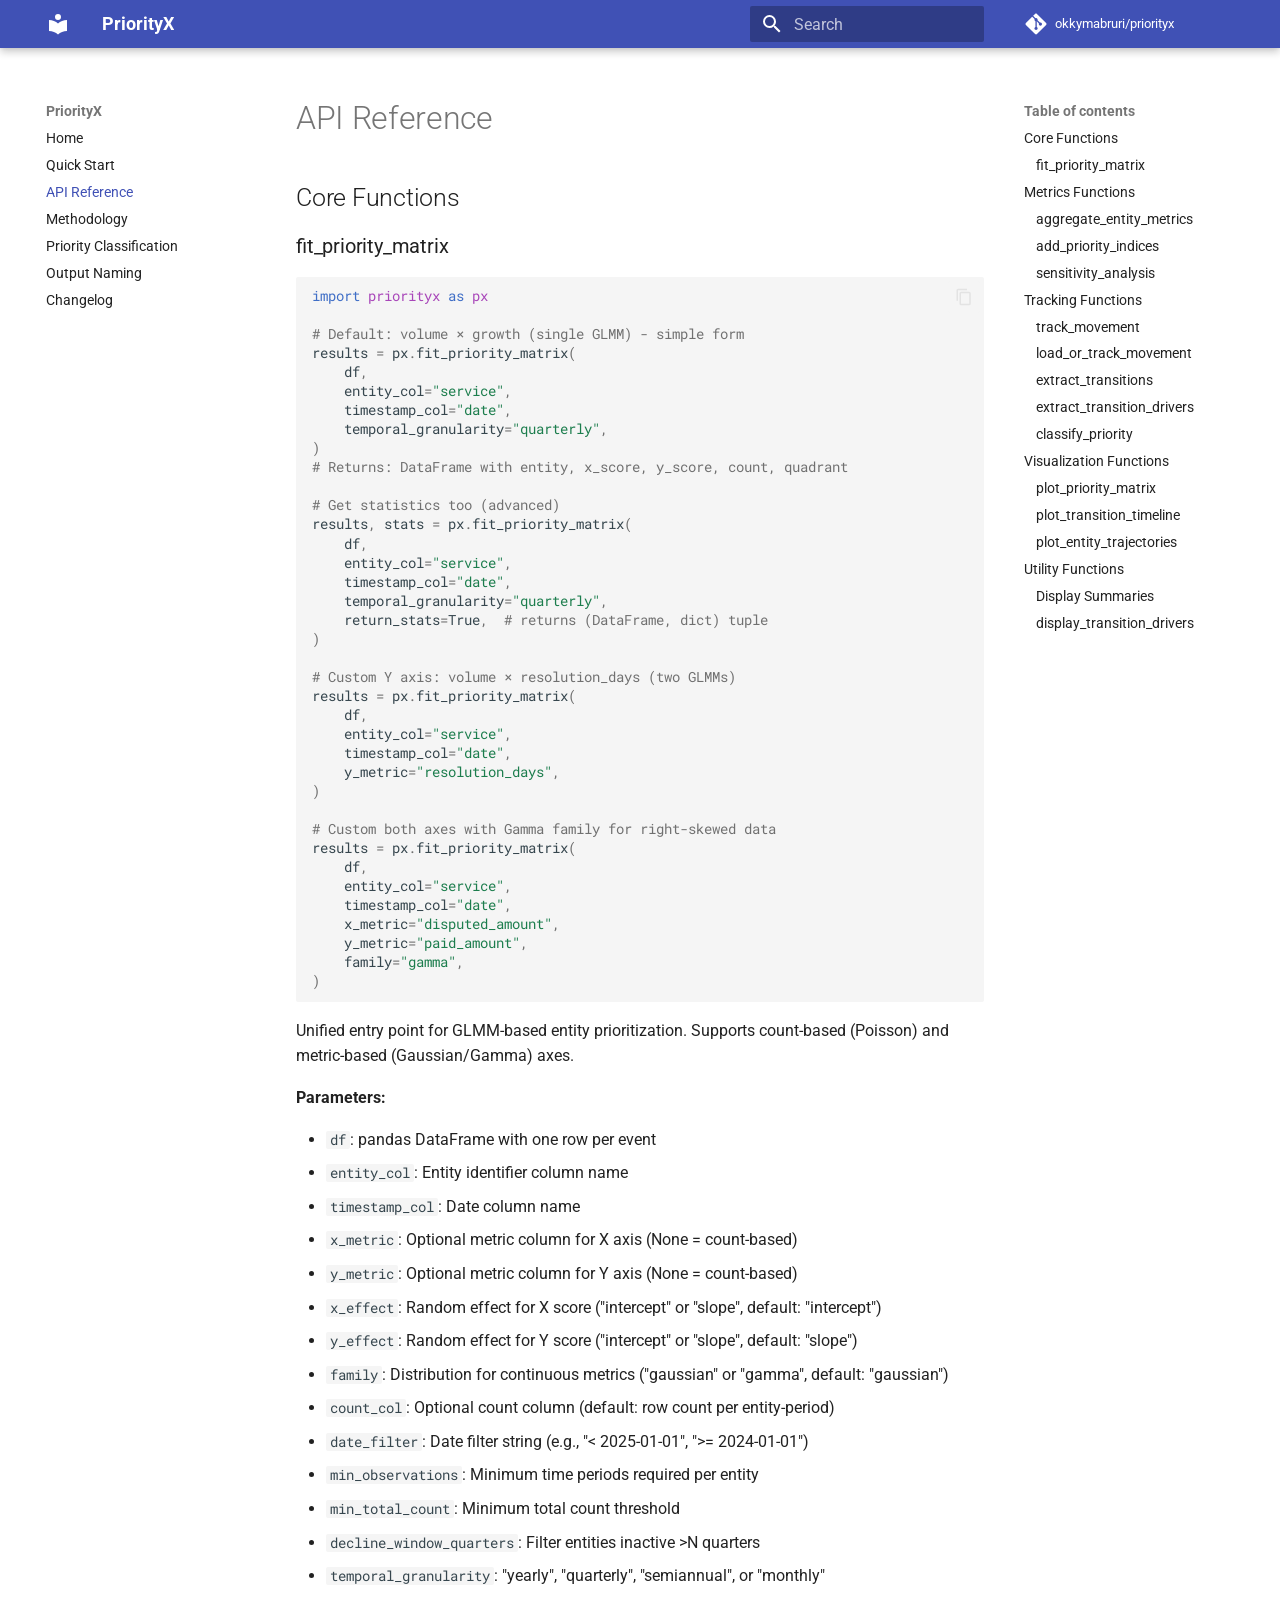
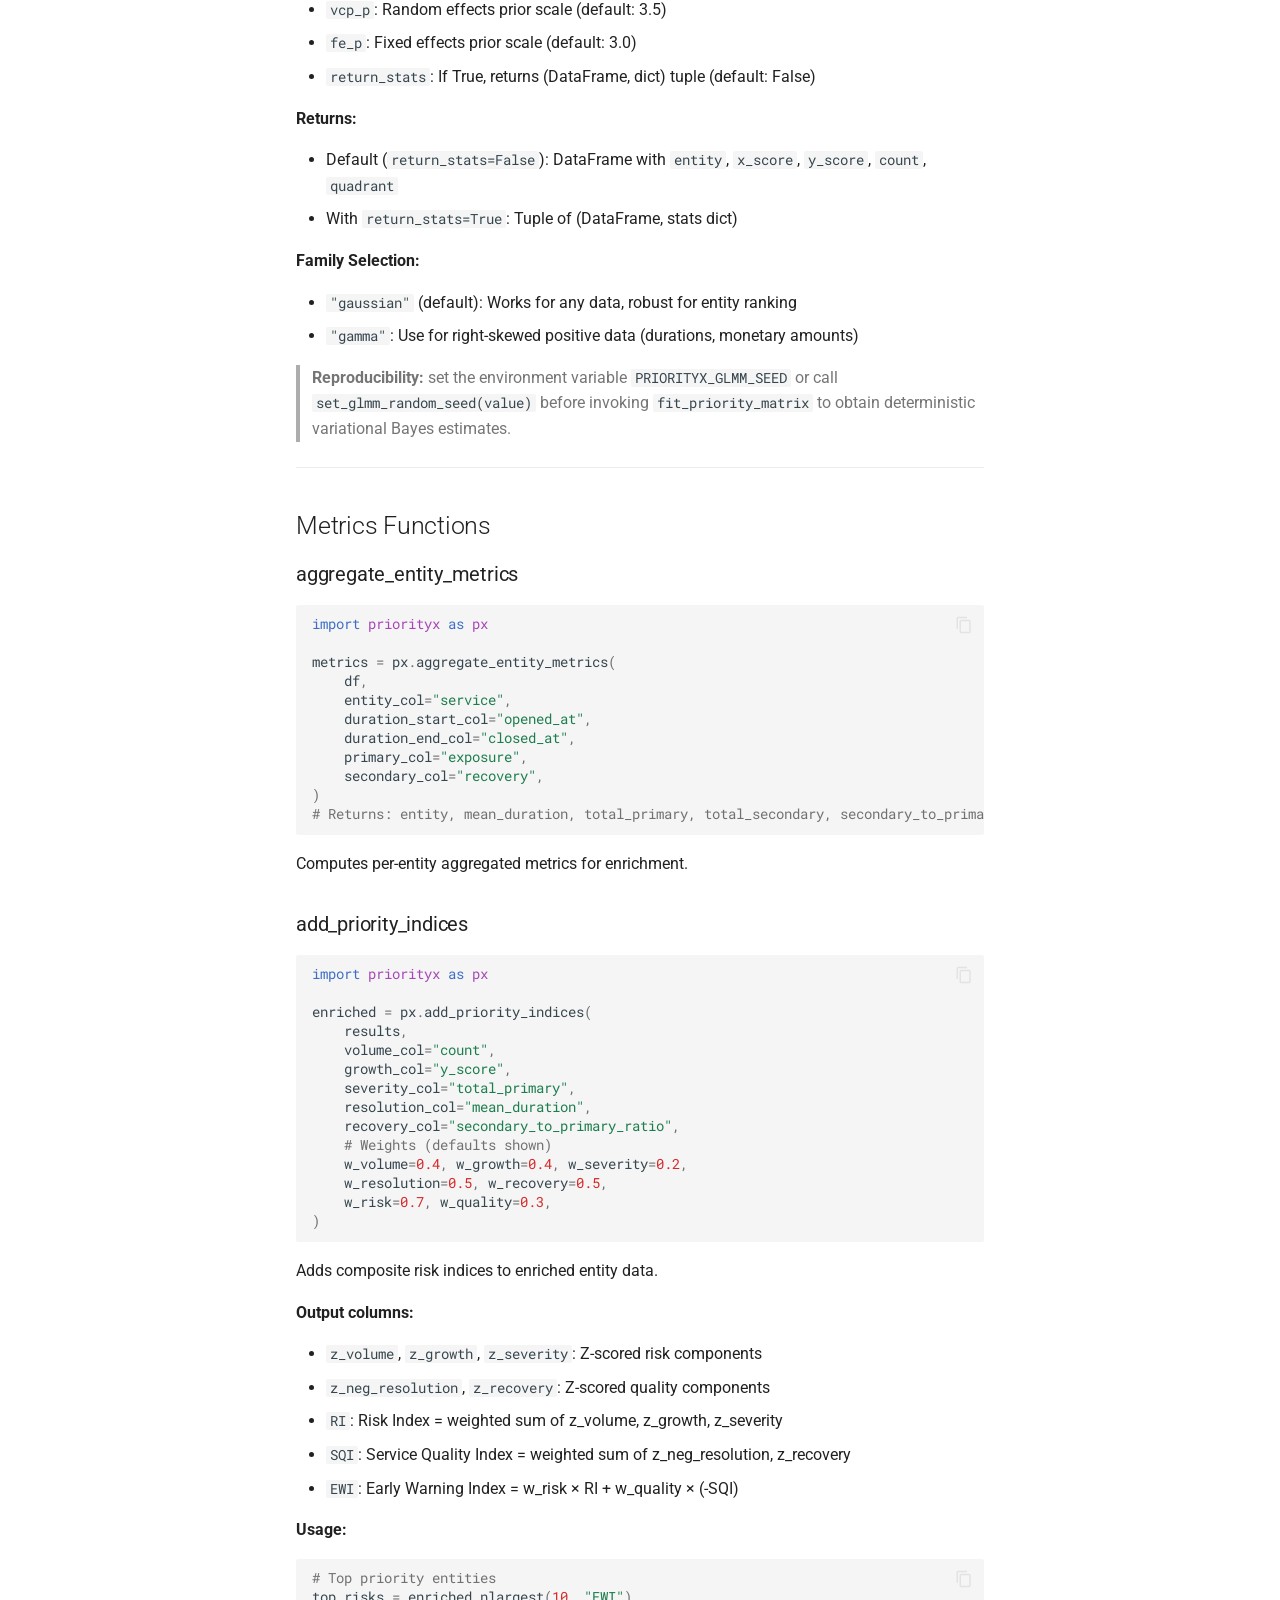
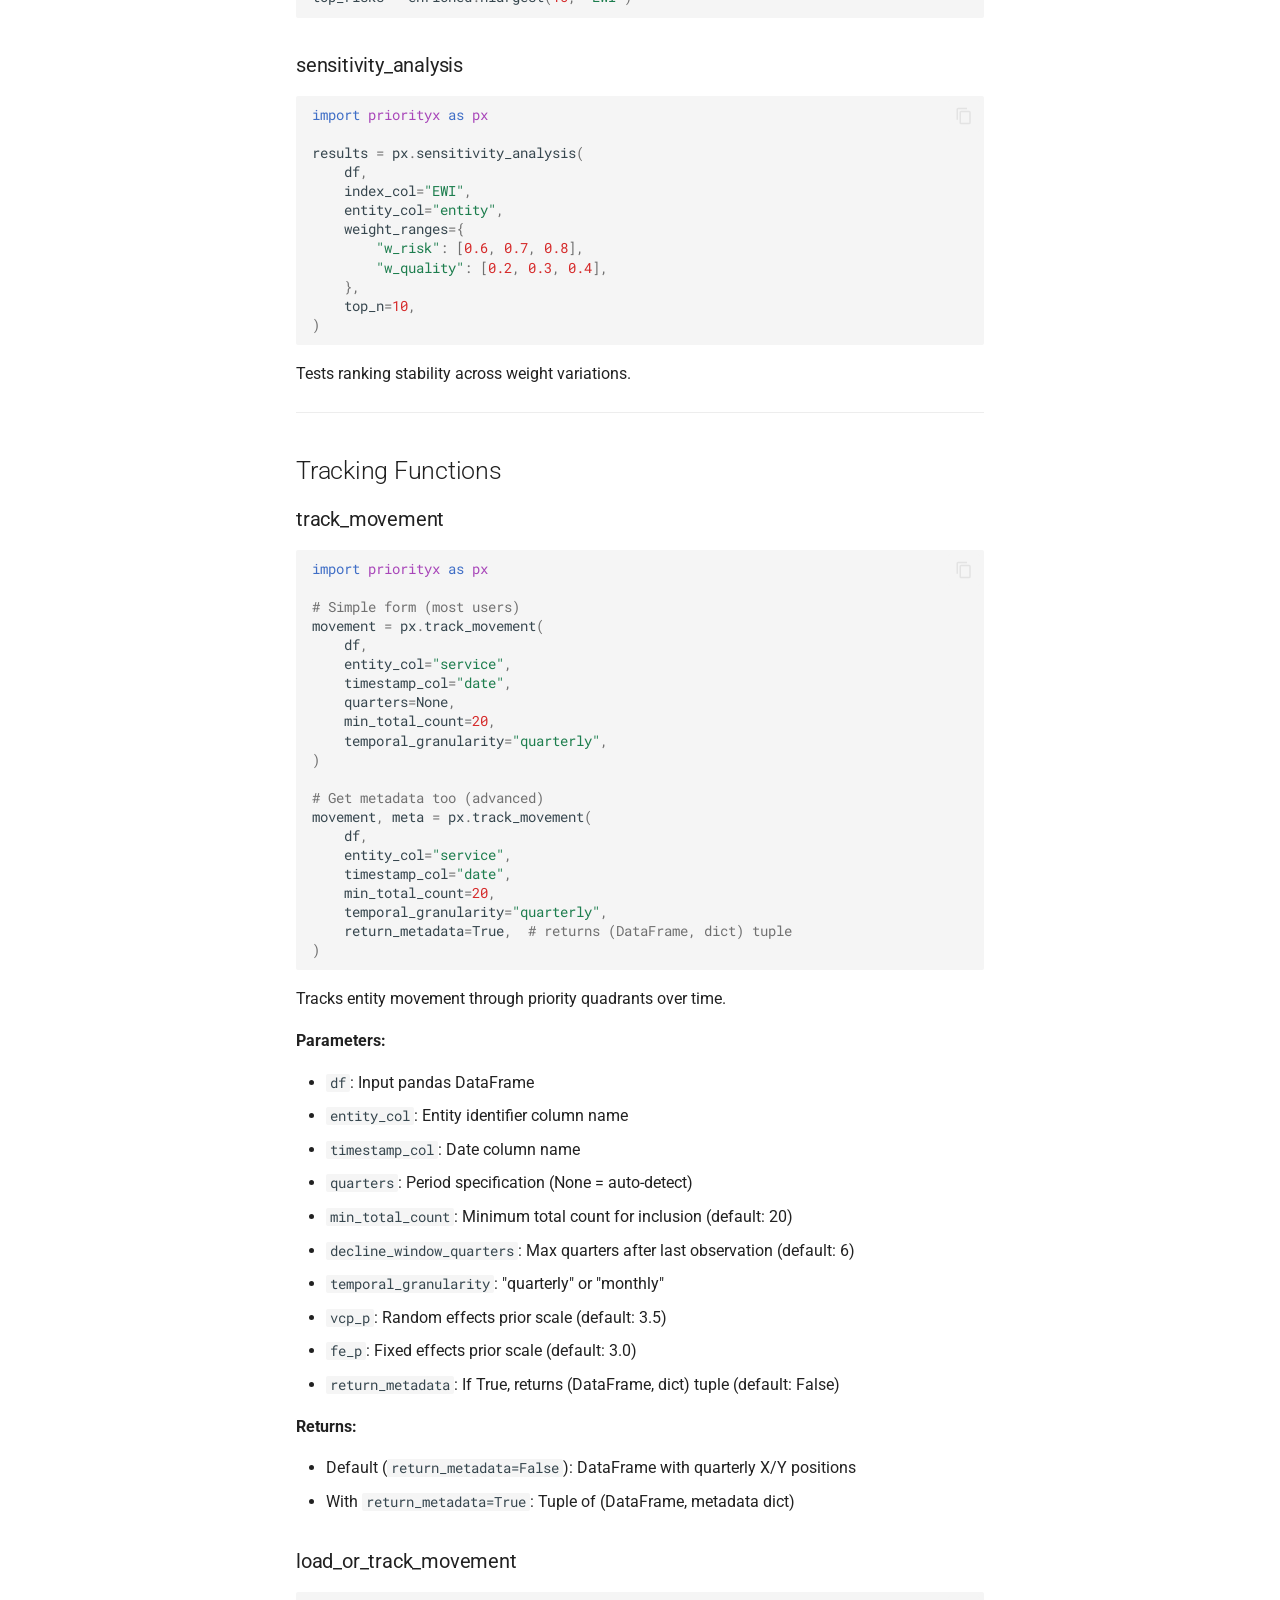
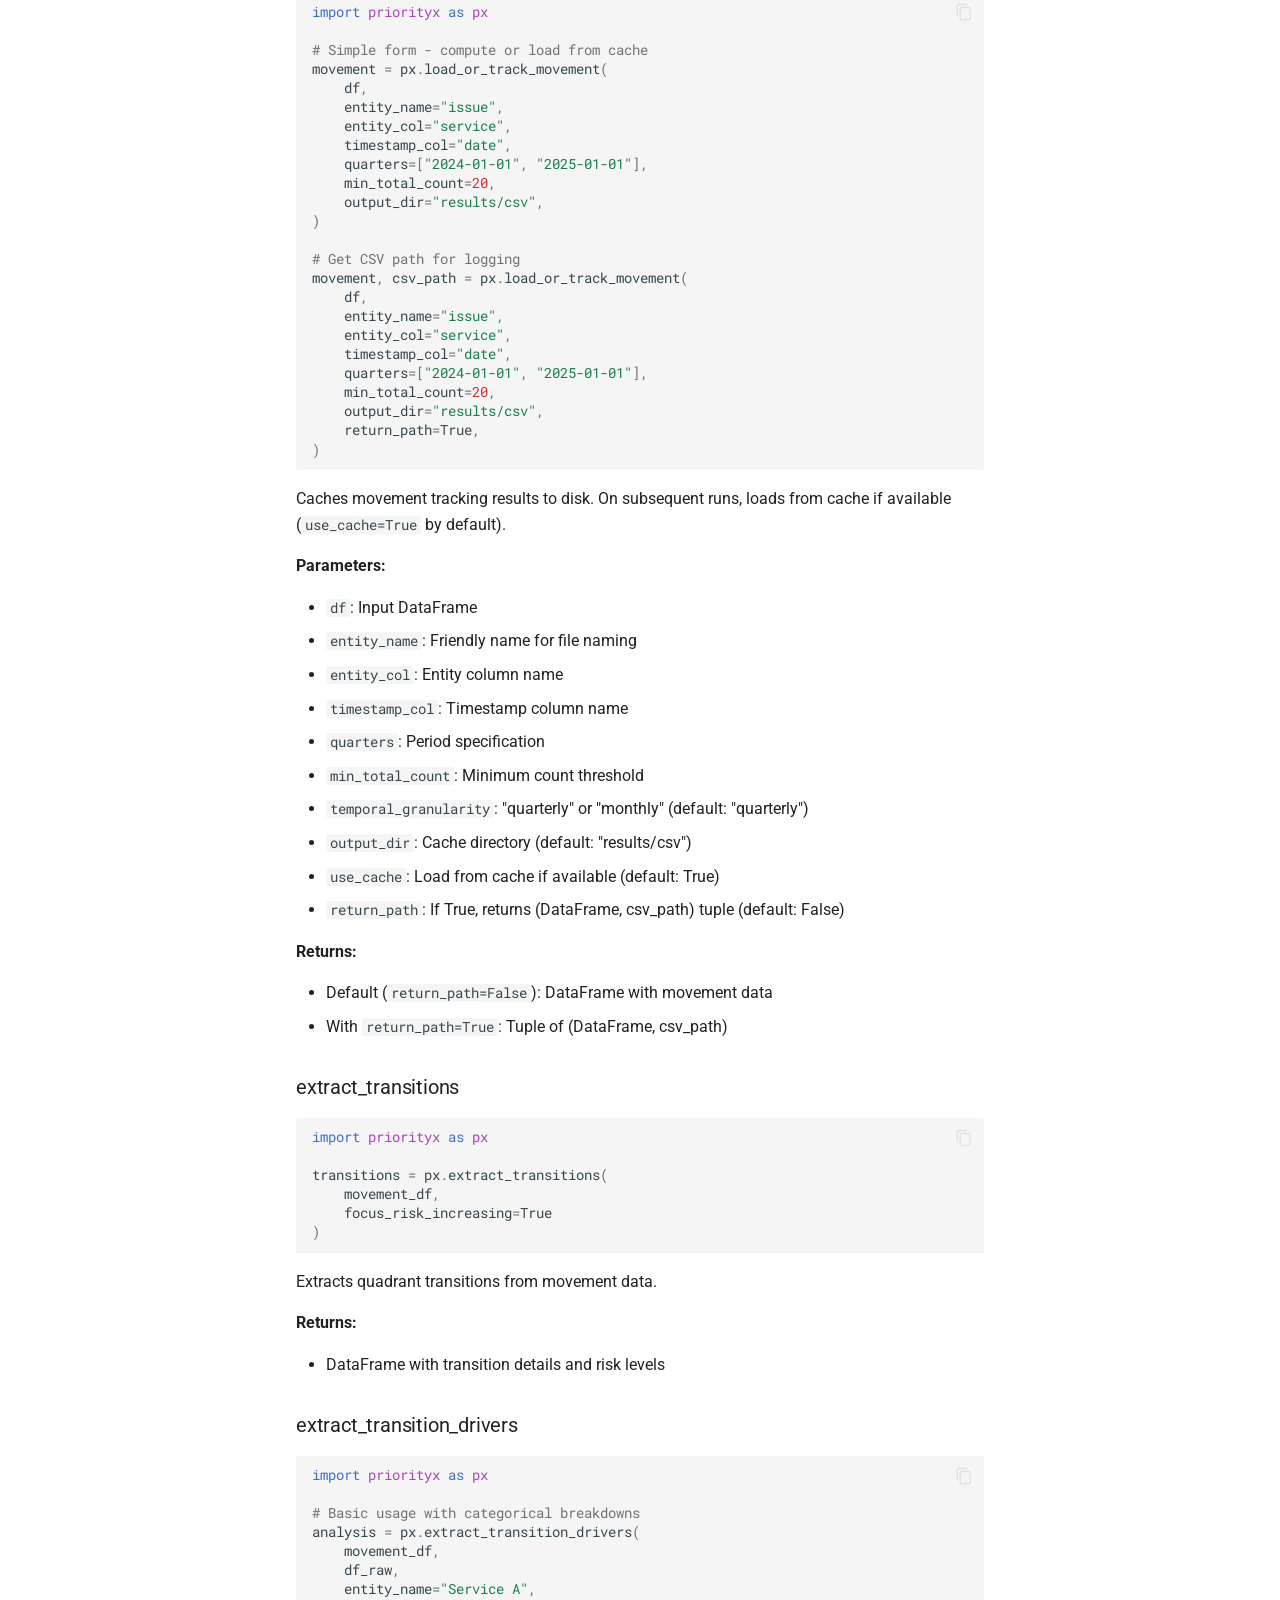
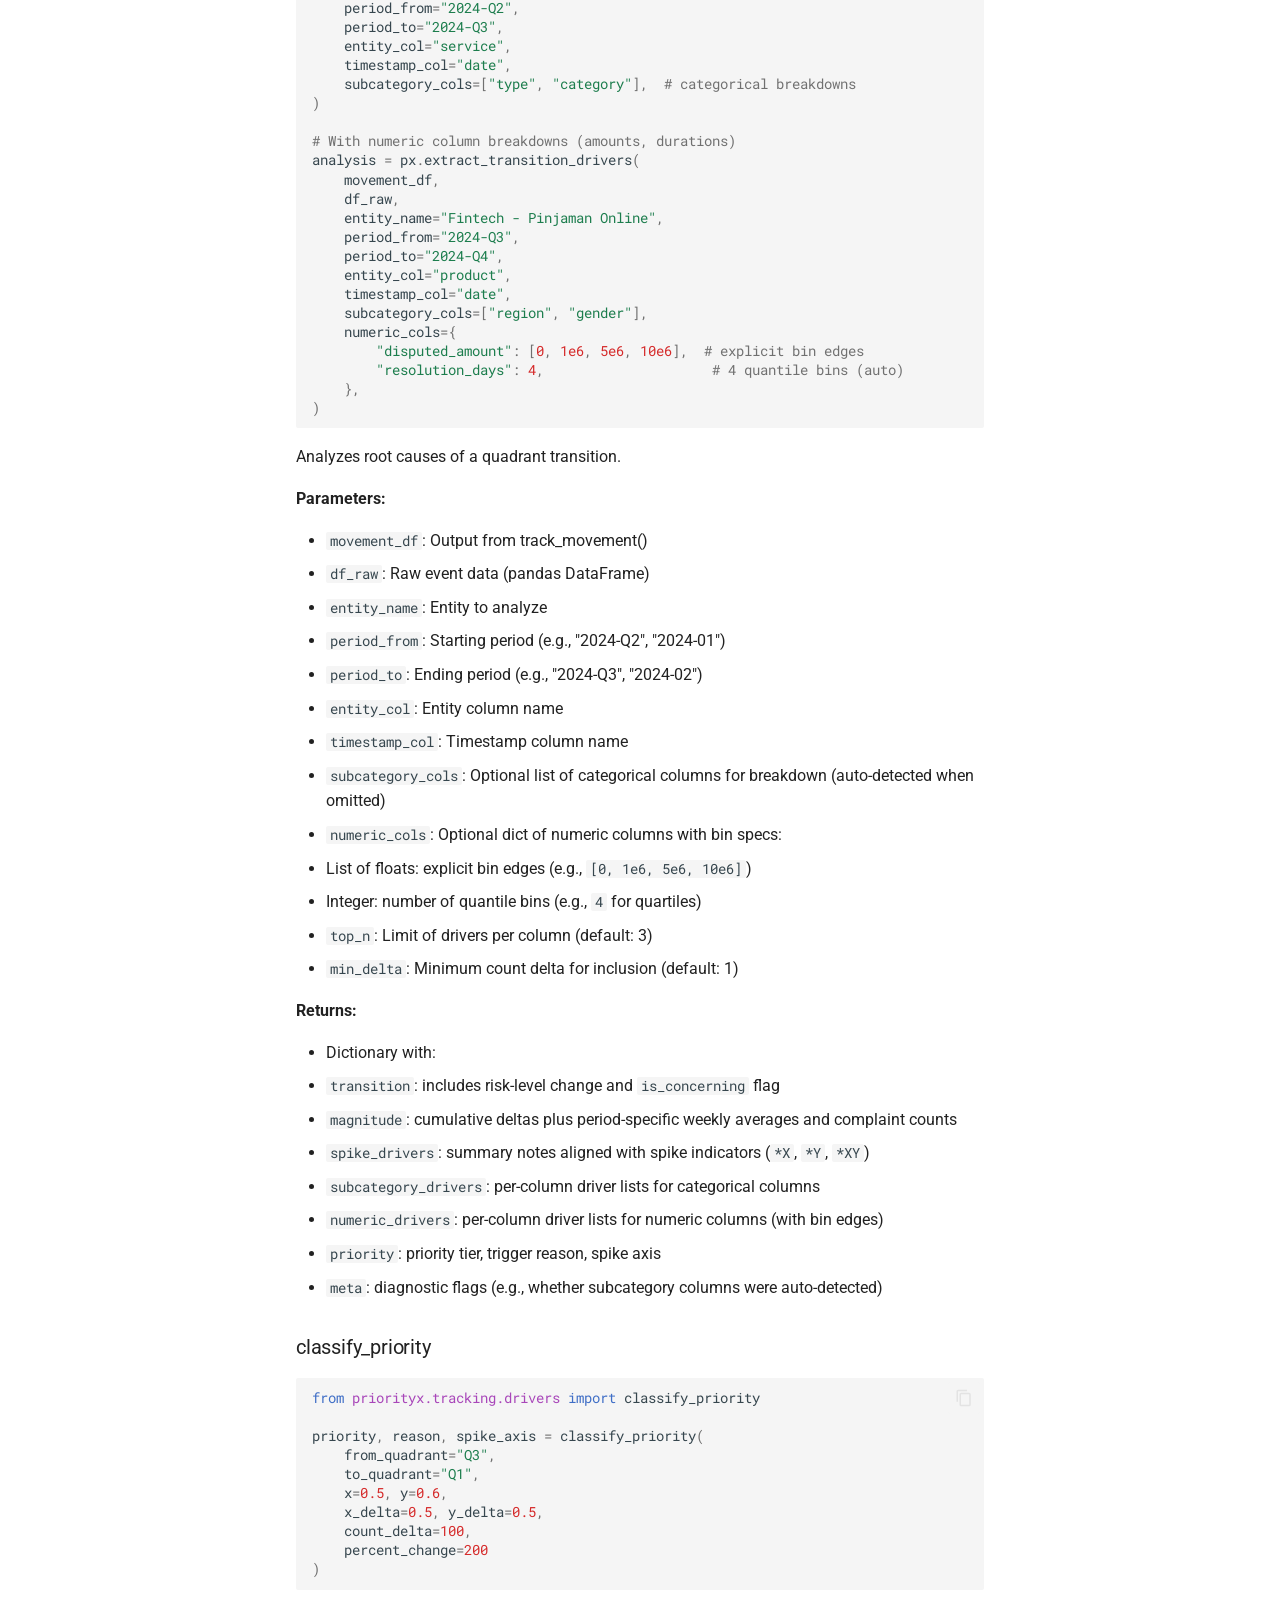
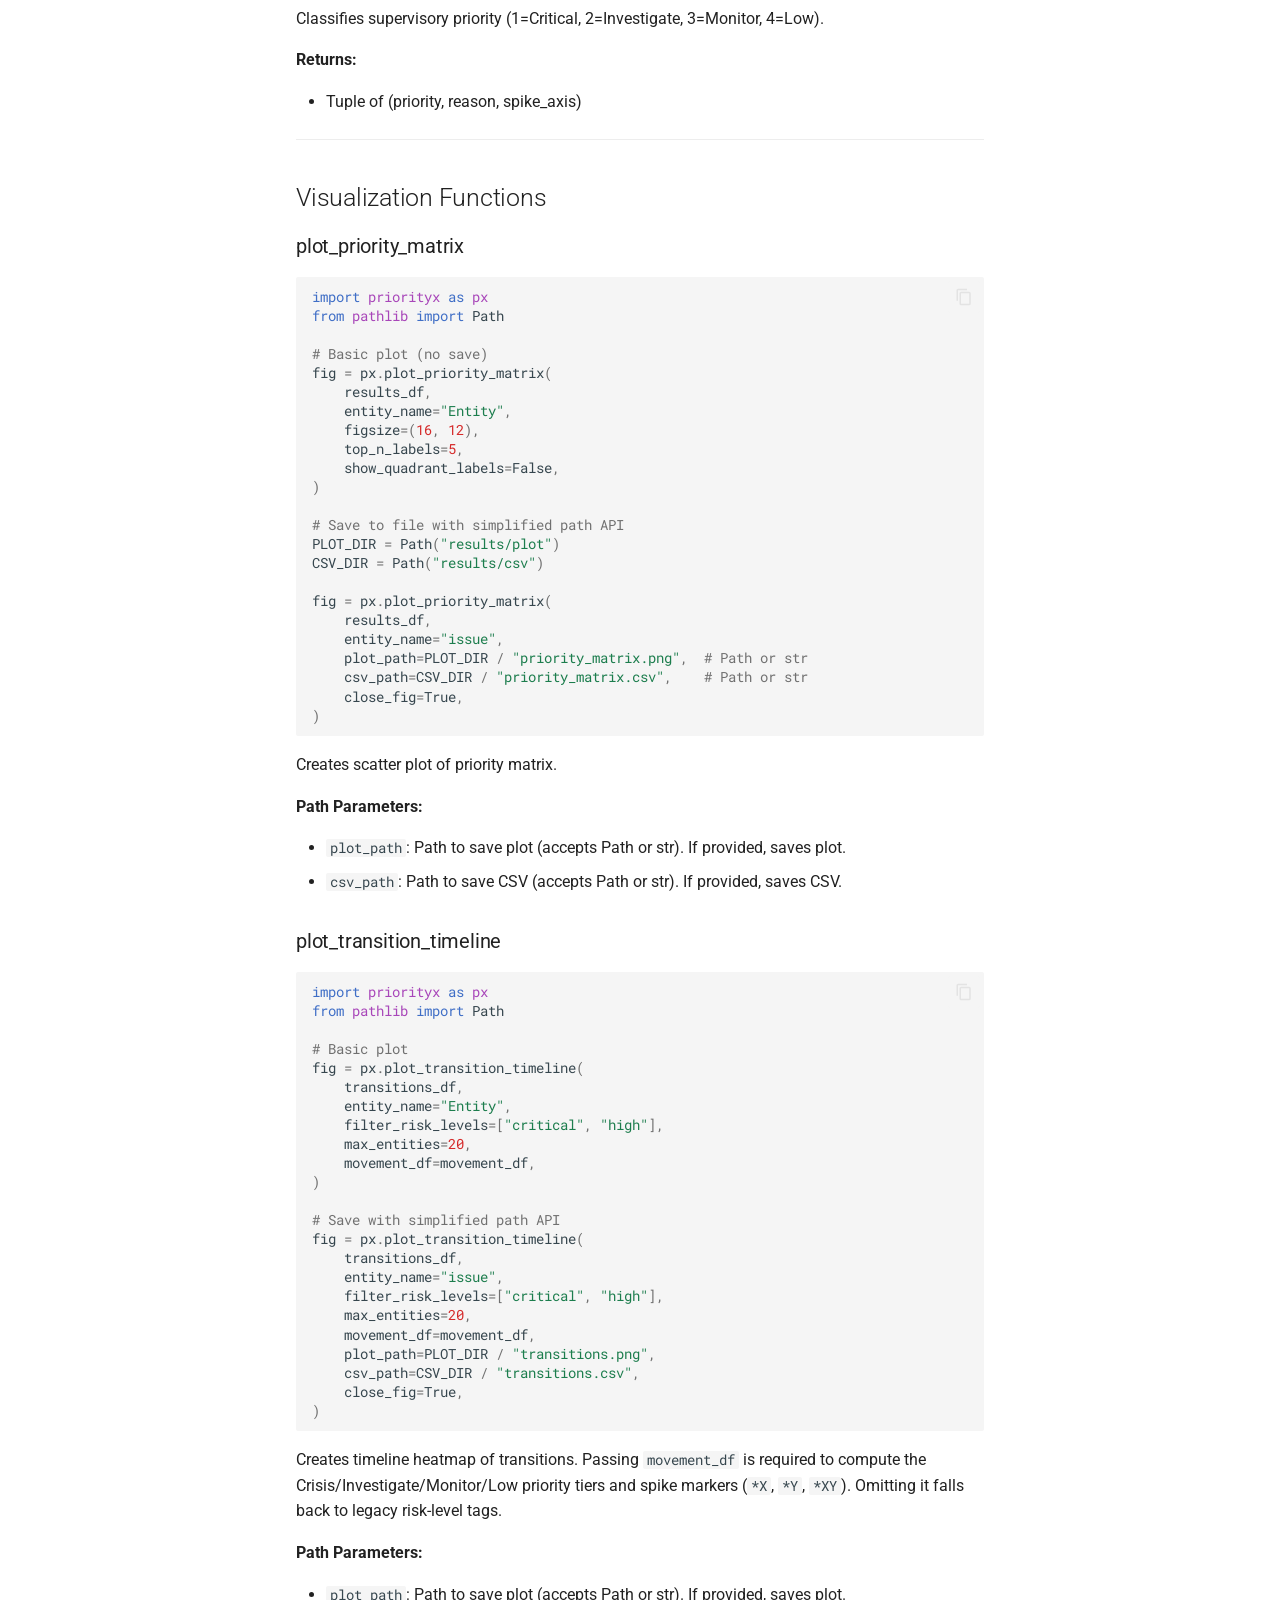
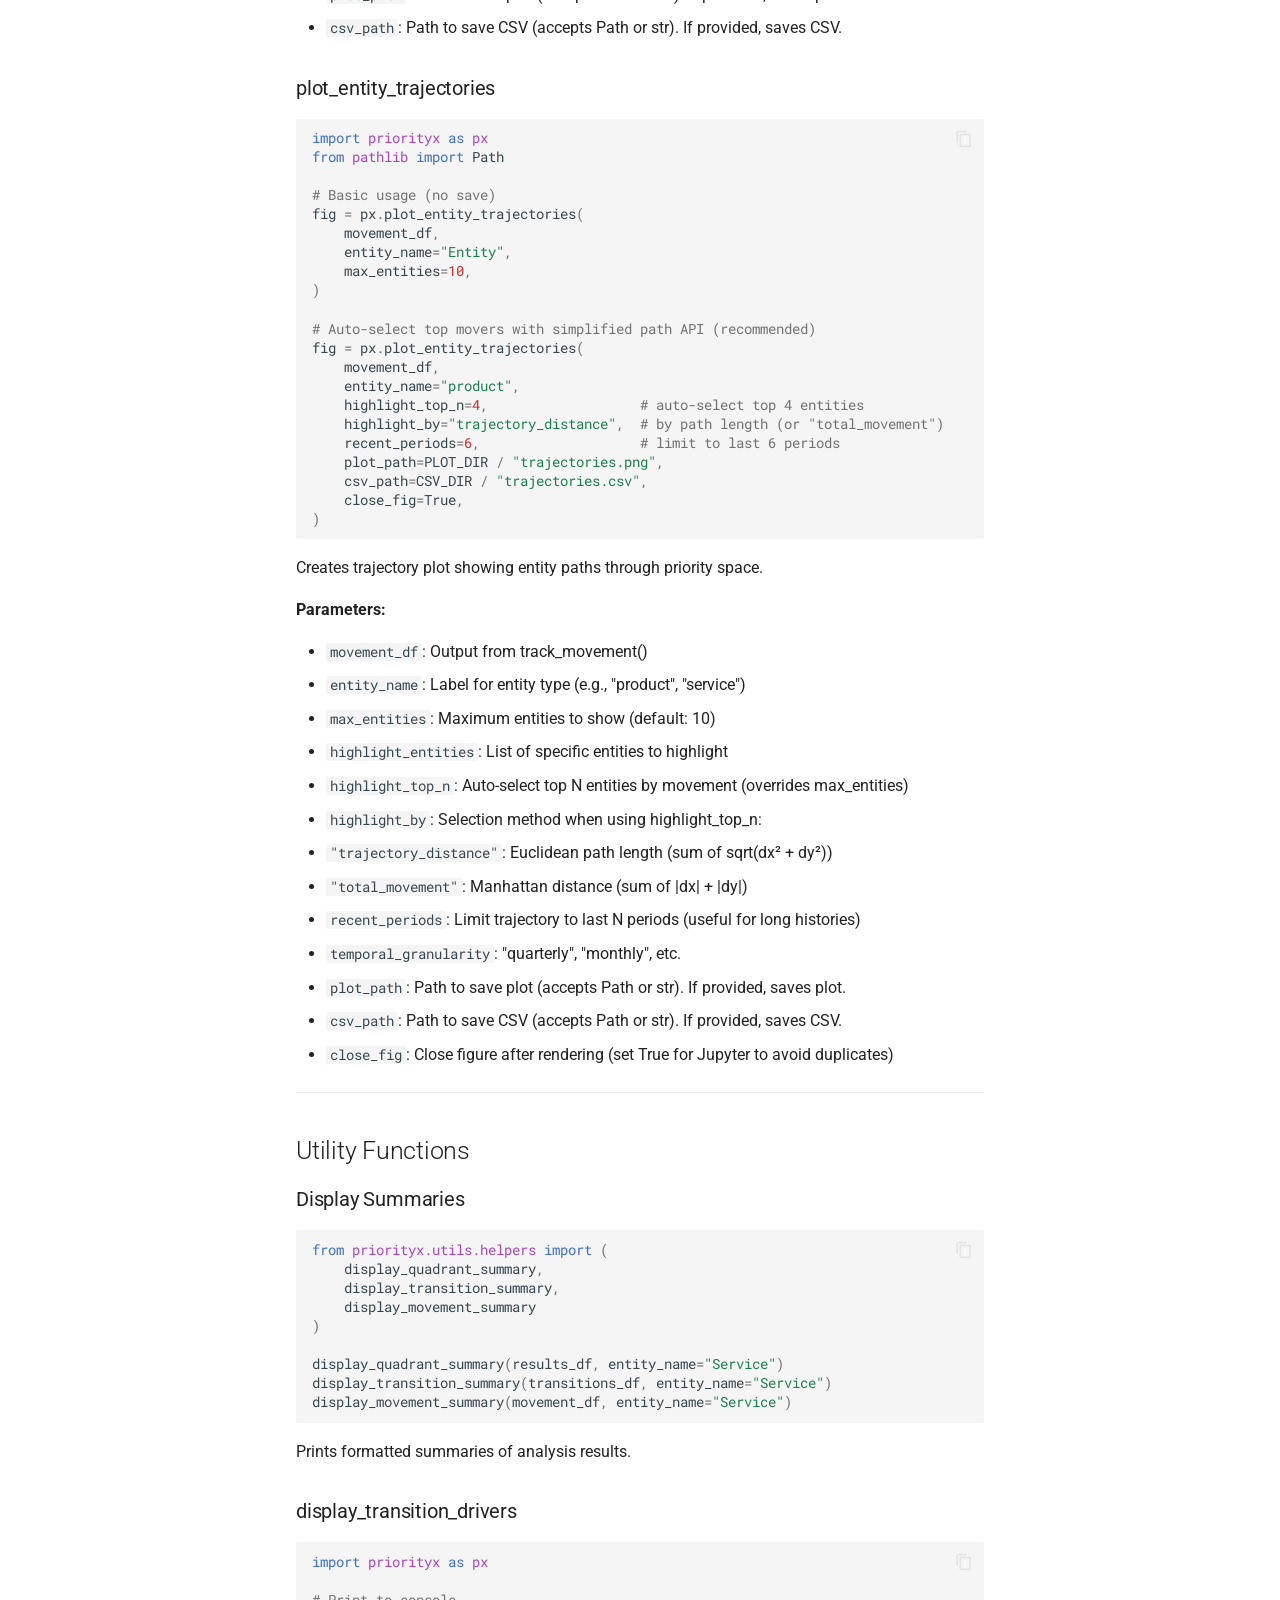
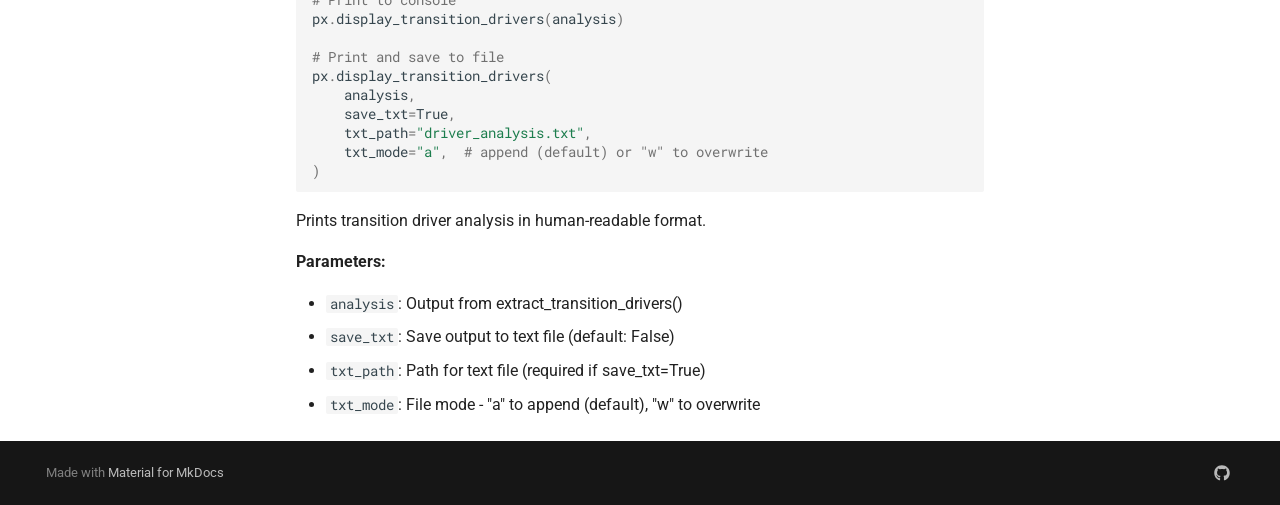
<file: api-reference/index.html>
<!doctype html>
<html lang="en" class="no-js">
  <head>
    
      <meta charset="utf-8">
      <meta name="viewport" content="width=device-width,initial-scale=1">
      
        <meta name="description" content="Priority matrix analysis using GLMM for consumer complaint prioritization">
      
      
      
        <link rel="canonical" href="https://okkymabruri.github.io/priorityx/api-reference/">
      
      
        <link rel="prev" href="../quickstart/">
      
      
        <link rel="next" href="../methodology/">
      
      
        
      
      
      <link rel="icon" href="../assets/images/favicon.png">
      <meta name="generator" content="mkdocs-1.6.1, mkdocs-material-9.7.1">
    
    
      
        <title>API Reference - PriorityX</title>
      
    
    
      <link rel="stylesheet" href="../assets/stylesheets/main.484c7ddc.min.css">
      
        
        <link rel="stylesheet" href="../assets/stylesheets/palette.ab4e12ef.min.css">
      
      


    
    
      
    
    
      
        
        
        <link rel="preconnect" href="https://fonts.gstatic.com" crossorigin>
        <link rel="stylesheet" href="https://fonts.googleapis.com/css?family=Roboto:300,300i,400,400i,700,700i%7CRoboto+Mono:400,400i,700,700i&display=fallback">
        <style>:root{--md-text-font:"Roboto";--md-code-font:"Roboto Mono"}</style>
      
    
    
    <script>__md_scope=new URL("..",location),__md_hash=e=>[...e].reduce(((e,_)=>(e<<5)-e+_.charCodeAt(0)),0),__md_get=(e,_=localStorage,t=__md_scope)=>JSON.parse(_.getItem(t.pathname+"."+e)),__md_set=(e,_,t=localStorage,a=__md_scope)=>{try{t.setItem(a.pathname+"."+e,JSON.stringify(_))}catch(e){}}</script>
    
      

    
    
  </head>
  
  
    
    
    
    
    
    <body dir="ltr" data-md-color-scheme="default" data-md-color-primary="indigo" data-md-color-accent="indigo">
  
    
    <input class="md-toggle" data-md-toggle="drawer" type="checkbox" id="__drawer" autocomplete="off">
    <input class="md-toggle" data-md-toggle="search" type="checkbox" id="__search" autocomplete="off">
    <label class="md-overlay" for="__drawer"></label>
    <div data-md-component="skip">
      
        
        <a href="#api-reference" class="md-skip">
          Skip to content
        </a>
      
    </div>
    <div data-md-component="announce">
      
    </div>
    
    
      

  

<header class="md-header md-header--shadow" data-md-component="header">
  <nav class="md-header__inner md-grid" aria-label="Header">
    <a href="https://okky.dev" title="PriorityX" class="md-header__button md-logo" aria-label="PriorityX" data-md-component="logo">
      
  
  <svg xmlns="http://www.w3.org/2000/svg" viewBox="0 0 24 24"><path d="M12 8a3 3 0 0 0 3-3 3 3 0 0 0-3-3 3 3 0 0 0-3 3 3 3 0 0 0 3 3m0 3.54C9.64 9.35 6.5 8 3 8v11c3.5 0 6.64 1.35 9 3.54 2.36-2.19 5.5-3.54 9-3.54V8c-3.5 0-6.64 1.35-9 3.54"/></svg>

    </a>
    <label class="md-header__button md-icon" for="__drawer">
      
      <svg xmlns="http://www.w3.org/2000/svg" viewBox="0 0 24 24"><path d="M3 6h18v2H3zm0 5h18v2H3zm0 5h18v2H3z"/></svg>
    </label>
    <div class="md-header__title" data-md-component="header-title">
      <div class="md-header__ellipsis">
        <div class="md-header__topic">
          <span class="md-ellipsis">
            PriorityX
          </span>
        </div>
        <div class="md-header__topic" data-md-component="header-topic">
          <span class="md-ellipsis">
            
              API Reference
            
          </span>
        </div>
      </div>
    </div>
    
      
    
    
    
    
      
      
        <label class="md-header__button md-icon" for="__search">
          
          <svg xmlns="http://www.w3.org/2000/svg" viewBox="0 0 24 24"><path d="M9.5 3A6.5 6.5 0 0 1 16 9.5c0 1.61-.59 3.09-1.56 4.23l.27.27h.79l5 5-1.5 1.5-5-5v-.79l-.27-.27A6.52 6.52 0 0 1 9.5 16 6.5 6.5 0 0 1 3 9.5 6.5 6.5 0 0 1 9.5 3m0 2C7 5 5 7 5 9.5S7 14 9.5 14 14 12 14 9.5 12 5 9.5 5"/></svg>
        </label>
        <div class="md-search" data-md-component="search" role="dialog">
  <label class="md-search__overlay" for="__search"></label>
  <div class="md-search__inner" role="search">
    <form class="md-search__form" name="search">
      <input type="text" class="md-search__input" name="query" aria-label="Search" placeholder="Search" autocapitalize="off" autocorrect="off" autocomplete="off" spellcheck="false" data-md-component="search-query" required>
      <label class="md-search__icon md-icon" for="__search">
        
        <svg xmlns="http://www.w3.org/2000/svg" viewBox="0 0 24 24"><path d="M9.5 3A6.5 6.5 0 0 1 16 9.5c0 1.61-.59 3.09-1.56 4.23l.27.27h.79l5 5-1.5 1.5-5-5v-.79l-.27-.27A6.52 6.52 0 0 1 9.5 16 6.5 6.5 0 0 1 3 9.5 6.5 6.5 0 0 1 9.5 3m0 2C7 5 5 7 5 9.5S7 14 9.5 14 14 12 14 9.5 12 5 9.5 5"/></svg>
        
        <svg xmlns="http://www.w3.org/2000/svg" viewBox="0 0 24 24"><path d="M20 11v2H8l5.5 5.5-1.42 1.42L4.16 12l7.92-7.92L13.5 5.5 8 11z"/></svg>
      </label>
      <nav class="md-search__options" aria-label="Search">
        
        <button type="reset" class="md-search__icon md-icon" title="Clear" aria-label="Clear" tabindex="-1">
          
          <svg xmlns="http://www.w3.org/2000/svg" viewBox="0 0 24 24"><path d="M19 6.41 17.59 5 12 10.59 6.41 5 5 6.41 10.59 12 5 17.59 6.41 19 12 13.41 17.59 19 19 17.59 13.41 12z"/></svg>
        </button>
      </nav>
      
    </form>
    <div class="md-search__output">
      <div class="md-search__scrollwrap" tabindex="0" data-md-scrollfix>
        <div class="md-search-result" data-md-component="search-result">
          <div class="md-search-result__meta">
            Initializing search
          </div>
          <ol class="md-search-result__list" role="presentation"></ol>
        </div>
      </div>
    </div>
  </div>
</div>
      
    
    
      <div class="md-header__source">
        <a href="https://github.com/okkymabruri/priorityx" title="Go to repository" class="md-source" data-md-component="source">
  <div class="md-source__icon md-icon">
    
    <svg xmlns="http://www.w3.org/2000/svg" viewBox="0 0 448 512"><!--! Font Awesome Free 7.1.0 by @fontawesome - https://fontawesome.com License - https://fontawesome.com/license/free (Icons: CC BY 4.0, Fonts: SIL OFL 1.1, Code: MIT License) Copyright 2025 Fonticons, Inc.--><path d="M439.6 236.1 244 40.5c-5.4-5.5-12.8-8.5-20.4-8.5s-15 3-20.4 8.4L162.5 81l51.5 51.5c27.1-9.1 52.7 16.8 43.4 43.7l49.7 49.7c34.2-11.8 61.2 31 35.5 56.7-26.5 26.5-70.2-2.9-56-37.3L240.3 199v121.9c25.3 12.5 22.3 41.8 9.1 55-6.4 6.4-15.2 10.1-24.3 10.1s-17.8-3.6-24.3-10.1c-17.6-17.6-11.1-46.9 11.2-56v-123c-20.8-8.5-24.6-30.7-18.6-45L142.6 101 8.5 235.1C3 240.6 0 247.9 0 255.5s3 15 8.5 20.4l195.6 195.7c5.4 5.4 12.7 8.4 20.4 8.4s15-3 20.4-8.4l194.7-194.7c5.4-5.4 8.4-12.8 8.4-20.4s-3-15-8.4-20.4"/></svg>
  </div>
  <div class="md-source__repository">
    okkymabruri/priorityx
  </div>
</a>
      </div>
    
  </nav>
  
</header>
    
    <div class="md-container" data-md-component="container">
      
      
        
          
        
      
      <main class="md-main" data-md-component="main">
        <div class="md-main__inner md-grid">
          
            
              
              <div class="md-sidebar md-sidebar--primary" data-md-component="sidebar" data-md-type="navigation" >
                <div class="md-sidebar__scrollwrap">
                  <div class="md-sidebar__inner">
                    



<nav class="md-nav md-nav--primary" aria-label="Navigation" data-md-level="0">
  <label class="md-nav__title" for="__drawer">
    <a href="https://okky.dev" title="PriorityX" class="md-nav__button md-logo" aria-label="PriorityX" data-md-component="logo">
      
  
  <svg xmlns="http://www.w3.org/2000/svg" viewBox="0 0 24 24"><path d="M12 8a3 3 0 0 0 3-3 3 3 0 0 0-3-3 3 3 0 0 0-3 3 3 3 0 0 0 3 3m0 3.54C9.64 9.35 6.5 8 3 8v11c3.5 0 6.64 1.35 9 3.54 2.36-2.19 5.5-3.54 9-3.54V8c-3.5 0-6.64 1.35-9 3.54"/></svg>

    </a>
    PriorityX
  </label>
  
    <div class="md-nav__source">
      <a href="https://github.com/okkymabruri/priorityx" title="Go to repository" class="md-source" data-md-component="source">
  <div class="md-source__icon md-icon">
    
    <svg xmlns="http://www.w3.org/2000/svg" viewBox="0 0 448 512"><!--! Font Awesome Free 7.1.0 by @fontawesome - https://fontawesome.com License - https://fontawesome.com/license/free (Icons: CC BY 4.0, Fonts: SIL OFL 1.1, Code: MIT License) Copyright 2025 Fonticons, Inc.--><path d="M439.6 236.1 244 40.5c-5.4-5.5-12.8-8.5-20.4-8.5s-15 3-20.4 8.4L162.5 81l51.5 51.5c27.1-9.1 52.7 16.8 43.4 43.7l49.7 49.7c34.2-11.8 61.2 31 35.5 56.7-26.5 26.5-70.2-2.9-56-37.3L240.3 199v121.9c25.3 12.5 22.3 41.8 9.1 55-6.4 6.4-15.2 10.1-24.3 10.1s-17.8-3.6-24.3-10.1c-17.6-17.6-11.1-46.9 11.2-56v-123c-20.8-8.5-24.6-30.7-18.6-45L142.6 101 8.5 235.1C3 240.6 0 247.9 0 255.5s3 15 8.5 20.4l195.6 195.7c5.4 5.4 12.7 8.4 20.4 8.4s15-3 20.4-8.4l194.7-194.7c5.4-5.4 8.4-12.8 8.4-20.4s-3-15-8.4-20.4"/></svg>
  </div>
  <div class="md-source__repository">
    okkymabruri/priorityx
  </div>
</a>
    </div>
  
  <ul class="md-nav__list" data-md-scrollfix>
    
      
      
  
  
  
  
    <li class="md-nav__item">
      <a href=".." class="md-nav__link">
        
  
  
  <span class="md-ellipsis">
    
  
    Home
  

    
  </span>
  
  

      </a>
    </li>
  

    
      
      
  
  
  
  
    <li class="md-nav__item">
      <a href="../quickstart/" class="md-nav__link">
        
  
  
  <span class="md-ellipsis">
    
  
    Quick Start
  

    
  </span>
  
  

      </a>
    </li>
  

    
      
      
  
  
    
  
  
  
    <li class="md-nav__item md-nav__item--active">
      
      <input class="md-nav__toggle md-toggle" type="checkbox" id="__toc">
      
      
        
      
      
        <label class="md-nav__link md-nav__link--active" for="__toc">
          
  
  
  <span class="md-ellipsis">
    
  
    API Reference
  

    
  </span>
  
  

          <span class="md-nav__icon md-icon"></span>
        </label>
      
      <a href="./" class="md-nav__link md-nav__link--active">
        
  
  
  <span class="md-ellipsis">
    
  
    API Reference
  

    
  </span>
  
  

      </a>
      
        

<nav class="md-nav md-nav--secondary" aria-label="Table of contents">
  
  
  
    
  
  
    <label class="md-nav__title" for="__toc">
      <span class="md-nav__icon md-icon"></span>
      Table of contents
    </label>
    <ul class="md-nav__list" data-md-component="toc" data-md-scrollfix>
      
        <li class="md-nav__item">
  <a href="#core-functions" class="md-nav__link">
    <span class="md-ellipsis">
      
        Core Functions
      
    </span>
  </a>
  
    <nav class="md-nav" aria-label="Core Functions">
      <ul class="md-nav__list">
        
          <li class="md-nav__item">
  <a href="#fit_priority_matrix" class="md-nav__link">
    <span class="md-ellipsis">
      
        fit_priority_matrix
      
    </span>
  </a>
  
</li>
        
      </ul>
    </nav>
  
</li>
      
        <li class="md-nav__item">
  <a href="#metrics-functions" class="md-nav__link">
    <span class="md-ellipsis">
      
        Metrics Functions
      
    </span>
  </a>
  
    <nav class="md-nav" aria-label="Metrics Functions">
      <ul class="md-nav__list">
        
          <li class="md-nav__item">
  <a href="#aggregate_entity_metrics" class="md-nav__link">
    <span class="md-ellipsis">
      
        aggregate_entity_metrics
      
    </span>
  </a>
  
</li>
        
          <li class="md-nav__item">
  <a href="#add_priority_indices" class="md-nav__link">
    <span class="md-ellipsis">
      
        add_priority_indices
      
    </span>
  </a>
  
</li>
        
          <li class="md-nav__item">
  <a href="#sensitivity_analysis" class="md-nav__link">
    <span class="md-ellipsis">
      
        sensitivity_analysis
      
    </span>
  </a>
  
</li>
        
      </ul>
    </nav>
  
</li>
      
        <li class="md-nav__item">
  <a href="#tracking-functions" class="md-nav__link">
    <span class="md-ellipsis">
      
        Tracking Functions
      
    </span>
  </a>
  
    <nav class="md-nav" aria-label="Tracking Functions">
      <ul class="md-nav__list">
        
          <li class="md-nav__item">
  <a href="#track_movement" class="md-nav__link">
    <span class="md-ellipsis">
      
        track_movement
      
    </span>
  </a>
  
</li>
        
          <li class="md-nav__item">
  <a href="#load_or_track_movement" class="md-nav__link">
    <span class="md-ellipsis">
      
        load_or_track_movement
      
    </span>
  </a>
  
</li>
        
          <li class="md-nav__item">
  <a href="#extract_transitions" class="md-nav__link">
    <span class="md-ellipsis">
      
        extract_transitions
      
    </span>
  </a>
  
</li>
        
          <li class="md-nav__item">
  <a href="#extract_transition_drivers" class="md-nav__link">
    <span class="md-ellipsis">
      
        extract_transition_drivers
      
    </span>
  </a>
  
</li>
        
          <li class="md-nav__item">
  <a href="#classify_priority" class="md-nav__link">
    <span class="md-ellipsis">
      
        classify_priority
      
    </span>
  </a>
  
</li>
        
      </ul>
    </nav>
  
</li>
      
        <li class="md-nav__item">
  <a href="#visualization-functions" class="md-nav__link">
    <span class="md-ellipsis">
      
        Visualization Functions
      
    </span>
  </a>
  
    <nav class="md-nav" aria-label="Visualization Functions">
      <ul class="md-nav__list">
        
          <li class="md-nav__item">
  <a href="#plot_priority_matrix" class="md-nav__link">
    <span class="md-ellipsis">
      
        plot_priority_matrix
      
    </span>
  </a>
  
</li>
        
          <li class="md-nav__item">
  <a href="#plot_transition_timeline" class="md-nav__link">
    <span class="md-ellipsis">
      
        plot_transition_timeline
      
    </span>
  </a>
  
</li>
        
          <li class="md-nav__item">
  <a href="#plot_entity_trajectories" class="md-nav__link">
    <span class="md-ellipsis">
      
        plot_entity_trajectories
      
    </span>
  </a>
  
</li>
        
      </ul>
    </nav>
  
</li>
      
        <li class="md-nav__item">
  <a href="#utility-functions" class="md-nav__link">
    <span class="md-ellipsis">
      
        Utility Functions
      
    </span>
  </a>
  
    <nav class="md-nav" aria-label="Utility Functions">
      <ul class="md-nav__list">
        
          <li class="md-nav__item">
  <a href="#display-summaries" class="md-nav__link">
    <span class="md-ellipsis">
      
        Display Summaries
      
    </span>
  </a>
  
</li>
        
          <li class="md-nav__item">
  <a href="#display_transition_drivers" class="md-nav__link">
    <span class="md-ellipsis">
      
        display_transition_drivers
      
    </span>
  </a>
  
</li>
        
      </ul>
    </nav>
  
</li>
      
    </ul>
  
</nav>
      
    </li>
  

    
      
      
  
  
  
  
    <li class="md-nav__item">
      <a href="../methodology/" class="md-nav__link">
        
  
  
  <span class="md-ellipsis">
    
  
    Methodology
  

    
  </span>
  
  

      </a>
    </li>
  

    
      
      
  
  
  
  
    <li class="md-nav__item">
      <a href="../priority_classification/" class="md-nav__link">
        
  
  
  <span class="md-ellipsis">
    
  
    Priority Classification
  

    
  </span>
  
  

      </a>
    </li>
  

    
      
      
  
  
  
  
    <li class="md-nav__item">
      <a href="../output_naming/" class="md-nav__link">
        
  
  
  <span class="md-ellipsis">
    
  
    Output Naming
  

    
  </span>
  
  

      </a>
    </li>
  

    
      
      
  
  
  
  
    <li class="md-nav__item">
      <a href="../changelog/" class="md-nav__link">
        
  
  
  <span class="md-ellipsis">
    
  
    Changelog
  

    
  </span>
  
  

      </a>
    </li>
  

    
  </ul>
</nav>
                  </div>
                </div>
              </div>
            
            
              
              <div class="md-sidebar md-sidebar--secondary" data-md-component="sidebar" data-md-type="toc" >
                <div class="md-sidebar__scrollwrap">
                  <div class="md-sidebar__inner">
                    

<nav class="md-nav md-nav--secondary" aria-label="Table of contents">
  
  
  
    
  
  
    <label class="md-nav__title" for="__toc">
      <span class="md-nav__icon md-icon"></span>
      Table of contents
    </label>
    <ul class="md-nav__list" data-md-component="toc" data-md-scrollfix>
      
        <li class="md-nav__item">
  <a href="#core-functions" class="md-nav__link">
    <span class="md-ellipsis">
      
        Core Functions
      
    </span>
  </a>
  
    <nav class="md-nav" aria-label="Core Functions">
      <ul class="md-nav__list">
        
          <li class="md-nav__item">
  <a href="#fit_priority_matrix" class="md-nav__link">
    <span class="md-ellipsis">
      
        fit_priority_matrix
      
    </span>
  </a>
  
</li>
        
      </ul>
    </nav>
  
</li>
      
        <li class="md-nav__item">
  <a href="#metrics-functions" class="md-nav__link">
    <span class="md-ellipsis">
      
        Metrics Functions
      
    </span>
  </a>
  
    <nav class="md-nav" aria-label="Metrics Functions">
      <ul class="md-nav__list">
        
          <li class="md-nav__item">
  <a href="#aggregate_entity_metrics" class="md-nav__link">
    <span class="md-ellipsis">
      
        aggregate_entity_metrics
      
    </span>
  </a>
  
</li>
        
          <li class="md-nav__item">
  <a href="#add_priority_indices" class="md-nav__link">
    <span class="md-ellipsis">
      
        add_priority_indices
      
    </span>
  </a>
  
</li>
        
          <li class="md-nav__item">
  <a href="#sensitivity_analysis" class="md-nav__link">
    <span class="md-ellipsis">
      
        sensitivity_analysis
      
    </span>
  </a>
  
</li>
        
      </ul>
    </nav>
  
</li>
      
        <li class="md-nav__item">
  <a href="#tracking-functions" class="md-nav__link">
    <span class="md-ellipsis">
      
        Tracking Functions
      
    </span>
  </a>
  
    <nav class="md-nav" aria-label="Tracking Functions">
      <ul class="md-nav__list">
        
          <li class="md-nav__item">
  <a href="#track_movement" class="md-nav__link">
    <span class="md-ellipsis">
      
        track_movement
      
    </span>
  </a>
  
</li>
        
          <li class="md-nav__item">
  <a href="#load_or_track_movement" class="md-nav__link">
    <span class="md-ellipsis">
      
        load_or_track_movement
      
    </span>
  </a>
  
</li>
        
          <li class="md-nav__item">
  <a href="#extract_transitions" class="md-nav__link">
    <span class="md-ellipsis">
      
        extract_transitions
      
    </span>
  </a>
  
</li>
        
          <li class="md-nav__item">
  <a href="#extract_transition_drivers" class="md-nav__link">
    <span class="md-ellipsis">
      
        extract_transition_drivers
      
    </span>
  </a>
  
</li>
        
          <li class="md-nav__item">
  <a href="#classify_priority" class="md-nav__link">
    <span class="md-ellipsis">
      
        classify_priority
      
    </span>
  </a>
  
</li>
        
      </ul>
    </nav>
  
</li>
      
        <li class="md-nav__item">
  <a href="#visualization-functions" class="md-nav__link">
    <span class="md-ellipsis">
      
        Visualization Functions
      
    </span>
  </a>
  
    <nav class="md-nav" aria-label="Visualization Functions">
      <ul class="md-nav__list">
        
          <li class="md-nav__item">
  <a href="#plot_priority_matrix" class="md-nav__link">
    <span class="md-ellipsis">
      
        plot_priority_matrix
      
    </span>
  </a>
  
</li>
        
          <li class="md-nav__item">
  <a href="#plot_transition_timeline" class="md-nav__link">
    <span class="md-ellipsis">
      
        plot_transition_timeline
      
    </span>
  </a>
  
</li>
        
          <li class="md-nav__item">
  <a href="#plot_entity_trajectories" class="md-nav__link">
    <span class="md-ellipsis">
      
        plot_entity_trajectories
      
    </span>
  </a>
  
</li>
        
      </ul>
    </nav>
  
</li>
      
        <li class="md-nav__item">
  <a href="#utility-functions" class="md-nav__link">
    <span class="md-ellipsis">
      
        Utility Functions
      
    </span>
  </a>
  
    <nav class="md-nav" aria-label="Utility Functions">
      <ul class="md-nav__list">
        
          <li class="md-nav__item">
  <a href="#display-summaries" class="md-nav__link">
    <span class="md-ellipsis">
      
        Display Summaries
      
    </span>
  </a>
  
</li>
        
          <li class="md-nav__item">
  <a href="#display_transition_drivers" class="md-nav__link">
    <span class="md-ellipsis">
      
        display_transition_drivers
      
    </span>
  </a>
  
</li>
        
      </ul>
    </nav>
  
</li>
      
    </ul>
  
</nav>
                  </div>
                </div>
              </div>
            
          
          
            <div class="md-content" data-md-component="content">
              
              <article class="md-content__inner md-typeset">
                
                  


  
  


<h1 id="api-reference">API Reference<a class="headerlink" href="#api-reference" title="Permanent link">&para;</a></h1>
<h2 id="core-functions">Core Functions<a class="headerlink" href="#core-functions" title="Permanent link">&para;</a></h2>
<h3 id="fit_priority_matrix">fit_priority_matrix<a class="headerlink" href="#fit_priority_matrix" title="Permanent link">&para;</a></h3>
<div class="highlight"><pre><span></span><code><a id="__codelineno-0-1" name="__codelineno-0-1" href="#__codelineno-0-1"></a><span class="kn">import</span><span class="w"> </span><span class="nn">priorityx</span><span class="w"> </span><span class="k">as</span><span class="w"> </span><span class="nn">px</span>
<a id="__codelineno-0-2" name="__codelineno-0-2" href="#__codelineno-0-2"></a>
<a id="__codelineno-0-3" name="__codelineno-0-3" href="#__codelineno-0-3"></a><span class="c1"># Default: volume × growth (single GLMM) - simple form</span>
<a id="__codelineno-0-4" name="__codelineno-0-4" href="#__codelineno-0-4"></a><span class="n">results</span> <span class="o">=</span> <span class="n">px</span><span class="o">.</span><span class="n">fit_priority_matrix</span><span class="p">(</span>
<a id="__codelineno-0-5" name="__codelineno-0-5" href="#__codelineno-0-5"></a>    <span class="n">df</span><span class="p">,</span>
<a id="__codelineno-0-6" name="__codelineno-0-6" href="#__codelineno-0-6"></a>    <span class="n">entity_col</span><span class="o">=</span><span class="s2">&quot;service&quot;</span><span class="p">,</span>
<a id="__codelineno-0-7" name="__codelineno-0-7" href="#__codelineno-0-7"></a>    <span class="n">timestamp_col</span><span class="o">=</span><span class="s2">&quot;date&quot;</span><span class="p">,</span>
<a id="__codelineno-0-8" name="__codelineno-0-8" href="#__codelineno-0-8"></a>    <span class="n">temporal_granularity</span><span class="o">=</span><span class="s2">&quot;quarterly&quot;</span><span class="p">,</span>
<a id="__codelineno-0-9" name="__codelineno-0-9" href="#__codelineno-0-9"></a><span class="p">)</span>
<a id="__codelineno-0-10" name="__codelineno-0-10" href="#__codelineno-0-10"></a><span class="c1"># Returns: DataFrame with entity, x_score, y_score, count, quadrant</span>
<a id="__codelineno-0-11" name="__codelineno-0-11" href="#__codelineno-0-11"></a>
<a id="__codelineno-0-12" name="__codelineno-0-12" href="#__codelineno-0-12"></a><span class="c1"># Get statistics too (advanced)</span>
<a id="__codelineno-0-13" name="__codelineno-0-13" href="#__codelineno-0-13"></a><span class="n">results</span><span class="p">,</span> <span class="n">stats</span> <span class="o">=</span> <span class="n">px</span><span class="o">.</span><span class="n">fit_priority_matrix</span><span class="p">(</span>
<a id="__codelineno-0-14" name="__codelineno-0-14" href="#__codelineno-0-14"></a>    <span class="n">df</span><span class="p">,</span>
<a id="__codelineno-0-15" name="__codelineno-0-15" href="#__codelineno-0-15"></a>    <span class="n">entity_col</span><span class="o">=</span><span class="s2">&quot;service&quot;</span><span class="p">,</span>
<a id="__codelineno-0-16" name="__codelineno-0-16" href="#__codelineno-0-16"></a>    <span class="n">timestamp_col</span><span class="o">=</span><span class="s2">&quot;date&quot;</span><span class="p">,</span>
<a id="__codelineno-0-17" name="__codelineno-0-17" href="#__codelineno-0-17"></a>    <span class="n">temporal_granularity</span><span class="o">=</span><span class="s2">&quot;quarterly&quot;</span><span class="p">,</span>
<a id="__codelineno-0-18" name="__codelineno-0-18" href="#__codelineno-0-18"></a>    <span class="n">return_stats</span><span class="o">=</span><span class="kc">True</span><span class="p">,</span>  <span class="c1"># returns (DataFrame, dict) tuple</span>
<a id="__codelineno-0-19" name="__codelineno-0-19" href="#__codelineno-0-19"></a><span class="p">)</span>
<a id="__codelineno-0-20" name="__codelineno-0-20" href="#__codelineno-0-20"></a>
<a id="__codelineno-0-21" name="__codelineno-0-21" href="#__codelineno-0-21"></a><span class="c1"># Custom Y axis: volume × resolution_days (two GLMMs)</span>
<a id="__codelineno-0-22" name="__codelineno-0-22" href="#__codelineno-0-22"></a><span class="n">results</span> <span class="o">=</span> <span class="n">px</span><span class="o">.</span><span class="n">fit_priority_matrix</span><span class="p">(</span>
<a id="__codelineno-0-23" name="__codelineno-0-23" href="#__codelineno-0-23"></a>    <span class="n">df</span><span class="p">,</span>
<a id="__codelineno-0-24" name="__codelineno-0-24" href="#__codelineno-0-24"></a>    <span class="n">entity_col</span><span class="o">=</span><span class="s2">&quot;service&quot;</span><span class="p">,</span>
<a id="__codelineno-0-25" name="__codelineno-0-25" href="#__codelineno-0-25"></a>    <span class="n">timestamp_col</span><span class="o">=</span><span class="s2">&quot;date&quot;</span><span class="p">,</span>
<a id="__codelineno-0-26" name="__codelineno-0-26" href="#__codelineno-0-26"></a>    <span class="n">y_metric</span><span class="o">=</span><span class="s2">&quot;resolution_days&quot;</span><span class="p">,</span>
<a id="__codelineno-0-27" name="__codelineno-0-27" href="#__codelineno-0-27"></a><span class="p">)</span>
<a id="__codelineno-0-28" name="__codelineno-0-28" href="#__codelineno-0-28"></a>
<a id="__codelineno-0-29" name="__codelineno-0-29" href="#__codelineno-0-29"></a><span class="c1"># Custom both axes with Gamma family for right-skewed data</span>
<a id="__codelineno-0-30" name="__codelineno-0-30" href="#__codelineno-0-30"></a><span class="n">results</span> <span class="o">=</span> <span class="n">px</span><span class="o">.</span><span class="n">fit_priority_matrix</span><span class="p">(</span>
<a id="__codelineno-0-31" name="__codelineno-0-31" href="#__codelineno-0-31"></a>    <span class="n">df</span><span class="p">,</span>
<a id="__codelineno-0-32" name="__codelineno-0-32" href="#__codelineno-0-32"></a>    <span class="n">entity_col</span><span class="o">=</span><span class="s2">&quot;service&quot;</span><span class="p">,</span>
<a id="__codelineno-0-33" name="__codelineno-0-33" href="#__codelineno-0-33"></a>    <span class="n">timestamp_col</span><span class="o">=</span><span class="s2">&quot;date&quot;</span><span class="p">,</span>
<a id="__codelineno-0-34" name="__codelineno-0-34" href="#__codelineno-0-34"></a>    <span class="n">x_metric</span><span class="o">=</span><span class="s2">&quot;disputed_amount&quot;</span><span class="p">,</span>
<a id="__codelineno-0-35" name="__codelineno-0-35" href="#__codelineno-0-35"></a>    <span class="n">y_metric</span><span class="o">=</span><span class="s2">&quot;paid_amount&quot;</span><span class="p">,</span>
<a id="__codelineno-0-36" name="__codelineno-0-36" href="#__codelineno-0-36"></a>    <span class="n">family</span><span class="o">=</span><span class="s2">&quot;gamma&quot;</span><span class="p">,</span>
<a id="__codelineno-0-37" name="__codelineno-0-37" href="#__codelineno-0-37"></a><span class="p">)</span>
</code></pre></div>
<p>Unified entry point for GLMM-based entity prioritization. Supports count-based (Poisson) and metric-based (Gaussian/Gamma) axes.</p>
<p><strong>Parameters:</strong></p>
<ul>
<li><code>df</code>: pandas DataFrame with one row per event</li>
<li><code>entity_col</code>: Entity identifier column name</li>
<li><code>timestamp_col</code>: Date column name</li>
<li><code>x_metric</code>: Optional metric column for X axis (None = count-based)</li>
<li><code>y_metric</code>: Optional metric column for Y axis (None = count-based)</li>
<li><code>x_effect</code>: Random effect for X score ("intercept" or "slope", default: "intercept")</li>
<li><code>y_effect</code>: Random effect for Y score ("intercept" or "slope", default: "slope")</li>
<li><code>family</code>: Distribution for continuous metrics ("gaussian" or "gamma", default: "gaussian")</li>
<li><code>count_col</code>: Optional count column (default: row count per entity-period)</li>
<li><code>date_filter</code>: Date filter string (e.g., "&lt; 2025-01-01", "&gt;= 2024-01-01")</li>
<li><code>min_observations</code>: Minimum time periods required per entity</li>
<li><code>min_total_count</code>: Minimum total count threshold</li>
<li><code>decline_window_quarters</code>: Filter entities inactive &gt;N quarters</li>
<li><code>temporal_granularity</code>: "yearly", "quarterly", "semiannual", or "monthly"</li>
<li><code>vcp_p</code>: Random effects prior scale (default: 3.5)</li>
<li><code>fe_p</code>: Fixed effects prior scale (default: 3.0)</li>
<li><code>return_stats</code>: If True, returns (DataFrame, dict) tuple (default: False)</li>
</ul>
<p><strong>Returns:</strong></p>
<ul>
<li>Default (<code>return_stats=False</code>): DataFrame with <code>entity</code>, <code>x_score</code>, <code>y_score</code>, <code>count</code>, <code>quadrant</code></li>
<li>With <code>return_stats=True</code>: Tuple of (DataFrame, stats dict)</li>
</ul>
<p><strong>Family Selection:</strong></p>
<ul>
<li><code>"gaussian"</code> (default): Works for any data, robust for entity ranking</li>
<li><code>"gamma"</code>: Use for right-skewed positive data (durations, monetary amounts)</li>
</ul>
<blockquote>
<p><strong>Reproducibility:</strong> set the environment variable <code>PRIORITYX_GLMM_SEED</code> or call <code>set_glmm_random_seed(value)</code> before invoking <code>fit_priority_matrix</code> to obtain deterministic variational Bayes estimates.</p>
</blockquote>
<hr />
<h2 id="metrics-functions">Metrics Functions<a class="headerlink" href="#metrics-functions" title="Permanent link">&para;</a></h2>
<h3 id="aggregate_entity_metrics">aggregate_entity_metrics<a class="headerlink" href="#aggregate_entity_metrics" title="Permanent link">&para;</a></h3>
<div class="highlight"><pre><span></span><code><a id="__codelineno-1-1" name="__codelineno-1-1" href="#__codelineno-1-1"></a><span class="kn">import</span><span class="w"> </span><span class="nn">priorityx</span><span class="w"> </span><span class="k">as</span><span class="w"> </span><span class="nn">px</span>
<a id="__codelineno-1-2" name="__codelineno-1-2" href="#__codelineno-1-2"></a>
<a id="__codelineno-1-3" name="__codelineno-1-3" href="#__codelineno-1-3"></a><span class="n">metrics</span> <span class="o">=</span> <span class="n">px</span><span class="o">.</span><span class="n">aggregate_entity_metrics</span><span class="p">(</span>
<a id="__codelineno-1-4" name="__codelineno-1-4" href="#__codelineno-1-4"></a>    <span class="n">df</span><span class="p">,</span>
<a id="__codelineno-1-5" name="__codelineno-1-5" href="#__codelineno-1-5"></a>    <span class="n">entity_col</span><span class="o">=</span><span class="s2">&quot;service&quot;</span><span class="p">,</span>
<a id="__codelineno-1-6" name="__codelineno-1-6" href="#__codelineno-1-6"></a>    <span class="n">duration_start_col</span><span class="o">=</span><span class="s2">&quot;opened_at&quot;</span><span class="p">,</span>
<a id="__codelineno-1-7" name="__codelineno-1-7" href="#__codelineno-1-7"></a>    <span class="n">duration_end_col</span><span class="o">=</span><span class="s2">&quot;closed_at&quot;</span><span class="p">,</span>
<a id="__codelineno-1-8" name="__codelineno-1-8" href="#__codelineno-1-8"></a>    <span class="n">primary_col</span><span class="o">=</span><span class="s2">&quot;exposure&quot;</span><span class="p">,</span>
<a id="__codelineno-1-9" name="__codelineno-1-9" href="#__codelineno-1-9"></a>    <span class="n">secondary_col</span><span class="o">=</span><span class="s2">&quot;recovery&quot;</span><span class="p">,</span>
<a id="__codelineno-1-10" name="__codelineno-1-10" href="#__codelineno-1-10"></a><span class="p">)</span>
<a id="__codelineno-1-11" name="__codelineno-1-11" href="#__codelineno-1-11"></a><span class="c1"># Returns: entity, mean_duration, total_primary, total_secondary, secondary_to_primary_ratio</span>
</code></pre></div>
<p>Computes per-entity aggregated metrics for enrichment.</p>
<h3 id="add_priority_indices">add_priority_indices<a class="headerlink" href="#add_priority_indices" title="Permanent link">&para;</a></h3>
<div class="highlight"><pre><span></span><code><a id="__codelineno-2-1" name="__codelineno-2-1" href="#__codelineno-2-1"></a><span class="kn">import</span><span class="w"> </span><span class="nn">priorityx</span><span class="w"> </span><span class="k">as</span><span class="w"> </span><span class="nn">px</span>
<a id="__codelineno-2-2" name="__codelineno-2-2" href="#__codelineno-2-2"></a>
<a id="__codelineno-2-3" name="__codelineno-2-3" href="#__codelineno-2-3"></a><span class="n">enriched</span> <span class="o">=</span> <span class="n">px</span><span class="o">.</span><span class="n">add_priority_indices</span><span class="p">(</span>
<a id="__codelineno-2-4" name="__codelineno-2-4" href="#__codelineno-2-4"></a>    <span class="n">results</span><span class="p">,</span>
<a id="__codelineno-2-5" name="__codelineno-2-5" href="#__codelineno-2-5"></a>    <span class="n">volume_col</span><span class="o">=</span><span class="s2">&quot;count&quot;</span><span class="p">,</span>
<a id="__codelineno-2-6" name="__codelineno-2-6" href="#__codelineno-2-6"></a>    <span class="n">growth_col</span><span class="o">=</span><span class="s2">&quot;y_score&quot;</span><span class="p">,</span>
<a id="__codelineno-2-7" name="__codelineno-2-7" href="#__codelineno-2-7"></a>    <span class="n">severity_col</span><span class="o">=</span><span class="s2">&quot;total_primary&quot;</span><span class="p">,</span>
<a id="__codelineno-2-8" name="__codelineno-2-8" href="#__codelineno-2-8"></a>    <span class="n">resolution_col</span><span class="o">=</span><span class="s2">&quot;mean_duration&quot;</span><span class="p">,</span>
<a id="__codelineno-2-9" name="__codelineno-2-9" href="#__codelineno-2-9"></a>    <span class="n">recovery_col</span><span class="o">=</span><span class="s2">&quot;secondary_to_primary_ratio&quot;</span><span class="p">,</span>
<a id="__codelineno-2-10" name="__codelineno-2-10" href="#__codelineno-2-10"></a>    <span class="c1"># Weights (defaults shown)</span>
<a id="__codelineno-2-11" name="__codelineno-2-11" href="#__codelineno-2-11"></a>    <span class="n">w_volume</span><span class="o">=</span><span class="mf">0.4</span><span class="p">,</span> <span class="n">w_growth</span><span class="o">=</span><span class="mf">0.4</span><span class="p">,</span> <span class="n">w_severity</span><span class="o">=</span><span class="mf">0.2</span><span class="p">,</span>
<a id="__codelineno-2-12" name="__codelineno-2-12" href="#__codelineno-2-12"></a>    <span class="n">w_resolution</span><span class="o">=</span><span class="mf">0.5</span><span class="p">,</span> <span class="n">w_recovery</span><span class="o">=</span><span class="mf">0.5</span><span class="p">,</span>
<a id="__codelineno-2-13" name="__codelineno-2-13" href="#__codelineno-2-13"></a>    <span class="n">w_risk</span><span class="o">=</span><span class="mf">0.7</span><span class="p">,</span> <span class="n">w_quality</span><span class="o">=</span><span class="mf">0.3</span><span class="p">,</span>
<a id="__codelineno-2-14" name="__codelineno-2-14" href="#__codelineno-2-14"></a><span class="p">)</span>
</code></pre></div>
<p>Adds composite risk indices to enriched entity data.</p>
<p><strong>Output columns:</strong></p>
<ul>
<li><code>z_volume</code>, <code>z_growth</code>, <code>z_severity</code>: Z-scored risk components</li>
<li><code>z_neg_resolution</code>, <code>z_recovery</code>: Z-scored quality components</li>
<li><code>RI</code>: Risk Index = weighted sum of z_volume, z_growth, z_severity</li>
<li><code>SQI</code>: Service Quality Index = weighted sum of z_neg_resolution, z_recovery</li>
<li><code>EWI</code>: Early Warning Index = w_risk × RI + w_quality × (-SQI)</li>
</ul>
<p><strong>Usage:</strong>
<div class="highlight"><pre><span></span><code><a id="__codelineno-3-1" name="__codelineno-3-1" href="#__codelineno-3-1"></a><span class="c1"># Top priority entities</span>
<a id="__codelineno-3-2" name="__codelineno-3-2" href="#__codelineno-3-2"></a><span class="n">top_risks</span> <span class="o">=</span> <span class="n">enriched</span><span class="o">.</span><span class="n">nlargest</span><span class="p">(</span><span class="mi">10</span><span class="p">,</span> <span class="s2">&quot;EWI&quot;</span><span class="p">)</span>
</code></pre></div></p>
<h3 id="sensitivity_analysis">sensitivity_analysis<a class="headerlink" href="#sensitivity_analysis" title="Permanent link">&para;</a></h3>
<div class="highlight"><pre><span></span><code><a id="__codelineno-4-1" name="__codelineno-4-1" href="#__codelineno-4-1"></a><span class="kn">import</span><span class="w"> </span><span class="nn">priorityx</span><span class="w"> </span><span class="k">as</span><span class="w"> </span><span class="nn">px</span>
<a id="__codelineno-4-2" name="__codelineno-4-2" href="#__codelineno-4-2"></a>
<a id="__codelineno-4-3" name="__codelineno-4-3" href="#__codelineno-4-3"></a><span class="n">results</span> <span class="o">=</span> <span class="n">px</span><span class="o">.</span><span class="n">sensitivity_analysis</span><span class="p">(</span>
<a id="__codelineno-4-4" name="__codelineno-4-4" href="#__codelineno-4-4"></a>    <span class="n">df</span><span class="p">,</span>
<a id="__codelineno-4-5" name="__codelineno-4-5" href="#__codelineno-4-5"></a>    <span class="n">index_col</span><span class="o">=</span><span class="s2">&quot;EWI&quot;</span><span class="p">,</span>
<a id="__codelineno-4-6" name="__codelineno-4-6" href="#__codelineno-4-6"></a>    <span class="n">entity_col</span><span class="o">=</span><span class="s2">&quot;entity&quot;</span><span class="p">,</span>
<a id="__codelineno-4-7" name="__codelineno-4-7" href="#__codelineno-4-7"></a>    <span class="n">weight_ranges</span><span class="o">=</span><span class="p">{</span>
<a id="__codelineno-4-8" name="__codelineno-4-8" href="#__codelineno-4-8"></a>        <span class="s2">&quot;w_risk&quot;</span><span class="p">:</span> <span class="p">[</span><span class="mf">0.6</span><span class="p">,</span> <span class="mf">0.7</span><span class="p">,</span> <span class="mf">0.8</span><span class="p">],</span>
<a id="__codelineno-4-9" name="__codelineno-4-9" href="#__codelineno-4-9"></a>        <span class="s2">&quot;w_quality&quot;</span><span class="p">:</span> <span class="p">[</span><span class="mf">0.2</span><span class="p">,</span> <span class="mf">0.3</span><span class="p">,</span> <span class="mf">0.4</span><span class="p">],</span>
<a id="__codelineno-4-10" name="__codelineno-4-10" href="#__codelineno-4-10"></a>    <span class="p">},</span>
<a id="__codelineno-4-11" name="__codelineno-4-11" href="#__codelineno-4-11"></a>    <span class="n">top_n</span><span class="o">=</span><span class="mi">10</span><span class="p">,</span>
<a id="__codelineno-4-12" name="__codelineno-4-12" href="#__codelineno-4-12"></a><span class="p">)</span>
</code></pre></div>
<p>Tests ranking stability across weight variations.</p>
<hr />
<h2 id="tracking-functions">Tracking Functions<a class="headerlink" href="#tracking-functions" title="Permanent link">&para;</a></h2>
<h3 id="track_movement">track_movement<a class="headerlink" href="#track_movement" title="Permanent link">&para;</a></h3>
<div class="highlight"><pre><span></span><code><a id="__codelineno-5-1" name="__codelineno-5-1" href="#__codelineno-5-1"></a><span class="kn">import</span><span class="w"> </span><span class="nn">priorityx</span><span class="w"> </span><span class="k">as</span><span class="w"> </span><span class="nn">px</span>
<a id="__codelineno-5-2" name="__codelineno-5-2" href="#__codelineno-5-2"></a>
<a id="__codelineno-5-3" name="__codelineno-5-3" href="#__codelineno-5-3"></a><span class="c1"># Simple form (most users)</span>
<a id="__codelineno-5-4" name="__codelineno-5-4" href="#__codelineno-5-4"></a><span class="n">movement</span> <span class="o">=</span> <span class="n">px</span><span class="o">.</span><span class="n">track_movement</span><span class="p">(</span>
<a id="__codelineno-5-5" name="__codelineno-5-5" href="#__codelineno-5-5"></a>    <span class="n">df</span><span class="p">,</span>
<a id="__codelineno-5-6" name="__codelineno-5-6" href="#__codelineno-5-6"></a>    <span class="n">entity_col</span><span class="o">=</span><span class="s2">&quot;service&quot;</span><span class="p">,</span>
<a id="__codelineno-5-7" name="__codelineno-5-7" href="#__codelineno-5-7"></a>    <span class="n">timestamp_col</span><span class="o">=</span><span class="s2">&quot;date&quot;</span><span class="p">,</span>
<a id="__codelineno-5-8" name="__codelineno-5-8" href="#__codelineno-5-8"></a>    <span class="n">quarters</span><span class="o">=</span><span class="kc">None</span><span class="p">,</span>
<a id="__codelineno-5-9" name="__codelineno-5-9" href="#__codelineno-5-9"></a>    <span class="n">min_total_count</span><span class="o">=</span><span class="mi">20</span><span class="p">,</span>
<a id="__codelineno-5-10" name="__codelineno-5-10" href="#__codelineno-5-10"></a>    <span class="n">temporal_granularity</span><span class="o">=</span><span class="s2">&quot;quarterly&quot;</span><span class="p">,</span>
<a id="__codelineno-5-11" name="__codelineno-5-11" href="#__codelineno-5-11"></a><span class="p">)</span>
<a id="__codelineno-5-12" name="__codelineno-5-12" href="#__codelineno-5-12"></a>
<a id="__codelineno-5-13" name="__codelineno-5-13" href="#__codelineno-5-13"></a><span class="c1"># Get metadata too (advanced)</span>
<a id="__codelineno-5-14" name="__codelineno-5-14" href="#__codelineno-5-14"></a><span class="n">movement</span><span class="p">,</span> <span class="n">meta</span> <span class="o">=</span> <span class="n">px</span><span class="o">.</span><span class="n">track_movement</span><span class="p">(</span>
<a id="__codelineno-5-15" name="__codelineno-5-15" href="#__codelineno-5-15"></a>    <span class="n">df</span><span class="p">,</span>
<a id="__codelineno-5-16" name="__codelineno-5-16" href="#__codelineno-5-16"></a>    <span class="n">entity_col</span><span class="o">=</span><span class="s2">&quot;service&quot;</span><span class="p">,</span>
<a id="__codelineno-5-17" name="__codelineno-5-17" href="#__codelineno-5-17"></a>    <span class="n">timestamp_col</span><span class="o">=</span><span class="s2">&quot;date&quot;</span><span class="p">,</span>
<a id="__codelineno-5-18" name="__codelineno-5-18" href="#__codelineno-5-18"></a>    <span class="n">min_total_count</span><span class="o">=</span><span class="mi">20</span><span class="p">,</span>
<a id="__codelineno-5-19" name="__codelineno-5-19" href="#__codelineno-5-19"></a>    <span class="n">temporal_granularity</span><span class="o">=</span><span class="s2">&quot;quarterly&quot;</span><span class="p">,</span>
<a id="__codelineno-5-20" name="__codelineno-5-20" href="#__codelineno-5-20"></a>    <span class="n">return_metadata</span><span class="o">=</span><span class="kc">True</span><span class="p">,</span>  <span class="c1"># returns (DataFrame, dict) tuple</span>
<a id="__codelineno-5-21" name="__codelineno-5-21" href="#__codelineno-5-21"></a><span class="p">)</span>
</code></pre></div>
<p>Tracks entity movement through priority quadrants over time.</p>
<p><strong>Parameters:</strong></p>
<ul>
<li><code>df</code>: Input pandas DataFrame</li>
<li><code>entity_col</code>: Entity identifier column name</li>
<li><code>timestamp_col</code>: Date column name</li>
<li><code>quarters</code>: Period specification (None = auto-detect)</li>
<li><code>min_total_count</code>: Minimum total count for inclusion (default: 20)</li>
<li><code>decline_window_quarters</code>: Max quarters after last observation (default: 6)</li>
<li><code>temporal_granularity</code>: "quarterly" or "monthly"</li>
<li><code>vcp_p</code>: Random effects prior scale (default: 3.5)</li>
<li><code>fe_p</code>: Fixed effects prior scale (default: 3.0)</li>
<li><code>return_metadata</code>: If True, returns (DataFrame, dict) tuple (default: False)</li>
</ul>
<p><strong>Returns:</strong></p>
<ul>
<li>Default (<code>return_metadata=False</code>): DataFrame with quarterly X/Y positions</li>
<li>With <code>return_metadata=True</code>: Tuple of (DataFrame, metadata dict)</li>
</ul>
<h3 id="load_or_track_movement">load_or_track_movement<a class="headerlink" href="#load_or_track_movement" title="Permanent link">&para;</a></h3>
<div class="highlight"><pre><span></span><code><a id="__codelineno-6-1" name="__codelineno-6-1" href="#__codelineno-6-1"></a><span class="kn">import</span><span class="w"> </span><span class="nn">priorityx</span><span class="w"> </span><span class="k">as</span><span class="w"> </span><span class="nn">px</span>
<a id="__codelineno-6-2" name="__codelineno-6-2" href="#__codelineno-6-2"></a>
<a id="__codelineno-6-3" name="__codelineno-6-3" href="#__codelineno-6-3"></a><span class="c1"># Simple form - compute or load from cache</span>
<a id="__codelineno-6-4" name="__codelineno-6-4" href="#__codelineno-6-4"></a><span class="n">movement</span> <span class="o">=</span> <span class="n">px</span><span class="o">.</span><span class="n">load_or_track_movement</span><span class="p">(</span>
<a id="__codelineno-6-5" name="__codelineno-6-5" href="#__codelineno-6-5"></a>    <span class="n">df</span><span class="p">,</span>
<a id="__codelineno-6-6" name="__codelineno-6-6" href="#__codelineno-6-6"></a>    <span class="n">entity_name</span><span class="o">=</span><span class="s2">&quot;issue&quot;</span><span class="p">,</span>
<a id="__codelineno-6-7" name="__codelineno-6-7" href="#__codelineno-6-7"></a>    <span class="n">entity_col</span><span class="o">=</span><span class="s2">&quot;service&quot;</span><span class="p">,</span>
<a id="__codelineno-6-8" name="__codelineno-6-8" href="#__codelineno-6-8"></a>    <span class="n">timestamp_col</span><span class="o">=</span><span class="s2">&quot;date&quot;</span><span class="p">,</span>
<a id="__codelineno-6-9" name="__codelineno-6-9" href="#__codelineno-6-9"></a>    <span class="n">quarters</span><span class="o">=</span><span class="p">[</span><span class="s2">&quot;2024-01-01&quot;</span><span class="p">,</span> <span class="s2">&quot;2025-01-01&quot;</span><span class="p">],</span>
<a id="__codelineno-6-10" name="__codelineno-6-10" href="#__codelineno-6-10"></a>    <span class="n">min_total_count</span><span class="o">=</span><span class="mi">20</span><span class="p">,</span>
<a id="__codelineno-6-11" name="__codelineno-6-11" href="#__codelineno-6-11"></a>    <span class="n">output_dir</span><span class="o">=</span><span class="s2">&quot;results/csv&quot;</span><span class="p">,</span>
<a id="__codelineno-6-12" name="__codelineno-6-12" href="#__codelineno-6-12"></a><span class="p">)</span>
<a id="__codelineno-6-13" name="__codelineno-6-13" href="#__codelineno-6-13"></a>
<a id="__codelineno-6-14" name="__codelineno-6-14" href="#__codelineno-6-14"></a><span class="c1"># Get CSV path for logging</span>
<a id="__codelineno-6-15" name="__codelineno-6-15" href="#__codelineno-6-15"></a><span class="n">movement</span><span class="p">,</span> <span class="n">csv_path</span> <span class="o">=</span> <span class="n">px</span><span class="o">.</span><span class="n">load_or_track_movement</span><span class="p">(</span>
<a id="__codelineno-6-16" name="__codelineno-6-16" href="#__codelineno-6-16"></a>    <span class="n">df</span><span class="p">,</span>
<a id="__codelineno-6-17" name="__codelineno-6-17" href="#__codelineno-6-17"></a>    <span class="n">entity_name</span><span class="o">=</span><span class="s2">&quot;issue&quot;</span><span class="p">,</span>
<a id="__codelineno-6-18" name="__codelineno-6-18" href="#__codelineno-6-18"></a>    <span class="n">entity_col</span><span class="o">=</span><span class="s2">&quot;service&quot;</span><span class="p">,</span>
<a id="__codelineno-6-19" name="__codelineno-6-19" href="#__codelineno-6-19"></a>    <span class="n">timestamp_col</span><span class="o">=</span><span class="s2">&quot;date&quot;</span><span class="p">,</span>
<a id="__codelineno-6-20" name="__codelineno-6-20" href="#__codelineno-6-20"></a>    <span class="n">quarters</span><span class="o">=</span><span class="p">[</span><span class="s2">&quot;2024-01-01&quot;</span><span class="p">,</span> <span class="s2">&quot;2025-01-01&quot;</span><span class="p">],</span>
<a id="__codelineno-6-21" name="__codelineno-6-21" href="#__codelineno-6-21"></a>    <span class="n">min_total_count</span><span class="o">=</span><span class="mi">20</span><span class="p">,</span>
<a id="__codelineno-6-22" name="__codelineno-6-22" href="#__codelineno-6-22"></a>    <span class="n">output_dir</span><span class="o">=</span><span class="s2">&quot;results/csv&quot;</span><span class="p">,</span>
<a id="__codelineno-6-23" name="__codelineno-6-23" href="#__codelineno-6-23"></a>    <span class="n">return_path</span><span class="o">=</span><span class="kc">True</span><span class="p">,</span>
<a id="__codelineno-6-24" name="__codelineno-6-24" href="#__codelineno-6-24"></a><span class="p">)</span>
</code></pre></div>
<p>Caches movement tracking results to disk. On subsequent runs, loads from
cache if available (<code>use_cache=True</code> by default).</p>
<p><strong>Parameters:</strong></p>
<ul>
<li><code>df</code>: Input DataFrame</li>
<li><code>entity_name</code>: Friendly name for file naming</li>
<li><code>entity_col</code>: Entity column name</li>
<li><code>timestamp_col</code>: Timestamp column name</li>
<li><code>quarters</code>: Period specification</li>
<li><code>min_total_count</code>: Minimum count threshold</li>
<li><code>temporal_granularity</code>: "quarterly" or "monthly" (default: "quarterly")</li>
<li><code>output_dir</code>: Cache directory (default: "results/csv")</li>
<li><code>use_cache</code>: Load from cache if available (default: True)</li>
<li><code>return_path</code>: If True, returns (DataFrame, csv_path) tuple (default: False)</li>
</ul>
<p><strong>Returns:</strong></p>
<ul>
<li>Default (<code>return_path=False</code>): DataFrame with movement data</li>
<li>With <code>return_path=True</code>: Tuple of (DataFrame, csv_path)</li>
</ul>
<h3 id="extract_transitions">extract_transitions<a class="headerlink" href="#extract_transitions" title="Permanent link">&para;</a></h3>
<div class="highlight"><pre><span></span><code><a id="__codelineno-7-1" name="__codelineno-7-1" href="#__codelineno-7-1"></a><span class="kn">import</span><span class="w"> </span><span class="nn">priorityx</span><span class="w"> </span><span class="k">as</span><span class="w"> </span><span class="nn">px</span>
<a id="__codelineno-7-2" name="__codelineno-7-2" href="#__codelineno-7-2"></a>
<a id="__codelineno-7-3" name="__codelineno-7-3" href="#__codelineno-7-3"></a><span class="n">transitions</span> <span class="o">=</span> <span class="n">px</span><span class="o">.</span><span class="n">extract_transitions</span><span class="p">(</span>
<a id="__codelineno-7-4" name="__codelineno-7-4" href="#__codelineno-7-4"></a>    <span class="n">movement_df</span><span class="p">,</span>
<a id="__codelineno-7-5" name="__codelineno-7-5" href="#__codelineno-7-5"></a>    <span class="n">focus_risk_increasing</span><span class="o">=</span><span class="kc">True</span>
<a id="__codelineno-7-6" name="__codelineno-7-6" href="#__codelineno-7-6"></a><span class="p">)</span>
</code></pre></div>
<p>Extracts quadrant transitions from movement data.</p>
<p><strong>Returns:</strong></p>
<ul>
<li>DataFrame with transition details and risk levels</li>
</ul>
<h3 id="extract_transition_drivers">extract_transition_drivers<a class="headerlink" href="#extract_transition_drivers" title="Permanent link">&para;</a></h3>
<div class="highlight"><pre><span></span><code><a id="__codelineno-8-1" name="__codelineno-8-1" href="#__codelineno-8-1"></a><span class="kn">import</span><span class="w"> </span><span class="nn">priorityx</span><span class="w"> </span><span class="k">as</span><span class="w"> </span><span class="nn">px</span>
<a id="__codelineno-8-2" name="__codelineno-8-2" href="#__codelineno-8-2"></a>
<a id="__codelineno-8-3" name="__codelineno-8-3" href="#__codelineno-8-3"></a><span class="c1"># Basic usage with categorical breakdowns</span>
<a id="__codelineno-8-4" name="__codelineno-8-4" href="#__codelineno-8-4"></a><span class="n">analysis</span> <span class="o">=</span> <span class="n">px</span><span class="o">.</span><span class="n">extract_transition_drivers</span><span class="p">(</span>
<a id="__codelineno-8-5" name="__codelineno-8-5" href="#__codelineno-8-5"></a>    <span class="n">movement_df</span><span class="p">,</span>
<a id="__codelineno-8-6" name="__codelineno-8-6" href="#__codelineno-8-6"></a>    <span class="n">df_raw</span><span class="p">,</span>
<a id="__codelineno-8-7" name="__codelineno-8-7" href="#__codelineno-8-7"></a>    <span class="n">entity_name</span><span class="o">=</span><span class="s2">&quot;Service A&quot;</span><span class="p">,</span>
<a id="__codelineno-8-8" name="__codelineno-8-8" href="#__codelineno-8-8"></a>    <span class="n">period_from</span><span class="o">=</span><span class="s2">&quot;2024-Q2&quot;</span><span class="p">,</span>
<a id="__codelineno-8-9" name="__codelineno-8-9" href="#__codelineno-8-9"></a>    <span class="n">period_to</span><span class="o">=</span><span class="s2">&quot;2024-Q3&quot;</span><span class="p">,</span>
<a id="__codelineno-8-10" name="__codelineno-8-10" href="#__codelineno-8-10"></a>    <span class="n">entity_col</span><span class="o">=</span><span class="s2">&quot;service&quot;</span><span class="p">,</span>
<a id="__codelineno-8-11" name="__codelineno-8-11" href="#__codelineno-8-11"></a>    <span class="n">timestamp_col</span><span class="o">=</span><span class="s2">&quot;date&quot;</span><span class="p">,</span>
<a id="__codelineno-8-12" name="__codelineno-8-12" href="#__codelineno-8-12"></a>    <span class="n">subcategory_cols</span><span class="o">=</span><span class="p">[</span><span class="s2">&quot;type&quot;</span><span class="p">,</span> <span class="s2">&quot;category&quot;</span><span class="p">],</span>  <span class="c1"># categorical breakdowns</span>
<a id="__codelineno-8-13" name="__codelineno-8-13" href="#__codelineno-8-13"></a><span class="p">)</span>
<a id="__codelineno-8-14" name="__codelineno-8-14" href="#__codelineno-8-14"></a>
<a id="__codelineno-8-15" name="__codelineno-8-15" href="#__codelineno-8-15"></a><span class="c1"># With numeric column breakdowns (amounts, durations)</span>
<a id="__codelineno-8-16" name="__codelineno-8-16" href="#__codelineno-8-16"></a><span class="n">analysis</span> <span class="o">=</span> <span class="n">px</span><span class="o">.</span><span class="n">extract_transition_drivers</span><span class="p">(</span>
<a id="__codelineno-8-17" name="__codelineno-8-17" href="#__codelineno-8-17"></a>    <span class="n">movement_df</span><span class="p">,</span>
<a id="__codelineno-8-18" name="__codelineno-8-18" href="#__codelineno-8-18"></a>    <span class="n">df_raw</span><span class="p">,</span>
<a id="__codelineno-8-19" name="__codelineno-8-19" href="#__codelineno-8-19"></a>    <span class="n">entity_name</span><span class="o">=</span><span class="s2">&quot;Fintech - Pinjaman Online&quot;</span><span class="p">,</span>
<a id="__codelineno-8-20" name="__codelineno-8-20" href="#__codelineno-8-20"></a>    <span class="n">period_from</span><span class="o">=</span><span class="s2">&quot;2024-Q3&quot;</span><span class="p">,</span>
<a id="__codelineno-8-21" name="__codelineno-8-21" href="#__codelineno-8-21"></a>    <span class="n">period_to</span><span class="o">=</span><span class="s2">&quot;2024-Q4&quot;</span><span class="p">,</span>
<a id="__codelineno-8-22" name="__codelineno-8-22" href="#__codelineno-8-22"></a>    <span class="n">entity_col</span><span class="o">=</span><span class="s2">&quot;product&quot;</span><span class="p">,</span>
<a id="__codelineno-8-23" name="__codelineno-8-23" href="#__codelineno-8-23"></a>    <span class="n">timestamp_col</span><span class="o">=</span><span class="s2">&quot;date&quot;</span><span class="p">,</span>
<a id="__codelineno-8-24" name="__codelineno-8-24" href="#__codelineno-8-24"></a>    <span class="n">subcategory_cols</span><span class="o">=</span><span class="p">[</span><span class="s2">&quot;region&quot;</span><span class="p">,</span> <span class="s2">&quot;gender&quot;</span><span class="p">],</span>
<a id="__codelineno-8-25" name="__codelineno-8-25" href="#__codelineno-8-25"></a>    <span class="n">numeric_cols</span><span class="o">=</span><span class="p">{</span>
<a id="__codelineno-8-26" name="__codelineno-8-26" href="#__codelineno-8-26"></a>        <span class="s2">&quot;disputed_amount&quot;</span><span class="p">:</span> <span class="p">[</span><span class="mi">0</span><span class="p">,</span> <span class="mf">1e6</span><span class="p">,</span> <span class="mf">5e6</span><span class="p">,</span> <span class="mf">10e6</span><span class="p">],</span>  <span class="c1"># explicit bin edges</span>
<a id="__codelineno-8-27" name="__codelineno-8-27" href="#__codelineno-8-27"></a>        <span class="s2">&quot;resolution_days&quot;</span><span class="p">:</span> <span class="mi">4</span><span class="p">,</span>                     <span class="c1"># 4 quantile bins (auto)</span>
<a id="__codelineno-8-28" name="__codelineno-8-28" href="#__codelineno-8-28"></a>    <span class="p">},</span>
<a id="__codelineno-8-29" name="__codelineno-8-29" href="#__codelineno-8-29"></a><span class="p">)</span>
</code></pre></div>
<p>Analyzes root causes of a quadrant transition.</p>
<p><strong>Parameters:</strong></p>
<ul>
<li><code>movement_df</code>: Output from track_movement()</li>
<li><code>df_raw</code>: Raw event data (pandas DataFrame)</li>
<li><code>entity_name</code>: Entity to analyze</li>
<li><code>period_from</code>: Starting period (e.g., "2024-Q2", "2024-01")</li>
<li><code>period_to</code>: Ending period (e.g., "2024-Q3", "2024-02")</li>
<li><code>entity_col</code>: Entity column name</li>
<li><code>timestamp_col</code>: Timestamp column name</li>
<li><code>subcategory_cols</code>: Optional list of categorical columns for breakdown (auto-detected when omitted)</li>
<li><code>numeric_cols</code>: Optional dict of numeric columns with bin specs:</li>
<li>List of floats: explicit bin edges (e.g., <code>[0, 1e6, 5e6, 10e6]</code>)</li>
<li>Integer: number of quantile bins (e.g., <code>4</code> for quartiles)</li>
<li><code>top_n</code>: Limit of drivers per column (default: 3)</li>
<li><code>min_delta</code>: Minimum count delta for inclusion (default: 1)</li>
</ul>
<p><strong>Returns:</strong></p>
<ul>
<li>Dictionary with:</li>
<li><code>transition</code>: includes risk-level change and <code>is_concerning</code> flag</li>
<li><code>magnitude</code>: cumulative deltas plus period-specific weekly averages and complaint counts</li>
<li><code>spike_drivers</code>: summary notes aligned with spike indicators (<code>*X</code>, <code>*Y</code>, <code>*XY</code>)</li>
<li><code>subcategory_drivers</code>: per-column driver lists for categorical columns</li>
<li><code>numeric_drivers</code>: per-column driver lists for numeric columns (with bin edges)</li>
<li><code>priority</code>: priority tier, trigger reason, spike axis</li>
<li><code>meta</code>: diagnostic flags (e.g., whether subcategory columns were auto-detected)</li>
</ul>
<h3 id="classify_priority">classify_priority<a class="headerlink" href="#classify_priority" title="Permanent link">&para;</a></h3>
<div class="highlight"><pre><span></span><code><a id="__codelineno-9-1" name="__codelineno-9-1" href="#__codelineno-9-1"></a><span class="kn">from</span><span class="w"> </span><span class="nn">priorityx.tracking.drivers</span><span class="w"> </span><span class="kn">import</span> <span class="n">classify_priority</span>
<a id="__codelineno-9-2" name="__codelineno-9-2" href="#__codelineno-9-2"></a>
<a id="__codelineno-9-3" name="__codelineno-9-3" href="#__codelineno-9-3"></a><span class="n">priority</span><span class="p">,</span> <span class="n">reason</span><span class="p">,</span> <span class="n">spike_axis</span> <span class="o">=</span> <span class="n">classify_priority</span><span class="p">(</span>
<a id="__codelineno-9-4" name="__codelineno-9-4" href="#__codelineno-9-4"></a>    <span class="n">from_quadrant</span><span class="o">=</span><span class="s2">&quot;Q3&quot;</span><span class="p">,</span>
<a id="__codelineno-9-5" name="__codelineno-9-5" href="#__codelineno-9-5"></a>    <span class="n">to_quadrant</span><span class="o">=</span><span class="s2">&quot;Q1&quot;</span><span class="p">,</span>
<a id="__codelineno-9-6" name="__codelineno-9-6" href="#__codelineno-9-6"></a>    <span class="n">x</span><span class="o">=</span><span class="mf">0.5</span><span class="p">,</span> <span class="n">y</span><span class="o">=</span><span class="mf">0.6</span><span class="p">,</span>
<a id="__codelineno-9-7" name="__codelineno-9-7" href="#__codelineno-9-7"></a>    <span class="n">x_delta</span><span class="o">=</span><span class="mf">0.5</span><span class="p">,</span> <span class="n">y_delta</span><span class="o">=</span><span class="mf">0.5</span><span class="p">,</span>
<a id="__codelineno-9-8" name="__codelineno-9-8" href="#__codelineno-9-8"></a>    <span class="n">count_delta</span><span class="o">=</span><span class="mi">100</span><span class="p">,</span>
<a id="__codelineno-9-9" name="__codelineno-9-9" href="#__codelineno-9-9"></a>    <span class="n">percent_change</span><span class="o">=</span><span class="mi">200</span>
<a id="__codelineno-9-10" name="__codelineno-9-10" href="#__codelineno-9-10"></a><span class="p">)</span>
</code></pre></div>
<p>Classifies supervisory priority (1=Critical, 2=Investigate, 3=Monitor, 4=Low).</p>
<p><strong>Returns:</strong></p>
<ul>
<li>Tuple of (priority, reason, spike_axis)</li>
</ul>
<hr />
<h2 id="visualization-functions">Visualization Functions<a class="headerlink" href="#visualization-functions" title="Permanent link">&para;</a></h2>
<h3 id="plot_priority_matrix">plot_priority_matrix<a class="headerlink" href="#plot_priority_matrix" title="Permanent link">&para;</a></h3>
<div class="highlight"><pre><span></span><code><a id="__codelineno-10-1" name="__codelineno-10-1" href="#__codelineno-10-1"></a><span class="kn">import</span><span class="w"> </span><span class="nn">priorityx</span><span class="w"> </span><span class="k">as</span><span class="w"> </span><span class="nn">px</span>
<a id="__codelineno-10-2" name="__codelineno-10-2" href="#__codelineno-10-2"></a><span class="kn">from</span><span class="w"> </span><span class="nn">pathlib</span><span class="w"> </span><span class="kn">import</span> <span class="n">Path</span>
<a id="__codelineno-10-3" name="__codelineno-10-3" href="#__codelineno-10-3"></a>
<a id="__codelineno-10-4" name="__codelineno-10-4" href="#__codelineno-10-4"></a><span class="c1"># Basic plot (no save)</span>
<a id="__codelineno-10-5" name="__codelineno-10-5" href="#__codelineno-10-5"></a><span class="n">fig</span> <span class="o">=</span> <span class="n">px</span><span class="o">.</span><span class="n">plot_priority_matrix</span><span class="p">(</span>
<a id="__codelineno-10-6" name="__codelineno-10-6" href="#__codelineno-10-6"></a>    <span class="n">results_df</span><span class="p">,</span>
<a id="__codelineno-10-7" name="__codelineno-10-7" href="#__codelineno-10-7"></a>    <span class="n">entity_name</span><span class="o">=</span><span class="s2">&quot;Entity&quot;</span><span class="p">,</span>
<a id="__codelineno-10-8" name="__codelineno-10-8" href="#__codelineno-10-8"></a>    <span class="n">figsize</span><span class="o">=</span><span class="p">(</span><span class="mi">16</span><span class="p">,</span> <span class="mi">12</span><span class="p">),</span>
<a id="__codelineno-10-9" name="__codelineno-10-9" href="#__codelineno-10-9"></a>    <span class="n">top_n_labels</span><span class="o">=</span><span class="mi">5</span><span class="p">,</span>
<a id="__codelineno-10-10" name="__codelineno-10-10" href="#__codelineno-10-10"></a>    <span class="n">show_quadrant_labels</span><span class="o">=</span><span class="kc">False</span><span class="p">,</span>
<a id="__codelineno-10-11" name="__codelineno-10-11" href="#__codelineno-10-11"></a><span class="p">)</span>
<a id="__codelineno-10-12" name="__codelineno-10-12" href="#__codelineno-10-12"></a>
<a id="__codelineno-10-13" name="__codelineno-10-13" href="#__codelineno-10-13"></a><span class="c1"># Save to file with simplified path API</span>
<a id="__codelineno-10-14" name="__codelineno-10-14" href="#__codelineno-10-14"></a><span class="n">PLOT_DIR</span> <span class="o">=</span> <span class="n">Path</span><span class="p">(</span><span class="s2">&quot;results/plot&quot;</span><span class="p">)</span>
<a id="__codelineno-10-15" name="__codelineno-10-15" href="#__codelineno-10-15"></a><span class="n">CSV_DIR</span> <span class="o">=</span> <span class="n">Path</span><span class="p">(</span><span class="s2">&quot;results/csv&quot;</span><span class="p">)</span>
<a id="__codelineno-10-16" name="__codelineno-10-16" href="#__codelineno-10-16"></a>
<a id="__codelineno-10-17" name="__codelineno-10-17" href="#__codelineno-10-17"></a><span class="n">fig</span> <span class="o">=</span> <span class="n">px</span><span class="o">.</span><span class="n">plot_priority_matrix</span><span class="p">(</span>
<a id="__codelineno-10-18" name="__codelineno-10-18" href="#__codelineno-10-18"></a>    <span class="n">results_df</span><span class="p">,</span>
<a id="__codelineno-10-19" name="__codelineno-10-19" href="#__codelineno-10-19"></a>    <span class="n">entity_name</span><span class="o">=</span><span class="s2">&quot;issue&quot;</span><span class="p">,</span>
<a id="__codelineno-10-20" name="__codelineno-10-20" href="#__codelineno-10-20"></a>    <span class="n">plot_path</span><span class="o">=</span><span class="n">PLOT_DIR</span> <span class="o">/</span> <span class="s2">&quot;priority_matrix.png&quot;</span><span class="p">,</span>  <span class="c1"># Path or str</span>
<a id="__codelineno-10-21" name="__codelineno-10-21" href="#__codelineno-10-21"></a>    <span class="n">csv_path</span><span class="o">=</span><span class="n">CSV_DIR</span> <span class="o">/</span> <span class="s2">&quot;priority_matrix.csv&quot;</span><span class="p">,</span>    <span class="c1"># Path or str</span>
<a id="__codelineno-10-22" name="__codelineno-10-22" href="#__codelineno-10-22"></a>    <span class="n">close_fig</span><span class="o">=</span><span class="kc">True</span><span class="p">,</span>
<a id="__codelineno-10-23" name="__codelineno-10-23" href="#__codelineno-10-23"></a><span class="p">)</span>
</code></pre></div>
<p>Creates scatter plot of priority matrix.</p>
<p><strong>Path Parameters:</strong></p>
<ul>
<li><code>plot_path</code>: Path to save plot (accepts Path or str). If provided, saves plot.</li>
<li><code>csv_path</code>: Path to save CSV (accepts Path or str). If provided, saves CSV.</li>
</ul>
<h3 id="plot_transition_timeline">plot_transition_timeline<a class="headerlink" href="#plot_transition_timeline" title="Permanent link">&para;</a></h3>
<div class="highlight"><pre><span></span><code><a id="__codelineno-11-1" name="__codelineno-11-1" href="#__codelineno-11-1"></a><span class="kn">import</span><span class="w"> </span><span class="nn">priorityx</span><span class="w"> </span><span class="k">as</span><span class="w"> </span><span class="nn">px</span>
<a id="__codelineno-11-2" name="__codelineno-11-2" href="#__codelineno-11-2"></a><span class="kn">from</span><span class="w"> </span><span class="nn">pathlib</span><span class="w"> </span><span class="kn">import</span> <span class="n">Path</span>
<a id="__codelineno-11-3" name="__codelineno-11-3" href="#__codelineno-11-3"></a>
<a id="__codelineno-11-4" name="__codelineno-11-4" href="#__codelineno-11-4"></a><span class="c1"># Basic plot</span>
<a id="__codelineno-11-5" name="__codelineno-11-5" href="#__codelineno-11-5"></a><span class="n">fig</span> <span class="o">=</span> <span class="n">px</span><span class="o">.</span><span class="n">plot_transition_timeline</span><span class="p">(</span>
<a id="__codelineno-11-6" name="__codelineno-11-6" href="#__codelineno-11-6"></a>    <span class="n">transitions_df</span><span class="p">,</span>
<a id="__codelineno-11-7" name="__codelineno-11-7" href="#__codelineno-11-7"></a>    <span class="n">entity_name</span><span class="o">=</span><span class="s2">&quot;Entity&quot;</span><span class="p">,</span>
<a id="__codelineno-11-8" name="__codelineno-11-8" href="#__codelineno-11-8"></a>    <span class="n">filter_risk_levels</span><span class="o">=</span><span class="p">[</span><span class="s2">&quot;critical&quot;</span><span class="p">,</span> <span class="s2">&quot;high&quot;</span><span class="p">],</span>
<a id="__codelineno-11-9" name="__codelineno-11-9" href="#__codelineno-11-9"></a>    <span class="n">max_entities</span><span class="o">=</span><span class="mi">20</span><span class="p">,</span>
<a id="__codelineno-11-10" name="__codelineno-11-10" href="#__codelineno-11-10"></a>    <span class="n">movement_df</span><span class="o">=</span><span class="n">movement_df</span><span class="p">,</span>
<a id="__codelineno-11-11" name="__codelineno-11-11" href="#__codelineno-11-11"></a><span class="p">)</span>
<a id="__codelineno-11-12" name="__codelineno-11-12" href="#__codelineno-11-12"></a>
<a id="__codelineno-11-13" name="__codelineno-11-13" href="#__codelineno-11-13"></a><span class="c1"># Save with simplified path API</span>
<a id="__codelineno-11-14" name="__codelineno-11-14" href="#__codelineno-11-14"></a><span class="n">fig</span> <span class="o">=</span> <span class="n">px</span><span class="o">.</span><span class="n">plot_transition_timeline</span><span class="p">(</span>
<a id="__codelineno-11-15" name="__codelineno-11-15" href="#__codelineno-11-15"></a>    <span class="n">transitions_df</span><span class="p">,</span>
<a id="__codelineno-11-16" name="__codelineno-11-16" href="#__codelineno-11-16"></a>    <span class="n">entity_name</span><span class="o">=</span><span class="s2">&quot;issue&quot;</span><span class="p">,</span>
<a id="__codelineno-11-17" name="__codelineno-11-17" href="#__codelineno-11-17"></a>    <span class="n">filter_risk_levels</span><span class="o">=</span><span class="p">[</span><span class="s2">&quot;critical&quot;</span><span class="p">,</span> <span class="s2">&quot;high&quot;</span><span class="p">],</span>
<a id="__codelineno-11-18" name="__codelineno-11-18" href="#__codelineno-11-18"></a>    <span class="n">max_entities</span><span class="o">=</span><span class="mi">20</span><span class="p">,</span>
<a id="__codelineno-11-19" name="__codelineno-11-19" href="#__codelineno-11-19"></a>    <span class="n">movement_df</span><span class="o">=</span><span class="n">movement_df</span><span class="p">,</span>
<a id="__codelineno-11-20" name="__codelineno-11-20" href="#__codelineno-11-20"></a>    <span class="n">plot_path</span><span class="o">=</span><span class="n">PLOT_DIR</span> <span class="o">/</span> <span class="s2">&quot;transitions.png&quot;</span><span class="p">,</span>
<a id="__codelineno-11-21" name="__codelineno-11-21" href="#__codelineno-11-21"></a>    <span class="n">csv_path</span><span class="o">=</span><span class="n">CSV_DIR</span> <span class="o">/</span> <span class="s2">&quot;transitions.csv&quot;</span><span class="p">,</span>
<a id="__codelineno-11-22" name="__codelineno-11-22" href="#__codelineno-11-22"></a>    <span class="n">close_fig</span><span class="o">=</span><span class="kc">True</span><span class="p">,</span>
<a id="__codelineno-11-23" name="__codelineno-11-23" href="#__codelineno-11-23"></a><span class="p">)</span>
</code></pre></div>
<p>Creates timeline heatmap of transitions. Passing <code>movement_df</code> is required to compute the Crisis/Investigate/Monitor/Low priority tiers and spike markers (<code>*X</code>, <code>*Y</code>, <code>*XY</code>). Omitting it falls back to legacy risk-level tags.</p>
<p><strong>Path Parameters:</strong></p>
<ul>
<li><code>plot_path</code>: Path to save plot (accepts Path or str). If provided, saves plot.</li>
<li><code>csv_path</code>: Path to save CSV (accepts Path or str). If provided, saves CSV.</li>
</ul>
<h3 id="plot_entity_trajectories">plot_entity_trajectories<a class="headerlink" href="#plot_entity_trajectories" title="Permanent link">&para;</a></h3>
<div class="highlight"><pre><span></span><code><a id="__codelineno-12-1" name="__codelineno-12-1" href="#__codelineno-12-1"></a><span class="kn">import</span><span class="w"> </span><span class="nn">priorityx</span><span class="w"> </span><span class="k">as</span><span class="w"> </span><span class="nn">px</span>
<a id="__codelineno-12-2" name="__codelineno-12-2" href="#__codelineno-12-2"></a><span class="kn">from</span><span class="w"> </span><span class="nn">pathlib</span><span class="w"> </span><span class="kn">import</span> <span class="n">Path</span>
<a id="__codelineno-12-3" name="__codelineno-12-3" href="#__codelineno-12-3"></a>
<a id="__codelineno-12-4" name="__codelineno-12-4" href="#__codelineno-12-4"></a><span class="c1"># Basic usage (no save)</span>
<a id="__codelineno-12-5" name="__codelineno-12-5" href="#__codelineno-12-5"></a><span class="n">fig</span> <span class="o">=</span> <span class="n">px</span><span class="o">.</span><span class="n">plot_entity_trajectories</span><span class="p">(</span>
<a id="__codelineno-12-6" name="__codelineno-12-6" href="#__codelineno-12-6"></a>    <span class="n">movement_df</span><span class="p">,</span>
<a id="__codelineno-12-7" name="__codelineno-12-7" href="#__codelineno-12-7"></a>    <span class="n">entity_name</span><span class="o">=</span><span class="s2">&quot;Entity&quot;</span><span class="p">,</span>
<a id="__codelineno-12-8" name="__codelineno-12-8" href="#__codelineno-12-8"></a>    <span class="n">max_entities</span><span class="o">=</span><span class="mi">10</span><span class="p">,</span>
<a id="__codelineno-12-9" name="__codelineno-12-9" href="#__codelineno-12-9"></a><span class="p">)</span>
<a id="__codelineno-12-10" name="__codelineno-12-10" href="#__codelineno-12-10"></a>
<a id="__codelineno-12-11" name="__codelineno-12-11" href="#__codelineno-12-11"></a><span class="c1"># Auto-select top movers with simplified path API (recommended)</span>
<a id="__codelineno-12-12" name="__codelineno-12-12" href="#__codelineno-12-12"></a><span class="n">fig</span> <span class="o">=</span> <span class="n">px</span><span class="o">.</span><span class="n">plot_entity_trajectories</span><span class="p">(</span>
<a id="__codelineno-12-13" name="__codelineno-12-13" href="#__codelineno-12-13"></a>    <span class="n">movement_df</span><span class="p">,</span>
<a id="__codelineno-12-14" name="__codelineno-12-14" href="#__codelineno-12-14"></a>    <span class="n">entity_name</span><span class="o">=</span><span class="s2">&quot;product&quot;</span><span class="p">,</span>
<a id="__codelineno-12-15" name="__codelineno-12-15" href="#__codelineno-12-15"></a>    <span class="n">highlight_top_n</span><span class="o">=</span><span class="mi">4</span><span class="p">,</span>                   <span class="c1"># auto-select top 4 entities</span>
<a id="__codelineno-12-16" name="__codelineno-12-16" href="#__codelineno-12-16"></a>    <span class="n">highlight_by</span><span class="o">=</span><span class="s2">&quot;trajectory_distance&quot;</span><span class="p">,</span>  <span class="c1"># by path length (or &quot;total_movement&quot;)</span>
<a id="__codelineno-12-17" name="__codelineno-12-17" href="#__codelineno-12-17"></a>    <span class="n">recent_periods</span><span class="o">=</span><span class="mi">6</span><span class="p">,</span>                    <span class="c1"># limit to last 6 periods</span>
<a id="__codelineno-12-18" name="__codelineno-12-18" href="#__codelineno-12-18"></a>    <span class="n">plot_path</span><span class="o">=</span><span class="n">PLOT_DIR</span> <span class="o">/</span> <span class="s2">&quot;trajectories.png&quot;</span><span class="p">,</span>
<a id="__codelineno-12-19" name="__codelineno-12-19" href="#__codelineno-12-19"></a>    <span class="n">csv_path</span><span class="o">=</span><span class="n">CSV_DIR</span> <span class="o">/</span> <span class="s2">&quot;trajectories.csv&quot;</span><span class="p">,</span>
<a id="__codelineno-12-20" name="__codelineno-12-20" href="#__codelineno-12-20"></a>    <span class="n">close_fig</span><span class="o">=</span><span class="kc">True</span><span class="p">,</span>
<a id="__codelineno-12-21" name="__codelineno-12-21" href="#__codelineno-12-21"></a><span class="p">)</span>
</code></pre></div>
<p>Creates trajectory plot showing entity paths through priority space.</p>
<p><strong>Parameters:</strong></p>
<ul>
<li><code>movement_df</code>: Output from track_movement()</li>
<li><code>entity_name</code>: Label for entity type (e.g., "product", "service")</li>
<li><code>max_entities</code>: Maximum entities to show (default: 10)</li>
<li><code>highlight_entities</code>: List of specific entities to highlight</li>
<li><code>highlight_top_n</code>: Auto-select top N entities by movement (overrides max_entities)</li>
<li><code>highlight_by</code>: Selection method when using highlight_top_n:</li>
<li><code>"trajectory_distance"</code>: Euclidean path length (sum of sqrt(dx² + dy²))</li>
<li><code>"total_movement"</code>: Manhattan distance (sum of |dx| + |dy|)</li>
<li><code>recent_periods</code>: Limit trajectory to last N periods (useful for long histories)</li>
<li><code>temporal_granularity</code>: "quarterly", "monthly", etc.</li>
<li><code>plot_path</code>: Path to save plot (accepts Path or str). If provided, saves plot.</li>
<li><code>csv_path</code>: Path to save CSV (accepts Path or str). If provided, saves CSV.</li>
<li><code>close_fig</code>: Close figure after rendering (set True for Jupyter to avoid duplicates)</li>
</ul>
<hr />
<h2 id="utility-functions">Utility Functions<a class="headerlink" href="#utility-functions" title="Permanent link">&para;</a></h2>
<h3 id="display-summaries">Display Summaries<a class="headerlink" href="#display-summaries" title="Permanent link">&para;</a></h3>
<div class="highlight"><pre><span></span><code><a id="__codelineno-13-1" name="__codelineno-13-1" href="#__codelineno-13-1"></a><span class="kn">from</span><span class="w"> </span><span class="nn">priorityx.utils.helpers</span><span class="w"> </span><span class="kn">import</span> <span class="p">(</span>
<a id="__codelineno-13-2" name="__codelineno-13-2" href="#__codelineno-13-2"></a>    <span class="n">display_quadrant_summary</span><span class="p">,</span>
<a id="__codelineno-13-3" name="__codelineno-13-3" href="#__codelineno-13-3"></a>    <span class="n">display_transition_summary</span><span class="p">,</span>
<a id="__codelineno-13-4" name="__codelineno-13-4" href="#__codelineno-13-4"></a>    <span class="n">display_movement_summary</span>
<a id="__codelineno-13-5" name="__codelineno-13-5" href="#__codelineno-13-5"></a><span class="p">)</span>
<a id="__codelineno-13-6" name="__codelineno-13-6" href="#__codelineno-13-6"></a>
<a id="__codelineno-13-7" name="__codelineno-13-7" href="#__codelineno-13-7"></a><span class="n">display_quadrant_summary</span><span class="p">(</span><span class="n">results_df</span><span class="p">,</span> <span class="n">entity_name</span><span class="o">=</span><span class="s2">&quot;Service&quot;</span><span class="p">)</span>
<a id="__codelineno-13-8" name="__codelineno-13-8" href="#__codelineno-13-8"></a><span class="n">display_transition_summary</span><span class="p">(</span><span class="n">transitions_df</span><span class="p">,</span> <span class="n">entity_name</span><span class="o">=</span><span class="s2">&quot;Service&quot;</span><span class="p">)</span>
<a id="__codelineno-13-9" name="__codelineno-13-9" href="#__codelineno-13-9"></a><span class="n">display_movement_summary</span><span class="p">(</span><span class="n">movement_df</span><span class="p">,</span> <span class="n">entity_name</span><span class="o">=</span><span class="s2">&quot;Service&quot;</span><span class="p">)</span>
</code></pre></div>
<p>Prints formatted summaries of analysis results.</p>
<h3 id="display_transition_drivers">display_transition_drivers<a class="headerlink" href="#display_transition_drivers" title="Permanent link">&para;</a></h3>
<div class="highlight"><pre><span></span><code><a id="__codelineno-14-1" name="__codelineno-14-1" href="#__codelineno-14-1"></a><span class="kn">import</span><span class="w"> </span><span class="nn">priorityx</span><span class="w"> </span><span class="k">as</span><span class="w"> </span><span class="nn">px</span>
<a id="__codelineno-14-2" name="__codelineno-14-2" href="#__codelineno-14-2"></a>
<a id="__codelineno-14-3" name="__codelineno-14-3" href="#__codelineno-14-3"></a><span class="c1"># Print to console</span>
<a id="__codelineno-14-4" name="__codelineno-14-4" href="#__codelineno-14-4"></a><span class="n">px</span><span class="o">.</span><span class="n">display_transition_drivers</span><span class="p">(</span><span class="n">analysis</span><span class="p">)</span>
<a id="__codelineno-14-5" name="__codelineno-14-5" href="#__codelineno-14-5"></a>
<a id="__codelineno-14-6" name="__codelineno-14-6" href="#__codelineno-14-6"></a><span class="c1"># Print and save to file</span>
<a id="__codelineno-14-7" name="__codelineno-14-7" href="#__codelineno-14-7"></a><span class="n">px</span><span class="o">.</span><span class="n">display_transition_drivers</span><span class="p">(</span>
<a id="__codelineno-14-8" name="__codelineno-14-8" href="#__codelineno-14-8"></a>    <span class="n">analysis</span><span class="p">,</span>
<a id="__codelineno-14-9" name="__codelineno-14-9" href="#__codelineno-14-9"></a>    <span class="n">save_txt</span><span class="o">=</span><span class="kc">True</span><span class="p">,</span>
<a id="__codelineno-14-10" name="__codelineno-14-10" href="#__codelineno-14-10"></a>    <span class="n">txt_path</span><span class="o">=</span><span class="s2">&quot;driver_analysis.txt&quot;</span><span class="p">,</span>
<a id="__codelineno-14-11" name="__codelineno-14-11" href="#__codelineno-14-11"></a>    <span class="n">txt_mode</span><span class="o">=</span><span class="s2">&quot;a&quot;</span><span class="p">,</span>  <span class="c1"># append (default) or &quot;w&quot; to overwrite</span>
<a id="__codelineno-14-12" name="__codelineno-14-12" href="#__codelineno-14-12"></a><span class="p">)</span>
</code></pre></div>
<p>Prints transition driver analysis in human-readable format.</p>
<p><strong>Parameters:</strong></p>
<ul>
<li><code>analysis</code>: Output from extract_transition_drivers()</li>
<li><code>save_txt</code>: Save output to text file (default: False)</li>
<li><code>txt_path</code>: Path for text file (required if save_txt=True)</li>
<li><code>txt_mode</code>: File mode - "a" to append (default), "w" to overwrite</li>
</ul>












                
              </article>
            </div>
          
          
<script>var target=document.getElementById(location.hash.slice(1));target&&target.name&&(target.checked=target.name.startsWith("__tabbed_"))</script>
        </div>
        
      </main>
      
        <footer class="md-footer">
  
  <div class="md-footer-meta md-typeset">
    <div class="md-footer-meta__inner md-grid">
      <div class="md-copyright">
  
  
    Made with
    <a href="https://squidfunk.github.io/mkdocs-material/" target="_blank" rel="noopener">
      Material for MkDocs
    </a>
  
</div>
      
        
<div class="md-social">
  
    
    
    
    
      
      
    
    <a href="https://github.com/okkymabruri/priorityx" target="_blank" rel="noopener" title="github.com" class="md-social__link">
      <svg xmlns="http://www.w3.org/2000/svg" viewBox="0 0 512 512"><!--! Font Awesome Free 7.1.0 by @fontawesome - https://fontawesome.com License - https://fontawesome.com/license/free (Icons: CC BY 4.0, Fonts: SIL OFL 1.1, Code: MIT License) Copyright 2025 Fonticons, Inc.--><path d="M173.9 397.4c0 2-2.3 3.6-5.2 3.6-3.3.3-5.6-1.3-5.6-3.6 0-2 2.3-3.6 5.2-3.6 3-.3 5.6 1.3 5.6 3.6m-31.1-4.5c-.7 2 1.3 4.3 4.3 4.9 2.6 1 5.6 0 6.2-2s-1.3-4.3-4.3-5.2c-2.6-.7-5.5.3-6.2 2.3m44.2-1.7c-2.9.7-4.9 2.6-4.6 4.9.3 2 2.9 3.3 5.9 2.6 2.9-.7 4.9-2.6 4.6-4.6-.3-1.9-3-3.2-5.9-2.9M252.8 8C114.1 8 8 113.3 8 252c0 110.9 69.8 205.8 169.5 239.2 12.8 2.3 17.3-5.6 17.3-12.1 0-6.2-.3-40.4-.3-61.4 0 0-70 15-84.7-29.8 0 0-11.4-29.1-27.8-36.6 0 0-22.9-15.7 1.6-15.4 0 0 24.9 2 38.6 25.8 21.9 38.6 58.6 27.5 72.9 20.9 2.3-16 8.8-27.1 16-33.7-55.9-6.2-112.3-14.3-112.3-110.5 0-27.5 7.6-41.3 23.6-58.9-2.6-6.5-11.1-33.3 2.6-67.9 20.9-6.5 69 27 69 27 20-5.6 41.5-8.5 62.8-8.5s42.8 2.9 62.8 8.5c0 0 48.1-33.6 69-27 13.7 34.7 5.2 61.4 2.6 67.9 16 17.7 25.8 31.5 25.8 58.9 0 96.5-58.9 104.2-114.8 110.5 9.2 7.9 17 22.9 17 46.4 0 33.7-.3 75.4-.3 83.6 0 6.5 4.6 14.4 17.3 12.1C436.2 457.8 504 362.9 504 252 504 113.3 391.5 8 252.8 8M105.2 352.9c-1.3 1-1 3.3.7 5.2 1.6 1.6 3.9 2.3 5.2 1 1.3-1 1-3.3-.7-5.2-1.6-1.6-3.9-2.3-5.2-1m-10.8-8.1c-.7 1.3.3 2.9 2.3 3.9 1.6 1 3.6.7 4.3-.7.7-1.3-.3-2.9-2.3-3.9-2-.6-3.6-.3-4.3.7m32.4 35.6c-1.6 1.3-1 4.3 1.3 6.2 2.3 2.3 5.2 2.6 6.5 1 1.3-1.3.7-4.3-1.3-6.2-2.2-2.3-5.2-2.6-6.5-1m-11.4-14.7c-1.6 1-1.6 3.6 0 5.9s4.3 3.3 5.6 2.3c1.6-1.3 1.6-3.9 0-6.2-1.4-2.3-4-3.3-5.6-2"/></svg>
    </a>
  
</div>
      
    </div>
  </div>
</footer>
      
    </div>
    <div class="md-dialog" data-md-component="dialog">
      <div class="md-dialog__inner md-typeset"></div>
    </div>
    
    
    
      
      
      <script id="__config" type="application/json">{"annotate": null, "base": "..", "features": ["navigation.sections", "navigation.expand", "content.code.copy"], "search": "../assets/javascripts/workers/search.2c215733.min.js", "tags": null, "translations": {"clipboard.copied": "Copied to clipboard", "clipboard.copy": "Copy to clipboard", "search.result.more.one": "1 more on this page", "search.result.more.other": "# more on this page", "search.result.none": "No matching documents", "search.result.one": "1 matching document", "search.result.other": "# matching documents", "search.result.placeholder": "Type to start searching", "search.result.term.missing": "Missing", "select.version": "Select version"}, "version": null}</script>
    
    
      <script src="../assets/javascripts/bundle.79ae519e.min.js"></script>
      
    
  </body>
</html>
</file>
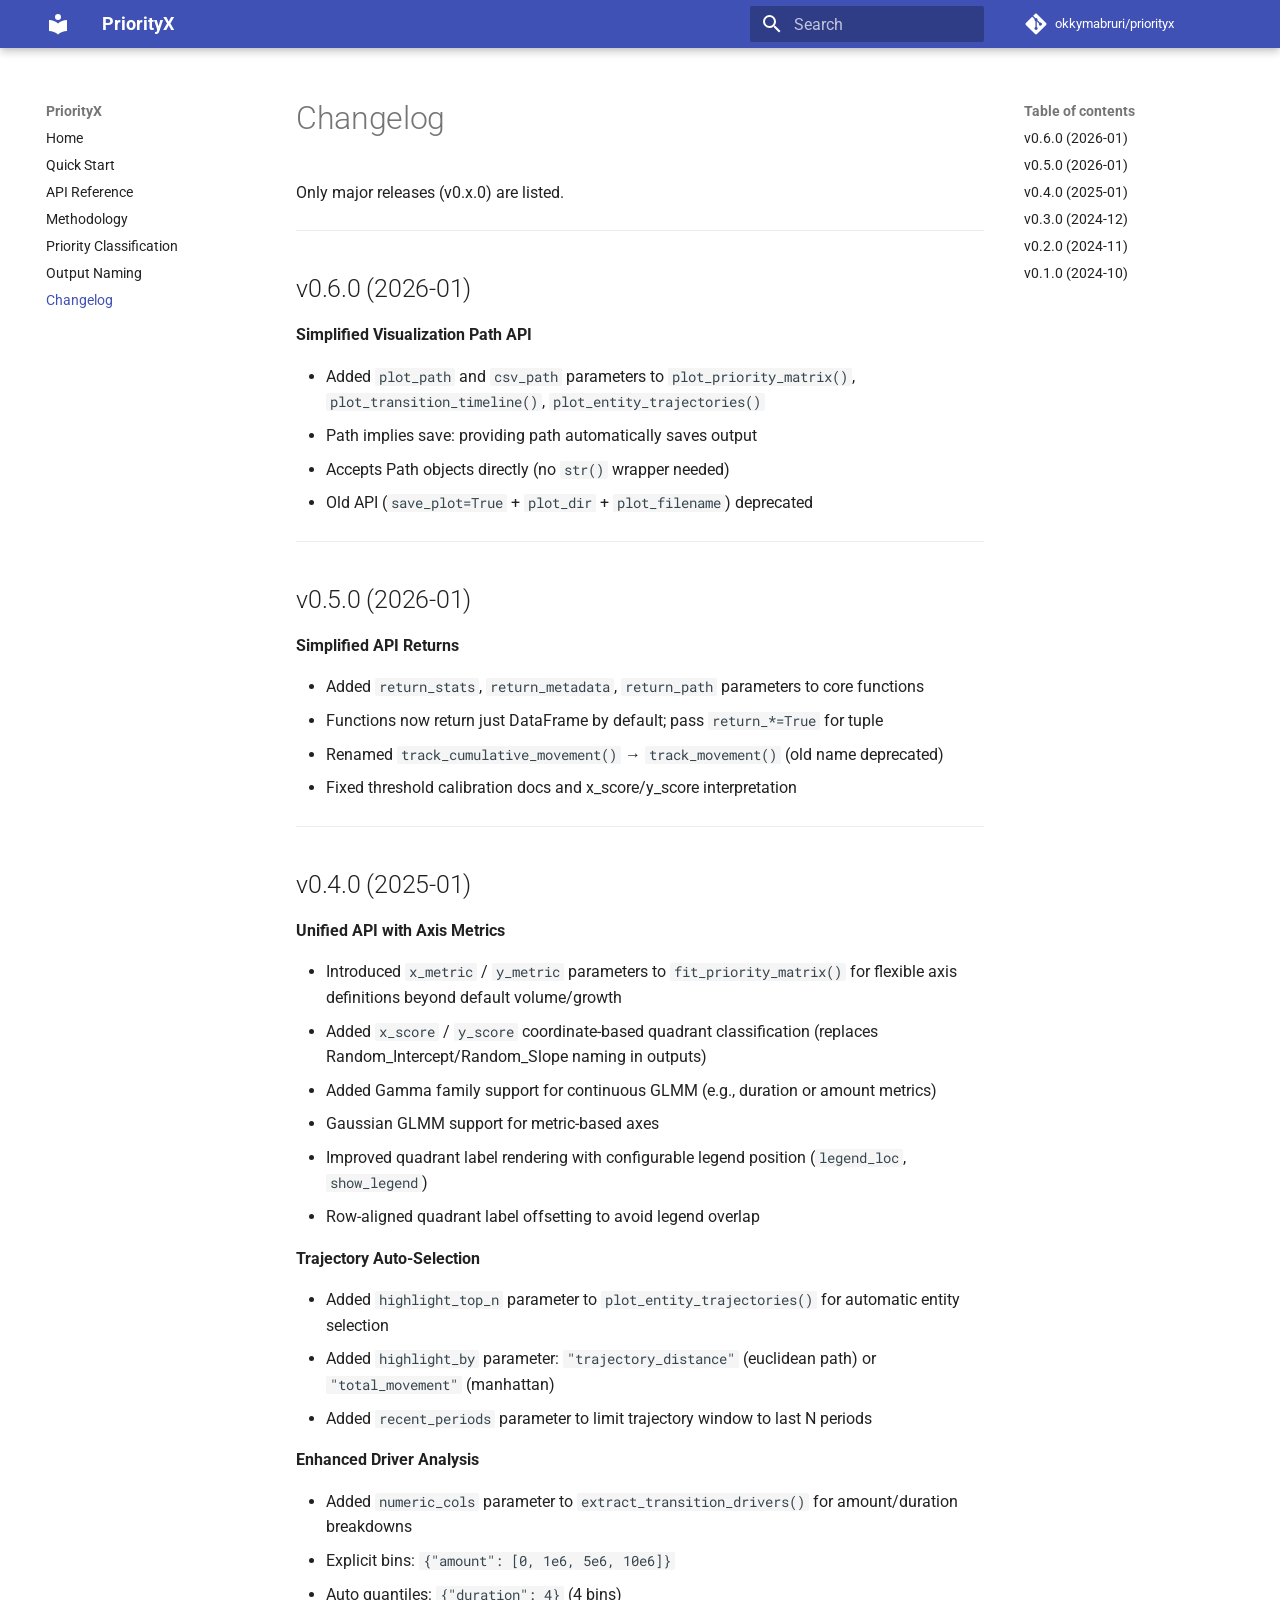
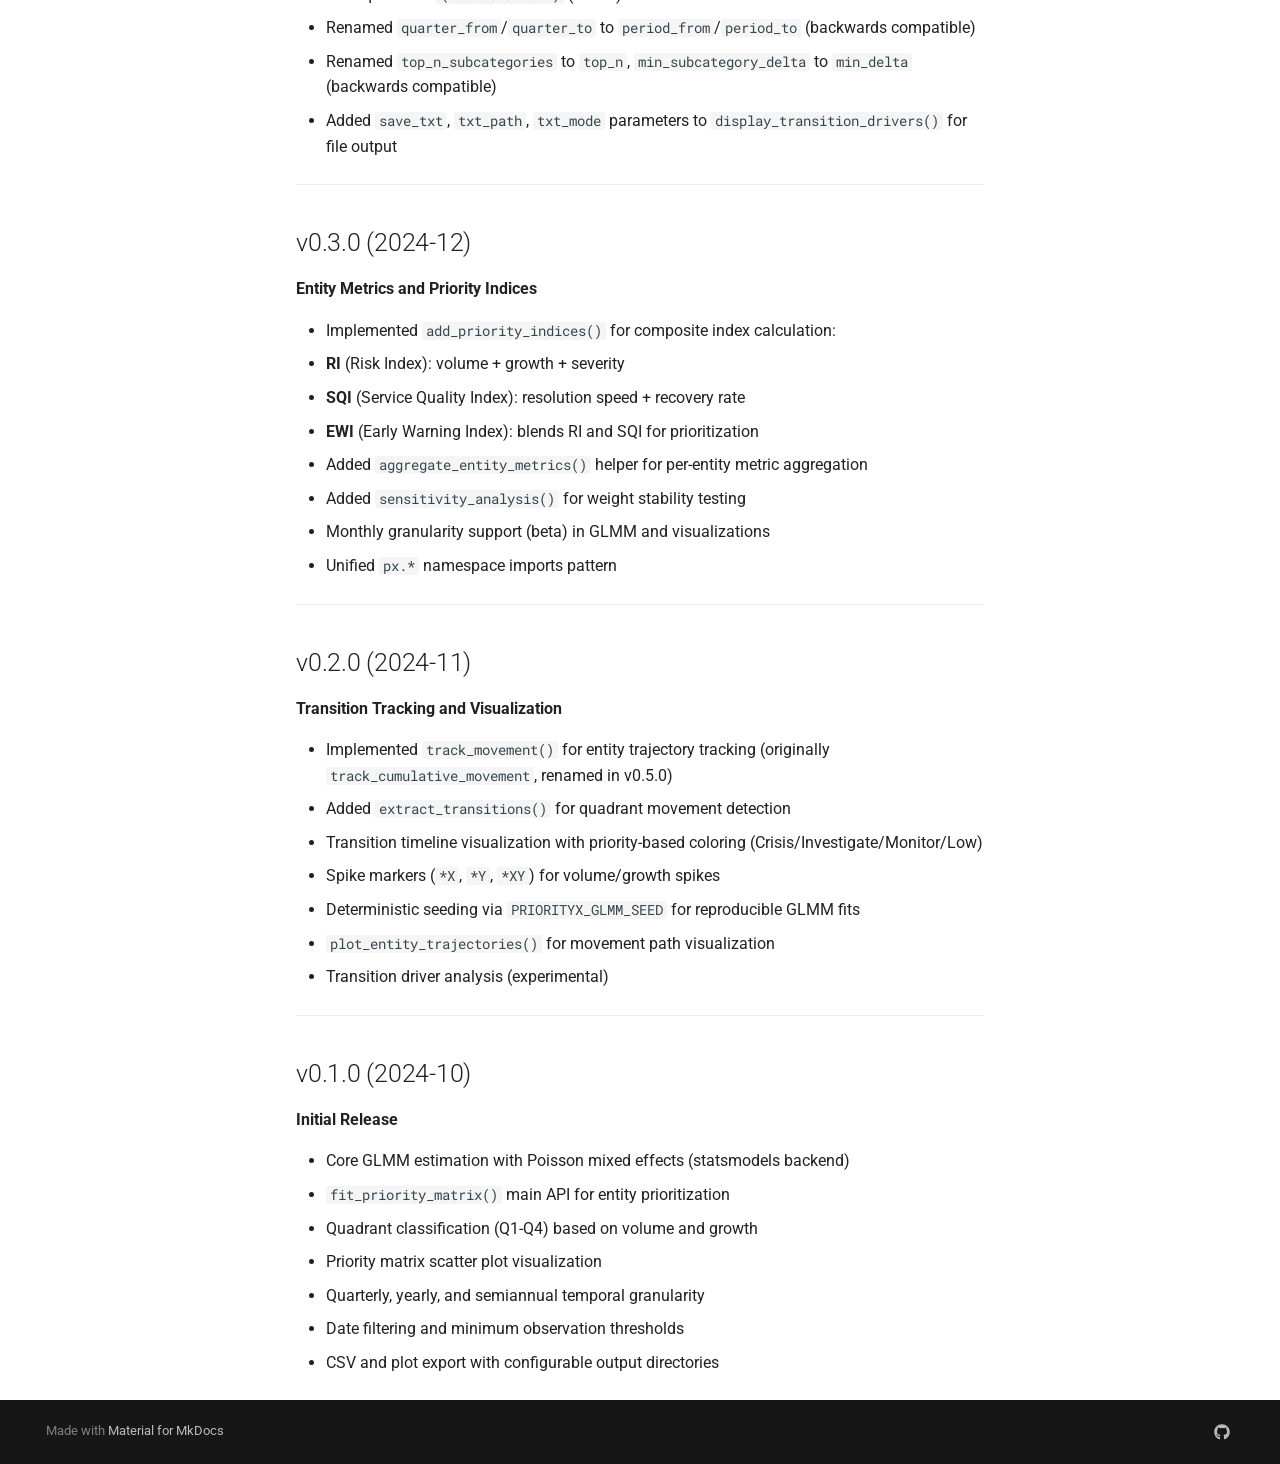
<file: changelog/index.html>
<!doctype html>
<html lang="en" class="no-js">
  <head>
    
      <meta charset="utf-8">
      <meta name="viewport" content="width=device-width,initial-scale=1">
      
        <meta name="description" content="Priority matrix analysis using GLMM for consumer complaint prioritization">
      
      
      
        <link rel="canonical" href="https://okkymabruri.github.io/priorityx/changelog/">
      
      
        <link rel="prev" href="../output_naming/">
      
      
      
        
      
      
      <link rel="icon" href="../assets/images/favicon.png">
      <meta name="generator" content="mkdocs-1.6.1, mkdocs-material-9.7.1">
    
    
      
        <title>Changelog - PriorityX</title>
      
    
    
      <link rel="stylesheet" href="../assets/stylesheets/main.484c7ddc.min.css">
      
        
        <link rel="stylesheet" href="../assets/stylesheets/palette.ab4e12ef.min.css">
      
      


    
    
      
    
    
      
        
        
        <link rel="preconnect" href="https://fonts.gstatic.com" crossorigin>
        <link rel="stylesheet" href="https://fonts.googleapis.com/css?family=Roboto:300,300i,400,400i,700,700i%7CRoboto+Mono:400,400i,700,700i&display=fallback">
        <style>:root{--md-text-font:"Roboto";--md-code-font:"Roboto Mono"}</style>
      
    
    
    <script>__md_scope=new URL("..",location),__md_hash=e=>[...e].reduce(((e,_)=>(e<<5)-e+_.charCodeAt(0)),0),__md_get=(e,_=localStorage,t=__md_scope)=>JSON.parse(_.getItem(t.pathname+"."+e)),__md_set=(e,_,t=localStorage,a=__md_scope)=>{try{t.setItem(a.pathname+"."+e,JSON.stringify(_))}catch(e){}}</script>
    
      

    
    
  </head>
  
  
    
    
    
    
    
    <body dir="ltr" data-md-color-scheme="default" data-md-color-primary="indigo" data-md-color-accent="indigo">
  
    
    <input class="md-toggle" data-md-toggle="drawer" type="checkbox" id="__drawer" autocomplete="off">
    <input class="md-toggle" data-md-toggle="search" type="checkbox" id="__search" autocomplete="off">
    <label class="md-overlay" for="__drawer"></label>
    <div data-md-component="skip">
      
        
        <a href="#changelog" class="md-skip">
          Skip to content
        </a>
      
    </div>
    <div data-md-component="announce">
      
    </div>
    
    
      

  

<header class="md-header md-header--shadow" data-md-component="header">
  <nav class="md-header__inner md-grid" aria-label="Header">
    <a href="https://okky.dev" title="PriorityX" class="md-header__button md-logo" aria-label="PriorityX" data-md-component="logo">
      
  
  <svg xmlns="http://www.w3.org/2000/svg" viewBox="0 0 24 24"><path d="M12 8a3 3 0 0 0 3-3 3 3 0 0 0-3-3 3 3 0 0 0-3 3 3 3 0 0 0 3 3m0 3.54C9.64 9.35 6.5 8 3 8v11c3.5 0 6.64 1.35 9 3.54 2.36-2.19 5.5-3.54 9-3.54V8c-3.5 0-6.64 1.35-9 3.54"/></svg>

    </a>
    <label class="md-header__button md-icon" for="__drawer">
      
      <svg xmlns="http://www.w3.org/2000/svg" viewBox="0 0 24 24"><path d="M3 6h18v2H3zm0 5h18v2H3zm0 5h18v2H3z"/></svg>
    </label>
    <div class="md-header__title" data-md-component="header-title">
      <div class="md-header__ellipsis">
        <div class="md-header__topic">
          <span class="md-ellipsis">
            PriorityX
          </span>
        </div>
        <div class="md-header__topic" data-md-component="header-topic">
          <span class="md-ellipsis">
            
              Changelog
            
          </span>
        </div>
      </div>
    </div>
    
      
    
    
    
    
      
      
        <label class="md-header__button md-icon" for="__search">
          
          <svg xmlns="http://www.w3.org/2000/svg" viewBox="0 0 24 24"><path d="M9.5 3A6.5 6.5 0 0 1 16 9.5c0 1.61-.59 3.09-1.56 4.23l.27.27h.79l5 5-1.5 1.5-5-5v-.79l-.27-.27A6.52 6.52 0 0 1 9.5 16 6.5 6.5 0 0 1 3 9.5 6.5 6.5 0 0 1 9.5 3m0 2C7 5 5 7 5 9.5S7 14 9.5 14 14 12 14 9.5 12 5 9.5 5"/></svg>
        </label>
        <div class="md-search" data-md-component="search" role="dialog">
  <label class="md-search__overlay" for="__search"></label>
  <div class="md-search__inner" role="search">
    <form class="md-search__form" name="search">
      <input type="text" class="md-search__input" name="query" aria-label="Search" placeholder="Search" autocapitalize="off" autocorrect="off" autocomplete="off" spellcheck="false" data-md-component="search-query" required>
      <label class="md-search__icon md-icon" for="__search">
        
        <svg xmlns="http://www.w3.org/2000/svg" viewBox="0 0 24 24"><path d="M9.5 3A6.5 6.5 0 0 1 16 9.5c0 1.61-.59 3.09-1.56 4.23l.27.27h.79l5 5-1.5 1.5-5-5v-.79l-.27-.27A6.52 6.52 0 0 1 9.5 16 6.5 6.5 0 0 1 3 9.5 6.5 6.5 0 0 1 9.5 3m0 2C7 5 5 7 5 9.5S7 14 9.5 14 14 12 14 9.5 12 5 9.5 5"/></svg>
        
        <svg xmlns="http://www.w3.org/2000/svg" viewBox="0 0 24 24"><path d="M20 11v2H8l5.5 5.5-1.42 1.42L4.16 12l7.92-7.92L13.5 5.5 8 11z"/></svg>
      </label>
      <nav class="md-search__options" aria-label="Search">
        
        <button type="reset" class="md-search__icon md-icon" title="Clear" aria-label="Clear" tabindex="-1">
          
          <svg xmlns="http://www.w3.org/2000/svg" viewBox="0 0 24 24"><path d="M19 6.41 17.59 5 12 10.59 6.41 5 5 6.41 10.59 12 5 17.59 6.41 19 12 13.41 17.59 19 19 17.59 13.41 12z"/></svg>
        </button>
      </nav>
      
    </form>
    <div class="md-search__output">
      <div class="md-search__scrollwrap" tabindex="0" data-md-scrollfix>
        <div class="md-search-result" data-md-component="search-result">
          <div class="md-search-result__meta">
            Initializing search
          </div>
          <ol class="md-search-result__list" role="presentation"></ol>
        </div>
      </div>
    </div>
  </div>
</div>
      
    
    
      <div class="md-header__source">
        <a href="https://github.com/okkymabruri/priorityx" title="Go to repository" class="md-source" data-md-component="source">
  <div class="md-source__icon md-icon">
    
    <svg xmlns="http://www.w3.org/2000/svg" viewBox="0 0 448 512"><!--! Font Awesome Free 7.1.0 by @fontawesome - https://fontawesome.com License - https://fontawesome.com/license/free (Icons: CC BY 4.0, Fonts: SIL OFL 1.1, Code: MIT License) Copyright 2025 Fonticons, Inc.--><path d="M439.6 236.1 244 40.5c-5.4-5.5-12.8-8.5-20.4-8.5s-15 3-20.4 8.4L162.5 81l51.5 51.5c27.1-9.1 52.7 16.8 43.4 43.7l49.7 49.7c34.2-11.8 61.2 31 35.5 56.7-26.5 26.5-70.2-2.9-56-37.3L240.3 199v121.9c25.3 12.5 22.3 41.8 9.1 55-6.4 6.4-15.2 10.1-24.3 10.1s-17.8-3.6-24.3-10.1c-17.6-17.6-11.1-46.9 11.2-56v-123c-20.8-8.5-24.6-30.7-18.6-45L142.6 101 8.5 235.1C3 240.6 0 247.9 0 255.5s3 15 8.5 20.4l195.6 195.7c5.4 5.4 12.7 8.4 20.4 8.4s15-3 20.4-8.4l194.7-194.7c5.4-5.4 8.4-12.8 8.4-20.4s-3-15-8.4-20.4"/></svg>
  </div>
  <div class="md-source__repository">
    okkymabruri/priorityx
  </div>
</a>
      </div>
    
  </nav>
  
</header>
    
    <div class="md-container" data-md-component="container">
      
      
        
          
        
      
      <main class="md-main" data-md-component="main">
        <div class="md-main__inner md-grid">
          
            
              
              <div class="md-sidebar md-sidebar--primary" data-md-component="sidebar" data-md-type="navigation" >
                <div class="md-sidebar__scrollwrap">
                  <div class="md-sidebar__inner">
                    



<nav class="md-nav md-nav--primary" aria-label="Navigation" data-md-level="0">
  <label class="md-nav__title" for="__drawer">
    <a href="https://okky.dev" title="PriorityX" class="md-nav__button md-logo" aria-label="PriorityX" data-md-component="logo">
      
  
  <svg xmlns="http://www.w3.org/2000/svg" viewBox="0 0 24 24"><path d="M12 8a3 3 0 0 0 3-3 3 3 0 0 0-3-3 3 3 0 0 0-3 3 3 3 0 0 0 3 3m0 3.54C9.64 9.35 6.5 8 3 8v11c3.5 0 6.64 1.35 9 3.54 2.36-2.19 5.5-3.54 9-3.54V8c-3.5 0-6.64 1.35-9 3.54"/></svg>

    </a>
    PriorityX
  </label>
  
    <div class="md-nav__source">
      <a href="https://github.com/okkymabruri/priorityx" title="Go to repository" class="md-source" data-md-component="source">
  <div class="md-source__icon md-icon">
    
    <svg xmlns="http://www.w3.org/2000/svg" viewBox="0 0 448 512"><!--! Font Awesome Free 7.1.0 by @fontawesome - https://fontawesome.com License - https://fontawesome.com/license/free (Icons: CC BY 4.0, Fonts: SIL OFL 1.1, Code: MIT License) Copyright 2025 Fonticons, Inc.--><path d="M439.6 236.1 244 40.5c-5.4-5.5-12.8-8.5-20.4-8.5s-15 3-20.4 8.4L162.5 81l51.5 51.5c27.1-9.1 52.7 16.8 43.4 43.7l49.7 49.7c34.2-11.8 61.2 31 35.5 56.7-26.5 26.5-70.2-2.9-56-37.3L240.3 199v121.9c25.3 12.5 22.3 41.8 9.1 55-6.4 6.4-15.2 10.1-24.3 10.1s-17.8-3.6-24.3-10.1c-17.6-17.6-11.1-46.9 11.2-56v-123c-20.8-8.5-24.6-30.7-18.6-45L142.6 101 8.5 235.1C3 240.6 0 247.9 0 255.5s3 15 8.5 20.4l195.6 195.7c5.4 5.4 12.7 8.4 20.4 8.4s15-3 20.4-8.4l194.7-194.7c5.4-5.4 8.4-12.8 8.4-20.4s-3-15-8.4-20.4"/></svg>
  </div>
  <div class="md-source__repository">
    okkymabruri/priorityx
  </div>
</a>
    </div>
  
  <ul class="md-nav__list" data-md-scrollfix>
    
      
      
  
  
  
  
    <li class="md-nav__item">
      <a href=".." class="md-nav__link">
        
  
  
  <span class="md-ellipsis">
    
  
    Home
  

    
  </span>
  
  

      </a>
    </li>
  

    
      
      
  
  
  
  
    <li class="md-nav__item">
      <a href="../quickstart/" class="md-nav__link">
        
  
  
  <span class="md-ellipsis">
    
  
    Quick Start
  

    
  </span>
  
  

      </a>
    </li>
  

    
      
      
  
  
  
  
    <li class="md-nav__item">
      <a href="../api-reference/" class="md-nav__link">
        
  
  
  <span class="md-ellipsis">
    
  
    API Reference
  

    
  </span>
  
  

      </a>
    </li>
  

    
      
      
  
  
  
  
    <li class="md-nav__item">
      <a href="../methodology/" class="md-nav__link">
        
  
  
  <span class="md-ellipsis">
    
  
    Methodology
  

    
  </span>
  
  

      </a>
    </li>
  

    
      
      
  
  
  
  
    <li class="md-nav__item">
      <a href="../priority_classification/" class="md-nav__link">
        
  
  
  <span class="md-ellipsis">
    
  
    Priority Classification
  

    
  </span>
  
  

      </a>
    </li>
  

    
      
      
  
  
  
  
    <li class="md-nav__item">
      <a href="../output_naming/" class="md-nav__link">
        
  
  
  <span class="md-ellipsis">
    
  
    Output Naming
  

    
  </span>
  
  

      </a>
    </li>
  

    
      
      
  
  
    
  
  
  
    <li class="md-nav__item md-nav__item--active">
      
      <input class="md-nav__toggle md-toggle" type="checkbox" id="__toc">
      
      
        
      
      
        <label class="md-nav__link md-nav__link--active" for="__toc">
          
  
  
  <span class="md-ellipsis">
    
  
    Changelog
  

    
  </span>
  
  

          <span class="md-nav__icon md-icon"></span>
        </label>
      
      <a href="./" class="md-nav__link md-nav__link--active">
        
  
  
  <span class="md-ellipsis">
    
  
    Changelog
  

    
  </span>
  
  

      </a>
      
        

<nav class="md-nav md-nav--secondary" aria-label="Table of contents">
  
  
  
    
  
  
    <label class="md-nav__title" for="__toc">
      <span class="md-nav__icon md-icon"></span>
      Table of contents
    </label>
    <ul class="md-nav__list" data-md-component="toc" data-md-scrollfix>
      
        <li class="md-nav__item">
  <a href="#v060-2026-01" class="md-nav__link">
    <span class="md-ellipsis">
      
        v0.6.0 (2026-01)
      
    </span>
  </a>
  
</li>
      
        <li class="md-nav__item">
  <a href="#v050-2026-01" class="md-nav__link">
    <span class="md-ellipsis">
      
        v0.5.0 (2026-01)
      
    </span>
  </a>
  
</li>
      
        <li class="md-nav__item">
  <a href="#v040-2025-01" class="md-nav__link">
    <span class="md-ellipsis">
      
        v0.4.0 (2025-01)
      
    </span>
  </a>
  
</li>
      
        <li class="md-nav__item">
  <a href="#v030-2024-12" class="md-nav__link">
    <span class="md-ellipsis">
      
        v0.3.0 (2024-12)
      
    </span>
  </a>
  
</li>
      
        <li class="md-nav__item">
  <a href="#v020-2024-11" class="md-nav__link">
    <span class="md-ellipsis">
      
        v0.2.0 (2024-11)
      
    </span>
  </a>
  
</li>
      
        <li class="md-nav__item">
  <a href="#v010-2024-10" class="md-nav__link">
    <span class="md-ellipsis">
      
        v0.1.0 (2024-10)
      
    </span>
  </a>
  
</li>
      
    </ul>
  
</nav>
      
    </li>
  

    
  </ul>
</nav>
                  </div>
                </div>
              </div>
            
            
              
              <div class="md-sidebar md-sidebar--secondary" data-md-component="sidebar" data-md-type="toc" >
                <div class="md-sidebar__scrollwrap">
                  <div class="md-sidebar__inner">
                    

<nav class="md-nav md-nav--secondary" aria-label="Table of contents">
  
  
  
    
  
  
    <label class="md-nav__title" for="__toc">
      <span class="md-nav__icon md-icon"></span>
      Table of contents
    </label>
    <ul class="md-nav__list" data-md-component="toc" data-md-scrollfix>
      
        <li class="md-nav__item">
  <a href="#v060-2026-01" class="md-nav__link">
    <span class="md-ellipsis">
      
        v0.6.0 (2026-01)
      
    </span>
  </a>
  
</li>
      
        <li class="md-nav__item">
  <a href="#v050-2026-01" class="md-nav__link">
    <span class="md-ellipsis">
      
        v0.5.0 (2026-01)
      
    </span>
  </a>
  
</li>
      
        <li class="md-nav__item">
  <a href="#v040-2025-01" class="md-nav__link">
    <span class="md-ellipsis">
      
        v0.4.0 (2025-01)
      
    </span>
  </a>
  
</li>
      
        <li class="md-nav__item">
  <a href="#v030-2024-12" class="md-nav__link">
    <span class="md-ellipsis">
      
        v0.3.0 (2024-12)
      
    </span>
  </a>
  
</li>
      
        <li class="md-nav__item">
  <a href="#v020-2024-11" class="md-nav__link">
    <span class="md-ellipsis">
      
        v0.2.0 (2024-11)
      
    </span>
  </a>
  
</li>
      
        <li class="md-nav__item">
  <a href="#v010-2024-10" class="md-nav__link">
    <span class="md-ellipsis">
      
        v0.1.0 (2024-10)
      
    </span>
  </a>
  
</li>
      
    </ul>
  
</nav>
                  </div>
                </div>
              </div>
            
          
          
            <div class="md-content" data-md-component="content">
              
              <article class="md-content__inner md-typeset">
                
                  


  
  


<h1 id="changelog">Changelog<a class="headerlink" href="#changelog" title="Permanent link">&para;</a></h1>
<p>Only major releases (v0.x.0) are listed.</p>
<hr />
<h2 id="v060-2026-01">v0.6.0 (2026-01)<a class="headerlink" href="#v060-2026-01" title="Permanent link">&para;</a></h2>
<p><strong>Simplified Visualization Path API</strong></p>
<ul>
<li>Added <code>plot_path</code> and <code>csv_path</code> parameters to <code>plot_priority_matrix()</code>, <code>plot_transition_timeline()</code>, <code>plot_entity_trajectories()</code></li>
<li>Path implies save: providing path automatically saves output</li>
<li>Accepts Path objects directly (no <code>str()</code> wrapper needed)</li>
<li>Old API (<code>save_plot=True</code> + <code>plot_dir</code> + <code>plot_filename</code>) deprecated</li>
</ul>
<hr />
<h2 id="v050-2026-01">v0.5.0 (2026-01)<a class="headerlink" href="#v050-2026-01" title="Permanent link">&para;</a></h2>
<p><strong>Simplified API Returns</strong></p>
<ul>
<li>Added <code>return_stats</code>, <code>return_metadata</code>, <code>return_path</code> parameters to core functions</li>
<li>Functions now return just DataFrame by default; pass <code>return_*=True</code> for tuple</li>
<li>Renamed <code>track_cumulative_movement()</code> → <code>track_movement()</code> (old name deprecated)</li>
<li>Fixed threshold calibration docs and x_score/y_score interpretation</li>
</ul>
<hr />
<h2 id="v040-2025-01">v0.4.0 (2025-01)<a class="headerlink" href="#v040-2025-01" title="Permanent link">&para;</a></h2>
<p><strong>Unified API with Axis Metrics</strong></p>
<ul>
<li>Introduced <code>x_metric</code> / <code>y_metric</code> parameters to <code>fit_priority_matrix()</code> for flexible axis definitions beyond default volume/growth</li>
<li>Added <code>x_score</code> / <code>y_score</code> coordinate-based quadrant classification (replaces Random_Intercept/Random_Slope naming in outputs)</li>
<li>Added Gamma family support for continuous GLMM (e.g., duration or amount metrics)</li>
<li>Gaussian GLMM support for metric-based axes</li>
<li>Improved quadrant label rendering with configurable legend position (<code>legend_loc</code>, <code>show_legend</code>)</li>
<li>Row-aligned quadrant label offsetting to avoid legend overlap</li>
</ul>
<p><strong>Trajectory Auto-Selection</strong></p>
<ul>
<li>Added <code>highlight_top_n</code> parameter to <code>plot_entity_trajectories()</code> for automatic entity selection</li>
<li>Added <code>highlight_by</code> parameter: <code>"trajectory_distance"</code> (euclidean path) or <code>"total_movement"</code> (manhattan)</li>
<li>Added <code>recent_periods</code> parameter to limit trajectory window to last N periods</li>
</ul>
<p><strong>Enhanced Driver Analysis</strong></p>
<ul>
<li>Added <code>numeric_cols</code> parameter to <code>extract_transition_drivers()</code> for amount/duration breakdowns</li>
<li>Explicit bins: <code>{"amount": [0, 1e6, 5e6, 10e6]}</code></li>
<li>Auto quantiles: <code>{"duration": 4}</code> (4 bins)</li>
<li>Renamed <code>quarter_from</code>/<code>quarter_to</code> to <code>period_from</code>/<code>period_to</code> (backwards compatible)</li>
<li>Renamed <code>top_n_subcategories</code> to <code>top_n</code>, <code>min_subcategory_delta</code> to <code>min_delta</code> (backwards compatible)</li>
<li>Added <code>save_txt</code>, <code>txt_path</code>, <code>txt_mode</code> parameters to <code>display_transition_drivers()</code> for file output</li>
</ul>
<hr />
<h2 id="v030-2024-12">v0.3.0 (2024-12)<a class="headerlink" href="#v030-2024-12" title="Permanent link">&para;</a></h2>
<p><strong>Entity Metrics and Priority Indices</strong></p>
<ul>
<li>Implemented <code>add_priority_indices()</code> for composite index calculation:</li>
<li><strong>RI</strong> (Risk Index): volume + growth + severity</li>
<li><strong>SQI</strong> (Service Quality Index): resolution speed + recovery rate</li>
<li><strong>EWI</strong> (Early Warning Index): blends RI and SQI for prioritization</li>
<li>Added <code>aggregate_entity_metrics()</code> helper for per-entity metric aggregation</li>
<li>Added <code>sensitivity_analysis()</code> for weight stability testing</li>
<li>Monthly granularity support (beta) in GLMM and visualizations</li>
<li>Unified <code>px.*</code> namespace imports pattern</li>
</ul>
<hr />
<h2 id="v020-2024-11">v0.2.0 (2024-11)<a class="headerlink" href="#v020-2024-11" title="Permanent link">&para;</a></h2>
<p><strong>Transition Tracking and Visualization</strong></p>
<ul>
<li>Implemented <code>track_movement()</code> for entity trajectory tracking (originally <code>track_cumulative_movement</code>, renamed in v0.5.0)</li>
<li>Added <code>extract_transitions()</code> for quadrant movement detection</li>
<li>Transition timeline visualization with priority-based coloring (Crisis/Investigate/Monitor/Low)</li>
<li>Spike markers (<code>*X</code>, <code>*Y</code>, <code>*XY</code>) for volume/growth spikes</li>
<li>Deterministic seeding via <code>PRIORITYX_GLMM_SEED</code> for reproducible GLMM fits</li>
<li><code>plot_entity_trajectories()</code> for movement path visualization</li>
<li>Transition driver analysis (experimental)</li>
</ul>
<hr />
<h2 id="v010-2024-10">v0.1.0 (2024-10)<a class="headerlink" href="#v010-2024-10" title="Permanent link">&para;</a></h2>
<p><strong>Initial Release</strong></p>
<ul>
<li>Core GLMM estimation with Poisson mixed effects (statsmodels backend)</li>
<li><code>fit_priority_matrix()</code> main API for entity prioritization</li>
<li>Quadrant classification (Q1-Q4) based on volume and growth</li>
<li>Priority matrix scatter plot visualization</li>
<li>Quarterly, yearly, and semiannual temporal granularity</li>
<li>Date filtering and minimum observation thresholds</li>
<li>CSV and plot export with configurable output directories</li>
</ul>












                
              </article>
            </div>
          
          
<script>var target=document.getElementById(location.hash.slice(1));target&&target.name&&(target.checked=target.name.startsWith("__tabbed_"))</script>
        </div>
        
      </main>
      
        <footer class="md-footer">
  
  <div class="md-footer-meta md-typeset">
    <div class="md-footer-meta__inner md-grid">
      <div class="md-copyright">
  
  
    Made with
    <a href="https://squidfunk.github.io/mkdocs-material/" target="_blank" rel="noopener">
      Material for MkDocs
    </a>
  
</div>
      
        
<div class="md-social">
  
    
    
    
    
      
      
    
    <a href="https://github.com/okkymabruri/priorityx" target="_blank" rel="noopener" title="github.com" class="md-social__link">
      <svg xmlns="http://www.w3.org/2000/svg" viewBox="0 0 512 512"><!--! Font Awesome Free 7.1.0 by @fontawesome - https://fontawesome.com License - https://fontawesome.com/license/free (Icons: CC BY 4.0, Fonts: SIL OFL 1.1, Code: MIT License) Copyright 2025 Fonticons, Inc.--><path d="M173.9 397.4c0 2-2.3 3.6-5.2 3.6-3.3.3-5.6-1.3-5.6-3.6 0-2 2.3-3.6 5.2-3.6 3-.3 5.6 1.3 5.6 3.6m-31.1-4.5c-.7 2 1.3 4.3 4.3 4.9 2.6 1 5.6 0 6.2-2s-1.3-4.3-4.3-5.2c-2.6-.7-5.5.3-6.2 2.3m44.2-1.7c-2.9.7-4.9 2.6-4.6 4.9.3 2 2.9 3.3 5.9 2.6 2.9-.7 4.9-2.6 4.6-4.6-.3-1.9-3-3.2-5.9-2.9M252.8 8C114.1 8 8 113.3 8 252c0 110.9 69.8 205.8 169.5 239.2 12.8 2.3 17.3-5.6 17.3-12.1 0-6.2-.3-40.4-.3-61.4 0 0-70 15-84.7-29.8 0 0-11.4-29.1-27.8-36.6 0 0-22.9-15.7 1.6-15.4 0 0 24.9 2 38.6 25.8 21.9 38.6 58.6 27.5 72.9 20.9 2.3-16 8.8-27.1 16-33.7-55.9-6.2-112.3-14.3-112.3-110.5 0-27.5 7.6-41.3 23.6-58.9-2.6-6.5-11.1-33.3 2.6-67.9 20.9-6.5 69 27 69 27 20-5.6 41.5-8.5 62.8-8.5s42.8 2.9 62.8 8.5c0 0 48.1-33.6 69-27 13.7 34.7 5.2 61.4 2.6 67.9 16 17.7 25.8 31.5 25.8 58.9 0 96.5-58.9 104.2-114.8 110.5 9.2 7.9 17 22.9 17 46.4 0 33.7-.3 75.4-.3 83.6 0 6.5 4.6 14.4 17.3 12.1C436.2 457.8 504 362.9 504 252 504 113.3 391.5 8 252.8 8M105.2 352.9c-1.3 1-1 3.3.7 5.2 1.6 1.6 3.9 2.3 5.2 1 1.3-1 1-3.3-.7-5.2-1.6-1.6-3.9-2.3-5.2-1m-10.8-8.1c-.7 1.3.3 2.9 2.3 3.9 1.6 1 3.6.7 4.3-.7.7-1.3-.3-2.9-2.3-3.9-2-.6-3.6-.3-4.3.7m32.4 35.6c-1.6 1.3-1 4.3 1.3 6.2 2.3 2.3 5.2 2.6 6.5 1 1.3-1.3.7-4.3-1.3-6.2-2.2-2.3-5.2-2.6-6.5-1m-11.4-14.7c-1.6 1-1.6 3.6 0 5.9s4.3 3.3 5.6 2.3c1.6-1.3 1.6-3.9 0-6.2-1.4-2.3-4-3.3-5.6-2"/></svg>
    </a>
  
</div>
      
    </div>
  </div>
</footer>
      
    </div>
    <div class="md-dialog" data-md-component="dialog">
      <div class="md-dialog__inner md-typeset"></div>
    </div>
    
    
    
      
      
      <script id="__config" type="application/json">{"annotate": null, "base": "..", "features": ["navigation.sections", "navigation.expand", "content.code.copy"], "search": "../assets/javascripts/workers/search.2c215733.min.js", "tags": null, "translations": {"clipboard.copied": "Copied to clipboard", "clipboard.copy": "Copy to clipboard", "search.result.more.one": "1 more on this page", "search.result.more.other": "# more on this page", "search.result.none": "No matching documents", "search.result.one": "1 matching document", "search.result.other": "# matching documents", "search.result.placeholder": "Type to start searching", "search.result.term.missing": "Missing", "select.version": "Select version"}, "version": null}</script>
    
    
      <script src="../assets/javascripts/bundle.79ae519e.min.js"></script>
      
    
  </body>
</html>
</file>
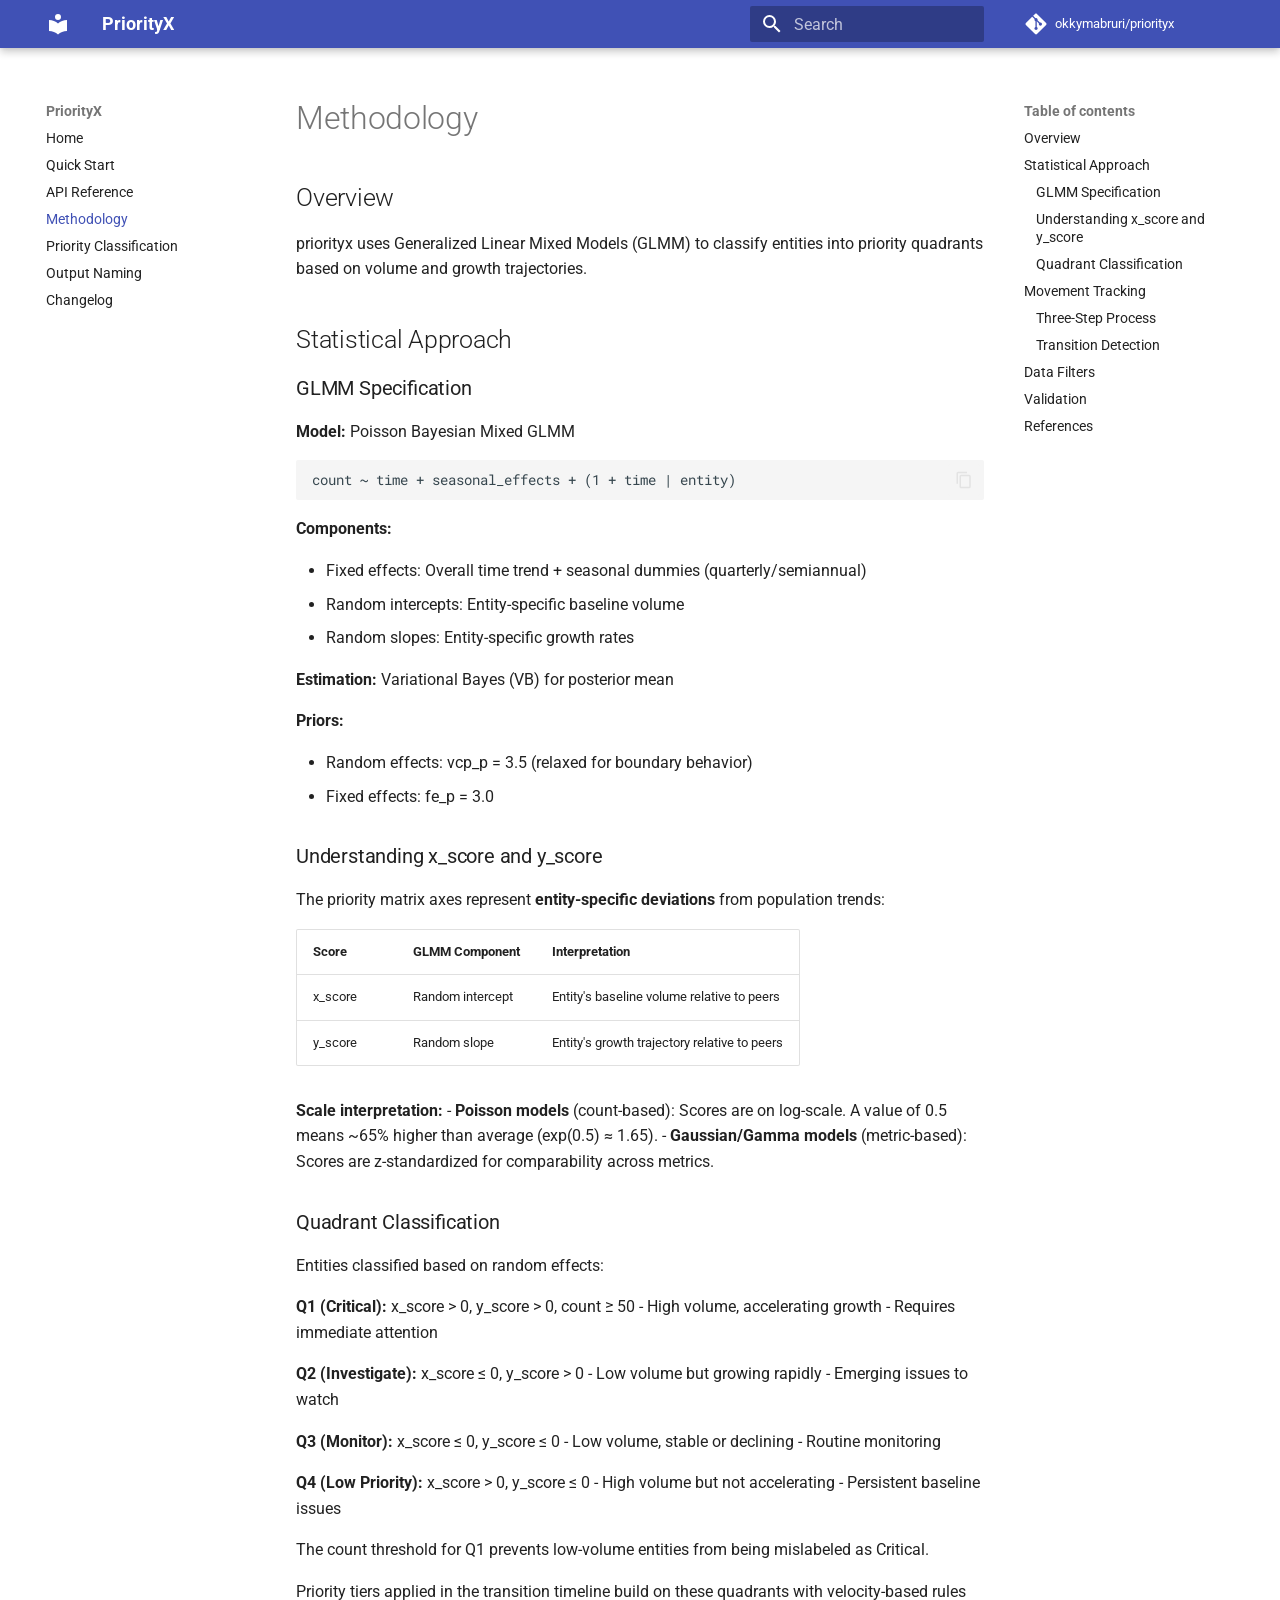
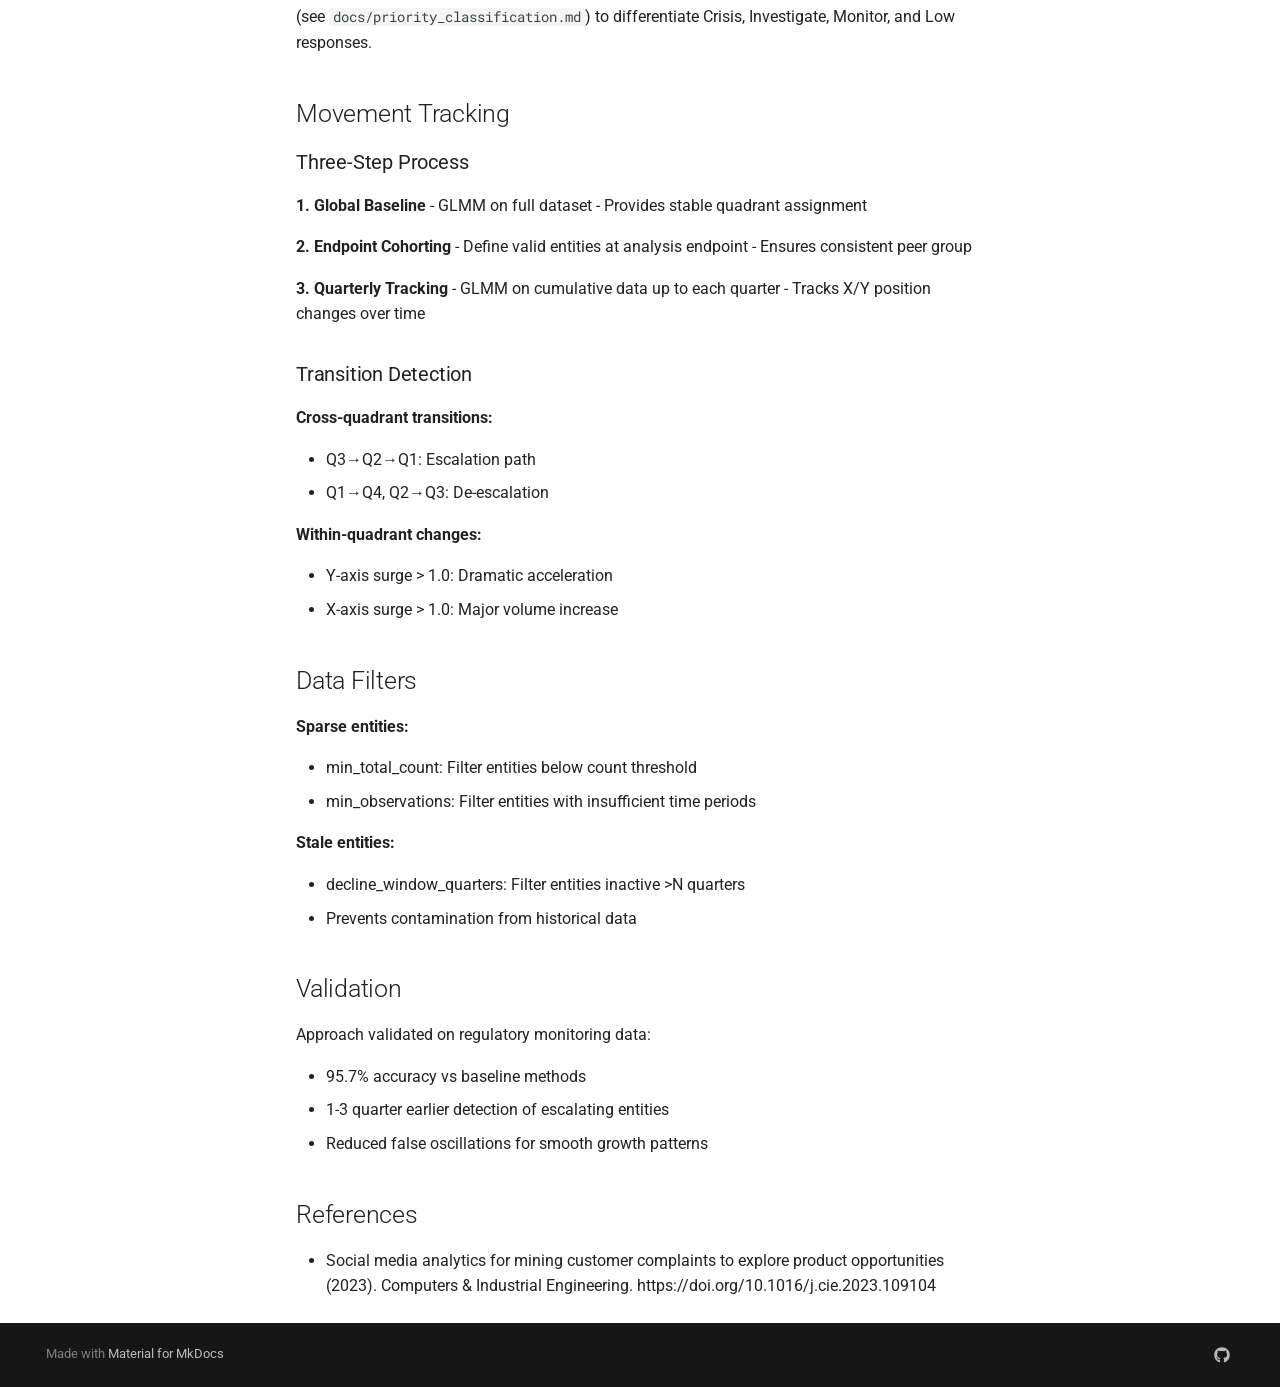
<file: methodology/index.html>
<!doctype html>
<html lang="en" class="no-js">
  <head>
    
      <meta charset="utf-8">
      <meta name="viewport" content="width=device-width,initial-scale=1">
      
        <meta name="description" content="Priority matrix analysis using GLMM for consumer complaint prioritization">
      
      
      
        <link rel="canonical" href="https://okkymabruri.github.io/priorityx/methodology/">
      
      
        <link rel="prev" href="../api-reference/">
      
      
        <link rel="next" href="../priority_classification/">
      
      
        
      
      
      <link rel="icon" href="../assets/images/favicon.png">
      <meta name="generator" content="mkdocs-1.6.1, mkdocs-material-9.7.1">
    
    
      
        <title>Methodology - PriorityX</title>
      
    
    
      <link rel="stylesheet" href="../assets/stylesheets/main.484c7ddc.min.css">
      
        
        <link rel="stylesheet" href="../assets/stylesheets/palette.ab4e12ef.min.css">
      
      


    
    
      
    
    
      
        
        
        <link rel="preconnect" href="https://fonts.gstatic.com" crossorigin>
        <link rel="stylesheet" href="https://fonts.googleapis.com/css?family=Roboto:300,300i,400,400i,700,700i%7CRoboto+Mono:400,400i,700,700i&display=fallback">
        <style>:root{--md-text-font:"Roboto";--md-code-font:"Roboto Mono"}</style>
      
    
    
    <script>__md_scope=new URL("..",location),__md_hash=e=>[...e].reduce(((e,_)=>(e<<5)-e+_.charCodeAt(0)),0),__md_get=(e,_=localStorage,t=__md_scope)=>JSON.parse(_.getItem(t.pathname+"."+e)),__md_set=(e,_,t=localStorage,a=__md_scope)=>{try{t.setItem(a.pathname+"."+e,JSON.stringify(_))}catch(e){}}</script>
    
      

    
    
  </head>
  
  
    
    
    
    
    
    <body dir="ltr" data-md-color-scheme="default" data-md-color-primary="indigo" data-md-color-accent="indigo">
  
    
    <input class="md-toggle" data-md-toggle="drawer" type="checkbox" id="__drawer" autocomplete="off">
    <input class="md-toggle" data-md-toggle="search" type="checkbox" id="__search" autocomplete="off">
    <label class="md-overlay" for="__drawer"></label>
    <div data-md-component="skip">
      
        
        <a href="#methodology" class="md-skip">
          Skip to content
        </a>
      
    </div>
    <div data-md-component="announce">
      
    </div>
    
    
      

  

<header class="md-header md-header--shadow" data-md-component="header">
  <nav class="md-header__inner md-grid" aria-label="Header">
    <a href="https://okky.dev" title="PriorityX" class="md-header__button md-logo" aria-label="PriorityX" data-md-component="logo">
      
  
  <svg xmlns="http://www.w3.org/2000/svg" viewBox="0 0 24 24"><path d="M12 8a3 3 0 0 0 3-3 3 3 0 0 0-3-3 3 3 0 0 0-3 3 3 3 0 0 0 3 3m0 3.54C9.64 9.35 6.5 8 3 8v11c3.5 0 6.64 1.35 9 3.54 2.36-2.19 5.5-3.54 9-3.54V8c-3.5 0-6.64 1.35-9 3.54"/></svg>

    </a>
    <label class="md-header__button md-icon" for="__drawer">
      
      <svg xmlns="http://www.w3.org/2000/svg" viewBox="0 0 24 24"><path d="M3 6h18v2H3zm0 5h18v2H3zm0 5h18v2H3z"/></svg>
    </label>
    <div class="md-header__title" data-md-component="header-title">
      <div class="md-header__ellipsis">
        <div class="md-header__topic">
          <span class="md-ellipsis">
            PriorityX
          </span>
        </div>
        <div class="md-header__topic" data-md-component="header-topic">
          <span class="md-ellipsis">
            
              Methodology
            
          </span>
        </div>
      </div>
    </div>
    
      
    
    
    
    
      
      
        <label class="md-header__button md-icon" for="__search">
          
          <svg xmlns="http://www.w3.org/2000/svg" viewBox="0 0 24 24"><path d="M9.5 3A6.5 6.5 0 0 1 16 9.5c0 1.61-.59 3.09-1.56 4.23l.27.27h.79l5 5-1.5 1.5-5-5v-.79l-.27-.27A6.52 6.52 0 0 1 9.5 16 6.5 6.5 0 0 1 3 9.5 6.5 6.5 0 0 1 9.5 3m0 2C7 5 5 7 5 9.5S7 14 9.5 14 14 12 14 9.5 12 5 9.5 5"/></svg>
        </label>
        <div class="md-search" data-md-component="search" role="dialog">
  <label class="md-search__overlay" for="__search"></label>
  <div class="md-search__inner" role="search">
    <form class="md-search__form" name="search">
      <input type="text" class="md-search__input" name="query" aria-label="Search" placeholder="Search" autocapitalize="off" autocorrect="off" autocomplete="off" spellcheck="false" data-md-component="search-query" required>
      <label class="md-search__icon md-icon" for="__search">
        
        <svg xmlns="http://www.w3.org/2000/svg" viewBox="0 0 24 24"><path d="M9.5 3A6.5 6.5 0 0 1 16 9.5c0 1.61-.59 3.09-1.56 4.23l.27.27h.79l5 5-1.5 1.5-5-5v-.79l-.27-.27A6.52 6.52 0 0 1 9.5 16 6.5 6.5 0 0 1 3 9.5 6.5 6.5 0 0 1 9.5 3m0 2C7 5 5 7 5 9.5S7 14 9.5 14 14 12 14 9.5 12 5 9.5 5"/></svg>
        
        <svg xmlns="http://www.w3.org/2000/svg" viewBox="0 0 24 24"><path d="M20 11v2H8l5.5 5.5-1.42 1.42L4.16 12l7.92-7.92L13.5 5.5 8 11z"/></svg>
      </label>
      <nav class="md-search__options" aria-label="Search">
        
        <button type="reset" class="md-search__icon md-icon" title="Clear" aria-label="Clear" tabindex="-1">
          
          <svg xmlns="http://www.w3.org/2000/svg" viewBox="0 0 24 24"><path d="M19 6.41 17.59 5 12 10.59 6.41 5 5 6.41 10.59 12 5 17.59 6.41 19 12 13.41 17.59 19 19 17.59 13.41 12z"/></svg>
        </button>
      </nav>
      
    </form>
    <div class="md-search__output">
      <div class="md-search__scrollwrap" tabindex="0" data-md-scrollfix>
        <div class="md-search-result" data-md-component="search-result">
          <div class="md-search-result__meta">
            Initializing search
          </div>
          <ol class="md-search-result__list" role="presentation"></ol>
        </div>
      </div>
    </div>
  </div>
</div>
      
    
    
      <div class="md-header__source">
        <a href="https://github.com/okkymabruri/priorityx" title="Go to repository" class="md-source" data-md-component="source">
  <div class="md-source__icon md-icon">
    
    <svg xmlns="http://www.w3.org/2000/svg" viewBox="0 0 448 512"><!--! Font Awesome Free 7.1.0 by @fontawesome - https://fontawesome.com License - https://fontawesome.com/license/free (Icons: CC BY 4.0, Fonts: SIL OFL 1.1, Code: MIT License) Copyright 2025 Fonticons, Inc.--><path d="M439.6 236.1 244 40.5c-5.4-5.5-12.8-8.5-20.4-8.5s-15 3-20.4 8.4L162.5 81l51.5 51.5c27.1-9.1 52.7 16.8 43.4 43.7l49.7 49.7c34.2-11.8 61.2 31 35.5 56.7-26.5 26.5-70.2-2.9-56-37.3L240.3 199v121.9c25.3 12.5 22.3 41.8 9.1 55-6.4 6.4-15.2 10.1-24.3 10.1s-17.8-3.6-24.3-10.1c-17.6-17.6-11.1-46.9 11.2-56v-123c-20.8-8.5-24.6-30.7-18.6-45L142.6 101 8.5 235.1C3 240.6 0 247.9 0 255.5s3 15 8.5 20.4l195.6 195.7c5.4 5.4 12.7 8.4 20.4 8.4s15-3 20.4-8.4l194.7-194.7c5.4-5.4 8.4-12.8 8.4-20.4s-3-15-8.4-20.4"/></svg>
  </div>
  <div class="md-source__repository">
    okkymabruri/priorityx
  </div>
</a>
      </div>
    
  </nav>
  
</header>
    
    <div class="md-container" data-md-component="container">
      
      
        
          
        
      
      <main class="md-main" data-md-component="main">
        <div class="md-main__inner md-grid">
          
            
              
              <div class="md-sidebar md-sidebar--primary" data-md-component="sidebar" data-md-type="navigation" >
                <div class="md-sidebar__scrollwrap">
                  <div class="md-sidebar__inner">
                    



<nav class="md-nav md-nav--primary" aria-label="Navigation" data-md-level="0">
  <label class="md-nav__title" for="__drawer">
    <a href="https://okky.dev" title="PriorityX" class="md-nav__button md-logo" aria-label="PriorityX" data-md-component="logo">
      
  
  <svg xmlns="http://www.w3.org/2000/svg" viewBox="0 0 24 24"><path d="M12 8a3 3 0 0 0 3-3 3 3 0 0 0-3-3 3 3 0 0 0-3 3 3 3 0 0 0 3 3m0 3.54C9.64 9.35 6.5 8 3 8v11c3.5 0 6.64 1.35 9 3.54 2.36-2.19 5.5-3.54 9-3.54V8c-3.5 0-6.64 1.35-9 3.54"/></svg>

    </a>
    PriorityX
  </label>
  
    <div class="md-nav__source">
      <a href="https://github.com/okkymabruri/priorityx" title="Go to repository" class="md-source" data-md-component="source">
  <div class="md-source__icon md-icon">
    
    <svg xmlns="http://www.w3.org/2000/svg" viewBox="0 0 448 512"><!--! Font Awesome Free 7.1.0 by @fontawesome - https://fontawesome.com License - https://fontawesome.com/license/free (Icons: CC BY 4.0, Fonts: SIL OFL 1.1, Code: MIT License) Copyright 2025 Fonticons, Inc.--><path d="M439.6 236.1 244 40.5c-5.4-5.5-12.8-8.5-20.4-8.5s-15 3-20.4 8.4L162.5 81l51.5 51.5c27.1-9.1 52.7 16.8 43.4 43.7l49.7 49.7c34.2-11.8 61.2 31 35.5 56.7-26.5 26.5-70.2-2.9-56-37.3L240.3 199v121.9c25.3 12.5 22.3 41.8 9.1 55-6.4 6.4-15.2 10.1-24.3 10.1s-17.8-3.6-24.3-10.1c-17.6-17.6-11.1-46.9 11.2-56v-123c-20.8-8.5-24.6-30.7-18.6-45L142.6 101 8.5 235.1C3 240.6 0 247.9 0 255.5s3 15 8.5 20.4l195.6 195.7c5.4 5.4 12.7 8.4 20.4 8.4s15-3 20.4-8.4l194.7-194.7c5.4-5.4 8.4-12.8 8.4-20.4s-3-15-8.4-20.4"/></svg>
  </div>
  <div class="md-source__repository">
    okkymabruri/priorityx
  </div>
</a>
    </div>
  
  <ul class="md-nav__list" data-md-scrollfix>
    
      
      
  
  
  
  
    <li class="md-nav__item">
      <a href=".." class="md-nav__link">
        
  
  
  <span class="md-ellipsis">
    
  
    Home
  

    
  </span>
  
  

      </a>
    </li>
  

    
      
      
  
  
  
  
    <li class="md-nav__item">
      <a href="../quickstart/" class="md-nav__link">
        
  
  
  <span class="md-ellipsis">
    
  
    Quick Start
  

    
  </span>
  
  

      </a>
    </li>
  

    
      
      
  
  
  
  
    <li class="md-nav__item">
      <a href="../api-reference/" class="md-nav__link">
        
  
  
  <span class="md-ellipsis">
    
  
    API Reference
  

    
  </span>
  
  

      </a>
    </li>
  

    
      
      
  
  
    
  
  
  
    <li class="md-nav__item md-nav__item--active">
      
      <input class="md-nav__toggle md-toggle" type="checkbox" id="__toc">
      
      
        
      
      
        <label class="md-nav__link md-nav__link--active" for="__toc">
          
  
  
  <span class="md-ellipsis">
    
  
    Methodology
  

    
  </span>
  
  

          <span class="md-nav__icon md-icon"></span>
        </label>
      
      <a href="./" class="md-nav__link md-nav__link--active">
        
  
  
  <span class="md-ellipsis">
    
  
    Methodology
  

    
  </span>
  
  

      </a>
      
        

<nav class="md-nav md-nav--secondary" aria-label="Table of contents">
  
  
  
    
  
  
    <label class="md-nav__title" for="__toc">
      <span class="md-nav__icon md-icon"></span>
      Table of contents
    </label>
    <ul class="md-nav__list" data-md-component="toc" data-md-scrollfix>
      
        <li class="md-nav__item">
  <a href="#overview" class="md-nav__link">
    <span class="md-ellipsis">
      
        Overview
      
    </span>
  </a>
  
</li>
      
        <li class="md-nav__item">
  <a href="#statistical-approach" class="md-nav__link">
    <span class="md-ellipsis">
      
        Statistical Approach
      
    </span>
  </a>
  
    <nav class="md-nav" aria-label="Statistical Approach">
      <ul class="md-nav__list">
        
          <li class="md-nav__item">
  <a href="#glmm-specification" class="md-nav__link">
    <span class="md-ellipsis">
      
        GLMM Specification
      
    </span>
  </a>
  
</li>
        
          <li class="md-nav__item">
  <a href="#understanding-x_score-and-y_score" class="md-nav__link">
    <span class="md-ellipsis">
      
        Understanding x_score and y_score
      
    </span>
  </a>
  
</li>
        
          <li class="md-nav__item">
  <a href="#quadrant-classification" class="md-nav__link">
    <span class="md-ellipsis">
      
        Quadrant Classification
      
    </span>
  </a>
  
</li>
        
      </ul>
    </nav>
  
</li>
      
        <li class="md-nav__item">
  <a href="#movement-tracking" class="md-nav__link">
    <span class="md-ellipsis">
      
        Movement Tracking
      
    </span>
  </a>
  
    <nav class="md-nav" aria-label="Movement Tracking">
      <ul class="md-nav__list">
        
          <li class="md-nav__item">
  <a href="#three-step-process" class="md-nav__link">
    <span class="md-ellipsis">
      
        Three-Step Process
      
    </span>
  </a>
  
</li>
        
          <li class="md-nav__item">
  <a href="#transition-detection" class="md-nav__link">
    <span class="md-ellipsis">
      
        Transition Detection
      
    </span>
  </a>
  
</li>
        
      </ul>
    </nav>
  
</li>
      
        <li class="md-nav__item">
  <a href="#data-filters" class="md-nav__link">
    <span class="md-ellipsis">
      
        Data Filters
      
    </span>
  </a>
  
</li>
      
        <li class="md-nav__item">
  <a href="#validation" class="md-nav__link">
    <span class="md-ellipsis">
      
        Validation
      
    </span>
  </a>
  
</li>
      
        <li class="md-nav__item">
  <a href="#references" class="md-nav__link">
    <span class="md-ellipsis">
      
        References
      
    </span>
  </a>
  
</li>
      
    </ul>
  
</nav>
      
    </li>
  

    
      
      
  
  
  
  
    <li class="md-nav__item">
      <a href="../priority_classification/" class="md-nav__link">
        
  
  
  <span class="md-ellipsis">
    
  
    Priority Classification
  

    
  </span>
  
  

      </a>
    </li>
  

    
      
      
  
  
  
  
    <li class="md-nav__item">
      <a href="../output_naming/" class="md-nav__link">
        
  
  
  <span class="md-ellipsis">
    
  
    Output Naming
  

    
  </span>
  
  

      </a>
    </li>
  

    
      
      
  
  
  
  
    <li class="md-nav__item">
      <a href="../changelog/" class="md-nav__link">
        
  
  
  <span class="md-ellipsis">
    
  
    Changelog
  

    
  </span>
  
  

      </a>
    </li>
  

    
  </ul>
</nav>
                  </div>
                </div>
              </div>
            
            
              
              <div class="md-sidebar md-sidebar--secondary" data-md-component="sidebar" data-md-type="toc" >
                <div class="md-sidebar__scrollwrap">
                  <div class="md-sidebar__inner">
                    

<nav class="md-nav md-nav--secondary" aria-label="Table of contents">
  
  
  
    
  
  
    <label class="md-nav__title" for="__toc">
      <span class="md-nav__icon md-icon"></span>
      Table of contents
    </label>
    <ul class="md-nav__list" data-md-component="toc" data-md-scrollfix>
      
        <li class="md-nav__item">
  <a href="#overview" class="md-nav__link">
    <span class="md-ellipsis">
      
        Overview
      
    </span>
  </a>
  
</li>
      
        <li class="md-nav__item">
  <a href="#statistical-approach" class="md-nav__link">
    <span class="md-ellipsis">
      
        Statistical Approach
      
    </span>
  </a>
  
    <nav class="md-nav" aria-label="Statistical Approach">
      <ul class="md-nav__list">
        
          <li class="md-nav__item">
  <a href="#glmm-specification" class="md-nav__link">
    <span class="md-ellipsis">
      
        GLMM Specification
      
    </span>
  </a>
  
</li>
        
          <li class="md-nav__item">
  <a href="#understanding-x_score-and-y_score" class="md-nav__link">
    <span class="md-ellipsis">
      
        Understanding x_score and y_score
      
    </span>
  </a>
  
</li>
        
          <li class="md-nav__item">
  <a href="#quadrant-classification" class="md-nav__link">
    <span class="md-ellipsis">
      
        Quadrant Classification
      
    </span>
  </a>
  
</li>
        
      </ul>
    </nav>
  
</li>
      
        <li class="md-nav__item">
  <a href="#movement-tracking" class="md-nav__link">
    <span class="md-ellipsis">
      
        Movement Tracking
      
    </span>
  </a>
  
    <nav class="md-nav" aria-label="Movement Tracking">
      <ul class="md-nav__list">
        
          <li class="md-nav__item">
  <a href="#three-step-process" class="md-nav__link">
    <span class="md-ellipsis">
      
        Three-Step Process
      
    </span>
  </a>
  
</li>
        
          <li class="md-nav__item">
  <a href="#transition-detection" class="md-nav__link">
    <span class="md-ellipsis">
      
        Transition Detection
      
    </span>
  </a>
  
</li>
        
      </ul>
    </nav>
  
</li>
      
        <li class="md-nav__item">
  <a href="#data-filters" class="md-nav__link">
    <span class="md-ellipsis">
      
        Data Filters
      
    </span>
  </a>
  
</li>
      
        <li class="md-nav__item">
  <a href="#validation" class="md-nav__link">
    <span class="md-ellipsis">
      
        Validation
      
    </span>
  </a>
  
</li>
      
        <li class="md-nav__item">
  <a href="#references" class="md-nav__link">
    <span class="md-ellipsis">
      
        References
      
    </span>
  </a>
  
</li>
      
    </ul>
  
</nav>
                  </div>
                </div>
              </div>
            
          
          
            <div class="md-content" data-md-component="content">
              
              <article class="md-content__inner md-typeset">
                
                  


  
  


<h1 id="methodology">Methodology<a class="headerlink" href="#methodology" title="Permanent link">&para;</a></h1>
<h2 id="overview">Overview<a class="headerlink" href="#overview" title="Permanent link">&para;</a></h2>
<p>priorityx uses Generalized Linear Mixed Models (GLMM) to classify entities into priority quadrants based on volume and growth trajectories.</p>
<h2 id="statistical-approach">Statistical Approach<a class="headerlink" href="#statistical-approach" title="Permanent link">&para;</a></h2>
<h3 id="glmm-specification">GLMM Specification<a class="headerlink" href="#glmm-specification" title="Permanent link">&para;</a></h3>
<p><strong>Model:</strong> Poisson Bayesian Mixed GLMM</p>
<div class="highlight"><pre><span></span><code><a id="__codelineno-0-1" name="__codelineno-0-1" href="#__codelineno-0-1"></a>count ~ time + seasonal_effects + (1 + time | entity)
</code></pre></div>
<p><strong>Components:</strong></p>
<ul>
<li>Fixed effects: Overall time trend + seasonal dummies (quarterly/semiannual)</li>
<li>Random intercepts: Entity-specific baseline volume</li>
<li>Random slopes: Entity-specific growth rates</li>
</ul>
<p><strong>Estimation:</strong> Variational Bayes (VB) for posterior mean</p>
<p><strong>Priors:</strong></p>
<ul>
<li>Random effects: vcp_p = 3.5 (relaxed for boundary behavior)</li>
<li>Fixed effects: fe_p = 3.0</li>
</ul>
<h3 id="understanding-x_score-and-y_score">Understanding x_score and y_score<a class="headerlink" href="#understanding-x_score-and-y_score" title="Permanent link">&para;</a></h3>
<p>The priority matrix axes represent <strong>entity-specific deviations</strong> from population trends:</p>
<table>
<thead>
<tr>
<th>Score</th>
<th>GLMM Component</th>
<th>Interpretation</th>
</tr>
</thead>
<tbody>
<tr>
<td>x_score</td>
<td>Random intercept</td>
<td>Entity's baseline volume relative to peers</td>
</tr>
<tr>
<td>y_score</td>
<td>Random slope</td>
<td>Entity's growth trajectory relative to peers</td>
</tr>
</tbody>
</table>
<p><strong>Scale interpretation:</strong>
- <strong>Poisson models</strong> (count-based): Scores are on log-scale. A value of 0.5 means ~65% higher than average (exp(0.5) ≈ 1.65).
- <strong>Gaussian/Gamma models</strong> (metric-based): Scores are z-standardized for comparability across metrics.</p>
<h3 id="quadrant-classification">Quadrant Classification<a class="headerlink" href="#quadrant-classification" title="Permanent link">&para;</a></h3>
<p>Entities classified based on random effects:</p>
<p><strong>Q1 (Critical):</strong> x_score &gt; 0, y_score &gt; 0, count ≥ 50
- High volume, accelerating growth
- Requires immediate attention</p>
<p><strong>Q2 (Investigate):</strong> x_score ≤ 0, y_score &gt; 0
- Low volume but growing rapidly
- Emerging issues to watch</p>
<p><strong>Q3 (Monitor):</strong> x_score ≤ 0, y_score ≤ 0
- Low volume, stable or declining
- Routine monitoring</p>
<p><strong>Q4 (Low Priority):</strong> x_score &gt; 0, y_score ≤ 0
- High volume but not accelerating
- Persistent baseline issues</p>
<p>The count threshold for Q1 prevents low-volume entities from being mislabeled as Critical.</p>
<p>Priority tiers applied in the transition timeline build on these quadrants with velocity-based rules (see <code>docs/priority_classification.md</code>) to differentiate Crisis, Investigate, Monitor, and Low responses.</p>
<h2 id="movement-tracking">Movement Tracking<a class="headerlink" href="#movement-tracking" title="Permanent link">&para;</a></h2>
<h3 id="three-step-process">Three-Step Process<a class="headerlink" href="#three-step-process" title="Permanent link">&para;</a></h3>
<p><strong>1. Global Baseline</strong>
- GLMM on full dataset
- Provides stable quadrant assignment</p>
<p><strong>2. Endpoint Cohorting</strong>
- Define valid entities at analysis endpoint
- Ensures consistent peer group</p>
<p><strong>3. Quarterly Tracking</strong>
- GLMM on cumulative data up to each quarter
- Tracks X/Y position changes over time</p>
<h3 id="transition-detection">Transition Detection<a class="headerlink" href="#transition-detection" title="Permanent link">&para;</a></h3>
<p><strong>Cross-quadrant transitions:</strong></p>
<ul>
<li>Q3→Q2→Q1: Escalation path</li>
<li>Q1→Q4, Q2→Q3: De-escalation</li>
</ul>
<p><strong>Within-quadrant changes:</strong></p>
<ul>
<li>Y-axis surge &gt; 1.0: Dramatic acceleration</li>
<li>X-axis surge &gt; 1.0: Major volume increase</li>
</ul>
<h2 id="data-filters">Data Filters<a class="headerlink" href="#data-filters" title="Permanent link">&para;</a></h2>
<p><strong>Sparse entities:</strong></p>
<ul>
<li>min_total_count: Filter entities below count threshold</li>
<li>min_observations: Filter entities with insufficient time periods</li>
</ul>
<p><strong>Stale entities:</strong></p>
<ul>
<li>decline_window_quarters: Filter entities inactive &gt;N quarters</li>
<li>Prevents contamination from historical data</li>
</ul>
<h2 id="validation">Validation<a class="headerlink" href="#validation" title="Permanent link">&para;</a></h2>
<p>Approach validated on regulatory monitoring data:</p>
<ul>
<li>95.7% accuracy vs baseline methods</li>
<li>1-3 quarter earlier detection of escalating entities</li>
<li>Reduced false oscillations for smooth growth patterns</li>
</ul>
<h2 id="references">References<a class="headerlink" href="#references" title="Permanent link">&para;</a></h2>
<ul>
<li>Social media analytics for mining customer complaints to explore product opportunities (2023). Computers &amp; Industrial Engineering. https://doi.org/10.1016/j.cie.2023.109104</li>
</ul>












                
              </article>
            </div>
          
          
<script>var target=document.getElementById(location.hash.slice(1));target&&target.name&&(target.checked=target.name.startsWith("__tabbed_"))</script>
        </div>
        
      </main>
      
        <footer class="md-footer">
  
  <div class="md-footer-meta md-typeset">
    <div class="md-footer-meta__inner md-grid">
      <div class="md-copyright">
  
  
    Made with
    <a href="https://squidfunk.github.io/mkdocs-material/" target="_blank" rel="noopener">
      Material for MkDocs
    </a>
  
</div>
      
        
<div class="md-social">
  
    
    
    
    
      
      
    
    <a href="https://github.com/okkymabruri/priorityx" target="_blank" rel="noopener" title="github.com" class="md-social__link">
      <svg xmlns="http://www.w3.org/2000/svg" viewBox="0 0 512 512"><!--! Font Awesome Free 7.1.0 by @fontawesome - https://fontawesome.com License - https://fontawesome.com/license/free (Icons: CC BY 4.0, Fonts: SIL OFL 1.1, Code: MIT License) Copyright 2025 Fonticons, Inc.--><path d="M173.9 397.4c0 2-2.3 3.6-5.2 3.6-3.3.3-5.6-1.3-5.6-3.6 0-2 2.3-3.6 5.2-3.6 3-.3 5.6 1.3 5.6 3.6m-31.1-4.5c-.7 2 1.3 4.3 4.3 4.9 2.6 1 5.6 0 6.2-2s-1.3-4.3-4.3-5.2c-2.6-.7-5.5.3-6.2 2.3m44.2-1.7c-2.9.7-4.9 2.6-4.6 4.9.3 2 2.9 3.3 5.9 2.6 2.9-.7 4.9-2.6 4.6-4.6-.3-1.9-3-3.2-5.9-2.9M252.8 8C114.1 8 8 113.3 8 252c0 110.9 69.8 205.8 169.5 239.2 12.8 2.3 17.3-5.6 17.3-12.1 0-6.2-.3-40.4-.3-61.4 0 0-70 15-84.7-29.8 0 0-11.4-29.1-27.8-36.6 0 0-22.9-15.7 1.6-15.4 0 0 24.9 2 38.6 25.8 21.9 38.6 58.6 27.5 72.9 20.9 2.3-16 8.8-27.1 16-33.7-55.9-6.2-112.3-14.3-112.3-110.5 0-27.5 7.6-41.3 23.6-58.9-2.6-6.5-11.1-33.3 2.6-67.9 20.9-6.5 69 27 69 27 20-5.6 41.5-8.5 62.8-8.5s42.8 2.9 62.8 8.5c0 0 48.1-33.6 69-27 13.7 34.7 5.2 61.4 2.6 67.9 16 17.7 25.8 31.5 25.8 58.9 0 96.5-58.9 104.2-114.8 110.5 9.2 7.9 17 22.9 17 46.4 0 33.7-.3 75.4-.3 83.6 0 6.5 4.6 14.4 17.3 12.1C436.2 457.8 504 362.9 504 252 504 113.3 391.5 8 252.8 8M105.2 352.9c-1.3 1-1 3.3.7 5.2 1.6 1.6 3.9 2.3 5.2 1 1.3-1 1-3.3-.7-5.2-1.6-1.6-3.9-2.3-5.2-1m-10.8-8.1c-.7 1.3.3 2.9 2.3 3.9 1.6 1 3.6.7 4.3-.7.7-1.3-.3-2.9-2.3-3.9-2-.6-3.6-.3-4.3.7m32.4 35.6c-1.6 1.3-1 4.3 1.3 6.2 2.3 2.3 5.2 2.6 6.5 1 1.3-1.3.7-4.3-1.3-6.2-2.2-2.3-5.2-2.6-6.5-1m-11.4-14.7c-1.6 1-1.6 3.6 0 5.9s4.3 3.3 5.6 2.3c1.6-1.3 1.6-3.9 0-6.2-1.4-2.3-4-3.3-5.6-2"/></svg>
    </a>
  
</div>
      
    </div>
  </div>
</footer>
      
    </div>
    <div class="md-dialog" data-md-component="dialog">
      <div class="md-dialog__inner md-typeset"></div>
    </div>
    
    
    
      
      
      <script id="__config" type="application/json">{"annotate": null, "base": "..", "features": ["navigation.sections", "navigation.expand", "content.code.copy"], "search": "../assets/javascripts/workers/search.2c215733.min.js", "tags": null, "translations": {"clipboard.copied": "Copied to clipboard", "clipboard.copy": "Copy to clipboard", "search.result.more.one": "1 more on this page", "search.result.more.other": "# more on this page", "search.result.none": "No matching documents", "search.result.one": "1 matching document", "search.result.other": "# matching documents", "search.result.placeholder": "Type to start searching", "search.result.term.missing": "Missing", "select.version": "Select version"}, "version": null}</script>
    
    
      <script src="../assets/javascripts/bundle.79ae519e.min.js"></script>
      
    
  </body>
</html>
</file>
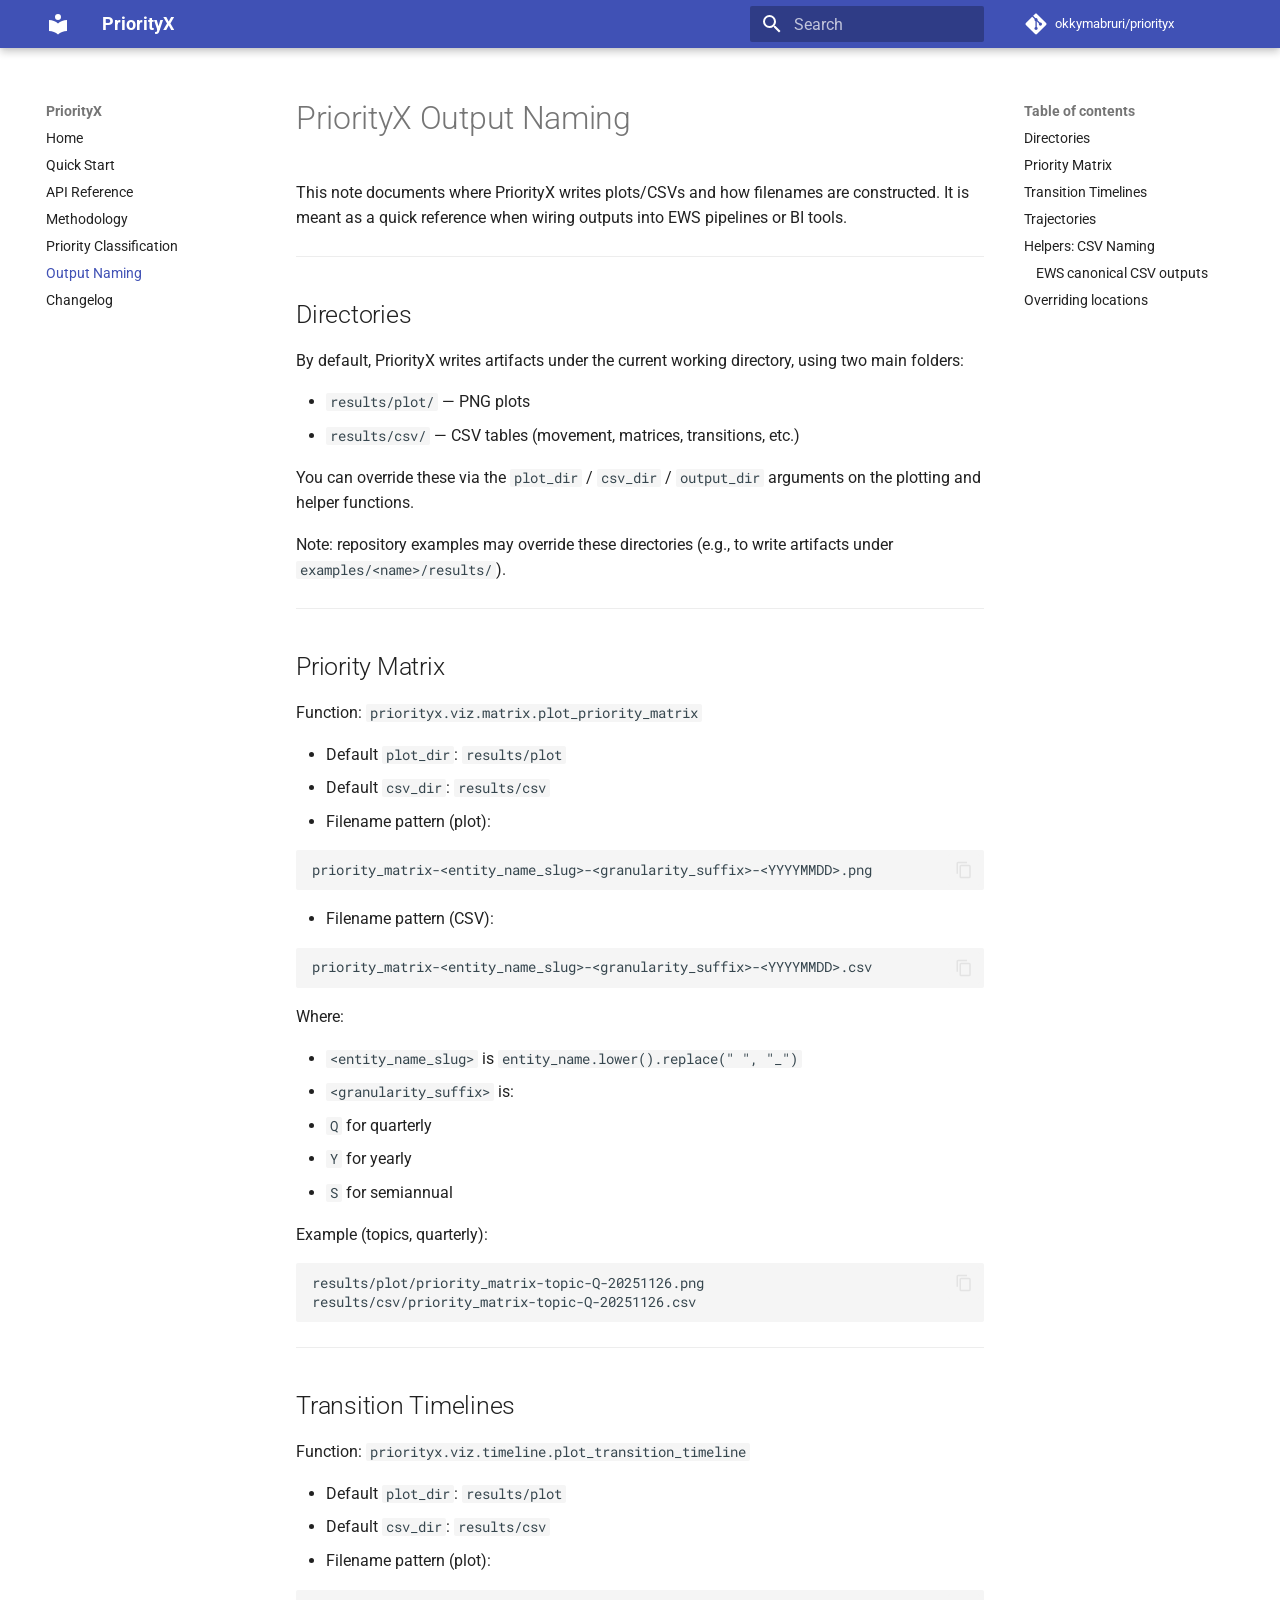
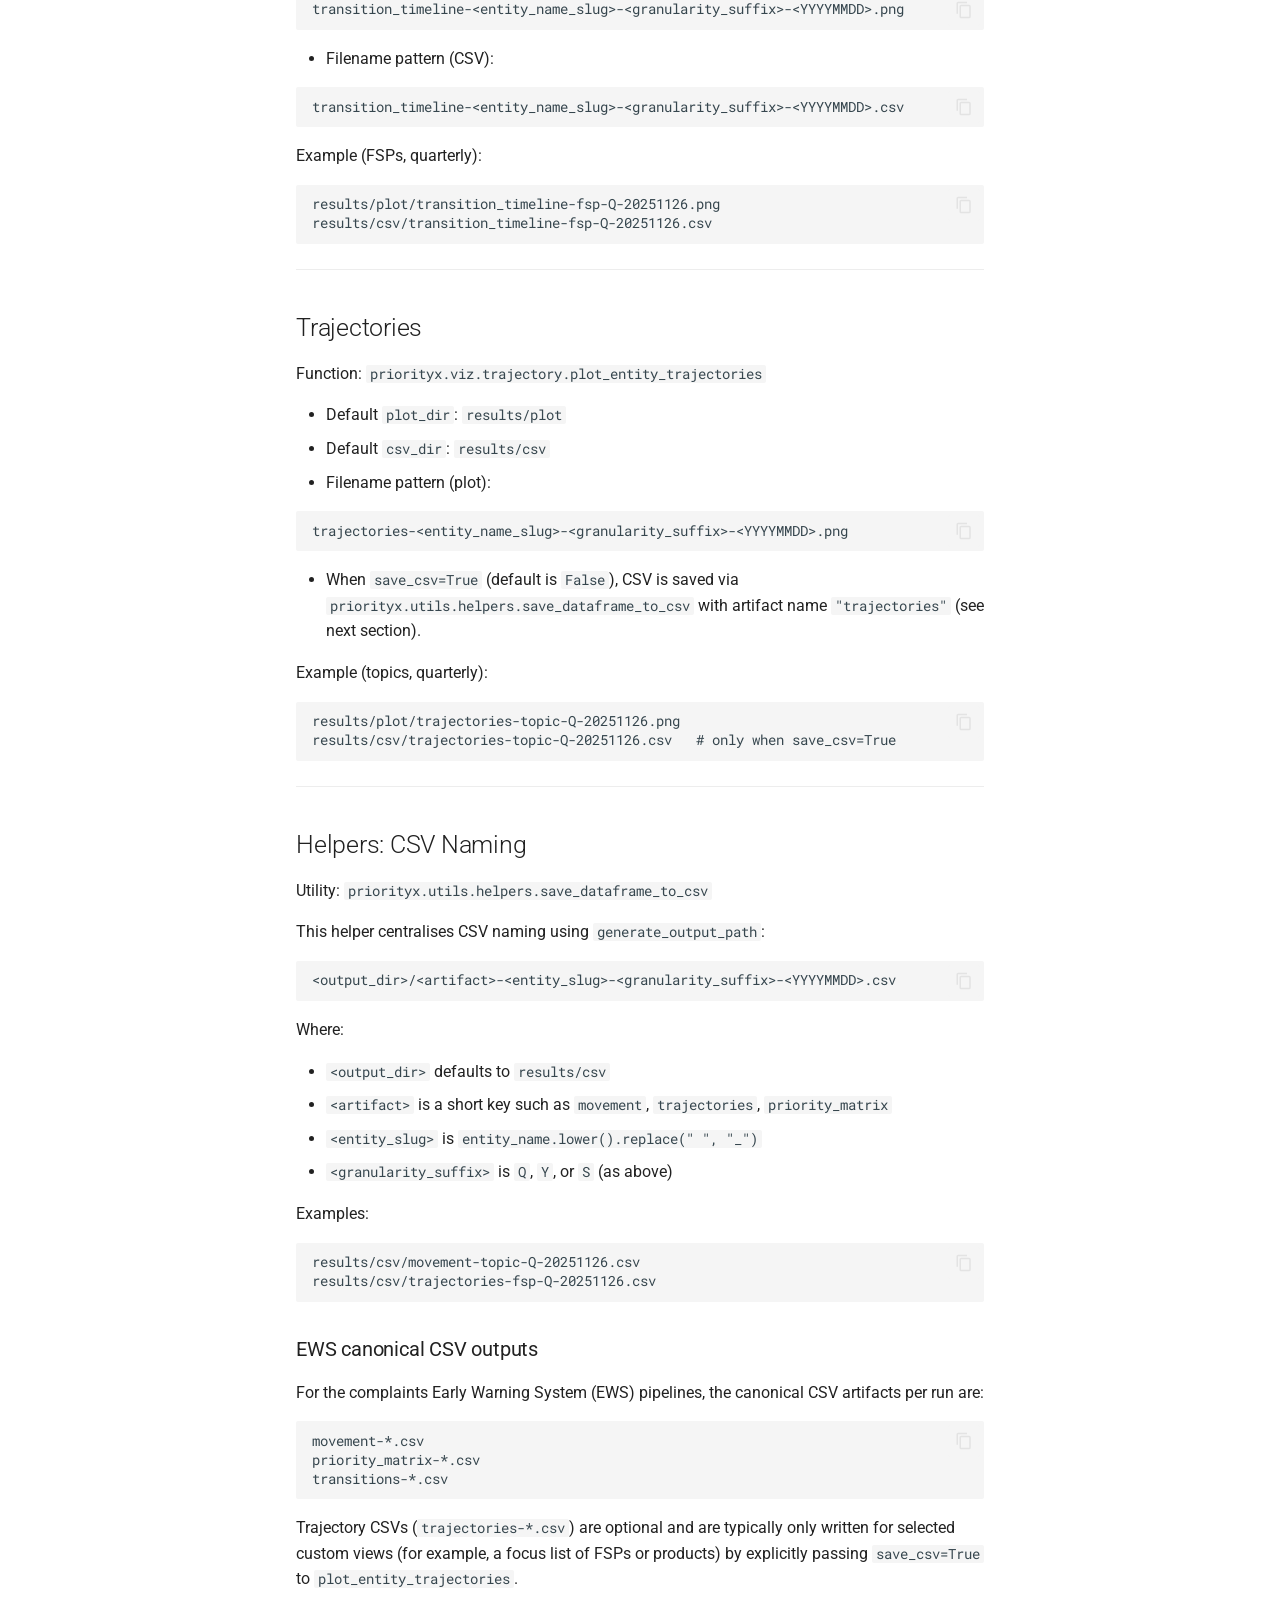
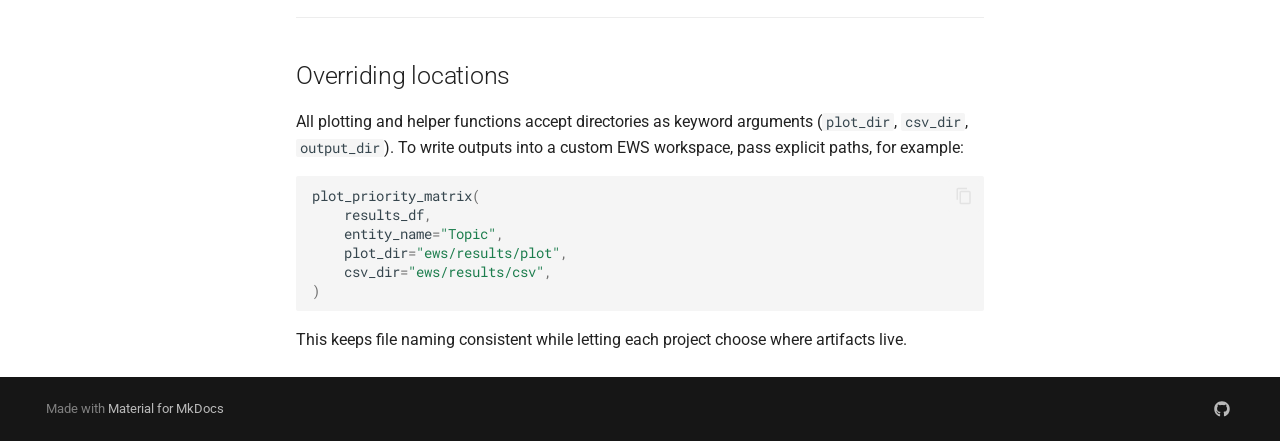
<file: output_naming/index.html>
<!doctype html>
<html lang="en" class="no-js">
  <head>
    
      <meta charset="utf-8">
      <meta name="viewport" content="width=device-width,initial-scale=1">
      
        <meta name="description" content="Priority matrix analysis using GLMM for consumer complaint prioritization">
      
      
      
        <link rel="canonical" href="https://okkymabruri.github.io/priorityx/output_naming/">
      
      
        <link rel="prev" href="../priority_classification/">
      
      
        <link rel="next" href="../changelog/">
      
      
        
      
      
      <link rel="icon" href="../assets/images/favicon.png">
      <meta name="generator" content="mkdocs-1.6.1, mkdocs-material-9.7.1">
    
    
      
        <title>Output Naming - PriorityX</title>
      
    
    
      <link rel="stylesheet" href="../assets/stylesheets/main.484c7ddc.min.css">
      
        
        <link rel="stylesheet" href="../assets/stylesheets/palette.ab4e12ef.min.css">
      
      


    
    
      
    
    
      
        
        
        <link rel="preconnect" href="https://fonts.gstatic.com" crossorigin>
        <link rel="stylesheet" href="https://fonts.googleapis.com/css?family=Roboto:300,300i,400,400i,700,700i%7CRoboto+Mono:400,400i,700,700i&display=fallback">
        <style>:root{--md-text-font:"Roboto";--md-code-font:"Roboto Mono"}</style>
      
    
    
    <script>__md_scope=new URL("..",location),__md_hash=e=>[...e].reduce(((e,_)=>(e<<5)-e+_.charCodeAt(0)),0),__md_get=(e,_=localStorage,t=__md_scope)=>JSON.parse(_.getItem(t.pathname+"."+e)),__md_set=(e,_,t=localStorage,a=__md_scope)=>{try{t.setItem(a.pathname+"."+e,JSON.stringify(_))}catch(e){}}</script>
    
      

    
    
  </head>
  
  
    
    
    
    
    
    <body dir="ltr" data-md-color-scheme="default" data-md-color-primary="indigo" data-md-color-accent="indigo">
  
    
    <input class="md-toggle" data-md-toggle="drawer" type="checkbox" id="__drawer" autocomplete="off">
    <input class="md-toggle" data-md-toggle="search" type="checkbox" id="__search" autocomplete="off">
    <label class="md-overlay" for="__drawer"></label>
    <div data-md-component="skip">
      
        
        <a href="#priorityx-output-naming" class="md-skip">
          Skip to content
        </a>
      
    </div>
    <div data-md-component="announce">
      
    </div>
    
    
      

  

<header class="md-header md-header--shadow" data-md-component="header">
  <nav class="md-header__inner md-grid" aria-label="Header">
    <a href="https://okky.dev" title="PriorityX" class="md-header__button md-logo" aria-label="PriorityX" data-md-component="logo">
      
  
  <svg xmlns="http://www.w3.org/2000/svg" viewBox="0 0 24 24"><path d="M12 8a3 3 0 0 0 3-3 3 3 0 0 0-3-3 3 3 0 0 0-3 3 3 3 0 0 0 3 3m0 3.54C9.64 9.35 6.5 8 3 8v11c3.5 0 6.64 1.35 9 3.54 2.36-2.19 5.5-3.54 9-3.54V8c-3.5 0-6.64 1.35-9 3.54"/></svg>

    </a>
    <label class="md-header__button md-icon" for="__drawer">
      
      <svg xmlns="http://www.w3.org/2000/svg" viewBox="0 0 24 24"><path d="M3 6h18v2H3zm0 5h18v2H3zm0 5h18v2H3z"/></svg>
    </label>
    <div class="md-header__title" data-md-component="header-title">
      <div class="md-header__ellipsis">
        <div class="md-header__topic">
          <span class="md-ellipsis">
            PriorityX
          </span>
        </div>
        <div class="md-header__topic" data-md-component="header-topic">
          <span class="md-ellipsis">
            
              Output Naming
            
          </span>
        </div>
      </div>
    </div>
    
      
    
    
    
    
      
      
        <label class="md-header__button md-icon" for="__search">
          
          <svg xmlns="http://www.w3.org/2000/svg" viewBox="0 0 24 24"><path d="M9.5 3A6.5 6.5 0 0 1 16 9.5c0 1.61-.59 3.09-1.56 4.23l.27.27h.79l5 5-1.5 1.5-5-5v-.79l-.27-.27A6.52 6.52 0 0 1 9.5 16 6.5 6.5 0 0 1 3 9.5 6.5 6.5 0 0 1 9.5 3m0 2C7 5 5 7 5 9.5S7 14 9.5 14 14 12 14 9.5 12 5 9.5 5"/></svg>
        </label>
        <div class="md-search" data-md-component="search" role="dialog">
  <label class="md-search__overlay" for="__search"></label>
  <div class="md-search__inner" role="search">
    <form class="md-search__form" name="search">
      <input type="text" class="md-search__input" name="query" aria-label="Search" placeholder="Search" autocapitalize="off" autocorrect="off" autocomplete="off" spellcheck="false" data-md-component="search-query" required>
      <label class="md-search__icon md-icon" for="__search">
        
        <svg xmlns="http://www.w3.org/2000/svg" viewBox="0 0 24 24"><path d="M9.5 3A6.5 6.5 0 0 1 16 9.5c0 1.61-.59 3.09-1.56 4.23l.27.27h.79l5 5-1.5 1.5-5-5v-.79l-.27-.27A6.52 6.52 0 0 1 9.5 16 6.5 6.5 0 0 1 3 9.5 6.5 6.5 0 0 1 9.5 3m0 2C7 5 5 7 5 9.5S7 14 9.5 14 14 12 14 9.5 12 5 9.5 5"/></svg>
        
        <svg xmlns="http://www.w3.org/2000/svg" viewBox="0 0 24 24"><path d="M20 11v2H8l5.5 5.5-1.42 1.42L4.16 12l7.92-7.92L13.5 5.5 8 11z"/></svg>
      </label>
      <nav class="md-search__options" aria-label="Search">
        
        <button type="reset" class="md-search__icon md-icon" title="Clear" aria-label="Clear" tabindex="-1">
          
          <svg xmlns="http://www.w3.org/2000/svg" viewBox="0 0 24 24"><path d="M19 6.41 17.59 5 12 10.59 6.41 5 5 6.41 10.59 12 5 17.59 6.41 19 12 13.41 17.59 19 19 17.59 13.41 12z"/></svg>
        </button>
      </nav>
      
    </form>
    <div class="md-search__output">
      <div class="md-search__scrollwrap" tabindex="0" data-md-scrollfix>
        <div class="md-search-result" data-md-component="search-result">
          <div class="md-search-result__meta">
            Initializing search
          </div>
          <ol class="md-search-result__list" role="presentation"></ol>
        </div>
      </div>
    </div>
  </div>
</div>
      
    
    
      <div class="md-header__source">
        <a href="https://github.com/okkymabruri/priorityx" title="Go to repository" class="md-source" data-md-component="source">
  <div class="md-source__icon md-icon">
    
    <svg xmlns="http://www.w3.org/2000/svg" viewBox="0 0 448 512"><!--! Font Awesome Free 7.1.0 by @fontawesome - https://fontawesome.com License - https://fontawesome.com/license/free (Icons: CC BY 4.0, Fonts: SIL OFL 1.1, Code: MIT License) Copyright 2025 Fonticons, Inc.--><path d="M439.6 236.1 244 40.5c-5.4-5.5-12.8-8.5-20.4-8.5s-15 3-20.4 8.4L162.5 81l51.5 51.5c27.1-9.1 52.7 16.8 43.4 43.7l49.7 49.7c34.2-11.8 61.2 31 35.5 56.7-26.5 26.5-70.2-2.9-56-37.3L240.3 199v121.9c25.3 12.5 22.3 41.8 9.1 55-6.4 6.4-15.2 10.1-24.3 10.1s-17.8-3.6-24.3-10.1c-17.6-17.6-11.1-46.9 11.2-56v-123c-20.8-8.5-24.6-30.7-18.6-45L142.6 101 8.5 235.1C3 240.6 0 247.9 0 255.5s3 15 8.5 20.4l195.6 195.7c5.4 5.4 12.7 8.4 20.4 8.4s15-3 20.4-8.4l194.7-194.7c5.4-5.4 8.4-12.8 8.4-20.4s-3-15-8.4-20.4"/></svg>
  </div>
  <div class="md-source__repository">
    okkymabruri/priorityx
  </div>
</a>
      </div>
    
  </nav>
  
</header>
    
    <div class="md-container" data-md-component="container">
      
      
        
          
        
      
      <main class="md-main" data-md-component="main">
        <div class="md-main__inner md-grid">
          
            
              
              <div class="md-sidebar md-sidebar--primary" data-md-component="sidebar" data-md-type="navigation" >
                <div class="md-sidebar__scrollwrap">
                  <div class="md-sidebar__inner">
                    



<nav class="md-nav md-nav--primary" aria-label="Navigation" data-md-level="0">
  <label class="md-nav__title" for="__drawer">
    <a href="https://okky.dev" title="PriorityX" class="md-nav__button md-logo" aria-label="PriorityX" data-md-component="logo">
      
  
  <svg xmlns="http://www.w3.org/2000/svg" viewBox="0 0 24 24"><path d="M12 8a3 3 0 0 0 3-3 3 3 0 0 0-3-3 3 3 0 0 0-3 3 3 3 0 0 0 3 3m0 3.54C9.64 9.35 6.5 8 3 8v11c3.5 0 6.64 1.35 9 3.54 2.36-2.19 5.5-3.54 9-3.54V8c-3.5 0-6.64 1.35-9 3.54"/></svg>

    </a>
    PriorityX
  </label>
  
    <div class="md-nav__source">
      <a href="https://github.com/okkymabruri/priorityx" title="Go to repository" class="md-source" data-md-component="source">
  <div class="md-source__icon md-icon">
    
    <svg xmlns="http://www.w3.org/2000/svg" viewBox="0 0 448 512"><!--! Font Awesome Free 7.1.0 by @fontawesome - https://fontawesome.com License - https://fontawesome.com/license/free (Icons: CC BY 4.0, Fonts: SIL OFL 1.1, Code: MIT License) Copyright 2025 Fonticons, Inc.--><path d="M439.6 236.1 244 40.5c-5.4-5.5-12.8-8.5-20.4-8.5s-15 3-20.4 8.4L162.5 81l51.5 51.5c27.1-9.1 52.7 16.8 43.4 43.7l49.7 49.7c34.2-11.8 61.2 31 35.5 56.7-26.5 26.5-70.2-2.9-56-37.3L240.3 199v121.9c25.3 12.5 22.3 41.8 9.1 55-6.4 6.4-15.2 10.1-24.3 10.1s-17.8-3.6-24.3-10.1c-17.6-17.6-11.1-46.9 11.2-56v-123c-20.8-8.5-24.6-30.7-18.6-45L142.6 101 8.5 235.1C3 240.6 0 247.9 0 255.5s3 15 8.5 20.4l195.6 195.7c5.4 5.4 12.7 8.4 20.4 8.4s15-3 20.4-8.4l194.7-194.7c5.4-5.4 8.4-12.8 8.4-20.4s-3-15-8.4-20.4"/></svg>
  </div>
  <div class="md-source__repository">
    okkymabruri/priorityx
  </div>
</a>
    </div>
  
  <ul class="md-nav__list" data-md-scrollfix>
    
      
      
  
  
  
  
    <li class="md-nav__item">
      <a href=".." class="md-nav__link">
        
  
  
  <span class="md-ellipsis">
    
  
    Home
  

    
  </span>
  
  

      </a>
    </li>
  

    
      
      
  
  
  
  
    <li class="md-nav__item">
      <a href="../quickstart/" class="md-nav__link">
        
  
  
  <span class="md-ellipsis">
    
  
    Quick Start
  

    
  </span>
  
  

      </a>
    </li>
  

    
      
      
  
  
  
  
    <li class="md-nav__item">
      <a href="../api-reference/" class="md-nav__link">
        
  
  
  <span class="md-ellipsis">
    
  
    API Reference
  

    
  </span>
  
  

      </a>
    </li>
  

    
      
      
  
  
  
  
    <li class="md-nav__item">
      <a href="../methodology/" class="md-nav__link">
        
  
  
  <span class="md-ellipsis">
    
  
    Methodology
  

    
  </span>
  
  

      </a>
    </li>
  

    
      
      
  
  
  
  
    <li class="md-nav__item">
      <a href="../priority_classification/" class="md-nav__link">
        
  
  
  <span class="md-ellipsis">
    
  
    Priority Classification
  

    
  </span>
  
  

      </a>
    </li>
  

    
      
      
  
  
    
  
  
  
    <li class="md-nav__item md-nav__item--active">
      
      <input class="md-nav__toggle md-toggle" type="checkbox" id="__toc">
      
      
        
      
      
        <label class="md-nav__link md-nav__link--active" for="__toc">
          
  
  
  <span class="md-ellipsis">
    
  
    Output Naming
  

    
  </span>
  
  

          <span class="md-nav__icon md-icon"></span>
        </label>
      
      <a href="./" class="md-nav__link md-nav__link--active">
        
  
  
  <span class="md-ellipsis">
    
  
    Output Naming
  

    
  </span>
  
  

      </a>
      
        

<nav class="md-nav md-nav--secondary" aria-label="Table of contents">
  
  
  
    
  
  
    <label class="md-nav__title" for="__toc">
      <span class="md-nav__icon md-icon"></span>
      Table of contents
    </label>
    <ul class="md-nav__list" data-md-component="toc" data-md-scrollfix>
      
        <li class="md-nav__item">
  <a href="#directories" class="md-nav__link">
    <span class="md-ellipsis">
      
        Directories
      
    </span>
  </a>
  
</li>
      
        <li class="md-nav__item">
  <a href="#priority-matrix" class="md-nav__link">
    <span class="md-ellipsis">
      
        Priority Matrix
      
    </span>
  </a>
  
</li>
      
        <li class="md-nav__item">
  <a href="#transition-timelines" class="md-nav__link">
    <span class="md-ellipsis">
      
        Transition Timelines
      
    </span>
  </a>
  
</li>
      
        <li class="md-nav__item">
  <a href="#trajectories" class="md-nav__link">
    <span class="md-ellipsis">
      
        Trajectories
      
    </span>
  </a>
  
</li>
      
        <li class="md-nav__item">
  <a href="#helpers-csv-naming" class="md-nav__link">
    <span class="md-ellipsis">
      
        Helpers: CSV Naming
      
    </span>
  </a>
  
    <nav class="md-nav" aria-label="Helpers: CSV Naming">
      <ul class="md-nav__list">
        
          <li class="md-nav__item">
  <a href="#ews-canonical-csv-outputs" class="md-nav__link">
    <span class="md-ellipsis">
      
        EWS canonical CSV outputs
      
    </span>
  </a>
  
</li>
        
      </ul>
    </nav>
  
</li>
      
        <li class="md-nav__item">
  <a href="#overriding-locations" class="md-nav__link">
    <span class="md-ellipsis">
      
        Overriding locations
      
    </span>
  </a>
  
</li>
      
    </ul>
  
</nav>
      
    </li>
  

    
      
      
  
  
  
  
    <li class="md-nav__item">
      <a href="../changelog/" class="md-nav__link">
        
  
  
  <span class="md-ellipsis">
    
  
    Changelog
  

    
  </span>
  
  

      </a>
    </li>
  

    
  </ul>
</nav>
                  </div>
                </div>
              </div>
            
            
              
              <div class="md-sidebar md-sidebar--secondary" data-md-component="sidebar" data-md-type="toc" >
                <div class="md-sidebar__scrollwrap">
                  <div class="md-sidebar__inner">
                    

<nav class="md-nav md-nav--secondary" aria-label="Table of contents">
  
  
  
    
  
  
    <label class="md-nav__title" for="__toc">
      <span class="md-nav__icon md-icon"></span>
      Table of contents
    </label>
    <ul class="md-nav__list" data-md-component="toc" data-md-scrollfix>
      
        <li class="md-nav__item">
  <a href="#directories" class="md-nav__link">
    <span class="md-ellipsis">
      
        Directories
      
    </span>
  </a>
  
</li>
      
        <li class="md-nav__item">
  <a href="#priority-matrix" class="md-nav__link">
    <span class="md-ellipsis">
      
        Priority Matrix
      
    </span>
  </a>
  
</li>
      
        <li class="md-nav__item">
  <a href="#transition-timelines" class="md-nav__link">
    <span class="md-ellipsis">
      
        Transition Timelines
      
    </span>
  </a>
  
</li>
      
        <li class="md-nav__item">
  <a href="#trajectories" class="md-nav__link">
    <span class="md-ellipsis">
      
        Trajectories
      
    </span>
  </a>
  
</li>
      
        <li class="md-nav__item">
  <a href="#helpers-csv-naming" class="md-nav__link">
    <span class="md-ellipsis">
      
        Helpers: CSV Naming
      
    </span>
  </a>
  
    <nav class="md-nav" aria-label="Helpers: CSV Naming">
      <ul class="md-nav__list">
        
          <li class="md-nav__item">
  <a href="#ews-canonical-csv-outputs" class="md-nav__link">
    <span class="md-ellipsis">
      
        EWS canonical CSV outputs
      
    </span>
  </a>
  
</li>
        
      </ul>
    </nav>
  
</li>
      
        <li class="md-nav__item">
  <a href="#overriding-locations" class="md-nav__link">
    <span class="md-ellipsis">
      
        Overriding locations
      
    </span>
  </a>
  
</li>
      
    </ul>
  
</nav>
                  </div>
                </div>
              </div>
            
          
          
            <div class="md-content" data-md-component="content">
              
              <article class="md-content__inner md-typeset">
                
                  


  
  


<h1 id="priorityx-output-naming">PriorityX Output Naming<a class="headerlink" href="#priorityx-output-naming" title="Permanent link">&para;</a></h1>
<p>This note documents where PriorityX writes plots/CSVs and how filenames
are constructed. It is meant as a quick reference when wiring outputs
into EWS pipelines or BI tools.</p>
<hr />
<h2 id="directories">Directories<a class="headerlink" href="#directories" title="Permanent link">&para;</a></h2>
<p>By default, PriorityX writes artifacts under the current working directory, using two main folders:</p>
<ul>
<li><code>results/plot/</code> — PNG plots</li>
<li><code>results/csv/</code> — CSV tables (movement, matrices, transitions, etc.)</li>
</ul>
<p>You can override these via the <code>plot_dir</code> / <code>csv_dir</code> / <code>output_dir</code>
arguments on the plotting and helper functions.</p>
<p>Note: repository examples may override these directories (e.g., to write artifacts under <code>examples/&lt;name&gt;/results/</code>).</p>
<hr />
<h2 id="priority-matrix">Priority Matrix<a class="headerlink" href="#priority-matrix" title="Permanent link">&para;</a></h2>
<p>Function: <code>priorityx.viz.matrix.plot_priority_matrix</code></p>
<ul>
<li>Default <code>plot_dir</code>: <code>results/plot</code></li>
<li>Default <code>csv_dir</code>: <code>results/csv</code></li>
<li>Filename pattern (plot):</li>
</ul>
<div class="highlight"><pre><span></span><code><a id="__codelineno-0-1" name="__codelineno-0-1" href="#__codelineno-0-1"></a>priority_matrix-&lt;entity_name_slug&gt;-&lt;granularity_suffix&gt;-&lt;YYYYMMDD&gt;.png
</code></pre></div>
<ul>
<li>Filename pattern (CSV):</li>
</ul>
<div class="highlight"><pre><span></span><code><a id="__codelineno-1-1" name="__codelineno-1-1" href="#__codelineno-1-1"></a>priority_matrix-&lt;entity_name_slug&gt;-&lt;granularity_suffix&gt;-&lt;YYYYMMDD&gt;.csv
</code></pre></div>
<p>Where:</p>
<ul>
<li><code>&lt;entity_name_slug&gt;</code> is <code>entity_name.lower().replace(" ", "_")</code></li>
<li><code>&lt;granularity_suffix&gt;</code> is:</li>
<li><code>Q</code> for quarterly</li>
<li><code>Y</code> for yearly</li>
<li><code>S</code> for semiannual</li>
</ul>
<p>Example (topics, quarterly):</p>
<div class="highlight"><pre><span></span><code><a id="__codelineno-2-1" name="__codelineno-2-1" href="#__codelineno-2-1"></a>results/plot/priority_matrix-topic-Q-20251126.png
<a id="__codelineno-2-2" name="__codelineno-2-2" href="#__codelineno-2-2"></a>results/csv/priority_matrix-topic-Q-20251126.csv
</code></pre></div>
<hr />
<h2 id="transition-timelines">Transition Timelines<a class="headerlink" href="#transition-timelines" title="Permanent link">&para;</a></h2>
<p>Function: <code>priorityx.viz.timeline.plot_transition_timeline</code></p>
<ul>
<li>Default <code>plot_dir</code>: <code>results/plot</code></li>
<li>Default <code>csv_dir</code>: <code>results/csv</code></li>
<li>Filename pattern (plot):</li>
</ul>
<div class="highlight"><pre><span></span><code><a id="__codelineno-3-1" name="__codelineno-3-1" href="#__codelineno-3-1"></a>transition_timeline-&lt;entity_name_slug&gt;-&lt;granularity_suffix&gt;-&lt;YYYYMMDD&gt;.png
</code></pre></div>
<ul>
<li>Filename pattern (CSV):</li>
</ul>
<div class="highlight"><pre><span></span><code><a id="__codelineno-4-1" name="__codelineno-4-1" href="#__codelineno-4-1"></a>transition_timeline-&lt;entity_name_slug&gt;-&lt;granularity_suffix&gt;-&lt;YYYYMMDD&gt;.csv
</code></pre></div>
<p>Example (FSPs, quarterly):</p>
<div class="highlight"><pre><span></span><code><a id="__codelineno-5-1" name="__codelineno-5-1" href="#__codelineno-5-1"></a>results/plot/transition_timeline-fsp-Q-20251126.png
<a id="__codelineno-5-2" name="__codelineno-5-2" href="#__codelineno-5-2"></a>results/csv/transition_timeline-fsp-Q-20251126.csv
</code></pre></div>
<hr />
<h2 id="trajectories">Trajectories<a class="headerlink" href="#trajectories" title="Permanent link">&para;</a></h2>
<p>Function: <code>priorityx.viz.trajectory.plot_entity_trajectories</code></p>
<ul>
<li>Default <code>plot_dir</code>: <code>results/plot</code></li>
<li>Default <code>csv_dir</code>: <code>results/csv</code></li>
<li>Filename pattern (plot):</li>
</ul>
<div class="highlight"><pre><span></span><code><a id="__codelineno-6-1" name="__codelineno-6-1" href="#__codelineno-6-1"></a>trajectories-&lt;entity_name_slug&gt;-&lt;granularity_suffix&gt;-&lt;YYYYMMDD&gt;.png
</code></pre></div>
<ul>
<li>When <code>save_csv=True</code> (default is <code>False</code>), CSV is saved via
  <code>priorityx.utils.helpers.save_dataframe_to_csv</code> with artifact name
  <code>"trajectories"</code> (see next section).</li>
</ul>
<p>Example (topics, quarterly):</p>
<div class="highlight"><pre><span></span><code><a id="__codelineno-7-1" name="__codelineno-7-1" href="#__codelineno-7-1"></a>results/plot/trajectories-topic-Q-20251126.png
<a id="__codelineno-7-2" name="__codelineno-7-2" href="#__codelineno-7-2"></a>results/csv/trajectories-topic-Q-20251126.csv   # only when save_csv=True
</code></pre></div>
<hr />
<h2 id="helpers-csv-naming">Helpers: CSV Naming<a class="headerlink" href="#helpers-csv-naming" title="Permanent link">&para;</a></h2>
<p>Utility: <code>priorityx.utils.helpers.save_dataframe_to_csv</code></p>
<p>This helper centralises CSV naming using <code>generate_output_path</code>:</p>
<div class="highlight"><pre><span></span><code><a id="__codelineno-8-1" name="__codelineno-8-1" href="#__codelineno-8-1"></a>&lt;output_dir&gt;/&lt;artifact&gt;-&lt;entity_slug&gt;-&lt;granularity_suffix&gt;-&lt;YYYYMMDD&gt;.csv
</code></pre></div>
<p>Where:</p>
<ul>
<li><code>&lt;output_dir&gt;</code> defaults to <code>results/csv</code></li>
<li><code>&lt;artifact&gt;</code> is a short key such as <code>movement</code>, <code>trajectories</code>,
  <code>priority_matrix</code></li>
<li><code>&lt;entity_slug&gt;</code> is <code>entity_name.lower().replace(" ", "_")</code></li>
<li><code>&lt;granularity_suffix&gt;</code> is <code>Q</code>, <code>Y</code>, or <code>S</code> (as above)</li>
</ul>
<p>Examples:</p>
<div class="highlight"><pre><span></span><code><a id="__codelineno-9-1" name="__codelineno-9-1" href="#__codelineno-9-1"></a>results/csv/movement-topic-Q-20251126.csv
<a id="__codelineno-9-2" name="__codelineno-9-2" href="#__codelineno-9-2"></a>results/csv/trajectories-fsp-Q-20251126.csv
</code></pre></div>
<h3 id="ews-canonical-csv-outputs">EWS canonical CSV outputs<a class="headerlink" href="#ews-canonical-csv-outputs" title="Permanent link">&para;</a></h3>
<p>For the complaints Early Warning System (EWS) pipelines, the canonical
CSV artifacts per run are:</p>
<div class="highlight"><pre><span></span><code><a id="__codelineno-10-1" name="__codelineno-10-1" href="#__codelineno-10-1"></a>movement-*.csv
<a id="__codelineno-10-2" name="__codelineno-10-2" href="#__codelineno-10-2"></a>priority_matrix-*.csv
<a id="__codelineno-10-3" name="__codelineno-10-3" href="#__codelineno-10-3"></a>transitions-*.csv
</code></pre></div>
<p>Trajectory CSVs (<code>trajectories-*.csv</code>) are optional and are typically
only written for selected custom views (for example, a focus list of
FSPs or products) by explicitly passing <code>save_csv=True</code> to
<code>plot_entity_trajectories</code>.</p>
<hr />
<h2 id="overriding-locations">Overriding locations<a class="headerlink" href="#overriding-locations" title="Permanent link">&para;</a></h2>
<p>All plotting and helper functions accept directories as keyword
arguments (<code>plot_dir</code>, <code>csv_dir</code>, <code>output_dir</code>). To write outputs into a
custom EWS workspace, pass explicit paths, for example:</p>
<div class="highlight"><pre><span></span><code><a id="__codelineno-11-1" name="__codelineno-11-1" href="#__codelineno-11-1"></a><span class="n">plot_priority_matrix</span><span class="p">(</span>
<a id="__codelineno-11-2" name="__codelineno-11-2" href="#__codelineno-11-2"></a>    <span class="n">results_df</span><span class="p">,</span>
<a id="__codelineno-11-3" name="__codelineno-11-3" href="#__codelineno-11-3"></a>    <span class="n">entity_name</span><span class="o">=</span><span class="s2">&quot;Topic&quot;</span><span class="p">,</span>
<a id="__codelineno-11-4" name="__codelineno-11-4" href="#__codelineno-11-4"></a>    <span class="n">plot_dir</span><span class="o">=</span><span class="s2">&quot;ews/results/plot&quot;</span><span class="p">,</span>
<a id="__codelineno-11-5" name="__codelineno-11-5" href="#__codelineno-11-5"></a>    <span class="n">csv_dir</span><span class="o">=</span><span class="s2">&quot;ews/results/csv&quot;</span><span class="p">,</span>
<a id="__codelineno-11-6" name="__codelineno-11-6" href="#__codelineno-11-6"></a><span class="p">)</span>
</code></pre></div>
<p>This keeps file naming consistent while letting each project choose
where artifacts live.</p>












                
              </article>
            </div>
          
          
<script>var target=document.getElementById(location.hash.slice(1));target&&target.name&&(target.checked=target.name.startsWith("__tabbed_"))</script>
        </div>
        
      </main>
      
        <footer class="md-footer">
  
  <div class="md-footer-meta md-typeset">
    <div class="md-footer-meta__inner md-grid">
      <div class="md-copyright">
  
  
    Made with
    <a href="https://squidfunk.github.io/mkdocs-material/" target="_blank" rel="noopener">
      Material for MkDocs
    </a>
  
</div>
      
        
<div class="md-social">
  
    
    
    
    
      
      
    
    <a href="https://github.com/okkymabruri/priorityx" target="_blank" rel="noopener" title="github.com" class="md-social__link">
      <svg xmlns="http://www.w3.org/2000/svg" viewBox="0 0 512 512"><!--! Font Awesome Free 7.1.0 by @fontawesome - https://fontawesome.com License - https://fontawesome.com/license/free (Icons: CC BY 4.0, Fonts: SIL OFL 1.1, Code: MIT License) Copyright 2025 Fonticons, Inc.--><path d="M173.9 397.4c0 2-2.3 3.6-5.2 3.6-3.3.3-5.6-1.3-5.6-3.6 0-2 2.3-3.6 5.2-3.6 3-.3 5.6 1.3 5.6 3.6m-31.1-4.5c-.7 2 1.3 4.3 4.3 4.9 2.6 1 5.6 0 6.2-2s-1.3-4.3-4.3-5.2c-2.6-.7-5.5.3-6.2 2.3m44.2-1.7c-2.9.7-4.9 2.6-4.6 4.9.3 2 2.9 3.3 5.9 2.6 2.9-.7 4.9-2.6 4.6-4.6-.3-1.9-3-3.2-5.9-2.9M252.8 8C114.1 8 8 113.3 8 252c0 110.9 69.8 205.8 169.5 239.2 12.8 2.3 17.3-5.6 17.3-12.1 0-6.2-.3-40.4-.3-61.4 0 0-70 15-84.7-29.8 0 0-11.4-29.1-27.8-36.6 0 0-22.9-15.7 1.6-15.4 0 0 24.9 2 38.6 25.8 21.9 38.6 58.6 27.5 72.9 20.9 2.3-16 8.8-27.1 16-33.7-55.9-6.2-112.3-14.3-112.3-110.5 0-27.5 7.6-41.3 23.6-58.9-2.6-6.5-11.1-33.3 2.6-67.9 20.9-6.5 69 27 69 27 20-5.6 41.5-8.5 62.8-8.5s42.8 2.9 62.8 8.5c0 0 48.1-33.6 69-27 13.7 34.7 5.2 61.4 2.6 67.9 16 17.7 25.8 31.5 25.8 58.9 0 96.5-58.9 104.2-114.8 110.5 9.2 7.9 17 22.9 17 46.4 0 33.7-.3 75.4-.3 83.6 0 6.5 4.6 14.4 17.3 12.1C436.2 457.8 504 362.9 504 252 504 113.3 391.5 8 252.8 8M105.2 352.9c-1.3 1-1 3.3.7 5.2 1.6 1.6 3.9 2.3 5.2 1 1.3-1 1-3.3-.7-5.2-1.6-1.6-3.9-2.3-5.2-1m-10.8-8.1c-.7 1.3.3 2.9 2.3 3.9 1.6 1 3.6.7 4.3-.7.7-1.3-.3-2.9-2.3-3.9-2-.6-3.6-.3-4.3.7m32.4 35.6c-1.6 1.3-1 4.3 1.3 6.2 2.3 2.3 5.2 2.6 6.5 1 1.3-1.3.7-4.3-1.3-6.2-2.2-2.3-5.2-2.6-6.5-1m-11.4-14.7c-1.6 1-1.6 3.6 0 5.9s4.3 3.3 5.6 2.3c1.6-1.3 1.6-3.9 0-6.2-1.4-2.3-4-3.3-5.6-2"/></svg>
    </a>
  
</div>
      
    </div>
  </div>
</footer>
      
    </div>
    <div class="md-dialog" data-md-component="dialog">
      <div class="md-dialog__inner md-typeset"></div>
    </div>
    
    
    
      
      
      <script id="__config" type="application/json">{"annotate": null, "base": "..", "features": ["navigation.sections", "navigation.expand", "content.code.copy"], "search": "../assets/javascripts/workers/search.2c215733.min.js", "tags": null, "translations": {"clipboard.copied": "Copied to clipboard", "clipboard.copy": "Copy to clipboard", "search.result.more.one": "1 more on this page", "search.result.more.other": "# more on this page", "search.result.none": "No matching documents", "search.result.one": "1 matching document", "search.result.other": "# matching documents", "search.result.placeholder": "Type to start searching", "search.result.term.missing": "Missing", "select.version": "Select version"}, "version": null}</script>
    
    
      <script src="../assets/javascripts/bundle.79ae519e.min.js"></script>
      
    
  </body>
</html>
</file>
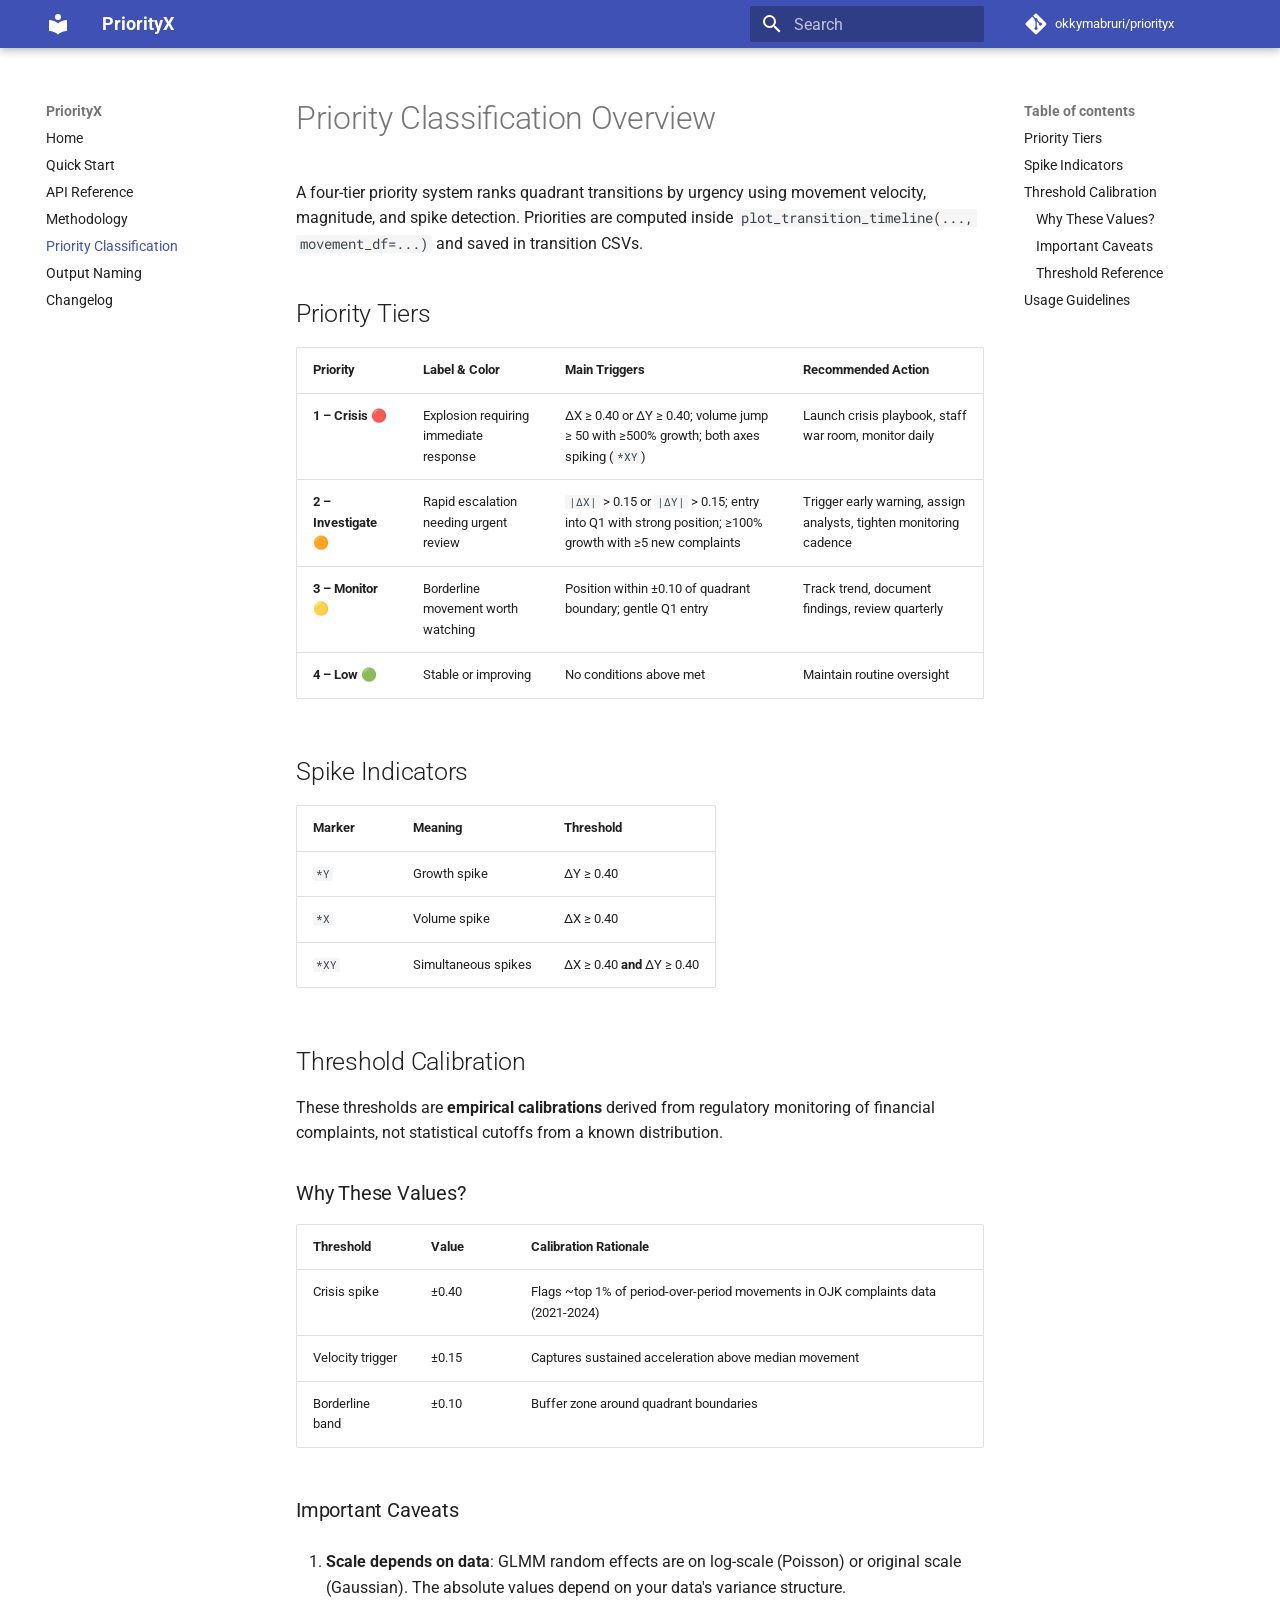
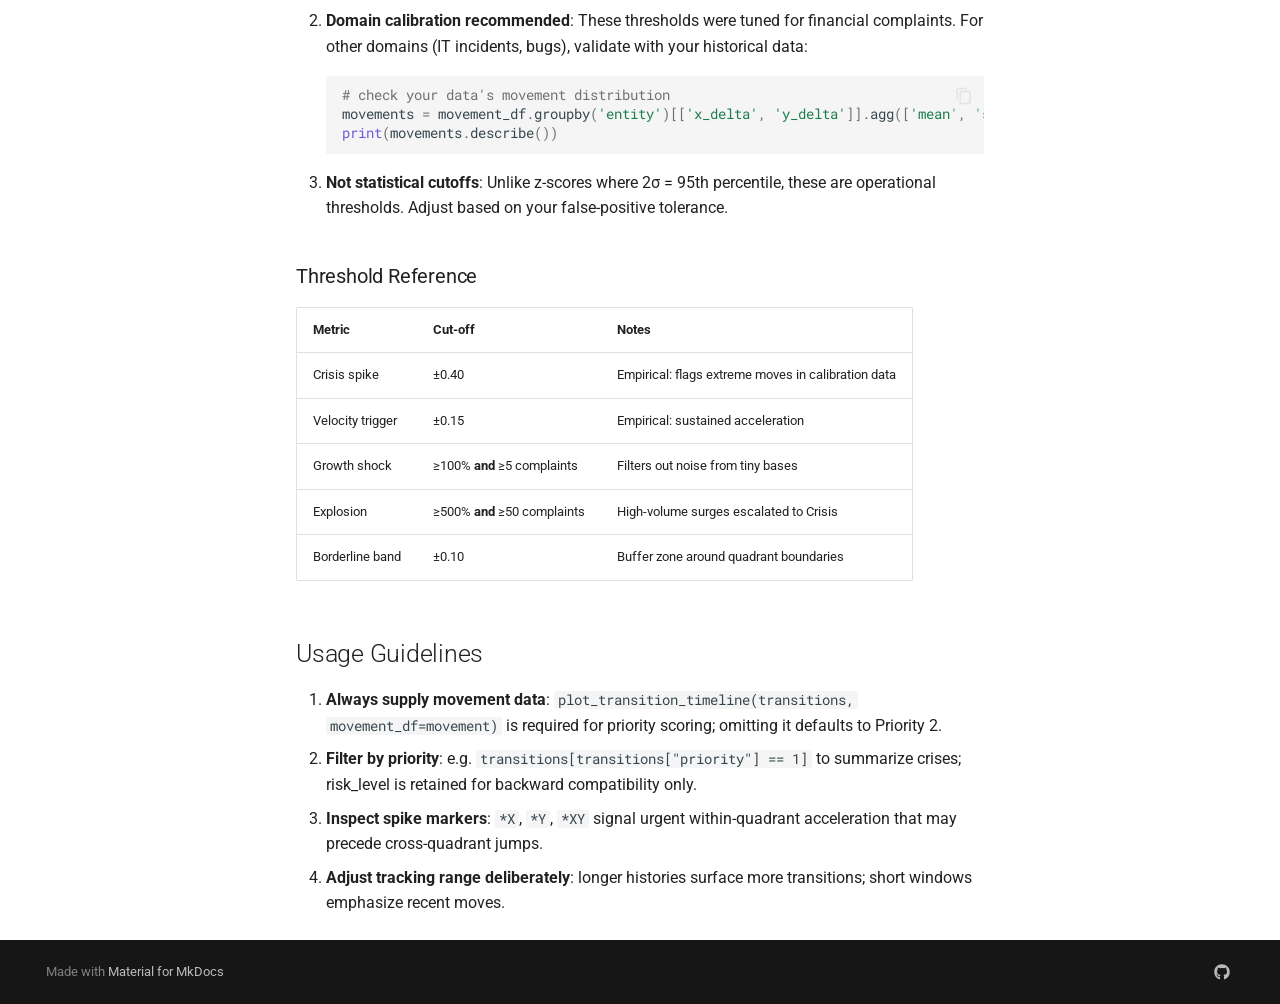
<file: priority_classification/index.html>
<!doctype html>
<html lang="en" class="no-js">
  <head>
    
      <meta charset="utf-8">
      <meta name="viewport" content="width=device-width,initial-scale=1">
      
        <meta name="description" content="Priority matrix analysis using GLMM for consumer complaint prioritization">
      
      
      
        <link rel="canonical" href="https://okkymabruri.github.io/priorityx/priority_classification/">
      
      
        <link rel="prev" href="../methodology/">
      
      
        <link rel="next" href="../output_naming/">
      
      
        
      
      
      <link rel="icon" href="../assets/images/favicon.png">
      <meta name="generator" content="mkdocs-1.6.1, mkdocs-material-9.7.1">
    
    
      
        <title>Priority Classification - PriorityX</title>
      
    
    
      <link rel="stylesheet" href="../assets/stylesheets/main.484c7ddc.min.css">
      
        
        <link rel="stylesheet" href="../assets/stylesheets/palette.ab4e12ef.min.css">
      
      


    
    
      
    
    
      
        
        
        <link rel="preconnect" href="https://fonts.gstatic.com" crossorigin>
        <link rel="stylesheet" href="https://fonts.googleapis.com/css?family=Roboto:300,300i,400,400i,700,700i%7CRoboto+Mono:400,400i,700,700i&display=fallback">
        <style>:root{--md-text-font:"Roboto";--md-code-font:"Roboto Mono"}</style>
      
    
    
    <script>__md_scope=new URL("..",location),__md_hash=e=>[...e].reduce(((e,_)=>(e<<5)-e+_.charCodeAt(0)),0),__md_get=(e,_=localStorage,t=__md_scope)=>JSON.parse(_.getItem(t.pathname+"."+e)),__md_set=(e,_,t=localStorage,a=__md_scope)=>{try{t.setItem(a.pathname+"."+e,JSON.stringify(_))}catch(e){}}</script>
    
      

    
    
  </head>
  
  
    
    
    
    
    
    <body dir="ltr" data-md-color-scheme="default" data-md-color-primary="indigo" data-md-color-accent="indigo">
  
    
    <input class="md-toggle" data-md-toggle="drawer" type="checkbox" id="__drawer" autocomplete="off">
    <input class="md-toggle" data-md-toggle="search" type="checkbox" id="__search" autocomplete="off">
    <label class="md-overlay" for="__drawer"></label>
    <div data-md-component="skip">
      
        
        <a href="#priority-classification-overview" class="md-skip">
          Skip to content
        </a>
      
    </div>
    <div data-md-component="announce">
      
    </div>
    
    
      

  

<header class="md-header md-header--shadow" data-md-component="header">
  <nav class="md-header__inner md-grid" aria-label="Header">
    <a href="https://okky.dev" title="PriorityX" class="md-header__button md-logo" aria-label="PriorityX" data-md-component="logo">
      
  
  <svg xmlns="http://www.w3.org/2000/svg" viewBox="0 0 24 24"><path d="M12 8a3 3 0 0 0 3-3 3 3 0 0 0-3-3 3 3 0 0 0-3 3 3 3 0 0 0 3 3m0 3.54C9.64 9.35 6.5 8 3 8v11c3.5 0 6.64 1.35 9 3.54 2.36-2.19 5.5-3.54 9-3.54V8c-3.5 0-6.64 1.35-9 3.54"/></svg>

    </a>
    <label class="md-header__button md-icon" for="__drawer">
      
      <svg xmlns="http://www.w3.org/2000/svg" viewBox="0 0 24 24"><path d="M3 6h18v2H3zm0 5h18v2H3zm0 5h18v2H3z"/></svg>
    </label>
    <div class="md-header__title" data-md-component="header-title">
      <div class="md-header__ellipsis">
        <div class="md-header__topic">
          <span class="md-ellipsis">
            PriorityX
          </span>
        </div>
        <div class="md-header__topic" data-md-component="header-topic">
          <span class="md-ellipsis">
            
              Priority Classification
            
          </span>
        </div>
      </div>
    </div>
    
      
    
    
    
    
      
      
        <label class="md-header__button md-icon" for="__search">
          
          <svg xmlns="http://www.w3.org/2000/svg" viewBox="0 0 24 24"><path d="M9.5 3A6.5 6.5 0 0 1 16 9.5c0 1.61-.59 3.09-1.56 4.23l.27.27h.79l5 5-1.5 1.5-5-5v-.79l-.27-.27A6.52 6.52 0 0 1 9.5 16 6.5 6.5 0 0 1 3 9.5 6.5 6.5 0 0 1 9.5 3m0 2C7 5 5 7 5 9.5S7 14 9.5 14 14 12 14 9.5 12 5 9.5 5"/></svg>
        </label>
        <div class="md-search" data-md-component="search" role="dialog">
  <label class="md-search__overlay" for="__search"></label>
  <div class="md-search__inner" role="search">
    <form class="md-search__form" name="search">
      <input type="text" class="md-search__input" name="query" aria-label="Search" placeholder="Search" autocapitalize="off" autocorrect="off" autocomplete="off" spellcheck="false" data-md-component="search-query" required>
      <label class="md-search__icon md-icon" for="__search">
        
        <svg xmlns="http://www.w3.org/2000/svg" viewBox="0 0 24 24"><path d="M9.5 3A6.5 6.5 0 0 1 16 9.5c0 1.61-.59 3.09-1.56 4.23l.27.27h.79l5 5-1.5 1.5-5-5v-.79l-.27-.27A6.52 6.52 0 0 1 9.5 16 6.5 6.5 0 0 1 3 9.5 6.5 6.5 0 0 1 9.5 3m0 2C7 5 5 7 5 9.5S7 14 9.5 14 14 12 14 9.5 12 5 9.5 5"/></svg>
        
        <svg xmlns="http://www.w3.org/2000/svg" viewBox="0 0 24 24"><path d="M20 11v2H8l5.5 5.5-1.42 1.42L4.16 12l7.92-7.92L13.5 5.5 8 11z"/></svg>
      </label>
      <nav class="md-search__options" aria-label="Search">
        
        <button type="reset" class="md-search__icon md-icon" title="Clear" aria-label="Clear" tabindex="-1">
          
          <svg xmlns="http://www.w3.org/2000/svg" viewBox="0 0 24 24"><path d="M19 6.41 17.59 5 12 10.59 6.41 5 5 6.41 10.59 12 5 17.59 6.41 19 12 13.41 17.59 19 19 17.59 13.41 12z"/></svg>
        </button>
      </nav>
      
    </form>
    <div class="md-search__output">
      <div class="md-search__scrollwrap" tabindex="0" data-md-scrollfix>
        <div class="md-search-result" data-md-component="search-result">
          <div class="md-search-result__meta">
            Initializing search
          </div>
          <ol class="md-search-result__list" role="presentation"></ol>
        </div>
      </div>
    </div>
  </div>
</div>
      
    
    
      <div class="md-header__source">
        <a href="https://github.com/okkymabruri/priorityx" title="Go to repository" class="md-source" data-md-component="source">
  <div class="md-source__icon md-icon">
    
    <svg xmlns="http://www.w3.org/2000/svg" viewBox="0 0 448 512"><!--! Font Awesome Free 7.1.0 by @fontawesome - https://fontawesome.com License - https://fontawesome.com/license/free (Icons: CC BY 4.0, Fonts: SIL OFL 1.1, Code: MIT License) Copyright 2025 Fonticons, Inc.--><path d="M439.6 236.1 244 40.5c-5.4-5.5-12.8-8.5-20.4-8.5s-15 3-20.4 8.4L162.5 81l51.5 51.5c27.1-9.1 52.7 16.8 43.4 43.7l49.7 49.7c34.2-11.8 61.2 31 35.5 56.7-26.5 26.5-70.2-2.9-56-37.3L240.3 199v121.9c25.3 12.5 22.3 41.8 9.1 55-6.4 6.4-15.2 10.1-24.3 10.1s-17.8-3.6-24.3-10.1c-17.6-17.6-11.1-46.9 11.2-56v-123c-20.8-8.5-24.6-30.7-18.6-45L142.6 101 8.5 235.1C3 240.6 0 247.9 0 255.5s3 15 8.5 20.4l195.6 195.7c5.4 5.4 12.7 8.4 20.4 8.4s15-3 20.4-8.4l194.7-194.7c5.4-5.4 8.4-12.8 8.4-20.4s-3-15-8.4-20.4"/></svg>
  </div>
  <div class="md-source__repository">
    okkymabruri/priorityx
  </div>
</a>
      </div>
    
  </nav>
  
</header>
    
    <div class="md-container" data-md-component="container">
      
      
        
          
        
      
      <main class="md-main" data-md-component="main">
        <div class="md-main__inner md-grid">
          
            
              
              <div class="md-sidebar md-sidebar--primary" data-md-component="sidebar" data-md-type="navigation" >
                <div class="md-sidebar__scrollwrap">
                  <div class="md-sidebar__inner">
                    



<nav class="md-nav md-nav--primary" aria-label="Navigation" data-md-level="0">
  <label class="md-nav__title" for="__drawer">
    <a href="https://okky.dev" title="PriorityX" class="md-nav__button md-logo" aria-label="PriorityX" data-md-component="logo">
      
  
  <svg xmlns="http://www.w3.org/2000/svg" viewBox="0 0 24 24"><path d="M12 8a3 3 0 0 0 3-3 3 3 0 0 0-3-3 3 3 0 0 0-3 3 3 3 0 0 0 3 3m0 3.54C9.64 9.35 6.5 8 3 8v11c3.5 0 6.64 1.35 9 3.54 2.36-2.19 5.5-3.54 9-3.54V8c-3.5 0-6.64 1.35-9 3.54"/></svg>

    </a>
    PriorityX
  </label>
  
    <div class="md-nav__source">
      <a href="https://github.com/okkymabruri/priorityx" title="Go to repository" class="md-source" data-md-component="source">
  <div class="md-source__icon md-icon">
    
    <svg xmlns="http://www.w3.org/2000/svg" viewBox="0 0 448 512"><!--! Font Awesome Free 7.1.0 by @fontawesome - https://fontawesome.com License - https://fontawesome.com/license/free (Icons: CC BY 4.0, Fonts: SIL OFL 1.1, Code: MIT License) Copyright 2025 Fonticons, Inc.--><path d="M439.6 236.1 244 40.5c-5.4-5.5-12.8-8.5-20.4-8.5s-15 3-20.4 8.4L162.5 81l51.5 51.5c27.1-9.1 52.7 16.8 43.4 43.7l49.7 49.7c34.2-11.8 61.2 31 35.5 56.7-26.5 26.5-70.2-2.9-56-37.3L240.3 199v121.9c25.3 12.5 22.3 41.8 9.1 55-6.4 6.4-15.2 10.1-24.3 10.1s-17.8-3.6-24.3-10.1c-17.6-17.6-11.1-46.9 11.2-56v-123c-20.8-8.5-24.6-30.7-18.6-45L142.6 101 8.5 235.1C3 240.6 0 247.9 0 255.5s3 15 8.5 20.4l195.6 195.7c5.4 5.4 12.7 8.4 20.4 8.4s15-3 20.4-8.4l194.7-194.7c5.4-5.4 8.4-12.8 8.4-20.4s-3-15-8.4-20.4"/></svg>
  </div>
  <div class="md-source__repository">
    okkymabruri/priorityx
  </div>
</a>
    </div>
  
  <ul class="md-nav__list" data-md-scrollfix>
    
      
      
  
  
  
  
    <li class="md-nav__item">
      <a href=".." class="md-nav__link">
        
  
  
  <span class="md-ellipsis">
    
  
    Home
  

    
  </span>
  
  

      </a>
    </li>
  

    
      
      
  
  
  
  
    <li class="md-nav__item">
      <a href="../quickstart/" class="md-nav__link">
        
  
  
  <span class="md-ellipsis">
    
  
    Quick Start
  

    
  </span>
  
  

      </a>
    </li>
  

    
      
      
  
  
  
  
    <li class="md-nav__item">
      <a href="../api-reference/" class="md-nav__link">
        
  
  
  <span class="md-ellipsis">
    
  
    API Reference
  

    
  </span>
  
  

      </a>
    </li>
  

    
      
      
  
  
  
  
    <li class="md-nav__item">
      <a href="../methodology/" class="md-nav__link">
        
  
  
  <span class="md-ellipsis">
    
  
    Methodology
  

    
  </span>
  
  

      </a>
    </li>
  

    
      
      
  
  
    
  
  
  
    <li class="md-nav__item md-nav__item--active">
      
      <input class="md-nav__toggle md-toggle" type="checkbox" id="__toc">
      
      
        
      
      
        <label class="md-nav__link md-nav__link--active" for="__toc">
          
  
  
  <span class="md-ellipsis">
    
  
    Priority Classification
  

    
  </span>
  
  

          <span class="md-nav__icon md-icon"></span>
        </label>
      
      <a href="./" class="md-nav__link md-nav__link--active">
        
  
  
  <span class="md-ellipsis">
    
  
    Priority Classification
  

    
  </span>
  
  

      </a>
      
        

<nav class="md-nav md-nav--secondary" aria-label="Table of contents">
  
  
  
    
  
  
    <label class="md-nav__title" for="__toc">
      <span class="md-nav__icon md-icon"></span>
      Table of contents
    </label>
    <ul class="md-nav__list" data-md-component="toc" data-md-scrollfix>
      
        <li class="md-nav__item">
  <a href="#priority-tiers" class="md-nav__link">
    <span class="md-ellipsis">
      
        Priority Tiers
      
    </span>
  </a>
  
</li>
      
        <li class="md-nav__item">
  <a href="#spike-indicators" class="md-nav__link">
    <span class="md-ellipsis">
      
        Spike Indicators
      
    </span>
  </a>
  
</li>
      
        <li class="md-nav__item">
  <a href="#threshold-calibration" class="md-nav__link">
    <span class="md-ellipsis">
      
        Threshold Calibration
      
    </span>
  </a>
  
    <nav class="md-nav" aria-label="Threshold Calibration">
      <ul class="md-nav__list">
        
          <li class="md-nav__item">
  <a href="#why-these-values" class="md-nav__link">
    <span class="md-ellipsis">
      
        Why These Values?
      
    </span>
  </a>
  
</li>
        
          <li class="md-nav__item">
  <a href="#important-caveats" class="md-nav__link">
    <span class="md-ellipsis">
      
        Important Caveats
      
    </span>
  </a>
  
</li>
        
          <li class="md-nav__item">
  <a href="#threshold-reference" class="md-nav__link">
    <span class="md-ellipsis">
      
        Threshold Reference
      
    </span>
  </a>
  
</li>
        
      </ul>
    </nav>
  
</li>
      
        <li class="md-nav__item">
  <a href="#usage-guidelines" class="md-nav__link">
    <span class="md-ellipsis">
      
        Usage Guidelines
      
    </span>
  </a>
  
</li>
      
    </ul>
  
</nav>
      
    </li>
  

    
      
      
  
  
  
  
    <li class="md-nav__item">
      <a href="../output_naming/" class="md-nav__link">
        
  
  
  <span class="md-ellipsis">
    
  
    Output Naming
  

    
  </span>
  
  

      </a>
    </li>
  

    
      
      
  
  
  
  
    <li class="md-nav__item">
      <a href="../changelog/" class="md-nav__link">
        
  
  
  <span class="md-ellipsis">
    
  
    Changelog
  

    
  </span>
  
  

      </a>
    </li>
  

    
  </ul>
</nav>
                  </div>
                </div>
              </div>
            
            
              
              <div class="md-sidebar md-sidebar--secondary" data-md-component="sidebar" data-md-type="toc" >
                <div class="md-sidebar__scrollwrap">
                  <div class="md-sidebar__inner">
                    

<nav class="md-nav md-nav--secondary" aria-label="Table of contents">
  
  
  
    
  
  
    <label class="md-nav__title" for="__toc">
      <span class="md-nav__icon md-icon"></span>
      Table of contents
    </label>
    <ul class="md-nav__list" data-md-component="toc" data-md-scrollfix>
      
        <li class="md-nav__item">
  <a href="#priority-tiers" class="md-nav__link">
    <span class="md-ellipsis">
      
        Priority Tiers
      
    </span>
  </a>
  
</li>
      
        <li class="md-nav__item">
  <a href="#spike-indicators" class="md-nav__link">
    <span class="md-ellipsis">
      
        Spike Indicators
      
    </span>
  </a>
  
</li>
      
        <li class="md-nav__item">
  <a href="#threshold-calibration" class="md-nav__link">
    <span class="md-ellipsis">
      
        Threshold Calibration
      
    </span>
  </a>
  
    <nav class="md-nav" aria-label="Threshold Calibration">
      <ul class="md-nav__list">
        
          <li class="md-nav__item">
  <a href="#why-these-values" class="md-nav__link">
    <span class="md-ellipsis">
      
        Why These Values?
      
    </span>
  </a>
  
</li>
        
          <li class="md-nav__item">
  <a href="#important-caveats" class="md-nav__link">
    <span class="md-ellipsis">
      
        Important Caveats
      
    </span>
  </a>
  
</li>
        
          <li class="md-nav__item">
  <a href="#threshold-reference" class="md-nav__link">
    <span class="md-ellipsis">
      
        Threshold Reference
      
    </span>
  </a>
  
</li>
        
      </ul>
    </nav>
  
</li>
      
        <li class="md-nav__item">
  <a href="#usage-guidelines" class="md-nav__link">
    <span class="md-ellipsis">
      
        Usage Guidelines
      
    </span>
  </a>
  
</li>
      
    </ul>
  
</nav>
                  </div>
                </div>
              </div>
            
          
          
            <div class="md-content" data-md-component="content">
              
              <article class="md-content__inner md-typeset">
                
                  


  
  


<h1 id="priority-classification-overview">Priority Classification Overview<a class="headerlink" href="#priority-classification-overview" title="Permanent link">&para;</a></h1>
<p>A four-tier priority system ranks quadrant transitions by urgency using movement velocity, magnitude, and spike detection. Priorities are computed inside <code>plot_transition_timeline(..., movement_df=...)</code> and saved in transition CSVs.</p>
<h2 id="priority-tiers">Priority Tiers<a class="headerlink" href="#priority-tiers" title="Permanent link">&para;</a></h2>
<table>
<thead>
<tr>
<th>Priority</th>
<th>Label &amp; Color</th>
<th>Main Triggers</th>
<th>Recommended Action</th>
</tr>
</thead>
<tbody>
<tr>
<td><strong>1 – Crisis</strong> 🔴</td>
<td>Explosion requiring immediate response</td>
<td>ΔX ≥ 0.40 or ΔY ≥ 0.40; volume jump ≥ 50 with ≥500% growth; both axes spiking (<code>*XY</code>)</td>
<td>Launch crisis playbook, staff war room, monitor daily</td>
</tr>
<tr>
<td><strong>2 – Investigate</strong> 🟠</td>
<td>Rapid escalation needing urgent review</td>
<td><code>|ΔX|</code> &gt; 0.15 or <code>|ΔY|</code> &gt; 0.15; entry into Q1 with strong position; ≥100% growth with ≥5 new complaints</td>
<td>Trigger early warning, assign analysts, tighten monitoring cadence</td>
</tr>
<tr>
<td><strong>3 – Monitor</strong> 🟡</td>
<td>Borderline movement worth watching</td>
<td>Position within ±0.10 of quadrant boundary; gentle Q1 entry</td>
<td>Track trend, document findings, review quarterly</td>
</tr>
<tr>
<td><strong>4 – Low</strong> 🟢</td>
<td>Stable or improving</td>
<td>No conditions above met</td>
<td>Maintain routine oversight</td>
</tr>
</tbody>
</table>
<h2 id="spike-indicators">Spike Indicators<a class="headerlink" href="#spike-indicators" title="Permanent link">&para;</a></h2>
<table>
<thead>
<tr>
<th>Marker</th>
<th>Meaning</th>
<th>Threshold</th>
</tr>
</thead>
<tbody>
<tr>
<td><code>*Y</code></td>
<td>Growth spike</td>
<td>ΔY ≥ 0.40</td>
</tr>
<tr>
<td><code>*X</code></td>
<td>Volume spike</td>
<td>ΔX ≥ 0.40</td>
</tr>
<tr>
<td><code>*XY</code></td>
<td>Simultaneous spikes</td>
<td>ΔX ≥ 0.40 <strong>and</strong> ΔY ≥ 0.40</td>
</tr>
</tbody>
</table>
<h2 id="threshold-calibration">Threshold Calibration<a class="headerlink" href="#threshold-calibration" title="Permanent link">&para;</a></h2>
<p>These thresholds are <strong>empirical calibrations</strong> derived from regulatory monitoring of financial complaints, not statistical cutoffs from a known distribution.</p>
<h3 id="why-these-values">Why These Values?<a class="headerlink" href="#why-these-values" title="Permanent link">&para;</a></h3>
<table>
<thead>
<tr>
<th>Threshold</th>
<th>Value</th>
<th>Calibration Rationale</th>
</tr>
</thead>
<tbody>
<tr>
<td>Crisis spike</td>
<td>±0.40</td>
<td>Flags ~top 1% of period-over-period movements in OJK complaints data (2021-2024)</td>
</tr>
<tr>
<td>Velocity trigger</td>
<td>±0.15</td>
<td>Captures sustained acceleration above median movement</td>
</tr>
<tr>
<td>Borderline band</td>
<td>±0.10</td>
<td>Buffer zone around quadrant boundaries</td>
</tr>
</tbody>
</table>
<h3 id="important-caveats">Important Caveats<a class="headerlink" href="#important-caveats" title="Permanent link">&para;</a></h3>
<ol>
<li>
<p><strong>Scale depends on data</strong>: GLMM random effects are on log-scale (Poisson) or original scale (Gaussian). The absolute values depend on your data's variance structure.</p>
</li>
<li>
<p><strong>Domain calibration recommended</strong>: These thresholds were tuned for financial complaints. For other domains (IT incidents, bugs), validate with your historical data:
   <div class="highlight"><pre><span></span><code><a id="__codelineno-0-1" name="__codelineno-0-1" href="#__codelineno-0-1"></a><span class="c1"># check your data&#39;s movement distribution</span>
<a id="__codelineno-0-2" name="__codelineno-0-2" href="#__codelineno-0-2"></a><span class="n">movements</span> <span class="o">=</span> <span class="n">movement_df</span><span class="o">.</span><span class="n">groupby</span><span class="p">(</span><span class="s1">&#39;entity&#39;</span><span class="p">)[[</span><span class="s1">&#39;x_delta&#39;</span><span class="p">,</span> <span class="s1">&#39;y_delta&#39;</span><span class="p">]]</span><span class="o">.</span><span class="n">agg</span><span class="p">([</span><span class="s1">&#39;mean&#39;</span><span class="p">,</span> <span class="s1">&#39;std&#39;</span><span class="p">,</span> <span class="s1">&#39;max&#39;</span><span class="p">])</span>
<a id="__codelineno-0-3" name="__codelineno-0-3" href="#__codelineno-0-3"></a><span class="nb">print</span><span class="p">(</span><span class="n">movements</span><span class="o">.</span><span class="n">describe</span><span class="p">())</span>
</code></pre></div></p>
</li>
<li>
<p><strong>Not statistical cutoffs</strong>: Unlike z-scores where 2σ = 95th percentile, these are operational thresholds. Adjust based on your false-positive tolerance.</p>
</li>
</ol>
<h3 id="threshold-reference">Threshold Reference<a class="headerlink" href="#threshold-reference" title="Permanent link">&para;</a></h3>
<table>
<thead>
<tr>
<th>Metric</th>
<th>Cut-off</th>
<th>Notes</th>
</tr>
</thead>
<tbody>
<tr>
<td>Crisis spike</td>
<td>±0.40</td>
<td>Empirical: flags extreme moves in calibration data</td>
</tr>
<tr>
<td>Velocity trigger</td>
<td>±0.15</td>
<td>Empirical: sustained acceleration</td>
</tr>
<tr>
<td>Growth shock</td>
<td>≥100% <strong>and</strong> ≥5 complaints</td>
<td>Filters out noise from tiny bases</td>
</tr>
<tr>
<td>Explosion</td>
<td>≥500% <strong>and</strong> ≥50 complaints</td>
<td>High-volume surges escalated to Crisis</td>
</tr>
<tr>
<td>Borderline band</td>
<td>±0.10</td>
<td>Buffer zone around quadrant boundaries</td>
</tr>
</tbody>
</table>
<h2 id="usage-guidelines">Usage Guidelines<a class="headerlink" href="#usage-guidelines" title="Permanent link">&para;</a></h2>
<ol>
<li><strong>Always supply movement data</strong>: <code>plot_transition_timeline(transitions, movement_df=movement)</code> is required for priority scoring; omitting it defaults to Priority 2.</li>
<li><strong>Filter by priority</strong>: e.g. <code>transitions[transitions["priority"] == 1]</code> to summarize crises; risk_level is retained for backward compatibility only.</li>
<li><strong>Inspect spike markers</strong>: <code>*X</code>, <code>*Y</code>, <code>*XY</code> signal urgent within-quadrant acceleration that may precede cross-quadrant jumps.</li>
<li><strong>Adjust tracking range deliberately</strong>: longer histories surface more transitions; short windows emphasize recent moves.</li>
</ol>












                
              </article>
            </div>
          
          
<script>var target=document.getElementById(location.hash.slice(1));target&&target.name&&(target.checked=target.name.startsWith("__tabbed_"))</script>
        </div>
        
      </main>
      
        <footer class="md-footer">
  
  <div class="md-footer-meta md-typeset">
    <div class="md-footer-meta__inner md-grid">
      <div class="md-copyright">
  
  
    Made with
    <a href="https://squidfunk.github.io/mkdocs-material/" target="_blank" rel="noopener">
      Material for MkDocs
    </a>
  
</div>
      
        
<div class="md-social">
  
    
    
    
    
      
      
    
    <a href="https://github.com/okkymabruri/priorityx" target="_blank" rel="noopener" title="github.com" class="md-social__link">
      <svg xmlns="http://www.w3.org/2000/svg" viewBox="0 0 512 512"><!--! Font Awesome Free 7.1.0 by @fontawesome - https://fontawesome.com License - https://fontawesome.com/license/free (Icons: CC BY 4.0, Fonts: SIL OFL 1.1, Code: MIT License) Copyright 2025 Fonticons, Inc.--><path d="M173.9 397.4c0 2-2.3 3.6-5.2 3.6-3.3.3-5.6-1.3-5.6-3.6 0-2 2.3-3.6 5.2-3.6 3-.3 5.6 1.3 5.6 3.6m-31.1-4.5c-.7 2 1.3 4.3 4.3 4.9 2.6 1 5.6 0 6.2-2s-1.3-4.3-4.3-5.2c-2.6-.7-5.5.3-6.2 2.3m44.2-1.7c-2.9.7-4.9 2.6-4.6 4.9.3 2 2.9 3.3 5.9 2.6 2.9-.7 4.9-2.6 4.6-4.6-.3-1.9-3-3.2-5.9-2.9M252.8 8C114.1 8 8 113.3 8 252c0 110.9 69.8 205.8 169.5 239.2 12.8 2.3 17.3-5.6 17.3-12.1 0-6.2-.3-40.4-.3-61.4 0 0-70 15-84.7-29.8 0 0-11.4-29.1-27.8-36.6 0 0-22.9-15.7 1.6-15.4 0 0 24.9 2 38.6 25.8 21.9 38.6 58.6 27.5 72.9 20.9 2.3-16 8.8-27.1 16-33.7-55.9-6.2-112.3-14.3-112.3-110.5 0-27.5 7.6-41.3 23.6-58.9-2.6-6.5-11.1-33.3 2.6-67.9 20.9-6.5 69 27 69 27 20-5.6 41.5-8.5 62.8-8.5s42.8 2.9 62.8 8.5c0 0 48.1-33.6 69-27 13.7 34.7 5.2 61.4 2.6 67.9 16 17.7 25.8 31.5 25.8 58.9 0 96.5-58.9 104.2-114.8 110.5 9.2 7.9 17 22.9 17 46.4 0 33.7-.3 75.4-.3 83.6 0 6.5 4.6 14.4 17.3 12.1C436.2 457.8 504 362.9 504 252 504 113.3 391.5 8 252.8 8M105.2 352.9c-1.3 1-1 3.3.7 5.2 1.6 1.6 3.9 2.3 5.2 1 1.3-1 1-3.3-.7-5.2-1.6-1.6-3.9-2.3-5.2-1m-10.8-8.1c-.7 1.3.3 2.9 2.3 3.9 1.6 1 3.6.7 4.3-.7.7-1.3-.3-2.9-2.3-3.9-2-.6-3.6-.3-4.3.7m32.4 35.6c-1.6 1.3-1 4.3 1.3 6.2 2.3 2.3 5.2 2.6 6.5 1 1.3-1.3.7-4.3-1.3-6.2-2.2-2.3-5.2-2.6-6.5-1m-11.4-14.7c-1.6 1-1.6 3.6 0 5.9s4.3 3.3 5.6 2.3c1.6-1.3 1.6-3.9 0-6.2-1.4-2.3-4-3.3-5.6-2"/></svg>
    </a>
  
</div>
      
    </div>
  </div>
</footer>
      
    </div>
    <div class="md-dialog" data-md-component="dialog">
      <div class="md-dialog__inner md-typeset"></div>
    </div>
    
    
    
      
      
      <script id="__config" type="application/json">{"annotate": null, "base": "..", "features": ["navigation.sections", "navigation.expand", "content.code.copy"], "search": "../assets/javascripts/workers/search.2c215733.min.js", "tags": null, "translations": {"clipboard.copied": "Copied to clipboard", "clipboard.copy": "Copy to clipboard", "search.result.more.one": "1 more on this page", "search.result.more.other": "# more on this page", "search.result.none": "No matching documents", "search.result.one": "1 matching document", "search.result.other": "# matching documents", "search.result.placeholder": "Type to start searching", "search.result.term.missing": "Missing", "select.version": "Select version"}, "version": null}</script>
    
    
      <script src="../assets/javascripts/bundle.79ae519e.min.js"></script>
      
    
  </body>
</html>
</file>
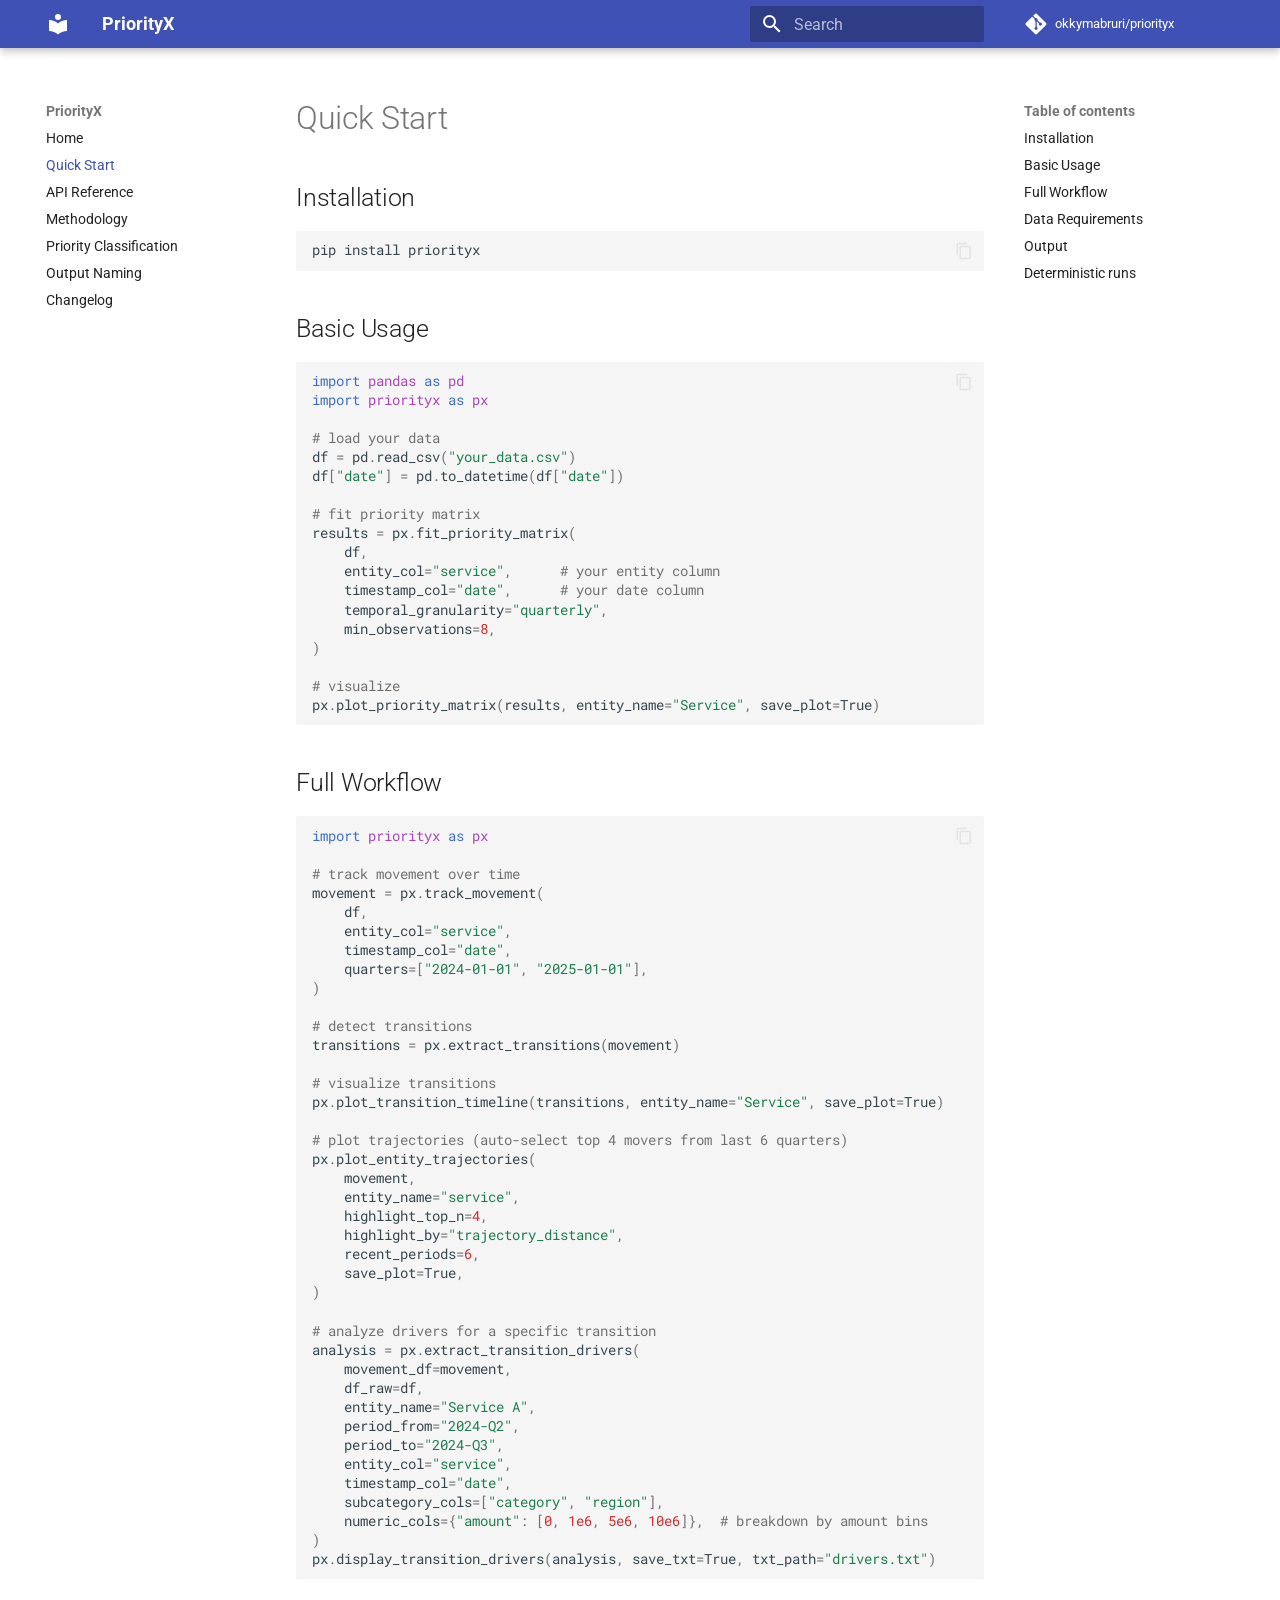
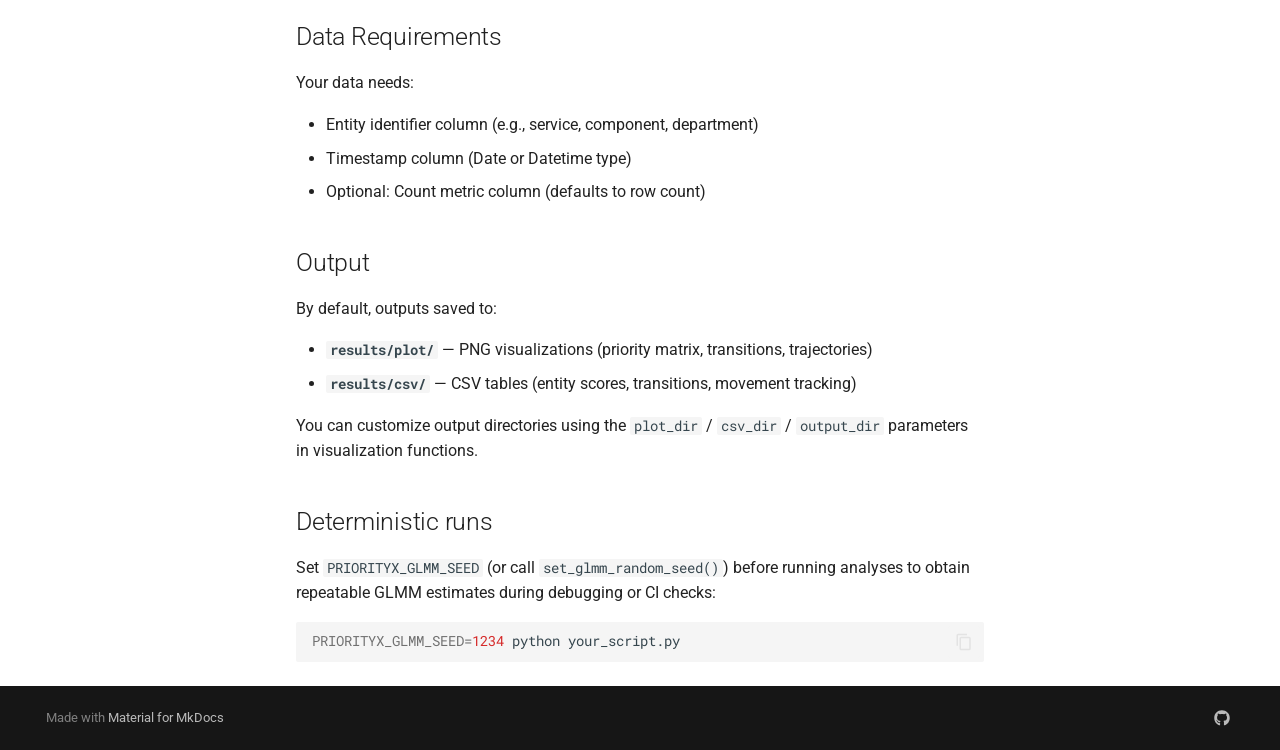
<file: quickstart/index.html>
<!doctype html>
<html lang="en" class="no-js">
  <head>
    
      <meta charset="utf-8">
      <meta name="viewport" content="width=device-width,initial-scale=1">
      
        <meta name="description" content="Priority matrix analysis using GLMM for consumer complaint prioritization">
      
      
      
        <link rel="canonical" href="https://okkymabruri.github.io/priorityx/quickstart/">
      
      
        <link rel="prev" href="..">
      
      
        <link rel="next" href="../api-reference/">
      
      
        
      
      
      <link rel="icon" href="../assets/images/favicon.png">
      <meta name="generator" content="mkdocs-1.6.1, mkdocs-material-9.7.1">
    
    
      
        <title>Quick Start - PriorityX</title>
      
    
    
      <link rel="stylesheet" href="../assets/stylesheets/main.484c7ddc.min.css">
      
        
        <link rel="stylesheet" href="../assets/stylesheets/palette.ab4e12ef.min.css">
      
      


    
    
      
    
    
      
        
        
        <link rel="preconnect" href="https://fonts.gstatic.com" crossorigin>
        <link rel="stylesheet" href="https://fonts.googleapis.com/css?family=Roboto:300,300i,400,400i,700,700i%7CRoboto+Mono:400,400i,700,700i&display=fallback">
        <style>:root{--md-text-font:"Roboto";--md-code-font:"Roboto Mono"}</style>
      
    
    
    <script>__md_scope=new URL("..",location),__md_hash=e=>[...e].reduce(((e,_)=>(e<<5)-e+_.charCodeAt(0)),0),__md_get=(e,_=localStorage,t=__md_scope)=>JSON.parse(_.getItem(t.pathname+"."+e)),__md_set=(e,_,t=localStorage,a=__md_scope)=>{try{t.setItem(a.pathname+"."+e,JSON.stringify(_))}catch(e){}}</script>
    
      

    
    
  </head>
  
  
    
    
    
    
    
    <body dir="ltr" data-md-color-scheme="default" data-md-color-primary="indigo" data-md-color-accent="indigo">
  
    
    <input class="md-toggle" data-md-toggle="drawer" type="checkbox" id="__drawer" autocomplete="off">
    <input class="md-toggle" data-md-toggle="search" type="checkbox" id="__search" autocomplete="off">
    <label class="md-overlay" for="__drawer"></label>
    <div data-md-component="skip">
      
        
        <a href="#quick-start" class="md-skip">
          Skip to content
        </a>
      
    </div>
    <div data-md-component="announce">
      
    </div>
    
    
      

  

<header class="md-header md-header--shadow" data-md-component="header">
  <nav class="md-header__inner md-grid" aria-label="Header">
    <a href="https://okky.dev" title="PriorityX" class="md-header__button md-logo" aria-label="PriorityX" data-md-component="logo">
      
  
  <svg xmlns="http://www.w3.org/2000/svg" viewBox="0 0 24 24"><path d="M12 8a3 3 0 0 0 3-3 3 3 0 0 0-3-3 3 3 0 0 0-3 3 3 3 0 0 0 3 3m0 3.54C9.64 9.35 6.5 8 3 8v11c3.5 0 6.64 1.35 9 3.54 2.36-2.19 5.5-3.54 9-3.54V8c-3.5 0-6.64 1.35-9 3.54"/></svg>

    </a>
    <label class="md-header__button md-icon" for="__drawer">
      
      <svg xmlns="http://www.w3.org/2000/svg" viewBox="0 0 24 24"><path d="M3 6h18v2H3zm0 5h18v2H3zm0 5h18v2H3z"/></svg>
    </label>
    <div class="md-header__title" data-md-component="header-title">
      <div class="md-header__ellipsis">
        <div class="md-header__topic">
          <span class="md-ellipsis">
            PriorityX
          </span>
        </div>
        <div class="md-header__topic" data-md-component="header-topic">
          <span class="md-ellipsis">
            
              Quick Start
            
          </span>
        </div>
      </div>
    </div>
    
      
    
    
    
    
      
      
        <label class="md-header__button md-icon" for="__search">
          
          <svg xmlns="http://www.w3.org/2000/svg" viewBox="0 0 24 24"><path d="M9.5 3A6.5 6.5 0 0 1 16 9.5c0 1.61-.59 3.09-1.56 4.23l.27.27h.79l5 5-1.5 1.5-5-5v-.79l-.27-.27A6.52 6.52 0 0 1 9.5 16 6.5 6.5 0 0 1 3 9.5 6.5 6.5 0 0 1 9.5 3m0 2C7 5 5 7 5 9.5S7 14 9.5 14 14 12 14 9.5 12 5 9.5 5"/></svg>
        </label>
        <div class="md-search" data-md-component="search" role="dialog">
  <label class="md-search__overlay" for="__search"></label>
  <div class="md-search__inner" role="search">
    <form class="md-search__form" name="search">
      <input type="text" class="md-search__input" name="query" aria-label="Search" placeholder="Search" autocapitalize="off" autocorrect="off" autocomplete="off" spellcheck="false" data-md-component="search-query" required>
      <label class="md-search__icon md-icon" for="__search">
        
        <svg xmlns="http://www.w3.org/2000/svg" viewBox="0 0 24 24"><path d="M9.5 3A6.5 6.5 0 0 1 16 9.5c0 1.61-.59 3.09-1.56 4.23l.27.27h.79l5 5-1.5 1.5-5-5v-.79l-.27-.27A6.52 6.52 0 0 1 9.5 16 6.5 6.5 0 0 1 3 9.5 6.5 6.5 0 0 1 9.5 3m0 2C7 5 5 7 5 9.5S7 14 9.5 14 14 12 14 9.5 12 5 9.5 5"/></svg>
        
        <svg xmlns="http://www.w3.org/2000/svg" viewBox="0 0 24 24"><path d="M20 11v2H8l5.5 5.5-1.42 1.42L4.16 12l7.92-7.92L13.5 5.5 8 11z"/></svg>
      </label>
      <nav class="md-search__options" aria-label="Search">
        
        <button type="reset" class="md-search__icon md-icon" title="Clear" aria-label="Clear" tabindex="-1">
          
          <svg xmlns="http://www.w3.org/2000/svg" viewBox="0 0 24 24"><path d="M19 6.41 17.59 5 12 10.59 6.41 5 5 6.41 10.59 12 5 17.59 6.41 19 12 13.41 17.59 19 19 17.59 13.41 12z"/></svg>
        </button>
      </nav>
      
    </form>
    <div class="md-search__output">
      <div class="md-search__scrollwrap" tabindex="0" data-md-scrollfix>
        <div class="md-search-result" data-md-component="search-result">
          <div class="md-search-result__meta">
            Initializing search
          </div>
          <ol class="md-search-result__list" role="presentation"></ol>
        </div>
      </div>
    </div>
  </div>
</div>
      
    
    
      <div class="md-header__source">
        <a href="https://github.com/okkymabruri/priorityx" title="Go to repository" class="md-source" data-md-component="source">
  <div class="md-source__icon md-icon">
    
    <svg xmlns="http://www.w3.org/2000/svg" viewBox="0 0 448 512"><!--! Font Awesome Free 7.1.0 by @fontawesome - https://fontawesome.com License - https://fontawesome.com/license/free (Icons: CC BY 4.0, Fonts: SIL OFL 1.1, Code: MIT License) Copyright 2025 Fonticons, Inc.--><path d="M439.6 236.1 244 40.5c-5.4-5.5-12.8-8.5-20.4-8.5s-15 3-20.4 8.4L162.5 81l51.5 51.5c27.1-9.1 52.7 16.8 43.4 43.7l49.7 49.7c34.2-11.8 61.2 31 35.5 56.7-26.5 26.5-70.2-2.9-56-37.3L240.3 199v121.9c25.3 12.5 22.3 41.8 9.1 55-6.4 6.4-15.2 10.1-24.3 10.1s-17.8-3.6-24.3-10.1c-17.6-17.6-11.1-46.9 11.2-56v-123c-20.8-8.5-24.6-30.7-18.6-45L142.6 101 8.5 235.1C3 240.6 0 247.9 0 255.5s3 15 8.5 20.4l195.6 195.7c5.4 5.4 12.7 8.4 20.4 8.4s15-3 20.4-8.4l194.7-194.7c5.4-5.4 8.4-12.8 8.4-20.4s-3-15-8.4-20.4"/></svg>
  </div>
  <div class="md-source__repository">
    okkymabruri/priorityx
  </div>
</a>
      </div>
    
  </nav>
  
</header>
    
    <div class="md-container" data-md-component="container">
      
      
        
          
        
      
      <main class="md-main" data-md-component="main">
        <div class="md-main__inner md-grid">
          
            
              
              <div class="md-sidebar md-sidebar--primary" data-md-component="sidebar" data-md-type="navigation" >
                <div class="md-sidebar__scrollwrap">
                  <div class="md-sidebar__inner">
                    



<nav class="md-nav md-nav--primary" aria-label="Navigation" data-md-level="0">
  <label class="md-nav__title" for="__drawer">
    <a href="https://okky.dev" title="PriorityX" class="md-nav__button md-logo" aria-label="PriorityX" data-md-component="logo">
      
  
  <svg xmlns="http://www.w3.org/2000/svg" viewBox="0 0 24 24"><path d="M12 8a3 3 0 0 0 3-3 3 3 0 0 0-3-3 3 3 0 0 0-3 3 3 3 0 0 0 3 3m0 3.54C9.64 9.35 6.5 8 3 8v11c3.5 0 6.64 1.35 9 3.54 2.36-2.19 5.5-3.54 9-3.54V8c-3.5 0-6.64 1.35-9 3.54"/></svg>

    </a>
    PriorityX
  </label>
  
    <div class="md-nav__source">
      <a href="https://github.com/okkymabruri/priorityx" title="Go to repository" class="md-source" data-md-component="source">
  <div class="md-source__icon md-icon">
    
    <svg xmlns="http://www.w3.org/2000/svg" viewBox="0 0 448 512"><!--! Font Awesome Free 7.1.0 by @fontawesome - https://fontawesome.com License - https://fontawesome.com/license/free (Icons: CC BY 4.0, Fonts: SIL OFL 1.1, Code: MIT License) Copyright 2025 Fonticons, Inc.--><path d="M439.6 236.1 244 40.5c-5.4-5.5-12.8-8.5-20.4-8.5s-15 3-20.4 8.4L162.5 81l51.5 51.5c27.1-9.1 52.7 16.8 43.4 43.7l49.7 49.7c34.2-11.8 61.2 31 35.5 56.7-26.5 26.5-70.2-2.9-56-37.3L240.3 199v121.9c25.3 12.5 22.3 41.8 9.1 55-6.4 6.4-15.2 10.1-24.3 10.1s-17.8-3.6-24.3-10.1c-17.6-17.6-11.1-46.9 11.2-56v-123c-20.8-8.5-24.6-30.7-18.6-45L142.6 101 8.5 235.1C3 240.6 0 247.9 0 255.5s3 15 8.5 20.4l195.6 195.7c5.4 5.4 12.7 8.4 20.4 8.4s15-3 20.4-8.4l194.7-194.7c5.4-5.4 8.4-12.8 8.4-20.4s-3-15-8.4-20.4"/></svg>
  </div>
  <div class="md-source__repository">
    okkymabruri/priorityx
  </div>
</a>
    </div>
  
  <ul class="md-nav__list" data-md-scrollfix>
    
      
      
  
  
  
  
    <li class="md-nav__item">
      <a href=".." class="md-nav__link">
        
  
  
  <span class="md-ellipsis">
    
  
    Home
  

    
  </span>
  
  

      </a>
    </li>
  

    
      
      
  
  
    
  
  
  
    <li class="md-nav__item md-nav__item--active">
      
      <input class="md-nav__toggle md-toggle" type="checkbox" id="__toc">
      
      
        
      
      
        <label class="md-nav__link md-nav__link--active" for="__toc">
          
  
  
  <span class="md-ellipsis">
    
  
    Quick Start
  

    
  </span>
  
  

          <span class="md-nav__icon md-icon"></span>
        </label>
      
      <a href="./" class="md-nav__link md-nav__link--active">
        
  
  
  <span class="md-ellipsis">
    
  
    Quick Start
  

    
  </span>
  
  

      </a>
      
        

<nav class="md-nav md-nav--secondary" aria-label="Table of contents">
  
  
  
    
  
  
    <label class="md-nav__title" for="__toc">
      <span class="md-nav__icon md-icon"></span>
      Table of contents
    </label>
    <ul class="md-nav__list" data-md-component="toc" data-md-scrollfix>
      
        <li class="md-nav__item">
  <a href="#installation" class="md-nav__link">
    <span class="md-ellipsis">
      
        Installation
      
    </span>
  </a>
  
</li>
      
        <li class="md-nav__item">
  <a href="#basic-usage" class="md-nav__link">
    <span class="md-ellipsis">
      
        Basic Usage
      
    </span>
  </a>
  
</li>
      
        <li class="md-nav__item">
  <a href="#full-workflow" class="md-nav__link">
    <span class="md-ellipsis">
      
        Full Workflow
      
    </span>
  </a>
  
</li>
      
        <li class="md-nav__item">
  <a href="#data-requirements" class="md-nav__link">
    <span class="md-ellipsis">
      
        Data Requirements
      
    </span>
  </a>
  
</li>
      
        <li class="md-nav__item">
  <a href="#output" class="md-nav__link">
    <span class="md-ellipsis">
      
        Output
      
    </span>
  </a>
  
</li>
      
        <li class="md-nav__item">
  <a href="#deterministic-runs" class="md-nav__link">
    <span class="md-ellipsis">
      
        Deterministic runs
      
    </span>
  </a>
  
</li>
      
    </ul>
  
</nav>
      
    </li>
  

    
      
      
  
  
  
  
    <li class="md-nav__item">
      <a href="../api-reference/" class="md-nav__link">
        
  
  
  <span class="md-ellipsis">
    
  
    API Reference
  

    
  </span>
  
  

      </a>
    </li>
  

    
      
      
  
  
  
  
    <li class="md-nav__item">
      <a href="../methodology/" class="md-nav__link">
        
  
  
  <span class="md-ellipsis">
    
  
    Methodology
  

    
  </span>
  
  

      </a>
    </li>
  

    
      
      
  
  
  
  
    <li class="md-nav__item">
      <a href="../priority_classification/" class="md-nav__link">
        
  
  
  <span class="md-ellipsis">
    
  
    Priority Classification
  

    
  </span>
  
  

      </a>
    </li>
  

    
      
      
  
  
  
  
    <li class="md-nav__item">
      <a href="../output_naming/" class="md-nav__link">
        
  
  
  <span class="md-ellipsis">
    
  
    Output Naming
  

    
  </span>
  
  

      </a>
    </li>
  

    
      
      
  
  
  
  
    <li class="md-nav__item">
      <a href="../changelog/" class="md-nav__link">
        
  
  
  <span class="md-ellipsis">
    
  
    Changelog
  

    
  </span>
  
  

      </a>
    </li>
  

    
  </ul>
</nav>
                  </div>
                </div>
              </div>
            
            
              
              <div class="md-sidebar md-sidebar--secondary" data-md-component="sidebar" data-md-type="toc" >
                <div class="md-sidebar__scrollwrap">
                  <div class="md-sidebar__inner">
                    

<nav class="md-nav md-nav--secondary" aria-label="Table of contents">
  
  
  
    
  
  
    <label class="md-nav__title" for="__toc">
      <span class="md-nav__icon md-icon"></span>
      Table of contents
    </label>
    <ul class="md-nav__list" data-md-component="toc" data-md-scrollfix>
      
        <li class="md-nav__item">
  <a href="#installation" class="md-nav__link">
    <span class="md-ellipsis">
      
        Installation
      
    </span>
  </a>
  
</li>
      
        <li class="md-nav__item">
  <a href="#basic-usage" class="md-nav__link">
    <span class="md-ellipsis">
      
        Basic Usage
      
    </span>
  </a>
  
</li>
      
        <li class="md-nav__item">
  <a href="#full-workflow" class="md-nav__link">
    <span class="md-ellipsis">
      
        Full Workflow
      
    </span>
  </a>
  
</li>
      
        <li class="md-nav__item">
  <a href="#data-requirements" class="md-nav__link">
    <span class="md-ellipsis">
      
        Data Requirements
      
    </span>
  </a>
  
</li>
      
        <li class="md-nav__item">
  <a href="#output" class="md-nav__link">
    <span class="md-ellipsis">
      
        Output
      
    </span>
  </a>
  
</li>
      
        <li class="md-nav__item">
  <a href="#deterministic-runs" class="md-nav__link">
    <span class="md-ellipsis">
      
        Deterministic runs
      
    </span>
  </a>
  
</li>
      
    </ul>
  
</nav>
                  </div>
                </div>
              </div>
            
          
          
            <div class="md-content" data-md-component="content">
              
              <article class="md-content__inner md-typeset">
                
                  


  
  


<h1 id="quick-start">Quick Start<a class="headerlink" href="#quick-start" title="Permanent link">&para;</a></h1>
<h2 id="installation">Installation<a class="headerlink" href="#installation" title="Permanent link">&para;</a></h2>
<div class="highlight"><pre><span></span><code><a id="__codelineno-0-1" name="__codelineno-0-1" href="#__codelineno-0-1"></a>pip<span class="w"> </span>install<span class="w"> </span>priorityx
</code></pre></div>
<h2 id="basic-usage">Basic Usage<a class="headerlink" href="#basic-usage" title="Permanent link">&para;</a></h2>
<div class="highlight"><pre><span></span><code><a id="__codelineno-1-1" name="__codelineno-1-1" href="#__codelineno-1-1"></a><span class="kn">import</span><span class="w"> </span><span class="nn">pandas</span><span class="w"> </span><span class="k">as</span><span class="w"> </span><span class="nn">pd</span>
<a id="__codelineno-1-2" name="__codelineno-1-2" href="#__codelineno-1-2"></a><span class="kn">import</span><span class="w"> </span><span class="nn">priorityx</span><span class="w"> </span><span class="k">as</span><span class="w"> </span><span class="nn">px</span>
<a id="__codelineno-1-3" name="__codelineno-1-3" href="#__codelineno-1-3"></a>
<a id="__codelineno-1-4" name="__codelineno-1-4" href="#__codelineno-1-4"></a><span class="c1"># load your data</span>
<a id="__codelineno-1-5" name="__codelineno-1-5" href="#__codelineno-1-5"></a><span class="n">df</span> <span class="o">=</span> <span class="n">pd</span><span class="o">.</span><span class="n">read_csv</span><span class="p">(</span><span class="s2">&quot;your_data.csv&quot;</span><span class="p">)</span>
<a id="__codelineno-1-6" name="__codelineno-1-6" href="#__codelineno-1-6"></a><span class="n">df</span><span class="p">[</span><span class="s2">&quot;date&quot;</span><span class="p">]</span> <span class="o">=</span> <span class="n">pd</span><span class="o">.</span><span class="n">to_datetime</span><span class="p">(</span><span class="n">df</span><span class="p">[</span><span class="s2">&quot;date&quot;</span><span class="p">])</span>
<a id="__codelineno-1-7" name="__codelineno-1-7" href="#__codelineno-1-7"></a>
<a id="__codelineno-1-8" name="__codelineno-1-8" href="#__codelineno-1-8"></a><span class="c1"># fit priority matrix</span>
<a id="__codelineno-1-9" name="__codelineno-1-9" href="#__codelineno-1-9"></a><span class="n">results</span> <span class="o">=</span> <span class="n">px</span><span class="o">.</span><span class="n">fit_priority_matrix</span><span class="p">(</span>
<a id="__codelineno-1-10" name="__codelineno-1-10" href="#__codelineno-1-10"></a>    <span class="n">df</span><span class="p">,</span>
<a id="__codelineno-1-11" name="__codelineno-1-11" href="#__codelineno-1-11"></a>    <span class="n">entity_col</span><span class="o">=</span><span class="s2">&quot;service&quot;</span><span class="p">,</span>      <span class="c1"># your entity column</span>
<a id="__codelineno-1-12" name="__codelineno-1-12" href="#__codelineno-1-12"></a>    <span class="n">timestamp_col</span><span class="o">=</span><span class="s2">&quot;date&quot;</span><span class="p">,</span>      <span class="c1"># your date column</span>
<a id="__codelineno-1-13" name="__codelineno-1-13" href="#__codelineno-1-13"></a>    <span class="n">temporal_granularity</span><span class="o">=</span><span class="s2">&quot;quarterly&quot;</span><span class="p">,</span>
<a id="__codelineno-1-14" name="__codelineno-1-14" href="#__codelineno-1-14"></a>    <span class="n">min_observations</span><span class="o">=</span><span class="mi">8</span><span class="p">,</span>
<a id="__codelineno-1-15" name="__codelineno-1-15" href="#__codelineno-1-15"></a><span class="p">)</span>
<a id="__codelineno-1-16" name="__codelineno-1-16" href="#__codelineno-1-16"></a>
<a id="__codelineno-1-17" name="__codelineno-1-17" href="#__codelineno-1-17"></a><span class="c1"># visualize</span>
<a id="__codelineno-1-18" name="__codelineno-1-18" href="#__codelineno-1-18"></a><span class="n">px</span><span class="o">.</span><span class="n">plot_priority_matrix</span><span class="p">(</span><span class="n">results</span><span class="p">,</span> <span class="n">entity_name</span><span class="o">=</span><span class="s2">&quot;Service&quot;</span><span class="p">,</span> <span class="n">save_plot</span><span class="o">=</span><span class="kc">True</span><span class="p">)</span>
</code></pre></div>
<h2 id="full-workflow">Full Workflow<a class="headerlink" href="#full-workflow" title="Permanent link">&para;</a></h2>
<div class="highlight"><pre><span></span><code><a id="__codelineno-2-1" name="__codelineno-2-1" href="#__codelineno-2-1"></a><span class="kn">import</span><span class="w"> </span><span class="nn">priorityx</span><span class="w"> </span><span class="k">as</span><span class="w"> </span><span class="nn">px</span>
<a id="__codelineno-2-2" name="__codelineno-2-2" href="#__codelineno-2-2"></a>
<a id="__codelineno-2-3" name="__codelineno-2-3" href="#__codelineno-2-3"></a><span class="c1"># track movement over time</span>
<a id="__codelineno-2-4" name="__codelineno-2-4" href="#__codelineno-2-4"></a><span class="n">movement</span> <span class="o">=</span> <span class="n">px</span><span class="o">.</span><span class="n">track_movement</span><span class="p">(</span>
<a id="__codelineno-2-5" name="__codelineno-2-5" href="#__codelineno-2-5"></a>    <span class="n">df</span><span class="p">,</span>
<a id="__codelineno-2-6" name="__codelineno-2-6" href="#__codelineno-2-6"></a>    <span class="n">entity_col</span><span class="o">=</span><span class="s2">&quot;service&quot;</span><span class="p">,</span>
<a id="__codelineno-2-7" name="__codelineno-2-7" href="#__codelineno-2-7"></a>    <span class="n">timestamp_col</span><span class="o">=</span><span class="s2">&quot;date&quot;</span><span class="p">,</span>
<a id="__codelineno-2-8" name="__codelineno-2-8" href="#__codelineno-2-8"></a>    <span class="n">quarters</span><span class="o">=</span><span class="p">[</span><span class="s2">&quot;2024-01-01&quot;</span><span class="p">,</span> <span class="s2">&quot;2025-01-01&quot;</span><span class="p">],</span>
<a id="__codelineno-2-9" name="__codelineno-2-9" href="#__codelineno-2-9"></a><span class="p">)</span>
<a id="__codelineno-2-10" name="__codelineno-2-10" href="#__codelineno-2-10"></a>
<a id="__codelineno-2-11" name="__codelineno-2-11" href="#__codelineno-2-11"></a><span class="c1"># detect transitions</span>
<a id="__codelineno-2-12" name="__codelineno-2-12" href="#__codelineno-2-12"></a><span class="n">transitions</span> <span class="o">=</span> <span class="n">px</span><span class="o">.</span><span class="n">extract_transitions</span><span class="p">(</span><span class="n">movement</span><span class="p">)</span>
<a id="__codelineno-2-13" name="__codelineno-2-13" href="#__codelineno-2-13"></a>
<a id="__codelineno-2-14" name="__codelineno-2-14" href="#__codelineno-2-14"></a><span class="c1"># visualize transitions</span>
<a id="__codelineno-2-15" name="__codelineno-2-15" href="#__codelineno-2-15"></a><span class="n">px</span><span class="o">.</span><span class="n">plot_transition_timeline</span><span class="p">(</span><span class="n">transitions</span><span class="p">,</span> <span class="n">entity_name</span><span class="o">=</span><span class="s2">&quot;Service&quot;</span><span class="p">,</span> <span class="n">save_plot</span><span class="o">=</span><span class="kc">True</span><span class="p">)</span>
<a id="__codelineno-2-16" name="__codelineno-2-16" href="#__codelineno-2-16"></a>
<a id="__codelineno-2-17" name="__codelineno-2-17" href="#__codelineno-2-17"></a><span class="c1"># plot trajectories (auto-select top 4 movers from last 6 quarters)</span>
<a id="__codelineno-2-18" name="__codelineno-2-18" href="#__codelineno-2-18"></a><span class="n">px</span><span class="o">.</span><span class="n">plot_entity_trajectories</span><span class="p">(</span>
<a id="__codelineno-2-19" name="__codelineno-2-19" href="#__codelineno-2-19"></a>    <span class="n">movement</span><span class="p">,</span>
<a id="__codelineno-2-20" name="__codelineno-2-20" href="#__codelineno-2-20"></a>    <span class="n">entity_name</span><span class="o">=</span><span class="s2">&quot;service&quot;</span><span class="p">,</span>
<a id="__codelineno-2-21" name="__codelineno-2-21" href="#__codelineno-2-21"></a>    <span class="n">highlight_top_n</span><span class="o">=</span><span class="mi">4</span><span class="p">,</span>
<a id="__codelineno-2-22" name="__codelineno-2-22" href="#__codelineno-2-22"></a>    <span class="n">highlight_by</span><span class="o">=</span><span class="s2">&quot;trajectory_distance&quot;</span><span class="p">,</span>
<a id="__codelineno-2-23" name="__codelineno-2-23" href="#__codelineno-2-23"></a>    <span class="n">recent_periods</span><span class="o">=</span><span class="mi">6</span><span class="p">,</span>
<a id="__codelineno-2-24" name="__codelineno-2-24" href="#__codelineno-2-24"></a>    <span class="n">save_plot</span><span class="o">=</span><span class="kc">True</span><span class="p">,</span>
<a id="__codelineno-2-25" name="__codelineno-2-25" href="#__codelineno-2-25"></a><span class="p">)</span>
<a id="__codelineno-2-26" name="__codelineno-2-26" href="#__codelineno-2-26"></a>
<a id="__codelineno-2-27" name="__codelineno-2-27" href="#__codelineno-2-27"></a><span class="c1"># analyze drivers for a specific transition</span>
<a id="__codelineno-2-28" name="__codelineno-2-28" href="#__codelineno-2-28"></a><span class="n">analysis</span> <span class="o">=</span> <span class="n">px</span><span class="o">.</span><span class="n">extract_transition_drivers</span><span class="p">(</span>
<a id="__codelineno-2-29" name="__codelineno-2-29" href="#__codelineno-2-29"></a>    <span class="n">movement_df</span><span class="o">=</span><span class="n">movement</span><span class="p">,</span>
<a id="__codelineno-2-30" name="__codelineno-2-30" href="#__codelineno-2-30"></a>    <span class="n">df_raw</span><span class="o">=</span><span class="n">df</span><span class="p">,</span>
<a id="__codelineno-2-31" name="__codelineno-2-31" href="#__codelineno-2-31"></a>    <span class="n">entity_name</span><span class="o">=</span><span class="s2">&quot;Service A&quot;</span><span class="p">,</span>
<a id="__codelineno-2-32" name="__codelineno-2-32" href="#__codelineno-2-32"></a>    <span class="n">period_from</span><span class="o">=</span><span class="s2">&quot;2024-Q2&quot;</span><span class="p">,</span>
<a id="__codelineno-2-33" name="__codelineno-2-33" href="#__codelineno-2-33"></a>    <span class="n">period_to</span><span class="o">=</span><span class="s2">&quot;2024-Q3&quot;</span><span class="p">,</span>
<a id="__codelineno-2-34" name="__codelineno-2-34" href="#__codelineno-2-34"></a>    <span class="n">entity_col</span><span class="o">=</span><span class="s2">&quot;service&quot;</span><span class="p">,</span>
<a id="__codelineno-2-35" name="__codelineno-2-35" href="#__codelineno-2-35"></a>    <span class="n">timestamp_col</span><span class="o">=</span><span class="s2">&quot;date&quot;</span><span class="p">,</span>
<a id="__codelineno-2-36" name="__codelineno-2-36" href="#__codelineno-2-36"></a>    <span class="n">subcategory_cols</span><span class="o">=</span><span class="p">[</span><span class="s2">&quot;category&quot;</span><span class="p">,</span> <span class="s2">&quot;region&quot;</span><span class="p">],</span>
<a id="__codelineno-2-37" name="__codelineno-2-37" href="#__codelineno-2-37"></a>    <span class="n">numeric_cols</span><span class="o">=</span><span class="p">{</span><span class="s2">&quot;amount&quot;</span><span class="p">:</span> <span class="p">[</span><span class="mi">0</span><span class="p">,</span> <span class="mf">1e6</span><span class="p">,</span> <span class="mf">5e6</span><span class="p">,</span> <span class="mf">10e6</span><span class="p">]},</span>  <span class="c1"># breakdown by amount bins</span>
<a id="__codelineno-2-38" name="__codelineno-2-38" href="#__codelineno-2-38"></a><span class="p">)</span>
<a id="__codelineno-2-39" name="__codelineno-2-39" href="#__codelineno-2-39"></a><span class="n">px</span><span class="o">.</span><span class="n">display_transition_drivers</span><span class="p">(</span><span class="n">analysis</span><span class="p">,</span> <span class="n">save_txt</span><span class="o">=</span><span class="kc">True</span><span class="p">,</span> <span class="n">txt_path</span><span class="o">=</span><span class="s2">&quot;drivers.txt&quot;</span><span class="p">)</span>
</code></pre></div>
<h2 id="data-requirements">Data Requirements<a class="headerlink" href="#data-requirements" title="Permanent link">&para;</a></h2>
<p>Your data needs:</p>
<ul>
<li>Entity identifier column (e.g., service, component, department)</li>
<li>Timestamp column (Date or Datetime type)</li>
<li>Optional: Count metric column (defaults to row count)</li>
</ul>
<h2 id="output">Output<a class="headerlink" href="#output" title="Permanent link">&para;</a></h2>
<p>By default, outputs saved to:</p>
<ul>
<li><strong><code>results/plot/</code></strong> — PNG visualizations (priority matrix, transitions, trajectories)</li>
<li><strong><code>results/csv/</code></strong> — CSV tables (entity scores, transitions, movement tracking)</li>
</ul>
<p>You can customize output directories using the <code>plot_dir</code> / <code>csv_dir</code> / <code>output_dir</code> parameters in visualization functions.</p>
<h2 id="deterministic-runs">Deterministic runs<a class="headerlink" href="#deterministic-runs" title="Permanent link">&para;</a></h2>
<p>Set <code>PRIORITYX_GLMM_SEED</code> (or call <code>set_glmm_random_seed()</code>) before running analyses to obtain repeatable GLMM estimates during debugging or CI checks:</p>
<div class="highlight"><pre><span></span><code><a id="__codelineno-3-1" name="__codelineno-3-1" href="#__codelineno-3-1"></a><span class="nv">PRIORITYX_GLMM_SEED</span><span class="o">=</span><span class="m">1234</span><span class="w"> </span>python<span class="w"> </span>your_script.py
</code></pre></div>












                
              </article>
            </div>
          
          
<script>var target=document.getElementById(location.hash.slice(1));target&&target.name&&(target.checked=target.name.startsWith("__tabbed_"))</script>
        </div>
        
      </main>
      
        <footer class="md-footer">
  
  <div class="md-footer-meta md-typeset">
    <div class="md-footer-meta__inner md-grid">
      <div class="md-copyright">
  
  
    Made with
    <a href="https://squidfunk.github.io/mkdocs-material/" target="_blank" rel="noopener">
      Material for MkDocs
    </a>
  
</div>
      
        
<div class="md-social">
  
    
    
    
    
      
      
    
    <a href="https://github.com/okkymabruri/priorityx" target="_blank" rel="noopener" title="github.com" class="md-social__link">
      <svg xmlns="http://www.w3.org/2000/svg" viewBox="0 0 512 512"><!--! Font Awesome Free 7.1.0 by @fontawesome - https://fontawesome.com License - https://fontawesome.com/license/free (Icons: CC BY 4.0, Fonts: SIL OFL 1.1, Code: MIT License) Copyright 2025 Fonticons, Inc.--><path d="M173.9 397.4c0 2-2.3 3.6-5.2 3.6-3.3.3-5.6-1.3-5.6-3.6 0-2 2.3-3.6 5.2-3.6 3-.3 5.6 1.3 5.6 3.6m-31.1-4.5c-.7 2 1.3 4.3 4.3 4.9 2.6 1 5.6 0 6.2-2s-1.3-4.3-4.3-5.2c-2.6-.7-5.5.3-6.2 2.3m44.2-1.7c-2.9.7-4.9 2.6-4.6 4.9.3 2 2.9 3.3 5.9 2.6 2.9-.7 4.9-2.6 4.6-4.6-.3-1.9-3-3.2-5.9-2.9M252.8 8C114.1 8 8 113.3 8 252c0 110.9 69.8 205.8 169.5 239.2 12.8 2.3 17.3-5.6 17.3-12.1 0-6.2-.3-40.4-.3-61.4 0 0-70 15-84.7-29.8 0 0-11.4-29.1-27.8-36.6 0 0-22.9-15.7 1.6-15.4 0 0 24.9 2 38.6 25.8 21.9 38.6 58.6 27.5 72.9 20.9 2.3-16 8.8-27.1 16-33.7-55.9-6.2-112.3-14.3-112.3-110.5 0-27.5 7.6-41.3 23.6-58.9-2.6-6.5-11.1-33.3 2.6-67.9 20.9-6.5 69 27 69 27 20-5.6 41.5-8.5 62.8-8.5s42.8 2.9 62.8 8.5c0 0 48.1-33.6 69-27 13.7 34.7 5.2 61.4 2.6 67.9 16 17.7 25.8 31.5 25.8 58.9 0 96.5-58.9 104.2-114.8 110.5 9.2 7.9 17 22.9 17 46.4 0 33.7-.3 75.4-.3 83.6 0 6.5 4.6 14.4 17.3 12.1C436.2 457.8 504 362.9 504 252 504 113.3 391.5 8 252.8 8M105.2 352.9c-1.3 1-1 3.3.7 5.2 1.6 1.6 3.9 2.3 5.2 1 1.3-1 1-3.3-.7-5.2-1.6-1.6-3.9-2.3-5.2-1m-10.8-8.1c-.7 1.3.3 2.9 2.3 3.9 1.6 1 3.6.7 4.3-.7.7-1.3-.3-2.9-2.3-3.9-2-.6-3.6-.3-4.3.7m32.4 35.6c-1.6 1.3-1 4.3 1.3 6.2 2.3 2.3 5.2 2.6 6.5 1 1.3-1.3.7-4.3-1.3-6.2-2.2-2.3-5.2-2.6-6.5-1m-11.4-14.7c-1.6 1-1.6 3.6 0 5.9s4.3 3.3 5.6 2.3c1.6-1.3 1.6-3.9 0-6.2-1.4-2.3-4-3.3-5.6-2"/></svg>
    </a>
  
</div>
      
    </div>
  </div>
</footer>
      
    </div>
    <div class="md-dialog" data-md-component="dialog">
      <div class="md-dialog__inner md-typeset"></div>
    </div>
    
    
    
      
      
      <script id="__config" type="application/json">{"annotate": null, "base": "..", "features": ["navigation.sections", "navigation.expand", "content.code.copy"], "search": "../assets/javascripts/workers/search.2c215733.min.js", "tags": null, "translations": {"clipboard.copied": "Copied to clipboard", "clipboard.copy": "Copy to clipboard", "search.result.more.one": "1 more on this page", "search.result.more.other": "# more on this page", "search.result.none": "No matching documents", "search.result.one": "1 matching document", "search.result.other": "# matching documents", "search.result.placeholder": "Type to start searching", "search.result.term.missing": "Missing", "select.version": "Select version"}, "version": null}</script>
    
    
      <script src="../assets/javascripts/bundle.79ae519e.min.js"></script>
      
    
  </body>
</html>
</file>
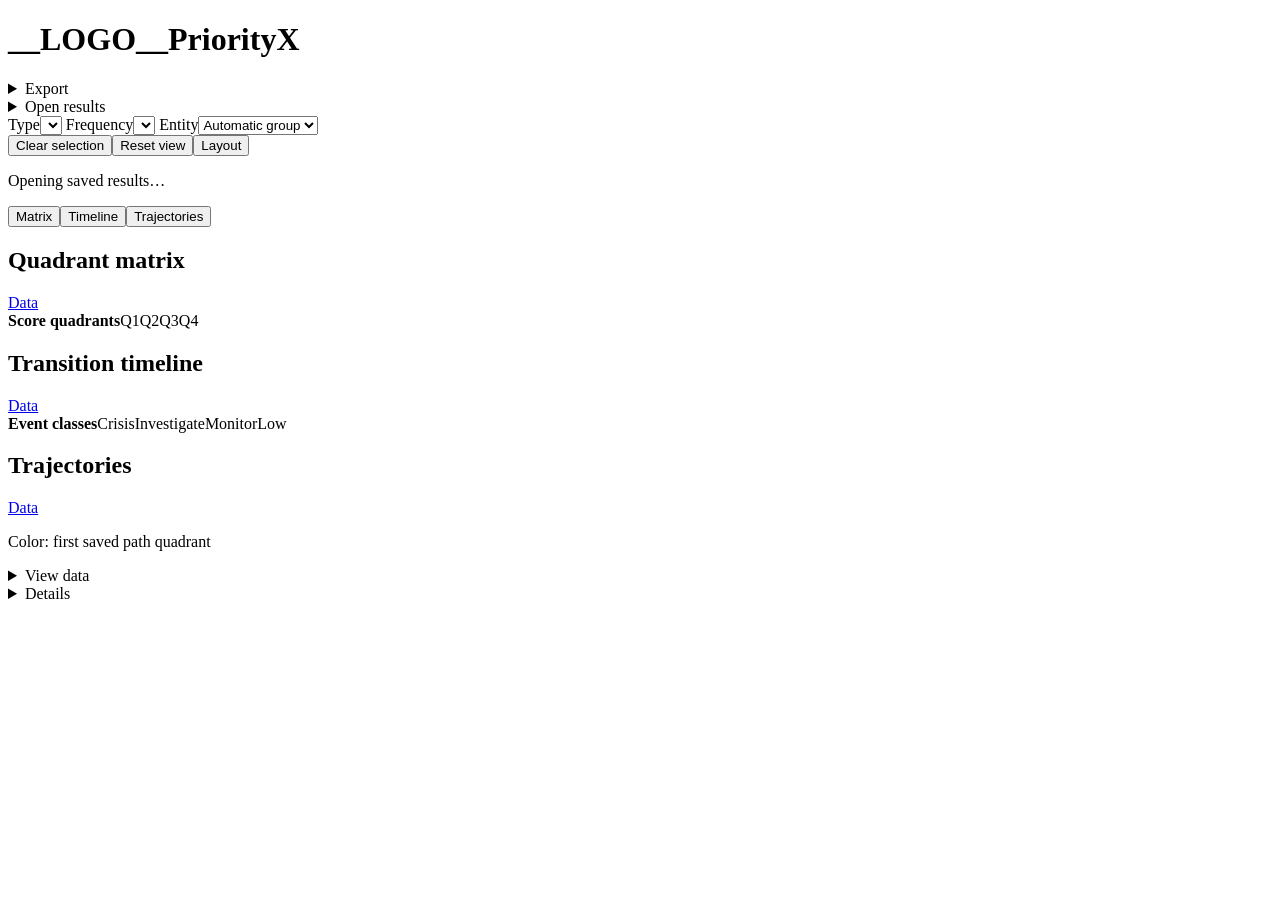
<file: src/priorityx/web/template.html>
<!doctype html>
<html lang="en" data-service="__SERVICE__"><head>
<meta charset="utf-8"><meta name="viewport" content="width=device-width,initial-scale=1">
<title>PriorityX · Saved results</title><link rel="icon" type="image/svg+xml" href="__FAVICON__"><style>__STYLE__</style><script data-library="plotly">__LIBRARY__</script>
</head><body><main>
<header class="masthead"><div class="brand"><h1 class="wordmark" aria-label="PriorityX"><span class="brand-symbol" aria-hidden="true">__LOGO__</span><span class="brand-name">PriorityX</span></h1><span id="snapshot" class="meta"></span></div><div class="file-actions"><details class="export-menu" id="export-menu"><summary data-i18n="export">Export</summary><div class="export-popover"><h3 data-i18n="interactive_workspace">Interactive workspace</h3><button id="saveHtml" class="primary" data-i18n="save_offline_html">Save offline HTML</button><button id="saveMatrix" data-i18n="save_matrix_svg">Save matrix SVG</button><h3 data-i18n="print_image">Print image</h3><div class="print-actions"><label><span data-i18n="chart">Chart</span><select id="printFamily"><option value="matrix">Quadrant matrix</option><option value="timeline">Transition timeline</option><option value="paths">Trajectories</option></select></label><button id="savePng" data-i18n="export_print_png">Export print PNG</button><button id="saveSvg" data-i18n="export_print_svg">Export print SVG</button><span id="print-status" role="status" aria-live="polite"></span></div><p id="service-note" class="meta"></p></div></details><details class="action-menu" id="results-menu"><summary data-i18n="open_results">Open results</summary><div class="menu-popover"><button id="openResults" data-i18n="open_result_bundle">Open result bundle</button><button id="showImport" data-i18n="import_csv">Import CSV files</button></div></details><input id="resultsFile" type="file" accept=".json,application/json" hidden></div></header>
<div id="empty" class="empty" hidden><h2 data-i18n="open_result_bundle">Open saved results</h2><p id="empty-prompt">Choose a result bundle or import saved CSV files to inspect your charts.</p><button id="emptyOpen" class="primary" data-i18n="open_results">Open results</button><button id="emptyImport" data-i18n="import_csv">Import CSV files</button></div>
<div class="toolbar" id="toolbar">
<label class="type"><span data-i18n="type">Type</span><select id="type"></select></label>
<label class="cadence"><span data-i18n="frequency">Frequency</span><select id="cadence"></select></label>
<label class="member"><span data-i18n="entity">Entity</span><select id="member"><option value="">Automatic group</option></select></label>
<div class="view-actions"><button id="clear" class="quiet" data-i18n="clear_selection">Clear selection</button><button id="reset" class="quiet" data-i18n="reset_view">Reset view</button><button id="layoutLink" class="quiet" data-i18n="layout">Layout</button></div>
</div>
<div class="feedback" id="feedback" hidden><p id="error" role="alert"></p><button id="retry" hidden>Try again</button></div>
<div class="pending-layout" id="pending-layout" hidden><p role="status">Layout changes have not been applied.</p><button id="reviewLayout">Review layout</button></div>
<p id="render-status" class="render-status" role="status" aria-live="polite">Opening saved results…</p>
<nav class="navigation" aria-label="Chart navigation"><button data-focus="matrix" aria-pressed="true" data-i18n="matrix">Matrix</button><button data-focus="timeline" aria-pressed="false" data-i18n="timeline">Timeline</button><button data-focus="paths" aria-pressed="false" data-i18n="chart_trajectories">Trajectories</button></nav>
<div class="chart-scroll" id="chart-scroll" tabindex="0" aria-label="Matrix, timeline and trajectories"><div class="chart-row">
<section class="panel" id="panel-matrix"><header class="panel-head"><h2 data-i18n="chart_matrix">Quadrant matrix</h2><p id="matrix-meta" class="meta"></p><a href="#matrix-data" data-data="matrix" data-i18n="data">Data</a></header><div class="plot" id="pl-matrix" tabindex="0" aria-label="Quadrant matrix; exact values in Matrix data"><div id="pl-matrix-inner"></div></div><div class="key" aria-label="Score quadrant colors"><strong data-i18n="score_quadrants">Score quadrants</strong><span><i style="background:#d62728"></i>Q1</span><span><i style="background:#ff7f0e"></i>Q2</span><span><i style="background:#2ca02c"></i>Q3</span><span><i style="background:#1f77b4"></i>Q4</span></div><p id="matrix-message" class="chart-message"></p></section>
<section class="panel" id="panel-timeline"><header class="panel-head"><h2 data-i18n="chart_timeline">Transition timeline</h2><p id="timeline-meta" class="meta"></p><a href="#timeline-data" data-data="timeline" data-i18n="data">Data</a></header><div class="plot timeline" id="pl-timeline" tabindex="0" aria-label="YTD transition timeline; exact values in Timeline events"><div id="timeline-axis" class="timeline-axis" aria-label="Saved periods"></div><div id="pl-timeline-inner"></div></div><div class="key" aria-label="Event classes"><strong data-i18n="event_classes">Event classes</strong><span><i style="background:#d62728"></i><span data-i18n="class_crisis">Crisis</span></span><span><i style="background:#ff7f0e"></i><span data-i18n="class_investigate">Investigate</span></span><span><i style="background:#ffdd57"></i><span data-i18n="class_monitor">Monitor</span></span><span><i style="background:#2ca02c"></i><span data-i18n="class_low">Low</span></span></div><p id="timeline-message" class="chart-message"></p></section>
<section class="panel" id="panel-paths"><header class="panel-head"><h2 data-i18n="chart_trajectories">Trajectories</h2><p id="paths-meta" class="meta"></p><a href="#paths-data" data-data="paths" data-i18n="data">Data</a></header><div class="plot" id="pl-paths" tabindex="0" aria-label="Saved trajectories; exact values in Trajectory data"><div id="pl-paths-inner"></div></div><div class="path-key" id="path-key" aria-label="Shown trajectory entities"></div><p class="key path-color" data-i18n="path_color">Color: first saved path quadrant</p><p id="paths-message" class="chart-message"></p></section>
</div></div>
<div class="exports"><span id="export-status" role="status" aria-live="polite"></span></div>
<details class="disclosure" id="data-panel"><summary id="data-summary" data-i18n="view_data">View data</summary>
<div class="data-tabs" role="tablist" aria-label="Saved data tables">
<button type="button" role="tab" id="tab-matrix" data-tab="matrix" aria-controls="matrix-data" aria-selected="true" tabindex="0"><span data-i18n="matrix">Matrix</span> <span id="matrix-count"></span></button>
<button type="button" role="tab" id="tab-timeline" data-tab="timeline" aria-controls="timeline-data" aria-selected="false" tabindex="-1"><span data-i18n="timeline">Timeline</span> <span id="timeline-count"></span></button>
<button type="button" role="tab" id="tab-paths" data-tab="paths" aria-controls="paths-data" aria-selected="false" tabindex="-1"><span data-i18n="chart_trajectories">Trajectories</span> <span id="paths-count"></span></button>
</div>
<div id="matrix-data" role="tabpanel" aria-labelledby="tab-matrix"><div class="table-scroll" id="matrix-table-scroll" tabindex="0" aria-label="Matrix data table"><table><caption class="sr-only" data-i18n="exact_values_matrix">Exact saved fitted matrix values</caption><thead><tr><th scope="col" data-i18n="entity_column">Entity</th><th scope="col" data-i18n="level">Level</th><th scope="col" data-i18n="trend">Trend</th><th scope="col" data-i18n="quadrant">Quadrant</th><th scope="col" data-i18n="records">Records</th></tr></thead><tbody id="matrix-table"></tbody></table></div></div>
<div id="timeline-data" role="tabpanel" aria-labelledby="tab-timeline" hidden><div class="table-scroll" id="timeline-table-scroll" tabindex="0" aria-label="Timeline event table"><table><caption class="sr-only" data-i18n="every_event_ytd">Every event in the displayed YTD window</caption><thead><tr><th scope="col" data-i18n="entity_column">Entity</th><th scope="col" data-i18n="period">Period</th><th scope="col" data-i18n="event">Event</th><th scope="col" data-i18n="class">Class</th></tr></thead><tbody id="timeline-table"></tbody></table></div></div>
<div id="paths-data" role="tabpanel" aria-labelledby="tab-paths" hidden><label class="table-scope"><span data-i18n="shown_trajectories">Show</span><select id="pathsScope"><option value="shown">Shown trajectories</option><option value="all">All saved entities</option></select></label><div class="table-scroll" id="paths-table-scroll" tabindex="0" aria-label="Trajectory data table"><table><caption class="sr-only" data-i18n="saved_trajectory_values">Saved trajectory values for the chosen table scope</caption><thead><tr><th scope="col" data-i18n="entity_column">Entity</th><th scope="col" data-i18n="period">Period</th><th scope="col" data-i18n="level">Level</th><th scope="col" data-i18n="trend">Trend</th><th scope="col" data-i18n="quadrant">Quadrant</th></tr></thead><tbody id="paths-table"></tbody></table></div></div>
</details>
<dialog class="workspace-dialog" id="layout-settings" aria-labelledby="layout-title"><header class="dialog-head"><h2 id="layout-title" data-i18n="layout_settings">Layout and settings</h2><button type="button" data-close="layout-settings" aria-label="Close layout and settings" data-i18n="close">Close</button></header><div class="settings-transfer"><button id="saveSettings" data-i18n="save_settings">Save settings</button><button id="loadSettings" data-i18n="load_settings">Load settings</button><input id="settingsFile" type="file" accept=".json,application/json" hidden><span id="settings-status" role="status" aria-live="polite"></span></div><form id="layout-form"><div class="settings-grid"><label><span data-i18n="language">Language</span><select id="language"><option value="en">English</option><option value="id">Bahasa Indonesia</option></select></label><label>Layout<select id="layoutMode"><option value="auto">Automatic</option><option value="manual">Manual print size</option></select></label><label>Minimum panel width (px)<input id="panelWidth" type="number" min="320" max="1200" step="10"></label><label>Panel height (px)<input id="panelHeight" type="number" min="320" max="1000" step="10"></label><label>Print width (in)<input id="staticWidth" type="number" min="6" max="40" step="0.5"></label><label>Print height (in)<input id="staticHeight" type="number" min="4" max="30" step="0.5"></label><label>Print DPI<input id="printDpi" type="number" min="72" max="300" step="1"></label></div><div class="settings-actions"><button type="submit" class="primary">Apply layout</button><button type="button" id="resetSettings" data-i18n="reset_settings">Reset settings</button><span id="layout-status" role="status" aria-live="polite"></span></div></form></dialog>
<details class="disclosure" id="details"><summary>Details</summary><div class="detail-grid"><section><h3>Read an event</h3><div id="read-event" class="read-event"></div><p id="read-event-context"></p><p>Digits are score quadrants. Spike suffixes identify X = level, Y = trend, XY = both. Event classes and score quadrants use separate color keys.</p><p id="history-note"></p></section><section><h3>Saved results</h3><p id="source-info"></p><p id="source-hash" class="source"></p><p id="library-info"></p><p id="selection-info"></p><p>HTML exports include the full saved history and restore chart controls, selection and view settings offline.</p><button id="saveBundle">Save result bundle</button><button id="saveReport">Save layout report</button><p id="layout-report" class="meta"></p></section></div></details>
<dialog class="workspace-dialog" id="import-panel" aria-labelledby="import-title"><header class="dialog-head"><h2 id="import-title">Import saved CSV files</h2><button type="button" data-close="import-panel" aria-label="Close CSV import">Close</button></header><p>Assign each file its result role. Required PriorityX columns are validated; additional columns are retained.</p><form id="import-form"><div class="settings-grid"><label>Type identifier<input id="importType" required></label><label>Type display label<input id="importLabel"></label><label>Cadence<select id="importCadence"><option value="quarterly">Quarterly</option><option value="monthly">Monthly</option></select></label><label>Source identifier<input id="importSource" required></label><label>Coverage start<input id="importStart" required placeholder="YYYY-Q1 or YYYY-MM"></label><label>Through period<input id="importAsOf" required placeholder="YYYY-Q4 or YYYY-MM"></label><label>Matrix CSV<input id="csvMatrix" type="file" accept=".csv,text/csv"></label><label>Movement CSV<input id="csvMovement" type="file" accept=".csv,text/csv"></label><label>Transitions CSV<input id="csvTransitions" type="file" accept=".csv,text/csv"></label></div><label class="checkbox"><input id="importReplace" type="checkbox">Replace this type and cadence if already loaded</label><button class="primary" type="submit">Import results</button><span id="import-status" role="status" aria-live="polite"></span></form></dialog>
</main><script id="workspace-data" type="application/json">__DATA__</script><script id="initial" type="application/json">__INITIAL__</script><script>window.PRIORITYX_I18N=__I18N__;</script><script>__APP__</script></body></html>
</file>
<file: assets/stylesheets/main.484c7ddc.min.css>
@charset "UTF-8";html{-webkit-text-size-adjust:none;-moz-text-size-adjust:none;text-size-adjust:none;box-sizing:border-box}*,:after,:before{box-sizing:inherit}@media (prefers-reduced-motion){*,:after,:before{transition:none!important}}body{margin:0}a,button,input,label{-webkit-tap-highlight-color:transparent}a{color:inherit;text-decoration:none}hr{border:0;box-sizing:initial;display:block;height:.05rem;overflow:visible;padding:0}small{font-size:80%}sub,sup{line-height:1em}img{border-style:none}table{border-collapse:initial;border-spacing:0}td,th{font-weight:400;vertical-align:top}button{background:#0000;border:0;font-family:inherit;font-size:inherit;margin:0;padding:0}input{border:0;outline:none}:root{--md-primary-fg-color:#4051b5;--md-primary-fg-color--light:#5d6cc0;--md-primary-fg-color--dark:#303fa1;--md-primary-bg-color:#fff;--md-primary-bg-color--light:#ffffffb3;--md-accent-fg-color:#526cfe;--md-accent-fg-color--transparent:#526cfe1a;--md-accent-bg-color:#fff;--md-accent-bg-color--light:#ffffffb3}[data-md-color-scheme=default]{color-scheme:light}[data-md-color-scheme=default] img[src$="#gh-dark-mode-only"],[data-md-color-scheme=default] img[src$="#only-dark"]{display:none}:root,[data-md-color-scheme=default]{--md-hue:225deg;--md-default-fg-color:#000000de;--md-default-fg-color--light:#0000008a;--md-default-fg-color--lighter:#00000052;--md-default-fg-color--lightest:#00000012;--md-default-bg-color:#fff;--md-default-bg-color--light:#ffffffb3;--md-default-bg-color--lighter:#ffffff4d;--md-default-bg-color--lightest:#ffffff1f;--md-code-fg-color:#36464e;--md-code-bg-color:#f5f5f5;--md-code-bg-color--light:#f5f5f5b3;--md-code-bg-color--lighter:#f5f5f54d;--md-code-hl-color:#4287ff;--md-code-hl-color--light:#4287ff1a;--md-code-hl-number-color:#d52a2a;--md-code-hl-special-color:#db1457;--md-code-hl-function-color:#a846b9;--md-code-hl-constant-color:#6e59d9;--md-code-hl-keyword-color:#3f6ec6;--md-code-hl-string-color:#1c7d4d;--md-code-hl-name-color:var(--md-code-fg-color);--md-code-hl-operator-color:var(--md-default-fg-color--light);--md-code-hl-punctuation-color:var(--md-default-fg-color--light);--md-code-hl-comment-color:var(--md-default-fg-color--light);--md-code-hl-generic-color:var(--md-default-fg-color--light);--md-code-hl-variable-color:var(--md-default-fg-color--light);--md-typeset-color:var(--md-default-fg-color);--md-typeset-a-color:var(--md-primary-fg-color);--md-typeset-del-color:#f5503d26;--md-typeset-ins-color:#0bd57026;--md-typeset-kbd-color:#fafafa;--md-typeset-kbd-accent-color:#fff;--md-typeset-kbd-border-color:#b8b8b8;--md-typeset-mark-color:#ffff0080;--md-typeset-table-color:#0000001f;--md-typeset-table-color--light:rgba(0,0,0,.035);--md-admonition-fg-color:var(--md-default-fg-color);--md-admonition-bg-color:var(--md-default-bg-color);--md-warning-fg-color:#000000de;--md-warning-bg-color:#ff9;--md-footer-fg-color:#fff;--md-footer-fg-color--light:#ffffffb3;--md-footer-fg-color--lighter:#ffffff73;--md-footer-bg-color:#000000de;--md-footer-bg-color--dark:#00000052;--md-shadow-z1:0 0.2rem 0.5rem #0000000d,0 0 0.05rem #0000001a;--md-shadow-z2:0 0.2rem 0.5rem #0000001a,0 0 0.05rem #00000040;--md-shadow-z3:0 0.2rem 0.5rem #0003,0 0 0.05rem #00000059}.md-icon svg{fill:currentcolor;display:block;height:1.2rem;width:1.2rem}body{-webkit-font-smoothing:antialiased;-moz-osx-font-smoothing:grayscale;--md-text-font-family:var(--md-text-font,_),-apple-system,BlinkMacSystemFont,Helvetica,Arial,sans-serif;--md-code-font-family:var(--md-code-font,_),SFMono-Regular,Consolas,Menlo,monospace}aside,body,input{font-feature-settings:"kern","liga";color:var(--md-typeset-color);font-family:var(--md-text-font-family)}code,kbd,pre{font-feature-settings:"kern";font-family:var(--md-code-font-family)}:root{--md-typeset-table-sort-icon:url('data:image/svg+xml;charset=utf-8,<svg xmlns="http://www.w3.org/2000/svg" viewBox="0 0 24 24"><path d="m18 21-4-4h3V7h-3l4-4 4 4h-3v10h3M2 19v-2h10v2M2 13v-2h7v2M2 7V5h4v2z"/></svg>');--md-typeset-table-sort-icon--asc:url('data:image/svg+xml;charset=utf-8,<svg xmlns="http://www.w3.org/2000/svg" viewBox="0 0 24 24"><path d="M19 17h3l-4 4-4-4h3V3h2M2 17h10v2H2M6 5v2H2V5m0 6h7v2H2z"/></svg>');--md-typeset-table-sort-icon--desc:url('data:image/svg+xml;charset=utf-8,<svg xmlns="http://www.w3.org/2000/svg" viewBox="0 0 24 24"><path d="M19 7h3l-4-4-4 4h3v14h2M2 17h10v2H2M6 5v2H2V5m0 6h7v2H2z"/></svg>')}.md-typeset{-webkit-print-color-adjust:exact;color-adjust:exact;font-size:.8rem;line-height:1.6;overflow-wrap:break-word}@media print{.md-typeset{font-size:.68rem}}.md-typeset blockquote,.md-typeset dl,.md-typeset figure,.md-typeset ol,.md-typeset pre,.md-typeset ul{margin-bottom:1em;margin-top:1em}.md-typeset h1{color:var(--md-default-fg-color--light);font-size:2em;line-height:1.3;margin:0 0 1.25em}.md-typeset h1,.md-typeset h2{font-weight:300;letter-spacing:-.01em}.md-typeset h2{font-size:1.5625em;line-height:1.4;margin:1.6em 0 .64em}.md-typeset h3{font-size:1.25em;font-weight:400;letter-spacing:-.01em;line-height:1.5;margin:1.6em 0 .8em}.md-typeset h2+h3{margin-top:.8em}.md-typeset h4{font-weight:700;letter-spacing:-.01em;margin:1em 0}.md-typeset h5,.md-typeset h6{color:var(--md-default-fg-color--light);font-size:.8em;font-weight:700;letter-spacing:-.01em;margin:1.25em 0}.md-typeset h5{text-transform:uppercase}.md-typeset h5 code{text-transform:none}.md-typeset hr{border-bottom:.05rem solid var(--md-default-fg-color--lightest);display:flow-root;margin:1.5em 0}.md-typeset a{color:var(--md-typeset-a-color);word-break:break-word}.md-typeset a,.md-typeset a:before{transition:color 125ms}.md-typeset a:focus,.md-typeset a:hover{color:var(--md-accent-fg-color)}.md-typeset a:focus code,.md-typeset a:hover code{background-color:var(--md-accent-fg-color--transparent);color:var(--md-accent-fg-color)}.md-typeset a code{color:var(--md-typeset-a-color)}.md-typeset a.focus-visible{outline-color:var(--md-accent-fg-color);outline-offset:.2rem}.md-typeset code,.md-typeset kbd,.md-typeset pre{color:var(--md-code-fg-color);direction:ltr;font-variant-ligatures:none;transition:background-color 125ms}@media print{.md-typeset code,.md-typeset kbd,.md-typeset pre{white-space:pre-wrap}}.md-typeset code{background-color:var(--md-code-bg-color);border-radius:.1rem;-webkit-box-decoration-break:clone;box-decoration-break:clone;font-size:.85em;padding:0 .2941176471em;transition:color 125ms,background-color 125ms;word-break:break-word}.md-typeset code:not(.focus-visible){-webkit-tap-highlight-color:transparent;outline:none}.md-typeset pre{display:flow-root;line-height:1.4;position:relative}.md-typeset pre>code{-webkit-box-decoration-break:slice;box-decoration-break:slice;box-shadow:none;display:block;margin:0;outline-color:var(--md-accent-fg-color);overflow:auto;padding:.7720588235em 1.1764705882em;scrollbar-color:var(--md-default-fg-color--lighter) #0000;scrollbar-width:thin;touch-action:auto;word-break:normal}.md-typeset pre>code:hover{scrollbar-color:var(--md-accent-fg-color) #0000}.md-typeset pre>code::-webkit-scrollbar{height:.2rem;width:.2rem}.md-typeset pre>code::-webkit-scrollbar-thumb{background-color:var(--md-default-fg-color--lighter)}.md-typeset pre>code::-webkit-scrollbar-thumb:hover{background-color:var(--md-accent-fg-color)}.md-typeset kbd{background-color:var(--md-typeset-kbd-color);border-radius:.1rem;box-shadow:0 .1rem 0 .05rem var(--md-typeset-kbd-border-color),0 .1rem 0 var(--md-typeset-kbd-border-color),0 -.1rem .2rem var(--md-typeset-kbd-accent-color) inset;color:var(--md-default-fg-color);display:inline-block;font-size:.75em;padding:0 .6666666667em;vertical-align:text-top;word-break:break-word}.md-typeset mark{background-color:var(--md-typeset-mark-color);-webkit-box-decoration-break:clone;box-decoration-break:clone;color:inherit;word-break:break-word}.md-typeset abbr{cursor:help;text-decoration:none}.md-typeset [data-preview],.md-typeset abbr{border-bottom:.05rem dotted var(--md-default-fg-color--light)}.md-typeset small{opacity:.75}[dir=ltr] .md-typeset sub,[dir=ltr] .md-typeset sup{margin-left:.078125em}[dir=rtl] .md-typeset sub,[dir=rtl] .md-typeset sup{margin-right:.078125em}[dir=ltr] .md-typeset blockquote{padding-left:.6rem}[dir=rtl] .md-typeset blockquote{padding-right:.6rem}[dir=ltr] .md-typeset blockquote{border-left:.2rem solid var(--md-default-fg-color--lighter)}[dir=rtl] .md-typeset blockquote{border-right:.2rem solid var(--md-default-fg-color--lighter)}.md-typeset blockquote{color:var(--md-default-fg-color--light);margin-left:0;margin-right:0}.md-typeset ul{list-style-type:disc}.md-typeset ul[type]{list-style-type:revert-layer}[dir=ltr] .md-typeset ol,[dir=ltr] .md-typeset ul{margin-left:.625em}[dir=rtl] .md-typeset ol,[dir=rtl] .md-typeset ul{margin-right:.625em}.md-typeset ol,.md-typeset ul{padding:0}.md-typeset ol:not([hidden]),.md-typeset ul:not([hidden]){display:flow-root}.md-typeset ol ol,.md-typeset ul ol{list-style-type:lower-alpha}.md-typeset ol ol ol,.md-typeset ul ol ol{list-style-type:lower-roman}.md-typeset ol ol ol ol,.md-typeset ul ol ol ol{list-style-type:upper-alpha}.md-typeset ol ol ol ol ol,.md-typeset ul ol ol ol ol{list-style-type:upper-roman}.md-typeset ol[type],.md-typeset ul[type]{list-style-type:revert-layer}[dir=ltr] .md-typeset ol li,[dir=ltr] .md-typeset ul li{margin-left:1.25em}[dir=rtl] .md-typeset ol li,[dir=rtl] .md-typeset ul li{margin-right:1.25em}.md-typeset ol li,.md-typeset ul li{margin-bottom:.5em}.md-typeset ol li blockquote,.md-typeset ol li p,.md-typeset ul li blockquote,.md-typeset ul li p{margin:.5em 0}.md-typeset ol li:last-child,.md-typeset ul li:last-child{margin-bottom:0}[dir=ltr] .md-typeset ol li ol,[dir=ltr] .md-typeset ol li ul,[dir=ltr] .md-typeset ul li ol,[dir=ltr] .md-typeset ul li ul{margin-left:.625em}[dir=rtl] .md-typeset ol li ol,[dir=rtl] .md-typeset ol li ul,[dir=rtl] .md-typeset ul li ol,[dir=rtl] .md-typeset ul li ul{margin-right:.625em}.md-typeset ol li ol,.md-typeset ol li ul,.md-typeset ul li ol,.md-typeset ul li ul{margin-bottom:.5em;margin-top:.5em}[dir=ltr] .md-typeset dd{margin-left:1.875em}[dir=rtl] .md-typeset dd{margin-right:1.875em}.md-typeset dd{margin-bottom:1.5em;margin-top:1em}.md-typeset img,.md-typeset svg,.md-typeset video{height:auto;max-width:100%}.md-typeset img[align=left]{margin:1em 1em 1em 0}.md-typeset img[align=right]{margin:1em 0 1em 1em}.md-typeset img[align]:only-child{margin-top:0}.md-typeset figure{display:flow-root;margin:1em auto;max-width:100%;text-align:center;width:fit-content}.md-typeset figure img{display:block;margin:0 auto}.md-typeset figcaption{font-style:italic;margin:1em auto;max-width:24rem}.md-typeset iframe{max-width:100%}.md-typeset table:not([class]){background-color:var(--md-default-bg-color);border:.05rem solid var(--md-typeset-table-color);border-radius:.1rem;display:inline-block;font-size:.64rem;max-width:100%;overflow:auto;touch-action:auto}@media print{.md-typeset table:not([class]){display:table}}.md-typeset table:not([class])+*{margin-top:1.5em}.md-typeset table:not([class]) td>:first-child,.md-typeset table:not([class]) th>:first-child{margin-top:0}.md-typeset table:not([class]) td>:last-child,.md-typeset table:not([class]) th>:last-child{margin-bottom:0}.md-typeset table:not([class]) td:not([align]),.md-typeset table:not([class]) th:not([align]){text-align:left}[dir=rtl] .md-typeset table:not([class]) td:not([align]),[dir=rtl] .md-typeset table:not([class]) th:not([align]){text-align:right}.md-typeset table:not([class]) th{font-weight:700;min-width:5rem;padding:.9375em 1.25em;vertical-align:top}.md-typeset table:not([class]) td{border-top:.05rem solid var(--md-typeset-table-color);padding:.9375em 1.25em;vertical-align:top}.md-typeset table:not([class]) tbody tr{transition:background-color 125ms}.md-typeset table:not([class]) tbody tr:hover{background-color:var(--md-typeset-table-color--light);box-shadow:0 .05rem 0 var(--md-default-bg-color) inset}.md-typeset table:not([class]) a{word-break:normal}.md-typeset table th[role=columnheader]{cursor:pointer}[dir=ltr] .md-typeset table th[role=columnheader]:after{margin-left:.5em}[dir=rtl] .md-typeset table th[role=columnheader]:after{margin-right:.5em}.md-typeset table th[role=columnheader]:after{content:"";display:inline-block;height:1.2em;-webkit-mask-image:var(--md-typeset-table-sort-icon);mask-image:var(--md-typeset-table-sort-icon);-webkit-mask-repeat:no-repeat;mask-repeat:no-repeat;-webkit-mask-size:contain;mask-size:contain;transition:background-color 125ms;vertical-align:text-bottom;width:1.2em}.md-typeset table th[role=columnheader]:hover:after{background-color:var(--md-default-fg-color--lighter)}.md-typeset table th[role=columnheader][aria-sort=ascending]:after{background-color:var(--md-default-fg-color--light);-webkit-mask-image:var(--md-typeset-table-sort-icon--asc);mask-image:var(--md-typeset-table-sort-icon--asc)}.md-typeset table th[role=columnheader][aria-sort=descending]:after{background-color:var(--md-default-fg-color--light);-webkit-mask-image:var(--md-typeset-table-sort-icon--desc);mask-image:var(--md-typeset-table-sort-icon--desc)}.md-typeset__scrollwrap{margin:1em -.8rem;overflow-x:auto;touch-action:auto}.md-typeset__table{display:inline-block;margin-bottom:.5em;padding:0 .8rem}@media print{.md-typeset__table{display:block}}html .md-typeset__table table{display:table;margin:0;overflow:hidden;width:100%}@media screen and (max-width:44.984375em){.md-content__inner>pre{margin:1em -.8rem}.md-content__inner>pre code{border-radius:0}}.md-typeset .md-author{border-radius:100%;display:block;flex-shrink:0;height:1.6rem;overflow:hidden;position:relative;transition:color 125ms,transform 125ms;width:1.6rem}.md-typeset .md-author img{display:block}.md-typeset .md-author--more{background:var(--md-default-fg-color--lightest);color:var(--md-default-fg-color--lighter);font-size:.6rem;font-weight:700;line-height:1.6rem;text-align:center}.md-typeset .md-author--long{height:2.4rem;width:2.4rem}.md-typeset a.md-author{transform:scale(1)}.md-typeset a.md-author img{border-radius:100%;filter:grayscale(100%) opacity(75%);transition:filter 125ms}.md-typeset a.md-author:focus,.md-typeset a.md-author:hover{transform:scale(1.1);z-index:1}.md-typeset a.md-author:focus img,.md-typeset a.md-author:hover img{filter:grayscale(0)}.md-banner{background-color:var(--md-footer-bg-color);color:var(--md-footer-fg-color);overflow:auto}@media print{.md-banner{display:none}}.md-banner--warning{background-color:var(--md-warning-bg-color);color:var(--md-warning-fg-color)}.md-banner__inner{font-size:.7rem;margin:.6rem auto;padding:0 .8rem}[dir=ltr] .md-banner__button{float:right}[dir=rtl] .md-banner__button{float:left}.md-banner__button{color:inherit;cursor:pointer;transition:opacity .25s}.no-js .md-banner__button{display:none}.md-banner__button:hover{opacity:.7}html{font-size:125%;height:100%;overflow-x:hidden}@media screen and (min-width:100em){html{font-size:137.5%}}@media screen and (min-width:125em){html{font-size:150%}}body{background-color:var(--md-default-bg-color);display:flex;flex-direction:column;font-size:.5rem;min-height:100%;position:relative;width:100%}@media print{body{display:block}}@media screen and (max-width:59.984375em){body[data-md-scrolllock]{position:fixed}}.md-grid{margin-left:auto;margin-right:auto;max-width:61rem}.md-container{display:flex;flex-direction:column;flex-grow:1}@media print{.md-container{display:block}}.md-main{flex-grow:1}.md-main__inner{display:flex;height:100%;margin-top:1.5rem}.md-ellipsis{overflow:hidden;text-overflow:ellipsis}.md-toggle{display:none}.md-option{height:0;opacity:0;position:absolute;width:0}.md-option:checked+label:not([hidden]){display:block}.md-option.focus-visible+label{outline-color:var(--md-accent-fg-color);outline-style:auto}.md-skip{background-color:var(--md-default-fg-color);border-radius:.1rem;color:var(--md-default-bg-color);font-size:.64rem;margin:.5rem;opacity:0;outline-color:var(--md-accent-fg-color);padding:.3rem .5rem;position:fixed;transform:translateY(.4rem);z-index:-1}.md-skip:focus{opacity:1;transform:translateY(0);transition:transform .25s cubic-bezier(.4,0,.2,1),opacity 175ms 75ms;z-index:10}@page{margin:25mm}:root{--md-clipboard-icon:url('data:image/svg+xml;charset=utf-8,<svg xmlns="http://www.w3.org/2000/svg" viewBox="0 0 24 24"><path d="M19 21H8V7h11m0-2H8a2 2 0 0 0-2 2v14a2 2 0 0 0 2 2h11a2 2 0 0 0 2-2V7a2 2 0 0 0-2-2m-3-4H4a2 2 0 0 0-2 2v14h2V3h12z"/></svg>')}.md-clipboard{border-radius:.1rem;color:var(--md-default-fg-color--lightest);cursor:pointer;height:1.5em;outline-color:var(--md-accent-fg-color);outline-offset:.1rem;transition:color .25s;width:1.5em;z-index:1}@media print{.md-clipboard{display:none}}.md-clipboard:not(.focus-visible){-webkit-tap-highlight-color:transparent;outline:none}:hover>.md-clipboard{color:var(--md-default-fg-color--light)}.md-clipboard:focus,.md-clipboard:hover{color:var(--md-accent-fg-color)}.md-clipboard:after{background-color:currentcolor;content:"";display:block;height:1.125em;margin:0 auto;-webkit-mask-image:var(--md-clipboard-icon);mask-image:var(--md-clipboard-icon);-webkit-mask-position:center;mask-position:center;-webkit-mask-repeat:no-repeat;mask-repeat:no-repeat;-webkit-mask-size:contain;mask-size:contain;width:1.125em}.md-clipboard--inline{cursor:pointer}.md-clipboard--inline code{transition:color .25s,background-color .25s}.md-clipboard--inline:focus code,.md-clipboard--inline:hover code{background-color:var(--md-accent-fg-color--transparent);color:var(--md-accent-fg-color)}:root{--md-code-select-icon:url('data:image/svg+xml;charset=utf-8,<svg xmlns="http://www.w3.org/2000/svg" viewBox="0 0 24 24"><path d="M19 19h-4v2h4c1.1 0 2-.9 2-2v-4h-2m0-12h-4v2h4v4h2V5c0-1.1-.9-2-2-2M5 5h4V3H5c-1.1 0-2 .9-2 2v4h2m0 6H3v4c0 1.1.9 2 2 2h4v-2H5zm2-4h2v2H7zm4 0h2v2h-2zm4 0h2v2h-2zM7 7h2v2H7zm4 0h2v2h-2zm4 0h2v2h-2zm-8 8h2v2H7zm4 0h2v2h-2zm4 0h2v2h-2z"/></svg>');--md-code-copy-icon:url('data:image/svg+xml;charset=utf-8,<svg xmlns="http://www.w3.org/2000/svg" viewBox="0 0 24 24"><path d="M19 21H8V7h11m0-2H8a2 2 0 0 0-2 2v14a2 2 0 0 0 2 2h11a2 2 0 0 0 2-2V7a2 2 0 0 0-2-2m-3-4H4a2 2 0 0 0-2 2v14h2V3h12z"/></svg>')}.md-typeset .md-code__content{display:grid}.md-code__nav{background-color:var(--md-code-bg-color--lighter);border-radius:.1rem;display:flex;gap:.2rem;padding:.2rem;position:absolute;right:.25em;top:.25em;transition:background-color .25s;z-index:1}:hover>.md-code__nav{background-color:var(--md-code-bg-color--light)}.md-code__button{color:var(--md-default-fg-color--lightest);cursor:pointer;display:block;height:1.5em;outline-color:var(--md-accent-fg-color);outline-offset:.1rem;transition:color .25s;width:1.5em}:hover>*>.md-code__button{color:var(--md-default-fg-color--light)}.md-code__button.focus-visible,.md-code__button:hover{color:var(--md-accent-fg-color)}.md-code__button--active{color:var(--md-default-fg-color)!important}.md-code__button:after{background-color:currentcolor;content:"";display:block;height:1.125em;margin:0 auto;-webkit-mask-position:center;mask-position:center;-webkit-mask-repeat:no-repeat;mask-repeat:no-repeat;-webkit-mask-size:contain;mask-size:contain;width:1.125em}.md-code__button[data-md-type=select]:after{-webkit-mask-image:var(--md-code-select-icon);mask-image:var(--md-code-select-icon)}.md-code__button[data-md-type=copy]:after{-webkit-mask-image:var(--md-code-copy-icon);mask-image:var(--md-code-copy-icon)}@keyframes consent{0%{opacity:0;transform:translateY(100%)}to{opacity:1;transform:translateY(0)}}@keyframes overlay{0%{opacity:0}to{opacity:1}}.md-consent__overlay{animation:overlay .25s both;-webkit-backdrop-filter:blur(.1rem);backdrop-filter:blur(.1rem);background-color:#0000008a;height:100%;opacity:1;position:fixed;top:0;width:100%;z-index:5}.md-consent__inner{animation:consent .5s cubic-bezier(.1,.7,.1,1) both;background-color:var(--md-default-bg-color);border:0;border-radius:.1rem;bottom:0;box-shadow:0 0 .2rem #0000001a,0 .2rem .4rem #0003;max-height:100%;overflow:auto;padding:0;position:fixed;width:100%;z-index:5}.md-consent__form{padding:.8rem}.md-consent__settings{display:none;margin:1em 0}input:checked+.md-consent__settings{display:block}.md-consent__controls{margin-bottom:.8rem}.md-typeset .md-consent__controls .md-button{display:inline}@media screen and (max-width:44.984375em){.md-typeset .md-consent__controls .md-button{display:block;margin-top:.4rem;text-align:center;width:100%}}.md-consent label{cursor:pointer}.md-content{flex-grow:1;min-width:0}.md-content__inner{margin:0 .8rem 1.2rem;padding-top:.6rem}@media screen and (min-width:76.25em){[dir=ltr] .md-sidebar--primary:not([hidden])~.md-content>.md-content__inner{margin-left:1.2rem}[dir=ltr] .md-sidebar--secondary:not([hidden])~.md-content>.md-content__inner,[dir=rtl] .md-sidebar--primary:not([hidden])~.md-content>.md-content__inner{margin-right:1.2rem}[dir=rtl] .md-sidebar--secondary:not([hidden])~.md-content>.md-content__inner{margin-left:1.2rem}}.md-content__inner:before{content:"";display:block;height:.4rem}.md-content__inner>:last-child{margin-bottom:0}[dir=ltr] .md-content__button{float:right}[dir=rtl] .md-content__button{float:left}[dir=ltr] .md-content__button{margin-left:.4rem}[dir=rtl] .md-content__button{margin-right:.4rem}.md-content__button{margin:.4rem 0;padding:0}@media print{.md-content__button{display:none}}.md-typeset .md-content__button{color:var(--md-default-fg-color--lighter)}.md-content__button svg{display:inline;vertical-align:top}[dir=rtl] .md-content__button svg{transform:scaleX(-1)}[dir=ltr] .md-dialog{right:.8rem}[dir=rtl] .md-dialog{left:.8rem}.md-dialog{background-color:var(--md-default-fg-color);border-radius:.1rem;bottom:.8rem;box-shadow:var(--md-shadow-z3);min-width:11.1rem;opacity:0;padding:.4rem .6rem;pointer-events:none;position:fixed;transform:translateY(100%);transition:transform 0ms .4s,opacity .4s;z-index:4}@media print{.md-dialog{display:none}}.md-dialog--active{opacity:1;pointer-events:auto;transform:translateY(0);transition:transform .4s cubic-bezier(.075,.85,.175,1),opacity .4s}.md-dialog__inner{color:var(--md-default-bg-color);font-size:.7rem}.md-feedback{margin:2em 0 1em;text-align:center}.md-feedback fieldset{border:none;margin:0;padding:0}.md-feedback__title{font-weight:700;margin:1em auto}.md-feedback__inner{position:relative}.md-feedback__list{display:flex;flex-wrap:wrap;place-content:baseline center;position:relative}.md-feedback__list:hover .md-icon:not(:disabled){color:var(--md-default-fg-color--lighter)}:disabled .md-feedback__list{min-height:1.8rem}.md-feedback__icon{color:var(--md-default-fg-color--light);cursor:pointer;flex-shrink:0;margin:0 .1rem;transition:color 125ms}.md-feedback__icon:not(:disabled).md-icon:hover{color:var(--md-accent-fg-color)}.md-feedback__icon:disabled{color:var(--md-default-fg-color--lightest);pointer-events:none}.md-feedback__note{opacity:0;position:relative;transform:translateY(.4rem);transition:transform .4s cubic-bezier(.1,.7,.1,1),opacity .15s}.md-feedback__note>*{margin:0 auto;max-width:16rem}:disabled .md-feedback__note{opacity:1;transform:translateY(0)}@media print{.md-feedback{display:none}}.md-footer{background-color:var(--md-footer-bg-color);color:var(--md-footer-fg-color)}@media print{.md-footer{display:none}}.md-footer__inner{justify-content:space-between;overflow:auto;padding:.2rem}.md-footer__inner:not([hidden]){display:flex}.md-footer__link{align-items:end;display:flex;flex-grow:0.01;margin-bottom:.4rem;margin-top:1rem;max-width:100%;outline-color:var(--md-accent-fg-color);overflow:hidden;transition:opacity .25s}.md-footer__link:focus,.md-footer__link:hover{opacity:.7}[dir=rtl] .md-footer__link svg{transform:scaleX(-1)}@media screen and (max-width:44.984375em){.md-footer__link--prev{flex-shrink:0}.md-footer__link--prev .md-footer__title{display:none}}[dir=ltr] .md-footer__link--next{margin-left:auto}[dir=rtl] .md-footer__link--next{margin-right:auto}.md-footer__link--next{text-align:right}[dir=rtl] .md-footer__link--next{text-align:left}.md-footer__title{flex-grow:1;font-size:.9rem;margin-bottom:.7rem;max-width:calc(100% - 2.4rem);padding:0 1rem;white-space:nowrap}.md-footer__button{margin:.2rem;padding:.4rem}.md-footer__direction{font-size:.64rem;opacity:.7}.md-footer-meta{background-color:var(--md-footer-bg-color--dark)}.md-footer-meta__inner{display:flex;flex-wrap:wrap;justify-content:space-between;padding:.2rem}html .md-footer-meta.md-typeset a{color:var(--md-footer-fg-color--light)}html .md-footer-meta.md-typeset a:focus,html .md-footer-meta.md-typeset a:hover{color:var(--md-footer-fg-color)}.md-copyright{color:var(--md-footer-fg-color--lighter);font-size:.64rem;margin:auto .6rem;padding:.4rem 0;width:100%}@media screen and (min-width:45em){.md-copyright{width:auto}}.md-copyright__highlight{color:var(--md-footer-fg-color--light)}.md-social{display:inline-flex;gap:.2rem;margin:0 .4rem;padding:.2rem 0 .6rem}@media screen and (min-width:45em){.md-social{padding:.6rem 0}}.md-social__link{display:inline-block;height:1.6rem;text-align:center;width:1.6rem}.md-social__link:before{line-height:1.9}.md-social__link svg{fill:currentcolor;max-height:.8rem;vertical-align:-25%}.md-typeset .md-button{border:.1rem solid;border-radius:.1rem;color:var(--md-primary-fg-color);cursor:pointer;display:inline-block;font-weight:700;padding:.625em 2em;transition:color 125ms,background-color 125ms,border-color 125ms}.md-typeset .md-button--primary{background-color:var(--md-primary-fg-color);border-color:var(--md-primary-fg-color);color:var(--md-primary-bg-color)}.md-typeset .md-button:focus,.md-typeset .md-button:hover{background-color:var(--md-accent-fg-color);border-color:var(--md-accent-fg-color);color:var(--md-accent-bg-color)}[dir=ltr] .md-typeset .md-input{border-top-left-radius:.1rem}[dir=ltr] .md-typeset .md-input,[dir=rtl] .md-typeset .md-input{border-top-right-radius:.1rem}[dir=rtl] .md-typeset .md-input{border-top-left-radius:.1rem}.md-typeset .md-input{border-bottom:.1rem solid var(--md-default-fg-color--lighter);box-shadow:var(--md-shadow-z1);font-size:.8rem;height:1.8rem;padding:0 .6rem;transition:border .25s,box-shadow .25s}.md-typeset .md-input:focus,.md-typeset .md-input:hover{border-bottom-color:var(--md-accent-fg-color);box-shadow:var(--md-shadow-z2)}.md-typeset .md-input--stretch{width:100%}.md-header{background-color:var(--md-primary-fg-color);box-shadow:0 0 .2rem #0000,0 .2rem .4rem #0000;color:var(--md-primary-bg-color);display:block;left:0;position:sticky;right:0;top:0;z-index:4}@media print{.md-header{display:none}}.md-header[hidden]{transform:translateY(-100%);transition:transform .25s cubic-bezier(.8,0,.6,1),box-shadow .25s}.md-header--shadow{box-shadow:0 0 .2rem #0000001a,0 .2rem .4rem #0003;transition:transform .25s cubic-bezier(.1,.7,.1,1),box-shadow .25s}.md-header__inner{align-items:center;display:flex;padding:0 .2rem}.md-header__button{color:currentcolor;cursor:pointer;margin:.2rem;outline-color:var(--md-accent-fg-color);padding:.4rem;position:relative;transition:opacity .25s;vertical-align:middle;z-index:1}.md-header__button:hover{opacity:.7}.md-header__button:not([hidden]){display:inline-block}.md-header__button:not(.focus-visible){-webkit-tap-highlight-color:transparent;outline:none}.md-header__button.md-logo{margin:.2rem;padding:.4rem}@media screen and (max-width:76.234375em){.md-header__button.md-logo{display:none}}.md-header__button.md-logo img,.md-header__button.md-logo svg{fill:currentcolor;display:block;height:1.2rem;width:auto}@media screen and (min-width:60em){.md-header__button[for=__search]{display:none}}.no-js .md-header__button[for=__search]{display:none}[dir=rtl] .md-header__button[for=__search] svg{transform:scaleX(-1)}@media screen and (min-width:76.25em){.md-header__button[for=__drawer]{display:none}}.md-header__topic{display:flex;max-width:100%;position:absolute;transition:transform .4s cubic-bezier(.1,.7,.1,1),opacity .15s;white-space:nowrap}.md-header__topic+.md-header__topic{opacity:0;pointer-events:none;transform:translateX(1.25rem);transition:transform .4s cubic-bezier(1,.7,.1,.1),opacity .15s;z-index:-1}[dir=rtl] .md-header__topic+.md-header__topic{transform:translateX(-1.25rem)}.md-header__topic:first-child{font-weight:700}[dir=ltr] .md-header__title{margin-left:1rem;margin-right:.4rem}[dir=rtl] .md-header__title{margin-left:.4rem;margin-right:1rem}.md-header__title{flex-grow:1;font-size:.9rem;height:2.4rem;line-height:2.4rem}.md-header__title--active .md-header__topic{opacity:0;pointer-events:none;transform:translateX(-1.25rem);transition:transform .4s cubic-bezier(1,.7,.1,.1),opacity .15s;z-index:-1}[dir=rtl] .md-header__title--active .md-header__topic{transform:translateX(1.25rem)}.md-header__title--active .md-header__topic+.md-header__topic{opacity:1;pointer-events:auto;transform:translateX(0);transition:transform .4s cubic-bezier(.1,.7,.1,1),opacity .15s;z-index:0}.md-header__title>.md-header__ellipsis{height:100%;position:relative;width:100%}.md-header__option{display:flex;flex-shrink:0;max-width:100%;transition:max-width 0ms .25s,opacity .25s .25s;white-space:nowrap}[data-md-toggle=search]:checked~.md-header .md-header__option{max-width:0;opacity:0;transition:max-width 0ms,opacity 0ms}.md-header__option>input{bottom:0}.md-header__source{display:none}@media screen and (min-width:60em){[dir=ltr] .md-header__source{margin-left:1rem}[dir=rtl] .md-header__source{margin-right:1rem}.md-header__source{display:block;max-width:11.7rem;width:11.7rem}}@media screen and (min-width:76.25em){[dir=ltr] .md-header__source{margin-left:1.4rem}[dir=rtl] .md-header__source{margin-right:1.4rem}}.md-meta{color:var(--md-default-fg-color--light);font-size:.7rem;line-height:1.3}.md-meta__list{display:inline-flex;flex-wrap:wrap;list-style:none;margin:0;padding:0}.md-meta__item:not(:last-child):after{content:"·";margin-left:.2rem;margin-right:.2rem}.md-meta__link{color:var(--md-typeset-a-color)}.md-meta__link:focus,.md-meta__link:hover{color:var(--md-accent-fg-color)}.md-draft{background-color:#ff1744;border-radius:.125em;color:#fff;display:inline-block;font-weight:700;padding-left:.5714285714em;padding-right:.5714285714em}:root{--md-nav-icon--prev:url('data:image/svg+xml;charset=utf-8,<svg xmlns="http://www.w3.org/2000/svg" viewBox="0 0 24 24"><path d="M20 11v2H8l5.5 5.5-1.42 1.42L4.16 12l7.92-7.92L13.5 5.5 8 11z"/></svg>');--md-nav-icon--next:url('data:image/svg+xml;charset=utf-8,<svg xmlns="http://www.w3.org/2000/svg" viewBox="0 0 24 24"><path d="M8.59 16.58 13.17 12 8.59 7.41 10 6l6 6-6 6z"/></svg>');--md-toc-icon:url('data:image/svg+xml;charset=utf-8,<svg xmlns="http://www.w3.org/2000/svg" viewBox="0 0 24 24"><path d="M3 9h14V7H3zm0 4h14v-2H3zm0 4h14v-2H3zm16 0h2v-2h-2zm0-10v2h2V7zm0 6h2v-2h-2z"/></svg>')}.md-nav{font-size:.7rem;line-height:1.3}.md-nav__title{color:var(--md-default-fg-color--light);display:block;font-weight:700;overflow:hidden;padding:0 .6rem;text-overflow:ellipsis}.md-nav__title .md-nav__button{display:none}.md-nav__title .md-nav__button img{height:100%;width:auto}.md-nav__title .md-nav__button.md-logo img,.md-nav__title .md-nav__button.md-logo svg{fill:currentcolor;display:block;height:2.4rem;max-width:100%;object-fit:contain;width:auto}.md-nav__list{list-style:none;margin:0;padding:0}.md-nav__link{align-items:flex-start;display:flex;gap:.4rem;margin-top:.625em;scroll-snap-align:start;transition:color 125ms}.md-nav__link--passed,.md-nav__link--passed code{color:var(--md-default-fg-color--light)}.md-nav__item .md-nav__link--active,.md-nav__item .md-nav__link--active code{color:var(--md-typeset-a-color)}.md-nav__link .md-ellipsis{position:relative}.md-nav__link .md-ellipsis code{word-break:normal}[dir=ltr] .md-nav__link .md-icon:last-child{margin-left:auto}[dir=rtl] .md-nav__link .md-icon:last-child{margin-right:auto}.md-nav__link .md-typeset{font-size:.7rem;line-height:1.3}.md-nav__link svg{fill:currentcolor;flex-shrink:0;height:1.3em;position:relative}.md-nav__link[for]:focus,.md-nav__link[for]:hover,.md-nav__link[href]:focus,.md-nav__link[href]:hover{color:var(--md-accent-fg-color);cursor:pointer}.md-nav__link[for]:focus code,.md-nav__link[for]:hover code,.md-nav__link[href]:focus code,.md-nav__link[href]:hover code{background-color:var(--md-accent-fg-color--transparent);color:var(--md-accent-fg-color)}.md-nav__link.focus-visible{outline-color:var(--md-accent-fg-color);outline-offset:.2rem}.md-nav--primary .md-nav__link[for=__toc]{display:none}.md-nav--primary .md-nav__link[for=__toc] .md-icon:after{background-color:currentcolor;display:block;height:100%;-webkit-mask-image:var(--md-toc-icon);mask-image:var(--md-toc-icon);width:100%}.md-nav--primary .md-nav__link[for=__toc]~.md-nav{display:none}.md-nav__container>.md-nav__link{margin-top:0}.md-nav__container>.md-nav__link:first-child{flex-grow:1;min-width:0}.md-nav__icon{flex-shrink:0}.md-nav__source{display:none}@media screen and (max-width:76.234375em){.md-nav--primary,.md-nav--primary .md-nav{background-color:var(--md-default-bg-color);display:flex;flex-direction:column;height:100%;left:0;position:absolute;right:0;top:0;z-index:1}.md-nav--primary .md-nav__item,.md-nav--primary .md-nav__title{font-size:.8rem;line-height:1.5}.md-nav--primary .md-nav__title{background-color:var(--md-default-fg-color--lightest);color:var(--md-default-fg-color--light);cursor:pointer;height:5.6rem;line-height:2.4rem;padding:3rem .8rem .2rem;position:relative;white-space:nowrap}[dir=ltr] .md-nav--primary .md-nav__title .md-nav__icon{left:.4rem}[dir=rtl] .md-nav--primary .md-nav__title .md-nav__icon{right:.4rem}.md-nav--primary .md-nav__title .md-nav__icon{display:block;height:1.2rem;margin:.2rem;position:absolute;top:.4rem;width:1.2rem}.md-nav--primary .md-nav__title .md-nav__icon:after{background-color:currentcolor;content:"";display:block;height:100%;-webkit-mask-image:var(--md-nav-icon--prev);mask-image:var(--md-nav-icon--prev);-webkit-mask-position:center;mask-position:center;-webkit-mask-repeat:no-repeat;mask-repeat:no-repeat;-webkit-mask-size:contain;mask-size:contain;width:100%}.md-nav--primary .md-nav__title~.md-nav__list{background-color:var(--md-default-bg-color);box-shadow:0 .05rem 0 var(--md-default-fg-color--lightest) inset;overflow-y:auto;scroll-snap-type:y mandatory;touch-action:pan-y}.md-nav--primary .md-nav__title~.md-nav__list>:first-child{border-top:0}.md-nav--primary .md-nav__title[for=__drawer]{background-color:var(--md-primary-fg-color);color:var(--md-primary-bg-color);font-weight:700}.md-nav--primary .md-nav__title .md-logo{display:block;left:.2rem;margin:.2rem;padding:.4rem;position:absolute;right:.2rem;top:.2rem}.md-nav--primary .md-nav__list{flex:1}.md-nav--primary .md-nav__item{border-top:.05rem solid var(--md-default-fg-color--lightest)}.md-nav--primary .md-nav__item--active>.md-nav__link{color:var(--md-typeset-a-color)}.md-nav--primary .md-nav__item--active>.md-nav__link:focus,.md-nav--primary .md-nav__item--active>.md-nav__link:hover{color:var(--md-accent-fg-color)}.md-nav--primary .md-nav__link{margin-top:0;padding:.6rem .8rem}.md-nav--primary .md-nav__link svg{margin-top:.1em}.md-nav--primary .md-nav__link>.md-nav__link{padding:0}[dir=ltr] .md-nav--primary .md-nav__link .md-nav__icon{margin-right:-.2rem}[dir=rtl] .md-nav--primary .md-nav__link .md-nav__icon{margin-left:-.2rem}.md-nav--primary .md-nav__link .md-nav__icon{font-size:1.2rem;height:1.2rem;width:1.2rem}.md-nav--primary .md-nav__link .md-nav__icon:after{background-color:currentcolor;content:"";display:block;height:100%;-webkit-mask-image:var(--md-nav-icon--next);mask-image:var(--md-nav-icon--next);-webkit-mask-position:center;mask-position:center;-webkit-mask-repeat:no-repeat;mask-repeat:no-repeat;-webkit-mask-size:contain;mask-size:contain;width:100%}[dir=rtl] .md-nav--primary .md-nav__icon:after{transform:scale(-1)}.md-nav--primary .md-nav--secondary .md-nav{background-color:initial;position:static}[dir=ltr] .md-nav--primary .md-nav--secondary .md-nav .md-nav__link{padding-left:1.4rem}[dir=rtl] .md-nav--primary .md-nav--secondary .md-nav .md-nav__link{padding-right:1.4rem}[dir=ltr] .md-nav--primary .md-nav--secondary .md-nav .md-nav .md-nav__link{padding-left:2rem}[dir=rtl] .md-nav--primary .md-nav--secondary .md-nav .md-nav .md-nav__link{padding-right:2rem}[dir=ltr] .md-nav--primary .md-nav--secondary .md-nav .md-nav .md-nav .md-nav__link{padding-left:2.6rem}[dir=rtl] .md-nav--primary .md-nav--secondary .md-nav .md-nav .md-nav .md-nav__link{padding-right:2.6rem}[dir=ltr] .md-nav--primary .md-nav--secondary .md-nav .md-nav .md-nav .md-nav .md-nav__link{padding-left:3.2rem}[dir=rtl] .md-nav--primary .md-nav--secondary .md-nav .md-nav .md-nav .md-nav .md-nav__link{padding-right:3.2rem}.md-nav--secondary{background-color:initial}.md-nav__toggle~.md-nav{display:flex;opacity:0;transform:translateX(100%);transition:transform .25s cubic-bezier(.8,0,.6,1),opacity 125ms 50ms}[dir=rtl] .md-nav__toggle~.md-nav{transform:translateX(-100%)}.md-nav__toggle:checked~.md-nav{opacity:1;transform:translateX(0);transition:transform .25s cubic-bezier(.4,0,.2,1),opacity 125ms 125ms}.md-nav__toggle:checked~.md-nav>.md-nav__list{backface-visibility:hidden}}@media screen and (max-width:59.984375em){.md-nav--primary .md-nav__link[for=__toc]{display:flex}.md-nav--primary .md-nav__link[for=__toc] .md-icon:after{content:""}.md-nav--primary .md-nav__link[for=__toc]+.md-nav__link{display:none}.md-nav--primary .md-nav__link[for=__toc]~.md-nav{display:flex}.md-nav__source{background-color:var(--md-primary-fg-color--dark);color:var(--md-primary-bg-color);display:block;padding:0 .2rem}}@media screen and (min-width:60em) and (max-width:76.234375em){.md-nav--integrated .md-nav__link[for=__toc]{display:flex}.md-nav--integrated .md-nav__link[for=__toc] .md-icon:after{content:""}.md-nav--integrated .md-nav__link[for=__toc]+.md-nav__link{display:none}.md-nav--integrated .md-nav__link[for=__toc]~.md-nav{display:flex}}@media screen and (min-width:60em){.md-nav{margin-bottom:-.4rem}.md-nav--secondary .md-nav__title{background:var(--md-default-bg-color);box-shadow:0 0 .4rem .4rem var(--md-default-bg-color);position:sticky;top:0;z-index:1}.md-nav--secondary .md-nav__title[for=__toc]{scroll-snap-align:start}.md-nav--secondary .md-nav__title .md-nav__icon{display:none}[dir=ltr] .md-nav--secondary .md-nav__list{padding-left:.6rem}[dir=rtl] .md-nav--secondary .md-nav__list{padding-right:.6rem}.md-nav--secondary .md-nav__list{padding-bottom:.4rem}[dir=ltr] .md-nav--secondary .md-nav__item>.md-nav__link{margin-right:.4rem}[dir=rtl] .md-nav--secondary .md-nav__item>.md-nav__link{margin-left:.4rem}}@media screen and (min-width:76.25em){.md-nav{margin-bottom:-.4rem;transition:max-height .25s cubic-bezier(.86,0,.07,1)}.md-nav--primary .md-nav__title{background:var(--md-default-bg-color);box-shadow:0 0 .4rem .4rem var(--md-default-bg-color);position:sticky;top:0;z-index:1}.md-nav--primary .md-nav__title[for=__drawer]{scroll-snap-align:start}.md-nav--primary .md-nav__title .md-nav__icon{display:none}[dir=ltr] .md-nav--primary .md-nav__list{padding-left:.6rem}[dir=rtl] .md-nav--primary .md-nav__list{padding-right:.6rem}.md-nav--primary .md-nav__list{padding-bottom:.4rem}[dir=ltr] .md-nav--primary .md-nav__item>.md-nav__link{margin-right:.4rem}[dir=rtl] .md-nav--primary .md-nav__item>.md-nav__link{margin-left:.4rem}.md-nav__toggle~.md-nav{display:grid;grid-template-rows:minmax(.4rem,0fr);opacity:0;transition:grid-template-rows .25s cubic-bezier(.86,0,.07,1),opacity .25s,visibility 0ms .25s;visibility:collapse}.md-nav__toggle~.md-nav>.md-nav__list{overflow:hidden}.md-nav__toggle.md-toggle--indeterminate~.md-nav,.md-nav__toggle:checked~.md-nav{grid-template-rows:minmax(.4rem,1fr);opacity:1;transition:grid-template-rows .25s cubic-bezier(.86,0,.07,1),opacity .15s .1s,visibility 0ms;visibility:visible}.md-nav__toggle.md-toggle--indeterminate~.md-nav{transition:none}.md-nav__item--nested>.md-nav>.md-nav__title{display:none}.md-nav__item--section{display:block;margin:1.25em 0}.md-nav__item--section:last-child{margin-bottom:0}.md-nav__item--section>.md-nav__link{font-weight:700}.md-nav__item--section>.md-nav__link[for]{color:var(--md-default-fg-color--light)}.md-nav__item--section>.md-nav__link:not(.md-nav__container){pointer-events:none}.md-nav__item--section>.md-nav__link .md-icon,.md-nav__item--section>.md-nav__link>[for]{display:none}[dir=ltr] .md-nav__item--section>.md-nav{margin-left:-.6rem}[dir=rtl] .md-nav__item--section>.md-nav{margin-right:-.6rem}.md-nav__item--section>.md-nav{display:block;opacity:1;visibility:visible}.md-nav__item--section>.md-nav>.md-nav__list>.md-nav__item{padding:0}.md-nav__icon{border-radius:100%;height:.9rem;transition:background-color .25s;width:.9rem}.md-nav__icon:hover{background-color:var(--md-accent-fg-color--transparent)}.md-nav__icon:after{background-color:currentcolor;border-radius:100%;content:"";display:inline-block;height:100%;-webkit-mask-image:var(--md-nav-icon--next);mask-image:var(--md-nav-icon--next);-webkit-mask-position:center;mask-position:center;-webkit-mask-repeat:no-repeat;mask-repeat:no-repeat;-webkit-mask-size:contain;mask-size:contain;transition:transform .25s;vertical-align:-.1rem;width:100%}[dir=rtl] .md-nav__icon:after{transform:rotate(180deg)}.md-nav__item--nested .md-nav__toggle:checked~.md-nav__link .md-nav__icon:after,.md-nav__item--nested .md-toggle--indeterminate~.md-nav__link .md-nav__icon:after{transform:rotate(90deg)}.md-nav--lifted>.md-nav__list>.md-nav__item,.md-nav--lifted>.md-nav__title{display:none}.md-nav--lifted>.md-nav__list>.md-nav__item--active{display:block}.md-nav--lifted>.md-nav__list>.md-nav__item--active>.md-nav__link{background:var(--md-default-bg-color);box-shadow:0 0 .4rem .4rem var(--md-default-bg-color);margin-top:0;position:sticky;top:0;z-index:1}.md-nav--lifted>.md-nav__list>.md-nav__item--active>.md-nav__link:not(.md-nav__container){pointer-events:none}.md-nav--lifted>.md-nav__list>.md-nav__item--active.md-nav__item--section{margin:0}[dir=ltr] .md-nav--lifted>.md-nav__list>.md-nav__item>.md-nav:not(.md-nav--secondary){margin-left:-.6rem}[dir=rtl] .md-nav--lifted>.md-nav__list>.md-nav__item>.md-nav:not(.md-nav--secondary){margin-right:-.6rem}.md-nav--lifted>.md-nav__list>.md-nav__item>[for]{color:var(--md-default-fg-color--light)}.md-nav--lifted .md-nav[data-md-level="1"]{grid-template-rows:minmax(.4rem,1fr);opacity:1;visibility:visible}[dir=ltr] .md-nav--integrated>.md-nav__list>.md-nav__item--active .md-nav--secondary{border-left:.05rem solid var(--md-primary-fg-color)}[dir=rtl] .md-nav--integrated>.md-nav__list>.md-nav__item--active .md-nav--secondary{border-right:.05rem solid var(--md-primary-fg-color)}.md-nav--integrated>.md-nav__list>.md-nav__item--active .md-nav--secondary{display:block;margin-bottom:1.25em;opacity:1;visibility:visible}.md-nav--integrated>.md-nav__list>.md-nav__item--active .md-nav--secondary>.md-nav__list{overflow:visible;padding-bottom:0}.md-nav--integrated>.md-nav__list>.md-nav__item--active .md-nav--secondary>.md-nav__title{display:none}}.md-pagination{font-size:.8rem;font-weight:700;gap:.4rem}.md-pagination,.md-pagination>*{align-items:center;display:flex;justify-content:center}.md-pagination>*{border-radius:.2rem;height:1.8rem;min-width:1.8rem;text-align:center}.md-pagination__current{background-color:var(--md-default-fg-color--lightest);color:var(--md-default-fg-color--light)}.md-pagination__link{transition:color 125ms,background-color 125ms}.md-pagination__link:focus,.md-pagination__link:hover{background-color:var(--md-accent-fg-color--transparent);color:var(--md-accent-fg-color)}.md-pagination__link:focus svg,.md-pagination__link:hover svg{color:var(--md-accent-fg-color)}.md-pagination__link.focus-visible{outline-color:var(--md-accent-fg-color);outline-offset:.2rem}.md-pagination__link svg{fill:currentcolor;color:var(--md-default-fg-color--lighter);display:block;max-height:100%;width:1.2rem}:root{--md-path-icon:url('data:image/svg+xml;charset=utf-8,<svg xmlns="http://www.w3.org/2000/svg" viewBox="0 0 24 24"><path d="M8.59 16.58 13.17 12 8.59 7.41 10 6l6 6-6 6z"/></svg>')}.md-path{font-size:.7rem;margin:0 .8rem;overflow:auto;padding-top:1.2rem}.md-path:not([hidden]){display:block}@media screen and (min-width:76.25em){.md-path{margin:0 1.2rem}}.md-path__list{align-items:center;display:flex;gap:.2rem;list-style:none;margin:0;padding:0}.md-path__item:not(:first-child){display:inline-flex;gap:.2rem;white-space:nowrap}.md-path__item:not(:first-child):before{background-color:var(--md-default-fg-color--lighter);content:"";display:inline;height:.8rem;-webkit-mask-image:var(--md-path-icon);mask-image:var(--md-path-icon);width:.8rem}.md-path__link{align-items:center;color:var(--md-default-fg-color--light);display:flex}.md-path__link:focus,.md-path__link:hover{color:var(--md-accent-fg-color)}:root{--md-post-pin-icon:url('data:image/svg+xml;charset=utf-8,<svg xmlns="http://www.w3.org/2000/svg" viewBox="0 0 24 24"><path d="M16 12V4h1V2H7v2h1v8l-2 2v2h5.2v6h1.6v-6H18v-2z"/></svg>')}.md-post__back{border-bottom:.05rem solid var(--md-default-fg-color--lightest);margin-bottom:1.2rem;padding-bottom:1.2rem}@media screen and (max-width:76.234375em){.md-post__back{display:none}}[dir=rtl] .md-post__back svg{transform:scaleX(-1)}.md-post__authors{display:flex;flex-direction:column;gap:.6rem;margin:0 .6rem 1.2rem}.md-post .md-post__meta a{transition:color 125ms}.md-post .md-post__meta a:focus,.md-post .md-post__meta a:hover{color:var(--md-accent-fg-color)}.md-post__title{color:var(--md-default-fg-color--light);font-weight:700}.md-post--excerpt{margin-bottom:3.2rem}.md-post--excerpt .md-post__header{align-items:center;display:flex;gap:.6rem;min-height:1.6rem}.md-post--excerpt .md-post__authors{align-items:center;display:inline-flex;flex-direction:row;gap:.2rem;margin:0;min-height:2.4rem}[dir=ltr] .md-post--excerpt .md-post__meta .md-meta__list{margin-right:.4rem}[dir=rtl] .md-post--excerpt .md-post__meta .md-meta__list{margin-left:.4rem}.md-post--excerpt .md-post__content>:first-child{--md-scroll-margin:6rem;margin-top:0}.md-post>.md-nav--secondary{margin:1em 0}.md-pin{background:var(--md-default-fg-color--lightest);border-radius:1rem;margin-top:-.05rem;padding:.2rem}.md-pin:after{background-color:currentcolor;content:"";display:block;height:.6rem;margin:0 auto;-webkit-mask-image:var(--md-post-pin-icon);mask-image:var(--md-post-pin-icon);-webkit-mask-position:center;mask-position:center;-webkit-mask-repeat:no-repeat;mask-repeat:no-repeat;-webkit-mask-size:contain;mask-size:contain;width:.6rem}.md-profile{align-items:center;display:flex;font-size:.7rem;gap:.6rem;line-height:1.4;width:100%}.md-profile__description{flex-grow:1}.md-content--post{display:flex}@media screen and (max-width:76.234375em){.md-content--post{flex-flow:column-reverse}}.md-content--post>.md-content__inner{flex-grow:1;min-width:0}@media screen and (min-width:76.25em){[dir=ltr] .md-content--post>.md-content__inner{margin-left:1.2rem}[dir=rtl] .md-content--post>.md-content__inner{margin-right:1.2rem}}@media screen and (max-width:76.234375em){.md-sidebar.md-sidebar--post{padding:0;position:static;width:100%}.md-sidebar.md-sidebar--post .md-sidebar__scrollwrap{overflow:visible}.md-sidebar.md-sidebar--post .md-sidebar__inner{padding:0}.md-sidebar.md-sidebar--post .md-post__meta{margin-left:.6rem;margin-right:.6rem}.md-sidebar.md-sidebar--post .md-nav__item{border:none;display:inline}.md-sidebar.md-sidebar--post .md-nav__list{display:inline-flex;flex-wrap:wrap;gap:.6rem;padding-bottom:.6rem;padding-top:.6rem}.md-sidebar.md-sidebar--post .md-nav__link{padding:0}.md-sidebar.md-sidebar--post .md-nav{height:auto;margin-bottom:0;position:static}}:root{--md-progress-value:0;--md-progress-delay:400ms}.md-progress{background:var(--md-primary-bg-color);height:.075rem;opacity:min(clamp(0,var(--md-progress-value),1),clamp(0,100 - var(--md-progress-value),1));position:fixed;top:0;transform:scaleX(calc(var(--md-progress-value)*1%));transform-origin:left;transition:transform .5s cubic-bezier(.19,1,.22,1),opacity .25s var(--md-progress-delay);width:100%;z-index:4}:root{--md-search-result-icon:url('data:image/svg+xml;charset=utf-8,<svg xmlns="http://www.w3.org/2000/svg" viewBox="0 0 24 24"><path d="M14 2H6a2 2 0 0 0-2 2v16a2 2 0 0 0 2 2h7c-.41-.25-.8-.56-1.14-.9-.33-.33-.61-.7-.86-1.1H6V4h7v5h5v1.18c.71.16 1.39.43 2 .82V8zm6.31 16.9c1.33-2.11.69-4.9-1.4-6.22-2.11-1.33-4.91-.68-6.22 1.4-1.34 2.11-.69 4.89 1.4 6.22 1.46.93 3.32.93 4.79.02L22 23.39 23.39 22zm-3.81.1a2.5 2.5 0 0 1-2.5-2.5 2.5 2.5 0 0 1 2.5-2.5 2.5 2.5 0 0 1 2.5 2.5 2.5 2.5 0 0 1-2.5 2.5"/></svg>')}.md-search{position:relative}@media screen and (min-width:60em){.md-search{padding:.2rem 0}}.no-js .md-search{display:none}.md-search__overlay{opacity:0;z-index:1}@media screen and (max-width:59.984375em){[dir=ltr] .md-search__overlay{left:-2.2rem}[dir=rtl] .md-search__overlay{right:-2.2rem}.md-search__overlay{background-color:var(--md-default-bg-color);border-radius:1rem;height:2rem;overflow:hidden;pointer-events:none;position:absolute;top:-1rem;transform-origin:center;transition:transform .3s .1s,opacity .2s .2s;width:2rem}[data-md-toggle=search]:checked~.md-header .md-search__overlay{opacity:1;transition:transform .4s,opacity .1s}}@media screen and (min-width:60em){[dir=ltr] .md-search__overlay{left:0}[dir=rtl] .md-search__overlay{right:0}.md-search__overlay{background-color:#0000008a;cursor:pointer;height:0;position:fixed;top:0;transition:width 0ms .25s,height 0ms .25s,opacity .25s;width:0}[data-md-toggle=search]:checked~.md-header .md-search__overlay{height:200vh;opacity:1;transition:width 0ms,height 0ms,opacity .25s;width:100%}}@media screen and (max-width:29.984375em){[data-md-toggle=search]:checked~.md-header .md-search__overlay{transform:scale(45)}}@media screen and (min-width:30em) and (max-width:44.984375em){[data-md-toggle=search]:checked~.md-header .md-search__overlay{transform:scale(60)}}@media screen and (min-width:45em) and (max-width:59.984375em){[data-md-toggle=search]:checked~.md-header .md-search__overlay{transform:scale(75)}}.md-search__inner{backface-visibility:hidden}@media screen and (max-width:59.984375em){[dir=ltr] .md-search__inner{left:0}[dir=rtl] .md-search__inner{right:0}.md-search__inner{height:0;opacity:0;overflow:hidden;position:fixed;top:0;transform:translateX(5%);transition:width 0ms .3s,height 0ms .3s,transform .15s cubic-bezier(.4,0,.2,1) .15s,opacity .15s .15s;width:0;z-index:2}[dir=rtl] .md-search__inner{transform:translateX(-5%)}[data-md-toggle=search]:checked~.md-header .md-search__inner{height:100%;opacity:1;transform:translateX(0);transition:width 0ms 0ms,height 0ms 0ms,transform .15s cubic-bezier(.1,.7,.1,1) .15s,opacity .15s .15s;width:100%}}@media screen and (min-width:60em){[dir=ltr] .md-search__inner{float:right}[dir=rtl] .md-search__inner{float:left}.md-search__inner{padding:.1rem 0;position:relative;transition:width .25s cubic-bezier(.1,.7,.1,1);width:11.7rem}}@media screen and (min-width:60em) and (max-width:76.234375em){[data-md-toggle=search]:checked~.md-header .md-search__inner{width:23.4rem}}@media screen and (min-width:76.25em){[data-md-toggle=search]:checked~.md-header .md-search__inner{width:34.4rem}}.md-search__form{background-color:var(--md-default-bg-color);box-shadow:0 0 .6rem #0000;height:2.4rem;position:relative;transition:color .25s,background-color .25s;z-index:2}@media screen and (min-width:60em){.md-search__form{background-color:#00000042;border-radius:.1rem;height:1.8rem}.md-search__form:hover{background-color:#ffffff1f}}[data-md-toggle=search]:checked~.md-header .md-search__form{background-color:var(--md-default-bg-color);border-radius:.1rem .1rem 0 0;box-shadow:0 0 .6rem #00000012;color:var(--md-default-fg-color)}[dir=ltr] .md-search__input{padding-left:3.6rem;padding-right:2.2rem}[dir=rtl] .md-search__input{padding-left:2.2rem;padding-right:3.6rem}.md-search__input{background:#0000;font-size:.9rem;height:100%;position:relative;text-overflow:ellipsis;width:100%;z-index:2}.md-search__input::placeholder{transition:color .25s}.md-search__input::placeholder,.md-search__input~.md-search__icon{color:var(--md-default-fg-color--light)}.md-search__input::-ms-clear{display:none}@media screen and (max-width:59.984375em){.md-search__input{font-size:.9rem;height:2.4rem;width:100%}}@media screen and (min-width:60em){[dir=ltr] .md-search__input{padding-left:2.2rem}[dir=rtl] .md-search__input{padding-right:2.2rem}.md-search__input{color:inherit;font-size:.8rem}.md-search__input::placeholder{color:var(--md-primary-bg-color--light)}.md-search__input+.md-search__icon{color:var(--md-primary-bg-color)}[data-md-toggle=search]:checked~.md-header .md-search__input{text-overflow:clip}[data-md-toggle=search]:checked~.md-header .md-search__input+.md-search__icon{color:var(--md-default-fg-color--light)}[data-md-toggle=search]:checked~.md-header .md-search__input::placeholder{color:#0000}}.md-search__icon{cursor:pointer;display:inline-block;height:1.2rem;transition:color .25s,opacity .25s;width:1.2rem}.md-search__icon:hover{opacity:.7}[dir=ltr] .md-search__icon[for=__search]{left:.5rem}[dir=rtl] .md-search__icon[for=__search]{right:.5rem}.md-search__icon[for=__search]{position:absolute;top:.3rem;z-index:2}[dir=rtl] .md-search__icon[for=__search] svg{transform:scaleX(-1)}@media screen and (max-width:59.984375em){[dir=ltr] .md-search__icon[for=__search]{left:.8rem}[dir=rtl] .md-search__icon[for=__search]{right:.8rem}.md-search__icon[for=__search]{top:.6rem}.md-search__icon[for=__search] svg:first-child{display:none}}@media screen and (min-width:60em){.md-search__icon[for=__search]{pointer-events:none}.md-search__icon[for=__search] svg:last-child{display:none}}[dir=ltr] .md-search__options{right:.5rem}[dir=rtl] .md-search__options{left:.5rem}.md-search__options{pointer-events:none;position:absolute;top:.3rem;z-index:2}@media screen and (max-width:59.984375em){[dir=ltr] .md-search__options{right:.8rem}[dir=rtl] .md-search__options{left:.8rem}.md-search__options{top:.6rem}}[dir=ltr] .md-search__options>.md-icon{margin-left:.2rem}[dir=rtl] .md-search__options>.md-icon{margin-right:.2rem}.md-search__options>.md-icon{color:var(--md-default-fg-color--light);opacity:0;transform:scale(.75);transition:transform .15s cubic-bezier(.1,.7,.1,1),opacity .15s}.md-search__options>.md-icon:not(.focus-visible){-webkit-tap-highlight-color:transparent;outline:none}[data-md-toggle=search]:checked~.md-header .md-search__input:valid~.md-search__options>.md-icon{opacity:1;pointer-events:auto;transform:scale(1)}[data-md-toggle=search]:checked~.md-header .md-search__input:valid~.md-search__options>.md-icon:hover{opacity:.7}[dir=ltr] .md-search__suggest{padding-left:3.6rem;padding-right:2.2rem}[dir=rtl] .md-search__suggest{padding-left:2.2rem;padding-right:3.6rem}.md-search__suggest{align-items:center;color:var(--md-default-fg-color--lighter);display:flex;font-size:.9rem;height:100%;opacity:0;position:absolute;top:0;transition:opacity 50ms;white-space:nowrap;width:100%}@media screen and (min-width:60em){[dir=ltr] .md-search__suggest{padding-left:2.2rem}[dir=rtl] .md-search__suggest{padding-right:2.2rem}.md-search__suggest{font-size:.8rem}}[data-md-toggle=search]:checked~.md-header .md-search__suggest{opacity:1;transition:opacity .3s .1s}[dir=ltr] .md-search__output{border-bottom-left-radius:.1rem}[dir=ltr] .md-search__output,[dir=rtl] .md-search__output{border-bottom-right-radius:.1rem}[dir=rtl] .md-search__output{border-bottom-left-radius:.1rem}.md-search__output{overflow:hidden;position:absolute;width:100%;z-index:1}@media screen and (max-width:59.984375em){.md-search__output{bottom:0;top:2.4rem}}@media screen and (min-width:60em){.md-search__output{opacity:0;top:1.9rem;transition:opacity .4s}[data-md-toggle=search]:checked~.md-header .md-search__output{box-shadow:var(--md-shadow-z3);opacity:1}}.md-search__scrollwrap{backface-visibility:hidden;background-color:var(--md-default-bg-color);height:100%;overflow-y:auto;touch-action:pan-y}@media (-webkit-max-device-pixel-ratio:1),(max-resolution:1dppx){.md-search__scrollwrap{transform:translateZ(0)}}@media screen and (min-width:60em) and (max-width:76.234375em){.md-search__scrollwrap{width:23.4rem}}@media screen and (min-width:76.25em){.md-search__scrollwrap{width:34.4rem}}@media screen and (min-width:60em){.md-search__scrollwrap{max-height:0;scrollbar-color:var(--md-default-fg-color--lighter) #0000;scrollbar-width:thin}[data-md-toggle=search]:checked~.md-header .md-search__scrollwrap{max-height:75vh}.md-search__scrollwrap:hover{scrollbar-color:var(--md-accent-fg-color) #0000}.md-search__scrollwrap::-webkit-scrollbar{height:.2rem;width:.2rem}.md-search__scrollwrap::-webkit-scrollbar-thumb{background-color:var(--md-default-fg-color--lighter)}.md-search__scrollwrap::-webkit-scrollbar-thumb:hover{background-color:var(--md-accent-fg-color)}}.md-search-result{color:var(--md-default-fg-color);word-break:break-word}.md-search-result__meta{background-color:var(--md-default-fg-color--lightest);color:var(--md-default-fg-color--light);font-size:.64rem;line-height:1.8rem;padding:0 .8rem;scroll-snap-align:start}@media screen and (min-width:60em){[dir=ltr] .md-search-result__meta{padding-left:2.2rem}[dir=rtl] .md-search-result__meta{padding-right:2.2rem}}.md-search-result__list{list-style:none;margin:0;padding:0;-webkit-user-select:none;user-select:none}.md-search-result__item{box-shadow:0 -.05rem var(--md-default-fg-color--lightest)}.md-search-result__item:first-child{box-shadow:none}.md-search-result__link{display:block;outline:none;scroll-snap-align:start;transition:background-color .25s}.md-search-result__link:focus,.md-search-result__link:hover{background-color:var(--md-accent-fg-color--transparent)}.md-search-result__link:last-child p:last-child{margin-bottom:.6rem}.md-search-result__more>summary{cursor:pointer;display:block;outline:none;position:sticky;scroll-snap-align:start;top:0;z-index:1}.md-search-result__more>summary::marker{display:none}.md-search-result__more>summary::-webkit-details-marker{display:none}.md-search-result__more>summary>div{color:var(--md-typeset-a-color);font-size:.64rem;padding:.75em .8rem;transition:color .25s,background-color .25s}@media screen and (min-width:60em){[dir=ltr] .md-search-result__more>summary>div{padding-left:2.2rem}[dir=rtl] .md-search-result__more>summary>div{padding-right:2.2rem}}.md-search-result__more>summary:focus>div,.md-search-result__more>summary:hover>div{background-color:var(--md-accent-fg-color--transparent);color:var(--md-accent-fg-color)}.md-search-result__more[open]>summary{background-color:var(--md-default-bg-color)}.md-search-result__article{overflow:hidden;padding:0 .8rem;position:relative}@media screen and (min-width:60em){[dir=ltr] .md-search-result__article{padding-left:2.2rem}[dir=rtl] .md-search-result__article{padding-right:2.2rem}}[dir=ltr] .md-search-result__icon{left:0}[dir=rtl] .md-search-result__icon{right:0}.md-search-result__icon{color:var(--md-default-fg-color--light);height:1.2rem;margin:.5rem;position:absolute;width:1.2rem}@media screen and (max-width:59.984375em){.md-search-result__icon{display:none}}.md-search-result__icon:after{background-color:currentcolor;content:"";display:inline-block;height:100%;-webkit-mask-image:var(--md-search-result-icon);mask-image:var(--md-search-result-icon);-webkit-mask-position:center;mask-position:center;-webkit-mask-repeat:no-repeat;mask-repeat:no-repeat;-webkit-mask-size:contain;mask-size:contain;width:100%}[dir=rtl] .md-search-result__icon:after{transform:scaleX(-1)}.md-search-result .md-typeset{color:var(--md-default-fg-color--light);font-size:.64rem;line-height:1.6}.md-search-result .md-typeset h1{color:var(--md-default-fg-color);font-size:.8rem;font-weight:400;line-height:1.4;margin:.55rem 0}.md-search-result .md-typeset h1 mark{text-decoration:none}.md-search-result .md-typeset h2{color:var(--md-default-fg-color);font-size:.64rem;font-weight:700;line-height:1.6;margin:.5em 0}.md-search-result .md-typeset h2 mark{text-decoration:none}.md-search-result__terms{color:var(--md-default-fg-color);display:block;font-size:.64rem;font-style:italic;margin:.5em 0}.md-search-result mark{background-color:initial;color:var(--md-accent-fg-color);text-decoration:underline}.md-select{position:relative;z-index:1}.md-select__inner{background-color:var(--md-default-bg-color);border-radius:.1rem;box-shadow:var(--md-shadow-z2);color:var(--md-default-fg-color);left:50%;margin-top:.2rem;max-height:0;opacity:0;position:absolute;top:calc(100% - .2rem);transform:translate3d(-50%,.3rem,0);transition:transform .25s 375ms,opacity .25s .25s,max-height 0ms .5s}.md-select:focus-within .md-select__inner,.md-select:hover .md-select__inner{max-height:10rem;opacity:1;transform:translate3d(-50%,0,0);transition:transform .25s cubic-bezier(.1,.7,.1,1),opacity .25s,max-height 0ms}.md-select__inner:after{border-bottom:.2rem solid #0000;border-bottom-color:var(--md-default-bg-color);border-left:.2rem solid #0000;border-right:.2rem solid #0000;border-top:0;content:"";height:0;left:50%;margin-left:-.2rem;margin-top:-.2rem;position:absolute;top:0;width:0}.md-select__list{border-radius:.1rem;font-size:.8rem;list-style-type:none;margin:0;max-height:inherit;overflow:auto;padding:0}.md-select__item{line-height:1.8rem}[dir=ltr] .md-select__link{padding-left:.6rem;padding-right:1.2rem}[dir=rtl] .md-select__link{padding-left:1.2rem;padding-right:.6rem}.md-select__link{cursor:pointer;display:block;outline:none;scroll-snap-align:start;transition:background-color .25s,color .25s;width:100%}.md-select__link:focus,.md-select__link:hover{color:var(--md-accent-fg-color)}.md-select__link:focus{background-color:var(--md-default-fg-color--lightest)}.md-sidebar{align-self:flex-start;flex-shrink:0;padding:1.2rem 0;position:sticky;top:2.4rem;width:12.1rem}@media print{.md-sidebar{display:none}}@media screen and (max-width:76.234375em){[dir=ltr] .md-sidebar--primary{left:-12.1rem}[dir=rtl] .md-sidebar--primary{right:-12.1rem}.md-sidebar--primary{background-color:var(--md-default-bg-color);display:block;height:100%;position:fixed;top:0;transform:translateX(0);transition:transform .25s cubic-bezier(.4,0,.2,1),box-shadow .25s;width:12.1rem;z-index:5}[data-md-toggle=drawer]:checked~.md-container .md-sidebar--primary{box-shadow:var(--md-shadow-z3);transform:translateX(12.1rem)}[dir=rtl] [data-md-toggle=drawer]:checked~.md-container .md-sidebar--primary{transform:translateX(-12.1rem)}.md-sidebar--primary .md-sidebar__scrollwrap{bottom:0;left:0;margin:0;overflow:hidden;position:absolute;right:0;scroll-snap-type:none;top:0}}@media screen and (min-width:76.25em){.md-sidebar{height:0}.no-js .md-sidebar{height:auto}.md-header--lifted~.md-container .md-sidebar{top:4.8rem}}.md-sidebar--secondary{display:none;order:2}@media screen and (min-width:60em){.md-sidebar--secondary{height:0}.no-js .md-sidebar--secondary{height:auto}.md-sidebar--secondary:not([hidden]){display:block}.md-sidebar--secondary .md-sidebar__scrollwrap{touch-action:pan-y}}.md-sidebar__scrollwrap{backface-visibility:hidden;margin:0 .2rem;overflow-y:auto;scrollbar-color:var(--md-default-fg-color--lighter) #0000}@media screen and (min-width:60em){.md-sidebar__scrollwrap{scrollbar-gutter:stable;scrollbar-width:thin}}.md-sidebar__scrollwrap::-webkit-scrollbar{height:.2rem;width:.2rem}.md-sidebar__scrollwrap:focus-within,.md-sidebar__scrollwrap:hover{scrollbar-color:var(--md-accent-fg-color) #0000}.md-sidebar__scrollwrap:focus-within::-webkit-scrollbar-thumb,.md-sidebar__scrollwrap:hover::-webkit-scrollbar-thumb{background-color:var(--md-default-fg-color--lighter)}.md-sidebar__scrollwrap:focus-within::-webkit-scrollbar-thumb:hover,.md-sidebar__scrollwrap:hover::-webkit-scrollbar-thumb:hover{background-color:var(--md-accent-fg-color)}@supports selector(::-webkit-scrollbar){.md-sidebar__scrollwrap{scrollbar-gutter:auto}[dir=ltr] .md-sidebar__inner{padding-right:calc(100% - 11.5rem)}[dir=rtl] .md-sidebar__inner{padding-left:calc(100% - 11.5rem)}}@media screen and (max-width:76.234375em){.md-overlay{background-color:#0000008a;height:0;opacity:0;position:fixed;top:0;transition:width 0ms .25s,height 0ms .25s,opacity .25s;width:0;z-index:5}[data-md-toggle=drawer]:checked~.md-overlay{height:100%;opacity:1;transition:width 0ms,height 0ms,opacity .25s;width:100%}}@keyframes facts{0%{height:0}to{height:.65rem}}@keyframes fact{0%{opacity:0;transform:translateY(100%)}50%{opacity:0}to{opacity:1;transform:translateY(0)}}:root{--md-source-forks-icon:url('data:image/svg+xml;charset=utf-8,<svg xmlns="http://www.w3.org/2000/svg" viewBox="0 0 16 16"><path d="M5 5.372v.878c0 .414.336.75.75.75h4.5a.75.75 0 0 0 .75-.75v-.878a2.25 2.25 0 1 1 1.5 0v.878a2.25 2.25 0 0 1-2.25 2.25h-1.5v2.128a2.251 2.251 0 1 1-1.5 0V8.5h-1.5A2.25 2.25 0 0 1 3.5 6.25v-.878a2.25 2.25 0 1 1 1.5 0M5 3.25a.75.75 0 1 0-1.5 0 .75.75 0 0 0 1.5 0m6.75.75a.75.75 0 1 0 0-1.5.75.75 0 0 0 0 1.5m-3 8.75a.75.75 0 1 0-1.5 0 .75.75 0 0 0 1.5 0"/></svg>');--md-source-repositories-icon:url('data:image/svg+xml;charset=utf-8,<svg xmlns="http://www.w3.org/2000/svg" viewBox="0 0 16 16"><path d="M2 2.5A2.5 2.5 0 0 1 4.5 0h8.75a.75.75 0 0 1 .75.75v12.5a.75.75 0 0 1-.75.75h-2.5a.75.75 0 0 1 0-1.5h1.75v-2h-8a1 1 0 0 0-.714 1.7.75.75 0 1 1-1.072 1.05A2.5 2.5 0 0 1 2 11.5Zm10.5-1h-8a1 1 0 0 0-1 1v6.708A2.5 2.5 0 0 1 4.5 9h8ZM5 12.25a.25.25 0 0 1 .25-.25h3.5a.25.25 0 0 1 .25.25v3.25a.25.25 0 0 1-.4.2l-1.45-1.087a.25.25 0 0 0-.3 0L5.4 15.7a.25.25 0 0 1-.4-.2Z"/></svg>');--md-source-stars-icon:url('data:image/svg+xml;charset=utf-8,<svg xmlns="http://www.w3.org/2000/svg" viewBox="0 0 16 16"><path d="M8 .25a.75.75 0 0 1 .673.418l1.882 3.815 4.21.612a.75.75 0 0 1 .416 1.279l-3.046 2.97.719 4.192a.751.751 0 0 1-1.088.791L8 12.347l-3.766 1.98a.75.75 0 0 1-1.088-.79l.72-4.194L.818 6.374a.75.75 0 0 1 .416-1.28l4.21-.611L7.327.668A.75.75 0 0 1 8 .25m0 2.445L6.615 5.5a.75.75 0 0 1-.564.41l-3.097.45 2.24 2.184a.75.75 0 0 1 .216.664l-.528 3.084 2.769-1.456a.75.75 0 0 1 .698 0l2.77 1.456-.53-3.084a.75.75 0 0 1 .216-.664l2.24-2.183-3.096-.45a.75.75 0 0 1-.564-.41z"/></svg>');--md-source-version-icon:url('data:image/svg+xml;charset=utf-8,<svg xmlns="http://www.w3.org/2000/svg" viewBox="0 0 16 16"><path d="M1 7.775V2.75C1 1.784 1.784 1 2.75 1h5.025c.464 0 .91.184 1.238.513l6.25 6.25a1.75 1.75 0 0 1 0 2.474l-5.026 5.026a1.75 1.75 0 0 1-2.474 0l-6.25-6.25A1.75 1.75 0 0 1 1 7.775m1.5 0c0 .066.026.13.073.177l6.25 6.25a.25.25 0 0 0 .354 0l5.025-5.025a.25.25 0 0 0 0-.354l-6.25-6.25a.25.25 0 0 0-.177-.073H2.75a.25.25 0 0 0-.25.25ZM6 5a1 1 0 1 1 0 2 1 1 0 0 1 0-2"/></svg>')}.md-source{backface-visibility:hidden;display:block;font-size:.65rem;line-height:1.2;outline-color:var(--md-accent-fg-color);transition:opacity .25s;white-space:nowrap}.md-source:hover{opacity:.7}.md-source__icon{display:inline-block;height:2.4rem;vertical-align:middle;width:2rem}[dir=ltr] .md-source__icon svg{margin-left:.6rem}[dir=rtl] .md-source__icon svg{margin-right:.6rem}.md-source__icon svg{margin-top:.6rem}[dir=ltr] .md-source__icon+.md-source__repository{padding-left:2rem}[dir=rtl] .md-source__icon+.md-source__repository{padding-right:2rem}[dir=ltr] .md-source__icon+.md-source__repository{margin-left:-2rem}[dir=rtl] .md-source__icon+.md-source__repository{margin-right:-2rem}[dir=ltr] .md-source__repository{margin-left:.6rem}[dir=rtl] .md-source__repository{margin-right:.6rem}.md-source__repository{display:inline-block;max-width:calc(100% - 1.2rem);overflow:hidden;text-overflow:ellipsis;vertical-align:middle}.md-source__facts{display:flex;font-size:.55rem;gap:.4rem;list-style-type:none;margin:.1rem 0 0;opacity:.75;overflow:hidden;padding:0;width:100%}.md-source__repository--active .md-source__facts{animation:facts .25s ease-in}.md-source__fact{overflow:hidden;text-overflow:ellipsis}.md-source__repository--active .md-source__fact{animation:fact .4s ease-out}[dir=ltr] .md-source__fact:before{margin-right:.1rem}[dir=rtl] .md-source__fact:before{margin-left:.1rem}.md-source__fact:before{background-color:currentcolor;content:"";display:inline-block;height:.6rem;-webkit-mask-position:center;mask-position:center;-webkit-mask-repeat:no-repeat;mask-repeat:no-repeat;-webkit-mask-size:contain;mask-size:contain;vertical-align:text-top;width:.6rem}.md-source__fact:nth-child(1n+2){flex-shrink:0}.md-source__fact--version:before{-webkit-mask-image:var(--md-source-version-icon);mask-image:var(--md-source-version-icon)}.md-source__fact--stars:before{-webkit-mask-image:var(--md-source-stars-icon);mask-image:var(--md-source-stars-icon)}.md-source__fact--forks:before{-webkit-mask-image:var(--md-source-forks-icon);mask-image:var(--md-source-forks-icon)}.md-source__fact--repositories:before{-webkit-mask-image:var(--md-source-repositories-icon);mask-image:var(--md-source-repositories-icon)}.md-source-file{margin:1em 0}[dir=ltr] .md-source-file__fact{margin-right:.6rem}[dir=rtl] .md-source-file__fact{margin-left:.6rem}.md-source-file__fact{align-items:center;color:var(--md-default-fg-color--light);display:inline-flex;font-size:.68rem;gap:.3rem}.md-source-file__fact .md-icon{flex-shrink:0;margin-bottom:.05rem}[dir=ltr] .md-source-file__fact .md-author{float:left}[dir=rtl] .md-source-file__fact .md-author{float:right}.md-source-file__fact .md-author{margin-right:.2rem}.md-source-file__fact svg{width:.9rem}:root{--md-status:url('data:image/svg+xml;charset=utf-8,<svg xmlns="http://www.w3.org/2000/svg" viewBox="0 0 24 24"><path d="M11 9h2V7h-2m1 13c-4.41 0-8-3.59-8-8s3.59-8 8-8 8 3.59 8 8-3.59 8-8 8m0-18A10 10 0 0 0 2 12a10 10 0 0 0 10 10 10 10 0 0 0 10-10A10 10 0 0 0 12 2m-1 15h2v-6h-2z"/></svg>');--md-status--new:url('data:image/svg+xml;charset=utf-8,<svg xmlns="http://www.w3.org/2000/svg" viewBox="0 0 24 24"><path d="m23 12-2.44-2.78.34-3.68-3.61-.82-1.89-3.18L12 3 8.6 1.54 6.71 4.72l-3.61.81.34 3.68L1 12l2.44 2.78-.34 3.69 3.61.82 1.89 3.18L12 21l3.4 1.46 1.89-3.18 3.61-.82-.34-3.68zm-10 5h-2v-2h2zm0-4h-2V7h2z"/></svg>');--md-status--deprecated:url('data:image/svg+xml;charset=utf-8,<svg xmlns="http://www.w3.org/2000/svg" viewBox="0 0 24 24"><path d="M9 3v1H4v2h1v13a2 2 0 0 0 2 2h10a2 2 0 0 0 2-2V6h1V4h-5V3zm0 5h2v9H9zm4 0h2v9h-2z"/></svg>');--md-status--encrypted:url('data:image/svg+xml;charset=utf-8,<svg xmlns="http://www.w3.org/2000/svg" viewBox="0 0 24 24"><path d="M12 1 3 5v6c0 5.55 3.84 10.74 9 12 5.16-1.26 9-6.45 9-12V5zm0 6c1.4 0 2.8 1.1 2.8 2.5V11c.6 0 1.2.6 1.2 1.3v3.5c0 .6-.6 1.2-1.3 1.2H9.2c-.6 0-1.2-.6-1.2-1.3v-3.5c0-.6.6-1.2 1.2-1.2V9.5C9.2 8.1 10.6 7 12 7m0 1.2c-.8 0-1.5.5-1.5 1.3V11h3V9.5c0-.8-.7-1.3-1.5-1.3"/></svg>')}.md-status:after{background-color:var(--md-default-fg-color--light);content:"";display:inline-block;height:1.125em;-webkit-mask-image:var(--md-status);mask-image:var(--md-status);-webkit-mask-position:center;mask-position:center;-webkit-mask-repeat:no-repeat;mask-repeat:no-repeat;-webkit-mask-size:contain;mask-size:contain;vertical-align:text-bottom;width:1.125em}.md-status:hover:after{background-color:currentcolor}.md-status--new:after{-webkit-mask-image:var(--md-status--new);mask-image:var(--md-status--new)}.md-status--deprecated:after{-webkit-mask-image:var(--md-status--deprecated);mask-image:var(--md-status--deprecated)}.md-status--encrypted:after{-webkit-mask-image:var(--md-status--encrypted);mask-image:var(--md-status--encrypted)}.md-tabs{background-color:var(--md-primary-fg-color);color:var(--md-primary-bg-color);display:block;line-height:1.3;overflow:auto;width:100%;z-index:3}@media print{.md-tabs{display:none}}@media screen and (max-width:76.234375em){.md-tabs{display:none}}.md-tabs[hidden]{pointer-events:none}[dir=ltr] .md-tabs__list{margin-left:.2rem}[dir=rtl] .md-tabs__list{margin-right:.2rem}.md-tabs__list{contain:content;display:flex;list-style:none;margin:0;overflow:auto;padding:0;scrollbar-width:none;white-space:nowrap}.md-tabs__list::-webkit-scrollbar{display:none}.md-tabs__item{height:2.4rem;padding-left:.6rem;padding-right:.6rem}.md-tabs__item--active .md-tabs__link{color:inherit;opacity:1}.md-tabs__link{backface-visibility:hidden;display:flex;font-size:.7rem;margin-top:.8rem;opacity:.7;outline-color:var(--md-accent-fg-color);outline-offset:.2rem;transition:transform .4s cubic-bezier(.1,.7,.1,1),opacity .25s}.md-tabs__link:focus,.md-tabs__link:hover{color:inherit;opacity:1}[dir=ltr] .md-tabs__link svg{margin-right:.4rem}[dir=rtl] .md-tabs__link svg{margin-left:.4rem}.md-tabs__link svg{fill:currentcolor;height:1.3em}.md-tabs__item:nth-child(2) .md-tabs__link{transition-delay:20ms}.md-tabs__item:nth-child(3) .md-tabs__link{transition-delay:40ms}.md-tabs__item:nth-child(4) .md-tabs__link{transition-delay:60ms}.md-tabs__item:nth-child(5) .md-tabs__link{transition-delay:80ms}.md-tabs__item:nth-child(6) .md-tabs__link{transition-delay:.1s}.md-tabs__item:nth-child(7) .md-tabs__link{transition-delay:.12s}.md-tabs__item:nth-child(8) .md-tabs__link{transition-delay:.14s}.md-tabs__item:nth-child(9) .md-tabs__link{transition-delay:.16s}.md-tabs__item:nth-child(10) .md-tabs__link{transition-delay:.18s}.md-tabs__item:nth-child(11) .md-tabs__link{transition-delay:.2s}.md-tabs__item:nth-child(12) .md-tabs__link{transition-delay:.22s}.md-tabs__item:nth-child(13) .md-tabs__link{transition-delay:.24s}.md-tabs__item:nth-child(14) .md-tabs__link{transition-delay:.26s}.md-tabs__item:nth-child(15) .md-tabs__link{transition-delay:.28s}.md-tabs__item:nth-child(16) .md-tabs__link{transition-delay:.3s}.md-tabs[hidden] .md-tabs__link{opacity:0;transform:translateY(50%);transition:transform 0ms .1s,opacity .1s}:root{--md-tag-icon:url('data:image/svg+xml;charset=utf-8,<svg xmlns="http://www.w3.org/2000/svg" viewBox="0 0 24 24"><path d="m5.41 21 .71-4h-4l.35-2h4l1.06-6h-4l.35-2h4l.71-4h2l-.71 4h6l.71-4h2l-.71 4h4l-.35 2h-4l-1.06 6h4l-.35 2h-4l-.71 4h-2l.71-4h-6l-.71 4zM9.53 9l-1.06 6h6l1.06-6z"/></svg>')}.md-typeset .md-tags:not([hidden]){display:inline-flex;flex-wrap:wrap;gap:.5em;margin-bottom:.75em;margin-top:-.125em}.md-typeset .md-tag{align-items:center;background:var(--md-default-fg-color--lightest);border-radius:2.4rem;display:inline-flex;font-size:.64rem;font-size:min(.8em,.64rem);font-weight:700;gap:.5em;letter-spacing:normal;line-height:1.6;padding:.3125em .78125em}.md-typeset .md-tag[href]{-webkit-tap-highlight-color:transparent;color:inherit;outline:none;transition:color 125ms,background-color 125ms}.md-typeset .md-tag[href]:focus,.md-typeset .md-tag[href]:hover{background-color:var(--md-accent-fg-color);color:var(--md-accent-bg-color)}[id]>.md-typeset .md-tag{vertical-align:text-top}.md-typeset .md-tag-shadow{opacity:.5}.md-typeset .md-tag-icon:before{background-color:var(--md-default-fg-color--lighter);content:"";display:inline-block;height:1.2em;-webkit-mask-image:var(--md-tag-icon);mask-image:var(--md-tag-icon);-webkit-mask-position:center;mask-position:center;-webkit-mask-repeat:no-repeat;mask-repeat:no-repeat;-webkit-mask-size:contain;mask-size:contain;transition:background-color 125ms;vertical-align:text-bottom;width:1.2em}.md-typeset .md-tag-icon[href]:focus:before,.md-typeset .md-tag-icon[href]:hover:before{background-color:var(--md-accent-bg-color)}@keyframes pulse{0%{transform:scale(.95)}75%{transform:scale(1)}to{transform:scale(.95)}}:root{--md-annotation-bg-icon:url('data:image/svg+xml;charset=utf-8,<svg xmlns="http://www.w3.org/2000/svg" viewBox="0 0 24 24"><path d="M12 2A10 10 0 0 0 2 12a10 10 0 0 0 10 10 10 10 0 0 0 10-10A10 10 0 0 0 12 2"/></svg>');--md-annotation-icon:url('data:image/svg+xml;charset=utf-8,<svg xmlns="http://www.w3.org/2000/svg" viewBox="0 0 24 24"><path d="M17 13h-4v4h-2v-4H7v-2h4V7h2v4h4m-5-9A10 10 0 0 0 2 12a10 10 0 0 0 10 10 10 10 0 0 0 10-10A10 10 0 0 0 12 2"/></svg>')}.md-tooltip{backface-visibility:hidden;background-color:var(--md-default-bg-color);border-radius:.1rem;box-shadow:var(--md-shadow-z2);color:var(--md-default-fg-color);font-family:var(--md-text-font-family);left:clamp(var(--md-tooltip-0,0rem) + .8rem,var(--md-tooltip-x),100vw + var(--md-tooltip-0,0rem) + .8rem - var(--md-tooltip-width) - 2 * .8rem);max-width:calc(100vw - 1.6rem);opacity:0;position:absolute;top:var(--md-tooltip-y);transform:translateY(-.4rem);transition:transform 0ms .25s,opacity .25s,z-index .25s;width:var(--md-tooltip-width);z-index:0}.md-tooltip--active{opacity:1;transform:translateY(0);transition:transform .25s cubic-bezier(.1,.7,.1,1),opacity .25s,z-index 0ms;z-index:2}.md-tooltip--inline{font-weight:700;-webkit-user-select:none;user-select:none;width:auto}.md-tooltip--inline:not(.md-tooltip--active){transform:translateY(.2rem) scale(.9)}.md-tooltip--inline .md-tooltip__inner{font-size:.5rem;padding:.2rem .4rem}[hidden]+.md-tooltip--inline{display:none}.focus-visible>.md-tooltip,.md-tooltip:target{outline:var(--md-accent-fg-color) auto}.md-tooltip__inner{font-size:.64rem;padding:.8rem}.md-tooltip__inner.md-typeset>:first-child{margin-top:0}.md-tooltip__inner.md-typeset>:last-child{margin-bottom:0}.md-annotation{font-style:normal;font-weight:400;outline:none;text-align:initial;vertical-align:text-bottom;white-space:normal}[dir=rtl] .md-annotation{direction:rtl}code .md-annotation{font-family:var(--md-code-font-family);font-size:inherit}.md-annotation:not([hidden]){display:inline-block;line-height:1.25}.md-annotation__index{border-radius:.01px;cursor:pointer;display:inline-block;margin-left:.4ch;margin-right:.4ch;outline:none;overflow:hidden;position:relative;-webkit-user-select:none;user-select:none;vertical-align:text-top;z-index:0}.md-annotation .md-annotation__index{transition:z-index .25s}@media screen{.md-annotation__index{width:2.2ch}[data-md-visible]>.md-annotation__index{animation:pulse 2s infinite}.md-annotation__index:before{background:var(--md-default-bg-color);-webkit-mask-image:var(--md-annotation-bg-icon);mask-image:var(--md-annotation-bg-icon)}.md-annotation__index:after,.md-annotation__index:before{content:"";height:2.2ch;-webkit-mask-position:center;mask-position:center;-webkit-mask-repeat:no-repeat;mask-repeat:no-repeat;-webkit-mask-size:contain;mask-size:contain;position:absolute;top:-.1ch;width:2.2ch;z-index:-1}.md-annotation__index:after{background-color:var(--md-default-fg-color--lighter);-webkit-mask-image:var(--md-annotation-icon);mask-image:var(--md-annotation-icon);transform:scale(1.0001);transition:background-color .25s,transform .25s}.md-tooltip--active+.md-annotation__index:after{transform:rotate(45deg)}.md-tooltip--active+.md-annotation__index:after,:hover>.md-annotation__index:after{background-color:var(--md-accent-fg-color)}}.md-tooltip--active+.md-annotation__index{animation-play-state:paused;transition-duration:0ms;z-index:2}.md-annotation__index [data-md-annotation-id]{display:inline-block}@media print{.md-annotation__index [data-md-annotation-id]{background:var(--md-default-fg-color--lighter);border-radius:2ch;color:var(--md-default-bg-color);font-weight:700;padding:0 .6ch;white-space:nowrap}.md-annotation__index [data-md-annotation-id]:after{content:attr(data-md-annotation-id)}}.md-typeset .md-annotation-list{counter-reset:annotation;list-style:none!important}.md-typeset .md-annotation-list li{position:relative}[dir=ltr] .md-typeset .md-annotation-list li:before{left:-2.125em}[dir=rtl] .md-typeset .md-annotation-list li:before{right:-2.125em}.md-typeset .md-annotation-list li:before{background:var(--md-default-fg-color--lighter);border-radius:2ch;color:var(--md-default-bg-color);content:counter(annotation);counter-increment:annotation;font-size:.8875em;font-weight:700;height:2ch;line-height:1.25;min-width:2ch;padding:0 .6ch;position:absolute;text-align:center;top:.25em}:root{--md-tooltip-width:20rem;--md-tooltip-tail:0.3rem}.md-tooltip2{backface-visibility:hidden;color:var(--md-default-fg-color);font-family:var(--md-text-font-family);opacity:0;pointer-events:none;position:absolute;top:calc(var(--md-tooltip-host-y) + var(--md-tooltip-y));transform:translateY(-.4rem);transform-origin:calc(var(--md-tooltip-host-x) + var(--md-tooltip-x)) 0;transition:transform 0ms .25s,opacity .25s,z-index .25s;width:100%;z-index:0}.md-tooltip2:before{border-left:var(--md-tooltip-tail) solid #0000;border-right:var(--md-tooltip-tail) solid #0000;content:"";display:block;left:clamp(1.5 * .8rem,var(--md-tooltip-host-x) + var(--md-tooltip-x) - var(--md-tooltip-tail),100vw - 2 * var(--md-tooltip-tail) - 1.5 * .8rem);position:absolute;z-index:1}.md-tooltip2--top:before{border-top:var(--md-tooltip-tail) solid var(--md-default-bg-color);bottom:calc(var(--md-tooltip-tail)*-1 + .025rem);filter:drop-shadow(0 1px 0 hsla(0,0%,0%,.05))}.md-tooltip2--bottom:before{border-bottom:var(--md-tooltip-tail) solid var(--md-default-bg-color);filter:drop-shadow(0 -1px 0 hsla(0,0%,0%,.05));top:calc(var(--md-tooltip-tail)*-1 + .025rem)}.md-tooltip2--active{opacity:1;transform:translateY(0);transition:transform .4s cubic-bezier(0,1,.5,1),opacity .25s,z-index 0ms;z-index:2}.md-tooltip2__inner{scrollbar-gutter:stable;background-color:var(--md-default-bg-color);border-radius:.1rem;box-shadow:var(--md-shadow-z2);left:clamp(.8rem,var(--md-tooltip-host-x) - .8rem,100vw - var(--md-tooltip-width) - .8rem);max-height:40vh;max-width:calc(100vw - 1.6rem);position:relative;scrollbar-width:thin}.md-tooltip2__inner::-webkit-scrollbar{height:.2rem;width:.2rem}.md-tooltip2__inner::-webkit-scrollbar-thumb{background-color:var(--md-default-fg-color--lighter)}.md-tooltip2__inner::-webkit-scrollbar-thumb:hover{background-color:var(--md-accent-fg-color)}[role=dialog]>.md-tooltip2__inner{font-size:.64rem;overflow:auto;padding:0 .8rem;pointer-events:auto;width:var(--md-tooltip-width)}[role=dialog]>.md-tooltip2__inner:after,[role=dialog]>.md-tooltip2__inner:before{content:"";display:block;height:.8rem;position:sticky;width:100%;z-index:10}[role=dialog]>.md-tooltip2__inner:before{background:linear-gradient(var(--md-default-bg-color),#0000 75%);top:0}[role=dialog]>.md-tooltip2__inner:after{background:linear-gradient(#0000,var(--md-default-bg-color) 75%);bottom:0}[role=tooltip]>.md-tooltip2__inner{font-size:.5rem;font-weight:700;left:clamp(.8rem,var(--md-tooltip-host-x) + var(--md-tooltip-x) - var(--md-tooltip-width)/2,100vw - var(--md-tooltip-width) - .8rem);max-width:min(100vw - 2 * .8rem,400px);padding:.2rem .4rem;-webkit-user-select:none;user-select:none;width:fit-content}.md-tooltip2__inner.md-typeset>:first-child{margin-top:0}.md-tooltip2__inner.md-typeset>:last-child{margin-bottom:0}[dir=ltr] .md-top{margin-left:50%}[dir=rtl] .md-top{margin-right:50%}.md-top{background-color:var(--md-default-bg-color);border-radius:1.6rem;box-shadow:var(--md-shadow-z2);color:var(--md-default-fg-color--light);cursor:pointer;display:block;font-size:.7rem;outline:none;padding:.4rem .8rem;position:fixed;top:3.2rem;transform:translate(-50%);transition:color 125ms,background-color 125ms,transform 125ms cubic-bezier(.4,0,.2,1),opacity 125ms;z-index:2}@media print{.md-top{display:none}}[dir=rtl] .md-top{transform:translate(50%)}.md-top[hidden]{opacity:0;pointer-events:none;transform:translate(-50%,.2rem);transition-duration:0ms}[dir=rtl] .md-top[hidden]{transform:translate(50%,.2rem)}.md-top:focus,.md-top:hover{background-color:var(--md-accent-fg-color);color:var(--md-accent-bg-color)}.md-top svg{display:inline-block;vertical-align:-.5em}@keyframes hoverfix{0%{pointer-events:none}}:root{--md-version-icon:url('data:image/svg+xml;charset=utf-8,<svg xmlns="http://www.w3.org/2000/svg" viewBox="0 0 320 512"><!--! Font Awesome Free 7.1.0 by @fontawesome - https://fontawesome.com License - https://fontawesome.com/license/free (Icons: CC BY 4.0, Fonts: SIL OFL 1.1, Code: MIT License) Copyright 2025 Fonticons, Inc.--><path d="M140.3 376.8c12.6 10.2 31.1 9.5 42.8-2.2l128-128c9.2-9.2 11.9-22.9 6.9-34.9S301.4 192 288.5 192h-256c-12.9 0-24.6 7.8-29.6 19.8s-2.2 25.7 7 34.8l128 128z"/></svg>')}.md-version{flex-shrink:0;font-size:.8rem;height:2.4rem}[dir=ltr] .md-version__current{margin-left:1.4rem;margin-right:.4rem}[dir=rtl] .md-version__current{margin-left:.4rem;margin-right:1.4rem}.md-version__current{color:inherit;cursor:pointer;outline:none;position:relative;top:.05rem}[dir=ltr] .md-version__current:after{margin-left:.4rem}[dir=rtl] .md-version__current:after{margin-right:.4rem}.md-version__current:after{background-color:currentcolor;content:"";display:inline-block;height:.6rem;-webkit-mask-image:var(--md-version-icon);mask-image:var(--md-version-icon);-webkit-mask-position:center;mask-position:center;-webkit-mask-repeat:no-repeat;mask-repeat:no-repeat;-webkit-mask-size:contain;mask-size:contain;width:.4rem}.md-version__alias{margin-left:.3rem;opacity:.7}.md-version__list{background-color:var(--md-default-bg-color);border-radius:.1rem;box-shadow:var(--md-shadow-z2);color:var(--md-default-fg-color);list-style-type:none;margin:.2rem .8rem;max-height:0;opacity:0;overflow:auto;padding:0;position:absolute;scroll-snap-type:y mandatory;top:.15rem;transition:max-height 0ms .5s,opacity .25s .25s;z-index:3}.md-version:focus-within .md-version__list,.md-version:hover .md-version__list{max-height:10rem;opacity:1;transition:max-height 0ms,opacity .25s}@media (hover:none),(pointer:coarse){.md-version:hover .md-version__list{animation:hoverfix .25s forwards}.md-version:focus-within .md-version__list{animation:none}}.md-version__item{line-height:1.8rem}[dir=ltr] .md-version__link{padding-left:.6rem;padding-right:1.2rem}[dir=rtl] .md-version__link{padding-left:1.2rem;padding-right:.6rem}.md-version__link{cursor:pointer;display:block;outline:none;scroll-snap-align:start;transition:color .25s,background-color .25s;white-space:nowrap;width:100%}.md-version__link:focus,.md-version__link:hover{color:var(--md-accent-fg-color)}.md-version__link:focus{background-color:var(--md-default-fg-color--lightest)}:root{--md-admonition-icon--note:url('data:image/svg+xml;charset=utf-8,<svg xmlns="http://www.w3.org/2000/svg" viewBox="0 0 24 24"><path d="M12 2C6.47 2 2 6.47 2 12s4.47 10 10 10 10-4.47 10-10S17.53 2 12 2m3.1 5.07c.14 0 .28.05.4.16l1.27 1.27c.23.22.23.57 0 .78l-1 1-2.05-2.05 1-1c.1-.11.24-.16.38-.16m-1.97 1.74 2.06 2.06-6.06 6.06H7.07v-2.06z"/></svg>');--md-admonition-icon--abstract:url('data:image/svg+xml;charset=utf-8,<svg xmlns="http://www.w3.org/2000/svg" viewBox="0 0 24 24"><path d="M17 9H7V7h10m0 6H7v-2h10m-3 6H7v-2h7M12 3a1 1 0 0 1 1 1 1 1 0 0 1-1 1 1 1 0 0 1-1-1 1 1 0 0 1 1-1m7 0h-4.18C14.4 1.84 13.3 1 12 1s-2.4.84-2.82 2H5a2 2 0 0 0-2 2v14a2 2 0 0 0 2 2h14a2 2 0 0 0 2-2V5a2 2 0 0 0-2-2"/></svg>');--md-admonition-icon--info:url('data:image/svg+xml;charset=utf-8,<svg xmlns="http://www.w3.org/2000/svg" viewBox="0 0 24 24"><path d="M13 9h-2V7h2m0 10h-2v-6h2m-1-9A10 10 0 0 0 2 12a10 10 0 0 0 10 10 10 10 0 0 0 10-10A10 10 0 0 0 12 2"/></svg>');--md-admonition-icon--tip:url('data:image/svg+xml;charset=utf-8,<svg xmlns="http://www.w3.org/2000/svg" viewBox="0 0 24 24"><path d="M17.66 11.2c-.23-.3-.51-.56-.77-.82-.67-.6-1.43-1.03-2.07-1.66C13.33 7.26 13 4.85 13.95 3c-.95.23-1.78.75-2.49 1.32-2.59 2.08-3.61 5.75-2.39 8.9.04.1.08.2.08.33 0 .22-.15.42-.35.5-.23.1-.47.04-.66-.12a.6.6 0 0 1-.14-.17c-1.13-1.43-1.31-3.48-.55-5.12C5.78 10 4.87 12.3 5 14.47c.06.5.12 1 .29 1.5.14.6.41 1.2.71 1.73 1.08 1.73 2.95 2.97 4.96 3.22 2.14.27 4.43-.12 6.07-1.6 1.83-1.66 2.47-4.32 1.53-6.6l-.13-.26c-.21-.46-.77-1.26-.77-1.26m-3.16 6.3c-.28.24-.74.5-1.1.6-1.12.4-2.24-.16-2.9-.82 1.19-.28 1.9-1.16 2.11-2.05.17-.8-.15-1.46-.28-2.23-.12-.74-.1-1.37.17-2.06.19.38.39.76.63 1.06.77 1 1.98 1.44 2.24 2.8.04.14.06.28.06.43.03.82-.33 1.72-.93 2.27"/></svg>');--md-admonition-icon--success:url('data:image/svg+xml;charset=utf-8,<svg xmlns="http://www.w3.org/2000/svg" viewBox="0 0 24 24"><path d="M21 7 9 19l-5.5-5.5 1.41-1.41L9 16.17 19.59 5.59z"/></svg>');--md-admonition-icon--question:url('data:image/svg+xml;charset=utf-8,<svg xmlns="http://www.w3.org/2000/svg" viewBox="0 0 24 24"><path d="m15.07 11.25-.9.92C13.45 12.89 13 13.5 13 15h-2v-.5c0-1.11.45-2.11 1.17-2.83l1.24-1.26c.37-.36.59-.86.59-1.41a2 2 0 0 0-2-2 2 2 0 0 0-2 2H8a4 4 0 0 1 4-4 4 4 0 0 1 4 4 3.2 3.2 0 0 1-.93 2.25M13 19h-2v-2h2M12 2A10 10 0 0 0 2 12a10 10 0 0 0 10 10 10 10 0 0 0 10-10c0-5.53-4.5-10-10-10"/></svg>');--md-admonition-icon--warning:url('data:image/svg+xml;charset=utf-8,<svg xmlns="http://www.w3.org/2000/svg" viewBox="0 0 24 24"><path d="M13 14h-2V9h2m0 9h-2v-2h2M1 21h22L12 2z"/></svg>');--md-admonition-icon--failure:url('data:image/svg+xml;charset=utf-8,<svg xmlns="http://www.w3.org/2000/svg" viewBox="0 0 24 24"><path d="M19 6.41 17.59 5 12 10.59 6.41 5 5 6.41 10.59 12 5 17.59 6.41 19 12 13.41 17.59 19 19 17.59 13.41 12z"/></svg>');--md-admonition-icon--danger:url('data:image/svg+xml;charset=utf-8,<svg xmlns="http://www.w3.org/2000/svg" viewBox="0 0 24 24"><path d="m11.5 20 4.86-9.73H13V4l-5 9.73h3.5zM12 2c2.75 0 5.1 1 7.05 2.95S22 9.25 22 12s-1 5.1-2.95 7.05S14.75 22 12 22s-5.1-1-7.05-2.95S2 14.75 2 12s1-5.1 2.95-7.05S9.25 2 12 2"/></svg>');--md-admonition-icon--bug:url('data:image/svg+xml;charset=utf-8,<svg xmlns="http://www.w3.org/2000/svg" viewBox="0 0 24 24"><path d="M11 13h2v1h-2zm10-8v6c0 5.5-3.8 10.7-9 12-5.2-1.3-9-6.5-9-12V5l9-4zm-4 5h-2.2c-.2-.6-.6-1.1-1.1-1.5l1.2-1.2-.7-.7L12.8 8H12c-.2 0-.5 0-.7.1L9.9 6.6l-.8.8 1.2 1.2c-.5.3-.9.8-1.1 1.4H7v1h2v1H7v1h2v1H7v1h2.2c.4 1.2 1.5 2 2.8 2s2.4-.8 2.8-2H17v-1h-2v-1h2v-1h-2v-1h2zm-6 2h2v-1h-2z"/></svg>');--md-admonition-icon--example:url('data:image/svg+xml;charset=utf-8,<svg xmlns="http://www.w3.org/2000/svg" viewBox="0 0 24 24"><path d="M7 2v2h1v14a4 4 0 0 0 4 4 4 4 0 0 0 4-4V4h1V2zm4 14c-.6 0-1-.4-1-1s.4-1 1-1 1 .4 1 1-.4 1-1 1m2-4c-.6 0-1-.4-1-1s.4-1 1-1 1 .4 1 1-.4 1-1 1m1-5h-4V4h4z"/></svg>');--md-admonition-icon--quote:url('data:image/svg+xml;charset=utf-8,<svg xmlns="http://www.w3.org/2000/svg" viewBox="0 0 24 24"><path d="M14 17h3l2-4V7h-6v6h3M6 17h3l2-4V7H5v6h3z"/></svg>')}.md-typeset .admonition,.md-typeset details{background-color:var(--md-admonition-bg-color);border:.075rem solid #448aff;border-radius:.2rem;box-shadow:var(--md-shadow-z1);color:var(--md-admonition-fg-color);display:flow-root;font-size:.64rem;margin:1.5625em 0;padding:0 .6rem;page-break-inside:avoid;transition:box-shadow 125ms}@media print{.md-typeset .admonition,.md-typeset details{box-shadow:none}}.md-typeset .admonition:focus-within,.md-typeset details:focus-within{box-shadow:0 0 0 .2rem #448aff1a}.md-typeset .admonition>*,.md-typeset details>*{box-sizing:border-box}.md-typeset .admonition .admonition,.md-typeset .admonition details,.md-typeset details .admonition,.md-typeset details details{margin-bottom:1em;margin-top:1em}.md-typeset .admonition .md-typeset__scrollwrap,.md-typeset details .md-typeset__scrollwrap{margin:1em -.6rem}.md-typeset .admonition .md-typeset__table,.md-typeset details .md-typeset__table{padding:0 .6rem}.md-typeset .admonition>.tabbed-set:only-child,.md-typeset details>.tabbed-set:only-child{margin-top:0}html .md-typeset .admonition>:last-child,html .md-typeset details>:last-child{margin-bottom:.6rem}[dir=ltr] .md-typeset .admonition-title,[dir=ltr] .md-typeset summary{padding-left:2rem;padding-right:.6rem}[dir=rtl] .md-typeset .admonition-title,[dir=rtl] .md-typeset summary{padding-left:.6rem;padding-right:2rem}[dir=ltr] .md-typeset .admonition-title,[dir=ltr] .md-typeset summary{border-left-width:.2rem}[dir=rtl] .md-typeset .admonition-title,[dir=rtl] .md-typeset summary{border-right-width:.2rem}[dir=ltr] .md-typeset .admonition-title,[dir=ltr] .md-typeset summary{border-top-left-radius:.1rem}[dir=ltr] .md-typeset .admonition-title,[dir=ltr] .md-typeset summary,[dir=rtl] .md-typeset .admonition-title,[dir=rtl] .md-typeset summary{border-top-right-radius:.1rem}[dir=rtl] .md-typeset .admonition-title,[dir=rtl] .md-typeset summary{border-top-left-radius:.1rem}.md-typeset .admonition-title,.md-typeset summary{background-color:#448aff1a;border:none;font-weight:700;margin:0 -.6rem;padding-bottom:.4rem;padding-top:.4rem;position:relative}html .md-typeset .admonition-title:last-child,html .md-typeset summary:last-child{margin-bottom:0}[dir=ltr] .md-typeset .admonition-title:before,[dir=ltr] .md-typeset summary:before{left:.6rem}[dir=rtl] .md-typeset .admonition-title:before,[dir=rtl] .md-typeset summary:before{right:.6rem}.md-typeset .admonition-title:before,.md-typeset summary:before{background-color:#448aff;content:"";height:1rem;-webkit-mask-image:var(--md-admonition-icon--note);mask-image:var(--md-admonition-icon--note);-webkit-mask-position:center;mask-position:center;-webkit-mask-repeat:no-repeat;mask-repeat:no-repeat;-webkit-mask-size:contain;mask-size:contain;position:absolute;top:.625em;width:1rem}.md-typeset .admonition-title code,.md-typeset summary code{box-shadow:0 0 0 .05rem var(--md-default-fg-color--lightest)}.md-typeset .admonition.note,.md-typeset details.note{border-color:#448aff}.md-typeset .admonition.note:focus-within,.md-typeset details.note:focus-within{box-shadow:0 0 0 .2rem #448aff1a}.md-typeset .note>.admonition-title,.md-typeset .note>summary{background-color:#448aff1a}.md-typeset .note>.admonition-title:before,.md-typeset .note>summary:before{background-color:#448aff;-webkit-mask-image:var(--md-admonition-icon--note);mask-image:var(--md-admonition-icon--note)}.md-typeset .note>.admonition-title:after,.md-typeset .note>summary:after{color:#448aff}.md-typeset .admonition.abstract,.md-typeset details.abstract{border-color:#00b0ff}.md-typeset .admonition.abstract:focus-within,.md-typeset details.abstract:focus-within{box-shadow:0 0 0 .2rem #00b0ff1a}.md-typeset .abstract>.admonition-title,.md-typeset .abstract>summary{background-color:#00b0ff1a}.md-typeset .abstract>.admonition-title:before,.md-typeset .abstract>summary:before{background-color:#00b0ff;-webkit-mask-image:var(--md-admonition-icon--abstract);mask-image:var(--md-admonition-icon--abstract)}.md-typeset .abstract>.admonition-title:after,.md-typeset .abstract>summary:after{color:#00b0ff}.md-typeset .admonition.info,.md-typeset details.info{border-color:#00b8d4}.md-typeset .admonition.info:focus-within,.md-typeset details.info:focus-within{box-shadow:0 0 0 .2rem #00b8d41a}.md-typeset .info>.admonition-title,.md-typeset .info>summary{background-color:#00b8d41a}.md-typeset .info>.admonition-title:before,.md-typeset .info>summary:before{background-color:#00b8d4;-webkit-mask-image:var(--md-admonition-icon--info);mask-image:var(--md-admonition-icon--info)}.md-typeset .info>.admonition-title:after,.md-typeset .info>summary:after{color:#00b8d4}.md-typeset .admonition.tip,.md-typeset details.tip{border-color:#00bfa5}.md-typeset .admonition.tip:focus-within,.md-typeset details.tip:focus-within{box-shadow:0 0 0 .2rem #00bfa51a}.md-typeset .tip>.admonition-title,.md-typeset .tip>summary{background-color:#00bfa51a}.md-typeset .tip>.admonition-title:before,.md-typeset .tip>summary:before{background-color:#00bfa5;-webkit-mask-image:var(--md-admonition-icon--tip);mask-image:var(--md-admonition-icon--tip)}.md-typeset .tip>.admonition-title:after,.md-typeset .tip>summary:after{color:#00bfa5}.md-typeset .admonition.success,.md-typeset details.success{border-color:#00c853}.md-typeset .admonition.success:focus-within,.md-typeset details.success:focus-within{box-shadow:0 0 0 .2rem #00c8531a}.md-typeset .success>.admonition-title,.md-typeset .success>summary{background-color:#00c8531a}.md-typeset .success>.admonition-title:before,.md-typeset .success>summary:before{background-color:#00c853;-webkit-mask-image:var(--md-admonition-icon--success);mask-image:var(--md-admonition-icon--success)}.md-typeset .success>.admonition-title:after,.md-typeset .success>summary:after{color:#00c853}.md-typeset .admonition.question,.md-typeset details.question{border-color:#64dd17}.md-typeset .admonition.question:focus-within,.md-typeset details.question:focus-within{box-shadow:0 0 0 .2rem #64dd171a}.md-typeset .question>.admonition-title,.md-typeset .question>summary{background-color:#64dd171a}.md-typeset .question>.admonition-title:before,.md-typeset .question>summary:before{background-color:#64dd17;-webkit-mask-image:var(--md-admonition-icon--question);mask-image:var(--md-admonition-icon--question)}.md-typeset .question>.admonition-title:after,.md-typeset .question>summary:after{color:#64dd17}.md-typeset .admonition.warning,.md-typeset details.warning{border-color:#ff9100}.md-typeset .admonition.warning:focus-within,.md-typeset details.warning:focus-within{box-shadow:0 0 0 .2rem #ff91001a}.md-typeset .warning>.admonition-title,.md-typeset .warning>summary{background-color:#ff91001a}.md-typeset .warning>.admonition-title:before,.md-typeset .warning>summary:before{background-color:#ff9100;-webkit-mask-image:var(--md-admonition-icon--warning);mask-image:var(--md-admonition-icon--warning)}.md-typeset .warning>.admonition-title:after,.md-typeset .warning>summary:after{color:#ff9100}.md-typeset .admonition.failure,.md-typeset details.failure{border-color:#ff5252}.md-typeset .admonition.failure:focus-within,.md-typeset details.failure:focus-within{box-shadow:0 0 0 .2rem #ff52521a}.md-typeset .failure>.admonition-title,.md-typeset .failure>summary{background-color:#ff52521a}.md-typeset .failure>.admonition-title:before,.md-typeset .failure>summary:before{background-color:#ff5252;-webkit-mask-image:var(--md-admonition-icon--failure);mask-image:var(--md-admonition-icon--failure)}.md-typeset .failure>.admonition-title:after,.md-typeset .failure>summary:after{color:#ff5252}.md-typeset .admonition.danger,.md-typeset details.danger{border-color:#ff1744}.md-typeset .admonition.danger:focus-within,.md-typeset details.danger:focus-within{box-shadow:0 0 0 .2rem #ff17441a}.md-typeset .danger>.admonition-title,.md-typeset .danger>summary{background-color:#ff17441a}.md-typeset .danger>.admonition-title:before,.md-typeset .danger>summary:before{background-color:#ff1744;-webkit-mask-image:var(--md-admonition-icon--danger);mask-image:var(--md-admonition-icon--danger)}.md-typeset .danger>.admonition-title:after,.md-typeset .danger>summary:after{color:#ff1744}.md-typeset .admonition.bug,.md-typeset details.bug{border-color:#f50057}.md-typeset .admonition.bug:focus-within,.md-typeset details.bug:focus-within{box-shadow:0 0 0 .2rem #f500571a}.md-typeset .bug>.admonition-title,.md-typeset .bug>summary{background-color:#f500571a}.md-typeset .bug>.admonition-title:before,.md-typeset .bug>summary:before{background-color:#f50057;-webkit-mask-image:var(--md-admonition-icon--bug);mask-image:var(--md-admonition-icon--bug)}.md-typeset .bug>.admonition-title:after,.md-typeset .bug>summary:after{color:#f50057}.md-typeset .admonition.example,.md-typeset details.example{border-color:#7c4dff}.md-typeset .admonition.example:focus-within,.md-typeset details.example:focus-within{box-shadow:0 0 0 .2rem #7c4dff1a}.md-typeset .example>.admonition-title,.md-typeset .example>summary{background-color:#7c4dff1a}.md-typeset .example>.admonition-title:before,.md-typeset .example>summary:before{background-color:#7c4dff;-webkit-mask-image:var(--md-admonition-icon--example);mask-image:var(--md-admonition-icon--example)}.md-typeset .example>.admonition-title:after,.md-typeset .example>summary:after{color:#7c4dff}.md-typeset .admonition.quote,.md-typeset details.quote{border-color:#9e9e9e}.md-typeset .admonition.quote:focus-within,.md-typeset details.quote:focus-within{box-shadow:0 0 0 .2rem #9e9e9e1a}.md-typeset .quote>.admonition-title,.md-typeset .quote>summary{background-color:#9e9e9e1a}.md-typeset .quote>.admonition-title:before,.md-typeset .quote>summary:before{background-color:#9e9e9e;-webkit-mask-image:var(--md-admonition-icon--quote);mask-image:var(--md-admonition-icon--quote)}.md-typeset .quote>.admonition-title:after,.md-typeset .quote>summary:after{color:#9e9e9e}:root{--md-footnotes-icon:url('data:image/svg+xml;charset=utf-8,<svg xmlns="http://www.w3.org/2000/svg" viewBox="0 0 24 24"><path d="M19 7v4H5.83l3.58-3.59L8 6l-6 6 6 6 1.41-1.42L5.83 13H21V7z"/></svg>')}.md-typeset .footnote{color:var(--md-default-fg-color--light);font-size:.64rem}[dir=ltr] .md-typeset .footnote>ol{margin-left:0}[dir=rtl] .md-typeset .footnote>ol{margin-right:0}.md-typeset .footnote>ol>li{transition:color 125ms}.md-typeset .footnote>ol>li:target{color:var(--md-default-fg-color)}.md-typeset .footnote>ol>li:focus-within .footnote-backref{opacity:1;transform:translateX(0);transition:none}.md-typeset .footnote>ol>li:hover .footnote-backref,.md-typeset .footnote>ol>li:target .footnote-backref{opacity:1;transform:translateX(0)}.md-typeset .footnote>ol>li>:first-child{margin-top:0}.md-typeset .footnote-ref{font-size:.75em;font-weight:700}html .md-typeset .footnote-ref{outline-offset:.1rem}.md-typeset [id^="fnref:"]:target>.footnote-ref{outline:auto}.md-typeset .footnote-backref{color:var(--md-typeset-a-color);display:inline-block;font-size:0;opacity:0;transform:translateX(.25rem);transition:color .25s,transform .25s .25s,opacity 125ms .25s;vertical-align:text-bottom}@media print{.md-typeset .footnote-backref{color:var(--md-typeset-a-color);opacity:1;transform:translateX(0)}}[dir=rtl] .md-typeset .footnote-backref{transform:translateX(-.25rem)}.md-typeset .footnote-backref:hover{color:var(--md-accent-fg-color)}.md-typeset .footnote-backref:before{background-color:currentcolor;content:"";display:inline-block;height:.8rem;-webkit-mask-image:var(--md-footnotes-icon);mask-image:var(--md-footnotes-icon);-webkit-mask-position:center;mask-position:center;-webkit-mask-repeat:no-repeat;mask-repeat:no-repeat;-webkit-mask-size:contain;mask-size:contain;width:.8rem}[dir=rtl] .md-typeset .footnote-backref:before{transform:scaleX(-1)}[dir=ltr] .md-typeset .headerlink{margin-left:.5rem}[dir=rtl] .md-typeset .headerlink{margin-right:.5rem}.md-typeset .headerlink{color:var(--md-default-fg-color--lighter);display:inline-block;opacity:0;transition:color .25s,opacity 125ms}@media print{.md-typeset .headerlink{display:none}}.md-typeset .headerlink:focus,.md-typeset :hover>.headerlink,.md-typeset :target>.headerlink{opacity:1;transition:color .25s,opacity 125ms}.md-typeset .headerlink:focus,.md-typeset .headerlink:hover,.md-typeset :target>.headerlink{color:var(--md-accent-fg-color)}.md-typeset :target{--md-scroll-margin:3.6rem;--md-scroll-offset:0rem;scroll-margin-top:calc(var(--md-scroll-margin) - var(--md-scroll-offset))}@media screen and (min-width:76.25em){.md-header--lifted~.md-container .md-typeset :target{--md-scroll-margin:6rem}}.md-typeset h1:target,.md-typeset h2:target,.md-typeset h3:target{--md-scroll-offset:0.2rem}.md-typeset h4:target{--md-scroll-offset:0.15rem}.md-typeset div.arithmatex{overflow:auto}@media screen and (max-width:44.984375em){.md-typeset div.arithmatex{margin:0 -.8rem}.md-typeset div.arithmatex>*{width:min-content}}.md-typeset div.arithmatex>*{margin-left:auto!important;margin-right:auto!important;padding:0 .8rem;touch-action:auto}.md-typeset div.arithmatex>* mjx-container{margin:0!important}.md-typeset div.arithmatex mjx-assistive-mml{height:0}.md-typeset .katex-html svg{max-width:revert}.md-typeset del.critic{background-color:var(--md-typeset-del-color)}.md-typeset del.critic,.md-typeset ins.critic{-webkit-box-decoration-break:clone;box-decoration-break:clone}.md-typeset ins.critic{background-color:var(--md-typeset-ins-color)}.md-typeset .critic.comment{-webkit-box-decoration-break:clone;box-decoration-break:clone;color:var(--md-code-hl-comment-color)}.md-typeset .critic.comment:before{content:"/* "}.md-typeset .critic.comment:after{content:" */"}.md-typeset .critic.block{box-shadow:none;display:block;margin:1em 0;overflow:auto;padding-left:.8rem;padding-right:.8rem}.md-typeset .critic.block>:first-child{margin-top:.5em}.md-typeset .critic.block>:last-child{margin-bottom:.5em}:root{--md-details-icon:url('data:image/svg+xml;charset=utf-8,<svg xmlns="http://www.w3.org/2000/svg" viewBox="0 0 24 24"><path d="M8.59 16.58 13.17 12 8.59 7.41 10 6l6 6-6 6z"/></svg>')}.md-typeset details{display:flow-root;overflow:visible;padding-top:0}.md-typeset details[open]>summary:after{transform:rotate(90deg)}.md-typeset details:not([open]){box-shadow:none;padding-bottom:0}.md-typeset details:not([open])>summary{border-radius:.1rem}[dir=ltr] .md-typeset summary{padding-right:1.8rem}[dir=rtl] .md-typeset summary{padding-left:1.8rem}[dir=ltr] .md-typeset summary{border-top-left-radius:.1rem}[dir=ltr] .md-typeset summary,[dir=rtl] .md-typeset summary{border-top-right-radius:.1rem}[dir=rtl] .md-typeset summary{border-top-left-radius:.1rem}.md-typeset summary{cursor:pointer;display:block;min-height:1rem;overflow:hidden}.md-typeset summary.focus-visible{outline-color:var(--md-accent-fg-color);outline-offset:.2rem}.md-typeset summary:not(.focus-visible){-webkit-tap-highlight-color:transparent;outline:none}[dir=ltr] .md-typeset summary:after{right:.4rem}[dir=rtl] .md-typeset summary:after{left:.4rem}.md-typeset summary:after{background-color:currentcolor;content:"";height:1rem;-webkit-mask-image:var(--md-details-icon);mask-image:var(--md-details-icon);-webkit-mask-position:center;mask-position:center;-webkit-mask-repeat:no-repeat;mask-repeat:no-repeat;-webkit-mask-size:contain;mask-size:contain;position:absolute;top:.625em;transform:rotate(0deg);transition:transform .25s;width:1rem}[dir=rtl] .md-typeset summary:after{transform:rotate(180deg)}.md-typeset summary::marker{display:none}.md-typeset summary::-webkit-details-marker{display:none}.md-typeset .emojione,.md-typeset .gemoji,.md-typeset .twemoji{--md-icon-size:1.125em;display:inline-flex;height:var(--md-icon-size);vertical-align:text-top}.md-typeset .emojione svg,.md-typeset .gemoji svg,.md-typeset .twemoji svg{fill:currentcolor;max-height:100%;width:var(--md-icon-size)}.md-typeset .lg,.md-typeset .xl,.md-typeset .xxl,.md-typeset .xxxl{vertical-align:text-bottom}.md-typeset .middle{vertical-align:middle}.md-typeset .lg{--md-icon-size:1.5em}.md-typeset .xl{--md-icon-size:2.25em}.md-typeset .xxl{--md-icon-size:3em}.md-typeset .xxxl{--md-icon-size:4em}.highlight .o,.highlight .ow{color:var(--md-code-hl-operator-color)}.highlight .p{color:var(--md-code-hl-punctuation-color)}.highlight .cpf,.highlight .l,.highlight .s,.highlight .s1,.highlight .s2,.highlight .sb,.highlight .sc,.highlight .si,.highlight .ss{color:var(--md-code-hl-string-color)}.highlight .cp,.highlight .se,.highlight .sh,.highlight .sr,.highlight .sx{color:var(--md-code-hl-special-color)}.highlight .il,.highlight .m,.highlight .mb,.highlight .mf,.highlight .mh,.highlight .mi,.highlight .mo{color:var(--md-code-hl-number-color)}.highlight .k,.highlight .kd,.highlight .kn,.highlight .kp,.highlight .kr,.highlight .kt{color:var(--md-code-hl-keyword-color)}.highlight .kc,.highlight .n{color:var(--md-code-hl-name-color)}.highlight .bp,.highlight .nb,.highlight .no{color:var(--md-code-hl-constant-color)}.highlight .nc,.highlight .ne,.highlight .nf,.highlight .nn{color:var(--md-code-hl-function-color)}.highlight .nd,.highlight .ni,.highlight .nl,.highlight .nt{color:var(--md-code-hl-keyword-color)}.highlight .c,.highlight .c1,.highlight .ch,.highlight .cm,.highlight .cs,.highlight .sd{color:var(--md-code-hl-comment-color)}.highlight .na,.highlight .nv,.highlight .vc,.highlight .vg,.highlight .vi{color:var(--md-code-hl-variable-color)}.highlight .ge,.highlight .gh,.highlight .go,.highlight .gp,.highlight .gr,.highlight .gs,.highlight .gt,.highlight .gu{color:var(--md-code-hl-generic-color)}.highlight .gd,.highlight .gi{border-radius:.1rem;margin:0 -.125em;padding:0 .125em}.highlight .gd{background-color:var(--md-typeset-del-color)}.highlight .gi{background-color:var(--md-typeset-ins-color)}.highlight .hll{background-color:var(--md-code-hl-color--light);box-shadow:2px 0 0 0 var(--md-code-hl-color) inset;display:block;margin:0 -1.1764705882em;padding:0 1.1764705882em}.highlight span.filename{background-color:var(--md-code-bg-color);border-bottom:.05rem solid var(--md-default-fg-color--lightest);border-top-left-radius:.1rem;border-top-right-radius:.1rem;display:flow-root;font-size:.85em;font-weight:700;margin-top:1em;padding:.6617647059em 1.1764705882em;position:relative}.highlight span.filename+pre{margin-top:0}.highlight span.filename+pre>code{border-top-left-radius:0;border-top-right-radius:0}.highlight [data-linenos]:before{background-color:var(--md-code-bg-color);box-shadow:-.05rem 0 var(--md-default-fg-color--lightest) inset;color:var(--md-default-fg-color--light);content:attr(data-linenos);float:left;left:-1.1764705882em;margin-left:-1.1764705882em;margin-right:1.1764705882em;padding-left:1.1764705882em;position:sticky;-webkit-user-select:none;user-select:none;z-index:3}.highlight code a[id]{position:absolute;visibility:hidden}.highlight code[data-md-copying]{display:initial}.highlight code[data-md-copying] .hll{display:contents}.highlight code[data-md-copying] .md-annotation{display:none}.highlighttable{display:flow-root}.highlighttable tbody,.highlighttable td{display:block;padding:0}.highlighttable tr{display:flex}.highlighttable pre{margin:0}.highlighttable th.filename{flex-grow:1;padding:0;text-align:left}.highlighttable th.filename span.filename{margin-top:0}.highlighttable .linenos{background-color:var(--md-code-bg-color);border-bottom-left-radius:.1rem;border-top-left-radius:.1rem;font-size:.85em;padding:.7720588235em 0 .7720588235em 1.1764705882em;-webkit-user-select:none;user-select:none}.highlighttable .linenodiv{box-shadow:-.05rem 0 var(--md-default-fg-color--lightest) inset}.highlighttable .linenodiv pre{color:var(--md-default-fg-color--light);text-align:right}.highlighttable .linenodiv span[class]{padding-right:.5882352941em}.highlighttable .code{flex:1;min-width:0}.linenodiv a{color:inherit}.md-typeset .highlighttable{direction:ltr;margin:1em 0}.md-typeset .highlighttable>tbody>tr>.code>div>pre>code{border-bottom-left-radius:0;border-top-left-radius:0}.md-typeset .highlight+.result{border:.05rem solid var(--md-code-bg-color);border-bottom-left-radius:.1rem;border-bottom-right-radius:.1rem;border-top-width:.1rem;margin-top:-1.125em;overflow:visible;padding:0 1em}.md-typeset .highlight+.result:after{clear:both;content:"";display:block}@media screen and (max-width:44.984375em){.md-content__inner>.highlight{margin:1em -.8rem}.md-content__inner>.highlight>.filename,.md-content__inner>.highlight>.highlighttable>tbody>tr>.code>div>pre>code,.md-content__inner>.highlight>.highlighttable>tbody>tr>.filename span.filename,.md-content__inner>.highlight>.highlighttable>tbody>tr>.linenos,.md-content__inner>.highlight>pre>code{border-radius:0}.md-content__inner>.highlight+.result{border-left-width:0;border-radius:0;border-right-width:0;margin-left:-.8rem;margin-right:-.8rem}}.md-typeset .keys kbd:after,.md-typeset .keys kbd:before{-moz-osx-font-smoothing:initial;-webkit-font-smoothing:initial;color:inherit;margin:0;position:relative}.md-typeset .keys span{color:var(--md-default-fg-color--light);padding:0 .2em}.md-typeset .keys .key-alt:before,.md-typeset .keys .key-left-alt:before,.md-typeset .keys .key-right-alt:before{content:"⎇";padding-right:.4em}.md-typeset .keys .key-command:before,.md-typeset .keys .key-left-command:before,.md-typeset .keys .key-right-command:before{content:"⌘";padding-right:.4em}.md-typeset .keys .key-control:before,.md-typeset .keys .key-left-control:before,.md-typeset .keys .key-right-control:before{content:"⌃";padding-right:.4em}.md-typeset .keys .key-left-meta:before,.md-typeset .keys .key-meta:before,.md-typeset .keys .key-right-meta:before{content:"◆";padding-right:.4em}.md-typeset .keys .key-left-option:before,.md-typeset .keys .key-option:before,.md-typeset .keys .key-right-option:before{content:"⌥";padding-right:.4em}.md-typeset .keys .key-left-shift:before,.md-typeset .keys .key-right-shift:before,.md-typeset .keys .key-shift:before{content:"⇧";padding-right:.4em}.md-typeset .keys .key-left-super:before,.md-typeset .keys .key-right-super:before,.md-typeset .keys .key-super:before{content:"❖";padding-right:.4em}.md-typeset .keys .key-left-windows:before,.md-typeset .keys .key-right-windows:before,.md-typeset .keys .key-windows:before{content:"⊞";padding-right:.4em}.md-typeset .keys .key-arrow-down:before{content:"↓";padding-right:.4em}.md-typeset .keys .key-arrow-left:before{content:"←";padding-right:.4em}.md-typeset .keys .key-arrow-right:before{content:"→";padding-right:.4em}.md-typeset .keys .key-arrow-up:before{content:"↑";padding-right:.4em}.md-typeset .keys .key-backspace:before{content:"⌫";padding-right:.4em}.md-typeset .keys .key-backtab:before{content:"⇤";padding-right:.4em}.md-typeset .keys .key-caps-lock:before{content:"⇪";padding-right:.4em}.md-typeset .keys .key-clear:before{content:"⌧";padding-right:.4em}.md-typeset .keys .key-context-menu:before{content:"☰";padding-right:.4em}.md-typeset .keys .key-delete:before{content:"⌦";padding-right:.4em}.md-typeset .keys .key-eject:before{content:"⏏";padding-right:.4em}.md-typeset .keys .key-end:before{content:"⤓";padding-right:.4em}.md-typeset .keys .key-escape:before{content:"⎋";padding-right:.4em}.md-typeset .keys .key-home:before{content:"⤒";padding-right:.4em}.md-typeset .keys .key-insert:before{content:"⎀";padding-right:.4em}.md-typeset .keys .key-page-down:before{content:"⇟";padding-right:.4em}.md-typeset .keys .key-page-up:before{content:"⇞";padding-right:.4em}.md-typeset .keys .key-print-screen:before{content:"⎙";padding-right:.4em}.md-typeset .keys .key-tab:after{content:"⇥";padding-left:.4em}.md-typeset .keys .key-num-enter:after{content:"⌤";padding-left:.4em}.md-typeset .keys .key-enter:after{content:"⏎";padding-left:.4em}:root{--md-tabbed-icon--prev:url('data:image/svg+xml;charset=utf-8,<svg xmlns="http://www.w3.org/2000/svg" viewBox="0 0 24 24"><path d="M15.41 16.58 10.83 12l4.58-4.59L14 6l-6 6 6 6z"/></svg>');--md-tabbed-icon--next:url('data:image/svg+xml;charset=utf-8,<svg xmlns="http://www.w3.org/2000/svg" viewBox="0 0 24 24"><path d="M8.59 16.58 13.17 12 8.59 7.41 10 6l6 6-6 6z"/></svg>')}.md-typeset .tabbed-set{border-radius:.1rem;display:flex;flex-flow:column wrap;margin:1em 0;position:relative}.md-typeset .tabbed-set>input{height:0;opacity:0;position:absolute;width:0}.md-typeset .tabbed-set>input:target{--md-scroll-offset:0.625em}.md-typeset .tabbed-set>input.focus-visible~.tabbed-labels:before{background-color:var(--md-accent-fg-color)}.md-typeset .tabbed-labels{-ms-overflow-style:none;box-shadow:0 -.05rem var(--md-default-fg-color--lightest) inset;display:flex;max-width:100%;overflow:auto;scrollbar-width:none}@media print{.md-typeset .tabbed-labels{display:contents}}@media screen{.js .md-typeset .tabbed-labels{position:relative}.js .md-typeset .tabbed-labels:before{background:var(--md-default-fg-color);bottom:0;content:"";display:block;height:2px;left:0;position:absolute;transform:translateX(var(--md-indicator-x));transition:width 225ms,background-color .25s,transform .25s;transition-timing-function:cubic-bezier(.4,0,.2,1);width:var(--md-indicator-width)}}.md-typeset .tabbed-labels::-webkit-scrollbar{display:none}.md-typeset .tabbed-labels>label{border-bottom:.1rem solid #0000;border-radius:.1rem .1rem 0 0;color:var(--md-default-fg-color--light);cursor:pointer;flex-shrink:0;font-size:.64rem;font-weight:700;padding:.78125em 1.25em .625em;scroll-margin-inline-start:1rem;transition:background-color .25s,color .25s;white-space:nowrap;width:auto}@media print{.md-typeset .tabbed-labels>label:first-child{order:1}.md-typeset .tabbed-labels>label:nth-child(2){order:2}.md-typeset .tabbed-labels>label:nth-child(3){order:3}.md-typeset .tabbed-labels>label:nth-child(4){order:4}.md-typeset .tabbed-labels>label:nth-child(5){order:5}.md-typeset .tabbed-labels>label:nth-child(6){order:6}.md-typeset .tabbed-labels>label:nth-child(7){order:7}.md-typeset .tabbed-labels>label:nth-child(8){order:8}.md-typeset .tabbed-labels>label:nth-child(9){order:9}.md-typeset .tabbed-labels>label:nth-child(10){order:10}.md-typeset .tabbed-labels>label:nth-child(11){order:11}.md-typeset .tabbed-labels>label:nth-child(12){order:12}.md-typeset .tabbed-labels>label:nth-child(13){order:13}.md-typeset .tabbed-labels>label:nth-child(14){order:14}.md-typeset .tabbed-labels>label:nth-child(15){order:15}.md-typeset .tabbed-labels>label:nth-child(16){order:16}.md-typeset .tabbed-labels>label:nth-child(17){order:17}.md-typeset .tabbed-labels>label:nth-child(18){order:18}.md-typeset .tabbed-labels>label:nth-child(19){order:19}.md-typeset .tabbed-labels>label:nth-child(20){order:20}}.md-typeset .tabbed-labels>label:hover{color:var(--md-default-fg-color)}.md-typeset .tabbed-labels>label>[href]:first-child{color:inherit}.md-typeset .tabbed-labels--linked>label{padding:0}.md-typeset .tabbed-labels--linked>label>a{display:block;padding:.78125em 1.25em .625em}.md-typeset .tabbed-content{width:100%}@media print{.md-typeset .tabbed-content{display:contents}}.md-typeset .tabbed-block{display:none}@media print{.md-typeset .tabbed-block{display:block}.md-typeset .tabbed-block:first-child{order:1}.md-typeset .tabbed-block:nth-child(2){order:2}.md-typeset .tabbed-block:nth-child(3){order:3}.md-typeset .tabbed-block:nth-child(4){order:4}.md-typeset .tabbed-block:nth-child(5){order:5}.md-typeset .tabbed-block:nth-child(6){order:6}.md-typeset .tabbed-block:nth-child(7){order:7}.md-typeset .tabbed-block:nth-child(8){order:8}.md-typeset .tabbed-block:nth-child(9){order:9}.md-typeset .tabbed-block:nth-child(10){order:10}.md-typeset .tabbed-block:nth-child(11){order:11}.md-typeset .tabbed-block:nth-child(12){order:12}.md-typeset .tabbed-block:nth-child(13){order:13}.md-typeset .tabbed-block:nth-child(14){order:14}.md-typeset .tabbed-block:nth-child(15){order:15}.md-typeset .tabbed-block:nth-child(16){order:16}.md-typeset .tabbed-block:nth-child(17){order:17}.md-typeset .tabbed-block:nth-child(18){order:18}.md-typeset .tabbed-block:nth-child(19){order:19}.md-typeset .tabbed-block:nth-child(20){order:20}}.md-typeset .tabbed-block>.highlight:first-child>pre,.md-typeset .tabbed-block>pre:first-child{margin:0}.md-typeset .tabbed-block>.highlight:first-child>pre>code,.md-typeset .tabbed-block>pre:first-child>code{border-top-left-radius:0;border-top-right-radius:0}.md-typeset .tabbed-block>.highlight:first-child>.filename{border-top-left-radius:0;border-top-right-radius:0;margin:0}.md-typeset .tabbed-block>.highlight:first-child>.highlighttable{margin:0}.md-typeset .tabbed-block>.highlight:first-child>.highlighttable>tbody>tr>.filename span.filename,.md-typeset .tabbed-block>.highlight:first-child>.highlighttable>tbody>tr>.linenos{border-top-left-radius:0;border-top-right-radius:0;margin:0}.md-typeset .tabbed-block>.highlight:first-child>.highlighttable>tbody>tr>.code>div>pre>code{border-top-left-radius:0;border-top-right-radius:0}.md-typeset .tabbed-block>.highlight:first-child+.result{margin-top:-.125em}.md-typeset .tabbed-block>.tabbed-set{margin:0}.md-typeset .tabbed-button{align-self:center;border-radius:100%;color:var(--md-default-fg-color--light);cursor:pointer;display:block;height:.9rem;margin-top:.1rem;pointer-events:auto;transition:background-color .25s;width:.9rem}.md-typeset .tabbed-button:hover{background-color:var(--md-accent-fg-color--transparent);color:var(--md-accent-fg-color)}.md-typeset .tabbed-button:after{background-color:currentcolor;content:"";display:block;height:100%;-webkit-mask-image:var(--md-tabbed-icon--prev);mask-image:var(--md-tabbed-icon--prev);-webkit-mask-position:center;mask-position:center;-webkit-mask-repeat:no-repeat;mask-repeat:no-repeat;-webkit-mask-size:contain;mask-size:contain;transition:background-color .25s,transform .25s;width:100%}.md-typeset .tabbed-control{background:linear-gradient(to right,var(--md-default-bg-color) 60%,#0000);display:flex;height:1.9rem;justify-content:start;pointer-events:none;position:absolute;transition:opacity 125ms;width:1.2rem}[dir=rtl] .md-typeset .tabbed-control{transform:rotate(180deg)}.md-typeset .tabbed-control[hidden]{opacity:0}.md-typeset .tabbed-control--next{background:linear-gradient(to left,var(--md-default-bg-color) 60%,#0000);justify-content:end;right:0}.md-typeset .tabbed-control--next .tabbed-button:after{-webkit-mask-image:var(--md-tabbed-icon--next);mask-image:var(--md-tabbed-icon--next)}@media screen and (max-width:44.984375em){[dir=ltr] .md-content__inner>.tabbed-set .tabbed-labels{padding-left:.8rem}[dir=rtl] .md-content__inner>.tabbed-set .tabbed-labels{padding-right:.8rem}.md-content__inner>.tabbed-set .tabbed-labels{margin:0 -.8rem;max-width:100vw;scroll-padding-inline-start:.8rem}[dir=ltr] .md-content__inner>.tabbed-set .tabbed-labels:after{padding-right:.8rem}[dir=rtl] .md-content__inner>.tabbed-set .tabbed-labels:after{padding-left:.8rem}.md-content__inner>.tabbed-set .tabbed-labels:after{content:""}[dir=ltr] .md-content__inner>.tabbed-set .tabbed-labels~.tabbed-control--prev{padding-left:.8rem}[dir=rtl] .md-content__inner>.tabbed-set .tabbed-labels~.tabbed-control--prev{padding-right:.8rem}[dir=ltr] .md-content__inner>.tabbed-set .tabbed-labels~.tabbed-control--prev{margin-left:-.8rem}[dir=rtl] .md-content__inner>.tabbed-set .tabbed-labels~.tabbed-control--prev{margin-right:-.8rem}.md-content__inner>.tabbed-set .tabbed-labels~.tabbed-control--prev{width:2rem}[dir=ltr] .md-content__inner>.tabbed-set .tabbed-labels~.tabbed-control--next{padding-right:.8rem}[dir=rtl] .md-content__inner>.tabbed-set .tabbed-labels~.tabbed-control--next{padding-left:.8rem}[dir=ltr] .md-content__inner>.tabbed-set .tabbed-labels~.tabbed-control--next{margin-right:-.8rem}[dir=rtl] .md-content__inner>.tabbed-set .tabbed-labels~.tabbed-control--next{margin-left:-.8rem}.md-content__inner>.tabbed-set .tabbed-labels~.tabbed-control--next{width:2rem}}@media screen{.md-typeset .tabbed-set>input:first-child:checked~.tabbed-labels>:first-child,.md-typeset .tabbed-set>input:nth-child(10):checked~.tabbed-labels>:nth-child(10),.md-typeset .tabbed-set>input:nth-child(11):checked~.tabbed-labels>:nth-child(11),.md-typeset .tabbed-set>input:nth-child(12):checked~.tabbed-labels>:nth-child(12),.md-typeset .tabbed-set>input:nth-child(13):checked~.tabbed-labels>:nth-child(13),.md-typeset .tabbed-set>input:nth-child(14):checked~.tabbed-labels>:nth-child(14),.md-typeset .tabbed-set>input:nth-child(15):checked~.tabbed-labels>:nth-child(15),.md-typeset .tabbed-set>input:nth-child(16):checked~.tabbed-labels>:nth-child(16),.md-typeset .tabbed-set>input:nth-child(17):checked~.tabbed-labels>:nth-child(17),.md-typeset .tabbed-set>input:nth-child(18):checked~.tabbed-labels>:nth-child(18),.md-typeset .tabbed-set>input:nth-child(19):checked~.tabbed-labels>:nth-child(19),.md-typeset .tabbed-set>input:nth-child(2):checked~.tabbed-labels>:nth-child(2),.md-typeset .tabbed-set>input:nth-child(20):checked~.tabbed-labels>:nth-child(20),.md-typeset .tabbed-set>input:nth-child(3):checked~.tabbed-labels>:nth-child(3),.md-typeset .tabbed-set>input:nth-child(4):checked~.tabbed-labels>:nth-child(4),.md-typeset .tabbed-set>input:nth-child(5):checked~.tabbed-labels>:nth-child(5),.md-typeset .tabbed-set>input:nth-child(6):checked~.tabbed-labels>:nth-child(6),.md-typeset .tabbed-set>input:nth-child(7):checked~.tabbed-labels>:nth-child(7),.md-typeset .tabbed-set>input:nth-child(8):checked~.tabbed-labels>:nth-child(8),.md-typeset .tabbed-set>input:nth-child(9):checked~.tabbed-labels>:nth-child(9){color:var(--md-default-fg-color)}.md-typeset .no-js .tabbed-set>input:first-child:checked~.tabbed-labels>:first-child,.md-typeset .no-js .tabbed-set>input:nth-child(10):checked~.tabbed-labels>:nth-child(10),.md-typeset .no-js .tabbed-set>input:nth-child(11):checked~.tabbed-labels>:nth-child(11),.md-typeset .no-js .tabbed-set>input:nth-child(12):checked~.tabbed-labels>:nth-child(12),.md-typeset .no-js .tabbed-set>input:nth-child(13):checked~.tabbed-labels>:nth-child(13),.md-typeset .no-js .tabbed-set>input:nth-child(14):checked~.tabbed-labels>:nth-child(14),.md-typeset .no-js .tabbed-set>input:nth-child(15):checked~.tabbed-labels>:nth-child(15),.md-typeset .no-js .tabbed-set>input:nth-child(16):checked~.tabbed-labels>:nth-child(16),.md-typeset .no-js .tabbed-set>input:nth-child(17):checked~.tabbed-labels>:nth-child(17),.md-typeset .no-js .tabbed-set>input:nth-child(18):checked~.tabbed-labels>:nth-child(18),.md-typeset .no-js .tabbed-set>input:nth-child(19):checked~.tabbed-labels>:nth-child(19),.md-typeset .no-js .tabbed-set>input:nth-child(2):checked~.tabbed-labels>:nth-child(2),.md-typeset .no-js .tabbed-set>input:nth-child(20):checked~.tabbed-labels>:nth-child(20),.md-typeset .no-js .tabbed-set>input:nth-child(3):checked~.tabbed-labels>:nth-child(3),.md-typeset .no-js .tabbed-set>input:nth-child(4):checked~.tabbed-labels>:nth-child(4),.md-typeset .no-js .tabbed-set>input:nth-child(5):checked~.tabbed-labels>:nth-child(5),.md-typeset .no-js .tabbed-set>input:nth-child(6):checked~.tabbed-labels>:nth-child(6),.md-typeset .no-js .tabbed-set>input:nth-child(7):checked~.tabbed-labels>:nth-child(7),.md-typeset .no-js .tabbed-set>input:nth-child(8):checked~.tabbed-labels>:nth-child(8),.md-typeset .no-js .tabbed-set>input:nth-child(9):checked~.tabbed-labels>:nth-child(9),.md-typeset [role=dialog] .tabbed-set>input:first-child:checked~.tabbed-labels>:first-child,.md-typeset [role=dialog] .tabbed-set>input:nth-child(10):checked~.tabbed-labels>:nth-child(10),.md-typeset [role=dialog] .tabbed-set>input:nth-child(11):checked~.tabbed-labels>:nth-child(11),.md-typeset [role=dialog] .tabbed-set>input:nth-child(12):checked~.tabbed-labels>:nth-child(12),.md-typeset [role=dialog] .tabbed-set>input:nth-child(13):checked~.tabbed-labels>:nth-child(13),.md-typeset [role=dialog] .tabbed-set>input:nth-child(14):checked~.tabbed-labels>:nth-child(14),.md-typeset [role=dialog] .tabbed-set>input:nth-child(15):checked~.tabbed-labels>:nth-child(15),.md-typeset [role=dialog] .tabbed-set>input:nth-child(16):checked~.tabbed-labels>:nth-child(16),.md-typeset [role=dialog] .tabbed-set>input:nth-child(17):checked~.tabbed-labels>:nth-child(17),.md-typeset [role=dialog] .tabbed-set>input:nth-child(18):checked~.tabbed-labels>:nth-child(18),.md-typeset [role=dialog] .tabbed-set>input:nth-child(19):checked~.tabbed-labels>:nth-child(19),.md-typeset [role=dialog] .tabbed-set>input:nth-child(2):checked~.tabbed-labels>:nth-child(2),.md-typeset [role=dialog] .tabbed-set>input:nth-child(20):checked~.tabbed-labels>:nth-child(20),.md-typeset [role=dialog] .tabbed-set>input:nth-child(3):checked~.tabbed-labels>:nth-child(3),.md-typeset [role=dialog] .tabbed-set>input:nth-child(4):checked~.tabbed-labels>:nth-child(4),.md-typeset [role=dialog] .tabbed-set>input:nth-child(5):checked~.tabbed-labels>:nth-child(5),.md-typeset [role=dialog] .tabbed-set>input:nth-child(6):checked~.tabbed-labels>:nth-child(6),.md-typeset [role=dialog] .tabbed-set>input:nth-child(7):checked~.tabbed-labels>:nth-child(7),.md-typeset [role=dialog] .tabbed-set>input:nth-child(8):checked~.tabbed-labels>:nth-child(8),.md-typeset [role=dialog] .tabbed-set>input:nth-child(9):checked~.tabbed-labels>:nth-child(9),.no-js .md-typeset .tabbed-set>input:first-child:checked~.tabbed-labels>:first-child,.no-js .md-typeset .tabbed-set>input:nth-child(10):checked~.tabbed-labels>:nth-child(10),.no-js .md-typeset .tabbed-set>input:nth-child(11):checked~.tabbed-labels>:nth-child(11),.no-js .md-typeset .tabbed-set>input:nth-child(12):checked~.tabbed-labels>:nth-child(12),.no-js .md-typeset .tabbed-set>input:nth-child(13):checked~.tabbed-labels>:nth-child(13),.no-js .md-typeset .tabbed-set>input:nth-child(14):checked~.tabbed-labels>:nth-child(14),.no-js .md-typeset .tabbed-set>input:nth-child(15):checked~.tabbed-labels>:nth-child(15),.no-js .md-typeset .tabbed-set>input:nth-child(16):checked~.tabbed-labels>:nth-child(16),.no-js .md-typeset .tabbed-set>input:nth-child(17):checked~.tabbed-labels>:nth-child(17),.no-js .md-typeset .tabbed-set>input:nth-child(18):checked~.tabbed-labels>:nth-child(18),.no-js .md-typeset .tabbed-set>input:nth-child(19):checked~.tabbed-labels>:nth-child(19),.no-js .md-typeset .tabbed-set>input:nth-child(2):checked~.tabbed-labels>:nth-child(2),.no-js .md-typeset .tabbed-set>input:nth-child(20):checked~.tabbed-labels>:nth-child(20),.no-js .md-typeset .tabbed-set>input:nth-child(3):checked~.tabbed-labels>:nth-child(3),.no-js .md-typeset .tabbed-set>input:nth-child(4):checked~.tabbed-labels>:nth-child(4),.no-js .md-typeset .tabbed-set>input:nth-child(5):checked~.tabbed-labels>:nth-child(5),.no-js .md-typeset .tabbed-set>input:nth-child(6):checked~.tabbed-labels>:nth-child(6),.no-js .md-typeset .tabbed-set>input:nth-child(7):checked~.tabbed-labels>:nth-child(7),.no-js .md-typeset .tabbed-set>input:nth-child(8):checked~.tabbed-labels>:nth-child(8),.no-js .md-typeset .tabbed-set>input:nth-child(9):checked~.tabbed-labels>:nth-child(9),[role=dialog] .md-typeset .tabbed-set>input:first-child:checked~.tabbed-labels>:first-child,[role=dialog] .md-typeset .tabbed-set>input:nth-child(10):checked~.tabbed-labels>:nth-child(10),[role=dialog] .md-typeset .tabbed-set>input:nth-child(11):checked~.tabbed-labels>:nth-child(11),[role=dialog] .md-typeset .tabbed-set>input:nth-child(12):checked~.tabbed-labels>:nth-child(12),[role=dialog] .md-typeset .tabbed-set>input:nth-child(13):checked~.tabbed-labels>:nth-child(13),[role=dialog] .md-typeset .tabbed-set>input:nth-child(14):checked~.tabbed-labels>:nth-child(14),[role=dialog] .md-typeset .tabbed-set>input:nth-child(15):checked~.tabbed-labels>:nth-child(15),[role=dialog] .md-typeset .tabbed-set>input:nth-child(16):checked~.tabbed-labels>:nth-child(16),[role=dialog] .md-typeset .tabbed-set>input:nth-child(17):checked~.tabbed-labels>:nth-child(17),[role=dialog] .md-typeset .tabbed-set>input:nth-child(18):checked~.tabbed-labels>:nth-child(18),[role=dialog] .md-typeset .tabbed-set>input:nth-child(19):checked~.tabbed-labels>:nth-child(19),[role=dialog] .md-typeset .tabbed-set>input:nth-child(2):checked~.tabbed-labels>:nth-child(2),[role=dialog] .md-typeset .tabbed-set>input:nth-child(20):checked~.tabbed-labels>:nth-child(20),[role=dialog] .md-typeset .tabbed-set>input:nth-child(3):checked~.tabbed-labels>:nth-child(3),[role=dialog] .md-typeset .tabbed-set>input:nth-child(4):checked~.tabbed-labels>:nth-child(4),[role=dialog] .md-typeset .tabbed-set>input:nth-child(5):checked~.tabbed-labels>:nth-child(5),[role=dialog] .md-typeset .tabbed-set>input:nth-child(6):checked~.tabbed-labels>:nth-child(6),[role=dialog] .md-typeset .tabbed-set>input:nth-child(7):checked~.tabbed-labels>:nth-child(7),[role=dialog] .md-typeset .tabbed-set>input:nth-child(8):checked~.tabbed-labels>:nth-child(8),[role=dialog] .md-typeset .tabbed-set>input:nth-child(9):checked~.tabbed-labels>:nth-child(9){border-color:var(--md-default-fg-color)}}.md-typeset .tabbed-set>input:first-child.focus-visible~.tabbed-labels>:first-child,.md-typeset .tabbed-set>input:nth-child(10).focus-visible~.tabbed-labels>:nth-child(10),.md-typeset .tabbed-set>input:nth-child(11).focus-visible~.tabbed-labels>:nth-child(11),.md-typeset .tabbed-set>input:nth-child(12).focus-visible~.tabbed-labels>:nth-child(12),.md-typeset .tabbed-set>input:nth-child(13).focus-visible~.tabbed-labels>:nth-child(13),.md-typeset .tabbed-set>input:nth-child(14).focus-visible~.tabbed-labels>:nth-child(14),.md-typeset .tabbed-set>input:nth-child(15).focus-visible~.tabbed-labels>:nth-child(15),.md-typeset .tabbed-set>input:nth-child(16).focus-visible~.tabbed-labels>:nth-child(16),.md-typeset .tabbed-set>input:nth-child(17).focus-visible~.tabbed-labels>:nth-child(17),.md-typeset .tabbed-set>input:nth-child(18).focus-visible~.tabbed-labels>:nth-child(18),.md-typeset .tabbed-set>input:nth-child(19).focus-visible~.tabbed-labels>:nth-child(19),.md-typeset .tabbed-set>input:nth-child(2).focus-visible~.tabbed-labels>:nth-child(2),.md-typeset .tabbed-set>input:nth-child(20).focus-visible~.tabbed-labels>:nth-child(20),.md-typeset .tabbed-set>input:nth-child(3).focus-visible~.tabbed-labels>:nth-child(3),.md-typeset .tabbed-set>input:nth-child(4).focus-visible~.tabbed-labels>:nth-child(4),.md-typeset .tabbed-set>input:nth-child(5).focus-visible~.tabbed-labels>:nth-child(5),.md-typeset .tabbed-set>input:nth-child(6).focus-visible~.tabbed-labels>:nth-child(6),.md-typeset .tabbed-set>input:nth-child(7).focus-visible~.tabbed-labels>:nth-child(7),.md-typeset .tabbed-set>input:nth-child(8).focus-visible~.tabbed-labels>:nth-child(8),.md-typeset .tabbed-set>input:nth-child(9).focus-visible~.tabbed-labels>:nth-child(9){color:var(--md-accent-fg-color)}.md-typeset .tabbed-set>input:first-child:checked~.tabbed-content>:first-child,.md-typeset .tabbed-set>input:nth-child(10):checked~.tabbed-content>:nth-child(10),.md-typeset .tabbed-set>input:nth-child(11):checked~.tabbed-content>:nth-child(11),.md-typeset .tabbed-set>input:nth-child(12):checked~.tabbed-content>:nth-child(12),.md-typeset .tabbed-set>input:nth-child(13):checked~.tabbed-content>:nth-child(13),.md-typeset .tabbed-set>input:nth-child(14):checked~.tabbed-content>:nth-child(14),.md-typeset .tabbed-set>input:nth-child(15):checked~.tabbed-content>:nth-child(15),.md-typeset .tabbed-set>input:nth-child(16):checked~.tabbed-content>:nth-child(16),.md-typeset .tabbed-set>input:nth-child(17):checked~.tabbed-content>:nth-child(17),.md-typeset .tabbed-set>input:nth-child(18):checked~.tabbed-content>:nth-child(18),.md-typeset .tabbed-set>input:nth-child(19):checked~.tabbed-content>:nth-child(19),.md-typeset .tabbed-set>input:nth-child(2):checked~.tabbed-content>:nth-child(2),.md-typeset .tabbed-set>input:nth-child(20):checked~.tabbed-content>:nth-child(20),.md-typeset .tabbed-set>input:nth-child(3):checked~.tabbed-content>:nth-child(3),.md-typeset .tabbed-set>input:nth-child(4):checked~.tabbed-content>:nth-child(4),.md-typeset .tabbed-set>input:nth-child(5):checked~.tabbed-content>:nth-child(5),.md-typeset .tabbed-set>input:nth-child(6):checked~.tabbed-content>:nth-child(6),.md-typeset .tabbed-set>input:nth-child(7):checked~.tabbed-content>:nth-child(7),.md-typeset .tabbed-set>input:nth-child(8):checked~.tabbed-content>:nth-child(8),.md-typeset .tabbed-set>input:nth-child(9):checked~.tabbed-content>:nth-child(9){display:block}:root{--md-tasklist-icon:url('data:image/svg+xml;charset=utf-8,<svg xmlns="http://www.w3.org/2000/svg" viewBox="0 0 24 24"><path d="M1 12C1 5.925 5.925 1 12 1s11 4.925 11 11-4.925 11-11 11S1 18.075 1 12m16.28-2.72a.75.75 0 0 0-.018-1.042.75.75 0 0 0-1.042-.018l-5.97 5.97-2.47-2.47a.75.75 0 0 0-1.042.018.75.75 0 0 0-.018 1.042l3 3a.75.75 0 0 0 1.06 0Z"/></svg>');--md-tasklist-icon--checked:url('data:image/svg+xml;charset=utf-8,<svg xmlns="http://www.w3.org/2000/svg" viewBox="0 0 24 24"><path d="M1 12C1 5.925 5.925 1 12 1s11 4.925 11 11-4.925 11-11 11S1 18.075 1 12m16.28-2.72a.75.75 0 0 0-.018-1.042.75.75 0 0 0-1.042-.018l-5.97 5.97-2.47-2.47a.75.75 0 0 0-1.042.018.75.75 0 0 0-.018 1.042l3 3a.75.75 0 0 0 1.06 0Z"/></svg>')}.md-typeset .task-list-item{list-style-type:none;position:relative}[dir=ltr] .md-typeset .task-list-item [type=checkbox]{left:-2em}[dir=rtl] .md-typeset .task-list-item [type=checkbox]{right:-2em}.md-typeset .task-list-item [type=checkbox]{position:absolute;top:.45em}.md-typeset .task-list-control [type=checkbox]{opacity:0;z-index:-1}[dir=ltr] .md-typeset .task-list-indicator:before{left:-1.5em}[dir=rtl] .md-typeset .task-list-indicator:before{right:-1.5em}.md-typeset .task-list-indicator:before{background-color:var(--md-default-fg-color--lightest);content:"";height:1.25em;-webkit-mask-image:var(--md-tasklist-icon);mask-image:var(--md-tasklist-icon);-webkit-mask-position:center;mask-position:center;-webkit-mask-repeat:no-repeat;mask-repeat:no-repeat;-webkit-mask-size:contain;mask-size:contain;position:absolute;top:.15em;width:1.25em}.md-typeset [type=checkbox]:checked+.task-list-indicator:before{background-color:#00e676;-webkit-mask-image:var(--md-tasklist-icon--checked);mask-image:var(--md-tasklist-icon--checked)}@media print{.giscus,[id=__comments]{display:none}}:root>*{--md-mermaid-font-family:var(--md-text-font-family),sans-serif;--md-mermaid-edge-color:var(--md-code-fg-color);--md-mermaid-node-bg-color:var(--md-accent-fg-color--transparent);--md-mermaid-node-fg-color:var(--md-accent-fg-color);--md-mermaid-label-bg-color:var(--md-default-bg-color);--md-mermaid-label-fg-color:var(--md-code-fg-color);--md-mermaid-sequence-actor-bg-color:var(--md-mermaid-label-bg-color);--md-mermaid-sequence-actor-fg-color:var(--md-mermaid-label-fg-color);--md-mermaid-sequence-actor-border-color:var(--md-mermaid-node-fg-color);--md-mermaid-sequence-actor-line-color:var(--md-default-fg-color--lighter);--md-mermaid-sequence-actorman-bg-color:var(--md-mermaid-label-bg-color);--md-mermaid-sequence-actorman-line-color:var(--md-mermaid-node-fg-color);--md-mermaid-sequence-box-bg-color:var(--md-mermaid-node-bg-color);--md-mermaid-sequence-box-fg-color:var(--md-mermaid-edge-color);--md-mermaid-sequence-label-bg-color:var(--md-mermaid-node-bg-color);--md-mermaid-sequence-label-fg-color:var(--md-mermaid-node-fg-color);--md-mermaid-sequence-loop-bg-color:var(--md-mermaid-node-bg-color);--md-mermaid-sequence-loop-fg-color:var(--md-mermaid-edge-color);--md-mermaid-sequence-loop-border-color:var(--md-mermaid-node-fg-color);--md-mermaid-sequence-message-fg-color:var(--md-mermaid-edge-color);--md-mermaid-sequence-message-line-color:var(--md-mermaid-edge-color);--md-mermaid-sequence-note-bg-color:var(--md-mermaid-label-bg-color);--md-mermaid-sequence-note-fg-color:var(--md-mermaid-edge-color);--md-mermaid-sequence-note-border-color:var(--md-mermaid-label-fg-color);--md-mermaid-sequence-number-bg-color:var(--md-mermaid-node-fg-color);--md-mermaid-sequence-number-fg-color:var(--md-accent-bg-color)}.mermaid{line-height:normal;margin:1em 0}.md-typeset .grid{grid-gap:.4rem;display:grid;grid-template-columns:repeat(auto-fit,minmax(min(100%,16rem),1fr));margin:1em 0}.md-typeset .grid.cards>ol,.md-typeset .grid.cards>ul{display:contents}.md-typeset .grid.cards>ol>li,.md-typeset .grid.cards>ul>li,.md-typeset .grid>.card{border:.05rem solid var(--md-default-fg-color--lightest);border-radius:.1rem;display:block;margin:0;padding:.8rem;transition:border .25s,box-shadow .25s}.md-typeset .grid.cards>ol>li:focus-within,.md-typeset .grid.cards>ol>li:hover,.md-typeset .grid.cards>ul>li:focus-within,.md-typeset .grid.cards>ul>li:hover,.md-typeset .grid>.card:focus-within,.md-typeset .grid>.card:hover{border-color:#0000;box-shadow:var(--md-shadow-z2)}.md-typeset .grid.cards>ol>li>hr,.md-typeset .grid.cards>ul>li>hr,.md-typeset .grid>.card>hr{margin-bottom:1em;margin-top:1em}.md-typeset .grid.cards>ol>li>:first-child,.md-typeset .grid.cards>ul>li>:first-child,.md-typeset .grid>.card>:first-child{margin-top:0}.md-typeset .grid.cards>ol>li>:last-child,.md-typeset .grid.cards>ul>li>:last-child,.md-typeset .grid>.card>:last-child{margin-bottom:0}.md-typeset .grid>*,.md-typeset .grid>.admonition,.md-typeset .grid>.highlight>*,.md-typeset .grid>.highlighttable,.md-typeset .grid>.md-typeset details,.md-typeset .grid>details,.md-typeset .grid>pre{margin-bottom:0;margin-top:0}.md-typeset .grid>.highlight>pre:only-child,.md-typeset .grid>.highlight>pre>code,.md-typeset .grid>.highlighttable,.md-typeset .grid>.highlighttable>tbody,.md-typeset .grid>.highlighttable>tbody>tr,.md-typeset .grid>.highlighttable>tbody>tr>.code,.md-typeset .grid>.highlighttable>tbody>tr>.code>.highlight,.md-typeset .grid>.highlighttable>tbody>tr>.code>.highlight>pre,.md-typeset .grid>.highlighttable>tbody>tr>.code>.highlight>pre>code{height:100%}.md-typeset .grid>.tabbed-set{margin-bottom:0;margin-top:0}@media screen and (min-width:45em){[dir=ltr] .md-typeset .inline{float:left}[dir=rtl] .md-typeset .inline{float:right}[dir=ltr] .md-typeset .inline{margin-right:.8rem}[dir=rtl] .md-typeset .inline{margin-left:.8rem}.md-typeset .inline{margin-bottom:.8rem;margin-top:0;width:11.7rem}[dir=ltr] .md-typeset .inline.end{float:right}[dir=rtl] .md-typeset .inline.end{float:left}[dir=ltr] .md-typeset .inline.end{margin-left:.8rem;margin-right:0}[dir=rtl] .md-typeset .inline.end{margin-left:0;margin-right:.8rem}}
</file>
<file: assets/stylesheets/palette.ab4e12ef.min.css>
@media screen{[data-md-color-scheme=slate]{--md-default-fg-color:hsla(var(--md-hue),15%,90%,0.82);--md-default-fg-color--light:hsla(var(--md-hue),15%,90%,0.56);--md-default-fg-color--lighter:hsla(var(--md-hue),15%,90%,0.32);--md-default-fg-color--lightest:hsla(var(--md-hue),15%,90%,0.12);--md-default-bg-color:hsla(var(--md-hue),15%,14%,1);--md-default-bg-color--light:hsla(var(--md-hue),15%,14%,0.54);--md-default-bg-color--lighter:hsla(var(--md-hue),15%,14%,0.26);--md-default-bg-color--lightest:hsla(var(--md-hue),15%,14%,0.07);--md-code-fg-color:hsla(var(--md-hue),18%,86%,0.82);--md-code-bg-color:hsla(var(--md-hue),15%,18%,1);--md-code-bg-color--light:hsla(var(--md-hue),15%,18%,0.9);--md-code-bg-color--lighter:hsla(var(--md-hue),15%,18%,0.54);--md-code-hl-color:#2977ff;--md-code-hl-color--light:#2977ff1a;--md-code-hl-number-color:#e6695b;--md-code-hl-special-color:#f06090;--md-code-hl-function-color:#c973d9;--md-code-hl-constant-color:#9383e2;--md-code-hl-keyword-color:#6791e0;--md-code-hl-string-color:#2fb170;--md-code-hl-name-color:var(--md-code-fg-color);--md-code-hl-operator-color:var(--md-default-fg-color--light);--md-code-hl-punctuation-color:var(--md-default-fg-color--light);--md-code-hl-comment-color:var(--md-default-fg-color--light);--md-code-hl-generic-color:var(--md-default-fg-color--light);--md-code-hl-variable-color:var(--md-default-fg-color--light);--md-typeset-color:var(--md-default-fg-color);--md-typeset-a-color:var(--md-primary-fg-color);--md-typeset-kbd-color:hsla(var(--md-hue),15%,90%,0.12);--md-typeset-kbd-accent-color:hsla(var(--md-hue),15%,90%,0.2);--md-typeset-kbd-border-color:hsla(var(--md-hue),15%,14%,1);--md-typeset-mark-color:#4287ff4d;--md-typeset-table-color:hsla(var(--md-hue),15%,95%,0.12);--md-typeset-table-color--light:hsla(var(--md-hue),15%,95%,0.035);--md-admonition-fg-color:var(--md-default-fg-color);--md-admonition-bg-color:var(--md-default-bg-color);--md-footer-bg-color:hsla(var(--md-hue),15%,10%,0.87);--md-footer-bg-color--dark:hsla(var(--md-hue),15%,8%,1);--md-shadow-z1:0 0.2rem 0.5rem #0000000d,0 0 0.05rem #0000001a;--md-shadow-z2:0 0.2rem 0.5rem #00000040,0 0 0.05rem #00000040;--md-shadow-z3:0 0.2rem 0.5rem #0006,0 0 0.05rem #00000059;color-scheme:dark}[data-md-color-scheme=slate] img[src$="#gh-light-mode-only"],[data-md-color-scheme=slate] img[src$="#only-light"]{display:none}[data-md-color-scheme=slate][data-md-color-primary=pink]{--md-typeset-a-color:#ed5487}[data-md-color-scheme=slate][data-md-color-primary=purple]{--md-typeset-a-color:#c46fd3}[data-md-color-scheme=slate][data-md-color-primary=deep-purple]{--md-typeset-a-color:#a47bea}[data-md-color-scheme=slate][data-md-color-primary=indigo]{--md-typeset-a-color:#5488e8}[data-md-color-scheme=slate][data-md-color-primary=teal]{--md-typeset-a-color:#00ccb8}[data-md-color-scheme=slate][data-md-color-primary=green]{--md-typeset-a-color:#71c174}[data-md-color-scheme=slate][data-md-color-primary=deep-orange]{--md-typeset-a-color:#ff764d}[data-md-color-scheme=slate][data-md-color-primary=brown]{--md-typeset-a-color:#c1775c}[data-md-color-scheme=slate][data-md-color-primary=black],[data-md-color-scheme=slate][data-md-color-primary=blue-grey],[data-md-color-scheme=slate][data-md-color-primary=grey],[data-md-color-scheme=slate][data-md-color-primary=white]{--md-typeset-a-color:#5e8bde}[data-md-color-switching] *,[data-md-color-switching] :after,[data-md-color-switching] :before{transition-duration:0ms!important}}[data-md-color-accent=red]{--md-accent-fg-color:#ff1947;--md-accent-fg-color--transparent:#ff19471a;--md-accent-bg-color:#fff;--md-accent-bg-color--light:#ffffffb3}[data-md-color-accent=pink]{--md-accent-fg-color:#f50056;--md-accent-fg-color--transparent:#f500561a;--md-accent-bg-color:#fff;--md-accent-bg-color--light:#ffffffb3}[data-md-color-accent=purple]{--md-accent-fg-color:#df41fb;--md-accent-fg-color--transparent:#df41fb1a;--md-accent-bg-color:#fff;--md-accent-bg-color--light:#ffffffb3}[data-md-color-accent=deep-purple]{--md-accent-fg-color:#7c4dff;--md-accent-fg-color--transparent:#7c4dff1a;--md-accent-bg-color:#fff;--md-accent-bg-color--light:#ffffffb3}[data-md-color-accent=indigo]{--md-accent-fg-color:#526cfe;--md-accent-fg-color--transparent:#526cfe1a;--md-accent-bg-color:#fff;--md-accent-bg-color--light:#ffffffb3}[data-md-color-accent=blue]{--md-accent-fg-color:#4287ff;--md-accent-fg-color--transparent:#4287ff1a;--md-accent-bg-color:#fff;--md-accent-bg-color--light:#ffffffb3}[data-md-color-accent=light-blue]{--md-accent-fg-color:#0091eb;--md-accent-fg-color--transparent:#0091eb1a;--md-accent-bg-color:#fff;--md-accent-bg-color--light:#ffffffb3}[data-md-color-accent=cyan]{--md-accent-fg-color:#00bad6;--md-accent-fg-color--transparent:#00bad61a;--md-accent-bg-color:#fff;--md-accent-bg-color--light:#ffffffb3}[data-md-color-accent=teal]{--md-accent-fg-color:#00bda4;--md-accent-fg-color--transparent:#00bda41a;--md-accent-bg-color:#fff;--md-accent-bg-color--light:#ffffffb3}[data-md-color-accent=green]{--md-accent-fg-color:#00c753;--md-accent-fg-color--transparent:#00c7531a;--md-accent-bg-color:#fff;--md-accent-bg-color--light:#ffffffb3}[data-md-color-accent=light-green]{--md-accent-fg-color:#63de17;--md-accent-fg-color--transparent:#63de171a;--md-accent-bg-color:#fff;--md-accent-bg-color--light:#ffffffb3}[data-md-color-accent=lime]{--md-accent-fg-color:#b0eb00;--md-accent-fg-color--transparent:#b0eb001a;--md-accent-bg-color:#000000de;--md-accent-bg-color--light:#0000008a}[data-md-color-accent=yellow]{--md-accent-fg-color:#ffd500;--md-accent-fg-color--transparent:#ffd5001a;--md-accent-bg-color:#000000de;--md-accent-bg-color--light:#0000008a}[data-md-color-accent=amber]{--md-accent-fg-color:#fa0;--md-accent-fg-color--transparent:#ffaa001a;--md-accent-bg-color:#000000de;--md-accent-bg-color--light:#0000008a}[data-md-color-accent=orange]{--md-accent-fg-color:#ff9100;--md-accent-fg-color--transparent:#ff91001a;--md-accent-bg-color:#000000de;--md-accent-bg-color--light:#0000008a}[data-md-color-accent=deep-orange]{--md-accent-fg-color:#ff6e42;--md-accent-fg-color--transparent:#ff6e421a;--md-accent-bg-color:#fff;--md-accent-bg-color--light:#ffffffb3}[data-md-color-primary=red]{--md-primary-fg-color:#ef5552;--md-primary-fg-color--light:#e57171;--md-primary-fg-color--dark:#e53734;--md-primary-bg-color:#fff;--md-primary-bg-color--light:#ffffffb3}[data-md-color-primary=pink]{--md-primary-fg-color:#e92063;--md-primary-fg-color--light:#ec417a;--md-primary-fg-color--dark:#c3185d;--md-primary-bg-color:#fff;--md-primary-bg-color--light:#ffffffb3}[data-md-color-primary=purple]{--md-primary-fg-color:#ab47bd;--md-primary-fg-color--light:#bb69c9;--md-primary-fg-color--dark:#8c24a8;--md-primary-bg-color:#fff;--md-primary-bg-color--light:#ffffffb3}[data-md-color-primary=deep-purple]{--md-primary-fg-color:#7e56c2;--md-primary-fg-color--light:#9574cd;--md-primary-fg-color--dark:#673ab6;--md-primary-bg-color:#fff;--md-primary-bg-color--light:#ffffffb3}[data-md-color-primary=indigo]{--md-primary-fg-color:#4051b5;--md-primary-fg-color--light:#5d6cc0;--md-primary-fg-color--dark:#303fa1;--md-primary-bg-color:#fff;--md-primary-bg-color--light:#ffffffb3}[data-md-color-primary=blue]{--md-primary-fg-color:#2094f3;--md-primary-fg-color--light:#42a5f5;--md-primary-fg-color--dark:#1975d2;--md-primary-bg-color:#fff;--md-primary-bg-color--light:#ffffffb3}[data-md-color-primary=light-blue]{--md-primary-fg-color:#02a6f2;--md-primary-fg-color--light:#28b5f6;--md-primary-fg-color--dark:#0287cf;--md-primary-bg-color:#fff;--md-primary-bg-color--light:#ffffffb3}[data-md-color-primary=cyan]{--md-primary-fg-color:#00bdd6;--md-primary-fg-color--light:#25c5da;--md-primary-fg-color--dark:#0097a8;--md-primary-bg-color:#fff;--md-primary-bg-color--light:#ffffffb3}[data-md-color-primary=teal]{--md-primary-fg-color:#009485;--md-primary-fg-color--light:#26a699;--md-primary-fg-color--dark:#007a6c;--md-primary-bg-color:#fff;--md-primary-bg-color--light:#ffffffb3}[data-md-color-primary=green]{--md-primary-fg-color:#4cae4f;--md-primary-fg-color--light:#68bb6c;--md-primary-fg-color--dark:#398e3d;--md-primary-bg-color:#fff;--md-primary-bg-color--light:#ffffffb3}[data-md-color-primary=light-green]{--md-primary-fg-color:#8bc34b;--md-primary-fg-color--light:#9ccc66;--md-primary-fg-color--dark:#689f38;--md-primary-bg-color:#fff;--md-primary-bg-color--light:#ffffffb3}[data-md-color-primary=lime]{--md-primary-fg-color:#cbdc38;--md-primary-fg-color--light:#d3e156;--md-primary-fg-color--dark:#b0b52c;--md-primary-bg-color:#000000de;--md-primary-bg-color--light:#0000008a}[data-md-color-primary=yellow]{--md-primary-fg-color:#ffec3d;--md-primary-fg-color--light:#ffee57;--md-primary-fg-color--dark:#fbc02d;--md-primary-bg-color:#000000de;--md-primary-bg-color--light:#0000008a}[data-md-color-primary=amber]{--md-primary-fg-color:#ffc105;--md-primary-fg-color--light:#ffc929;--md-primary-fg-color--dark:#ffa200;--md-primary-bg-color:#000000de;--md-primary-bg-color--light:#0000008a}[data-md-color-primary=orange]{--md-primary-fg-color:#ffa724;--md-primary-fg-color--light:#ffa724;--md-primary-fg-color--dark:#fa8900;--md-primary-bg-color:#000000de;--md-primary-bg-color--light:#0000008a}[data-md-color-primary=deep-orange]{--md-primary-fg-color:#ff6e42;--md-primary-fg-color--light:#ff8a66;--md-primary-fg-color--dark:#f4511f;--md-primary-bg-color:#fff;--md-primary-bg-color--light:#ffffffb3}[data-md-color-primary=brown]{--md-primary-fg-color:#795649;--md-primary-fg-color--light:#8d6e62;--md-primary-fg-color--dark:#5d4037;--md-primary-bg-color:#fff;--md-primary-bg-color--light:#ffffffb3}[data-md-color-primary=grey]{--md-primary-fg-color:#757575;--md-primary-fg-color--light:#9e9e9e;--md-primary-fg-color--dark:#616161;--md-primary-bg-color:#fff;--md-primary-bg-color--light:#ffffffb3;--md-typeset-a-color:#4051b5}[data-md-color-primary=blue-grey]{--md-primary-fg-color:#546d78;--md-primary-fg-color--light:#607c8a;--md-primary-fg-color--dark:#455a63;--md-primary-bg-color:#fff;--md-primary-bg-color--light:#ffffffb3;--md-typeset-a-color:#4051b5}[data-md-color-primary=light-green]:not([data-md-color-scheme=slate]){--md-typeset-a-color:#72ad2e}[data-md-color-primary=lime]:not([data-md-color-scheme=slate]){--md-typeset-a-color:#8b990a}[data-md-color-primary=yellow]:not([data-md-color-scheme=slate]){--md-typeset-a-color:#b8a500}[data-md-color-primary=amber]:not([data-md-color-scheme=slate]){--md-typeset-a-color:#d19d00}[data-md-color-primary=orange]:not([data-md-color-scheme=slate]){--md-typeset-a-color:#e68a00}[data-md-color-primary=white]{--md-primary-fg-color:hsla(var(--md-hue),0%,100%,1);--md-primary-fg-color--light:hsla(var(--md-hue),0%,100%,0.7);--md-primary-fg-color--dark:hsla(var(--md-hue),0%,0%,0.07);--md-primary-bg-color:hsla(var(--md-hue),0%,0%,0.87);--md-primary-bg-color--light:hsla(var(--md-hue),0%,0%,0.54);--md-typeset-a-color:#4051b5}[data-md-color-primary=white] .md-button{color:var(--md-typeset-a-color)}[data-md-color-primary=white] .md-button--primary{background-color:var(--md-typeset-a-color);border-color:var(--md-typeset-a-color);color:hsla(var(--md-hue),0%,100%,1)}@media screen and (min-width:60em){[data-md-color-primary=white] .md-search__form{background-color:hsla(var(--md-hue),0%,0%,.07)}[data-md-color-primary=white] .md-search__form:hover{background-color:hsla(var(--md-hue),0%,0%,.32)}[data-md-color-primary=white] .md-search__input+.md-search__icon{color:hsla(var(--md-hue),0%,0%,.87)}}@media screen and (min-width:76.25em){[data-md-color-primary=white] .md-tabs{border-bottom:.05rem solid #00000012}}[data-md-color-primary=black]{--md-primary-fg-color:hsla(var(--md-hue),15%,9%,1);--md-primary-fg-color--light:hsla(var(--md-hue),15%,9%,0.54);--md-primary-fg-color--dark:hsla(var(--md-hue),15%,9%,1);--md-primary-bg-color:hsla(var(--md-hue),15%,100%,1);--md-primary-bg-color--light:hsla(var(--md-hue),15%,100%,0.7);--md-typeset-a-color:#4051b5}[data-md-color-primary=black] .md-button{color:var(--md-typeset-a-color)}[data-md-color-primary=black] .md-button--primary{background-color:var(--md-typeset-a-color);border-color:var(--md-typeset-a-color);color:hsla(var(--md-hue),0%,100%,1)}[data-md-color-primary=black] .md-header{background-color:hsla(var(--md-hue),15%,9%,1)}@media screen and (max-width:59.984375em){[data-md-color-primary=black] .md-nav__source{background-color:hsla(var(--md-hue),15%,11%,.87)}}@media screen and (max-width:76.234375em){html [data-md-color-primary=black] .md-nav--primary .md-nav__title[for=__drawer]{background-color:hsla(var(--md-hue),15%,9%,1)}}@media screen and (min-width:76.25em){[data-md-color-primary=black] .md-tabs{background-color:hsla(var(--md-hue),15%,9%,1)}}
</file>
